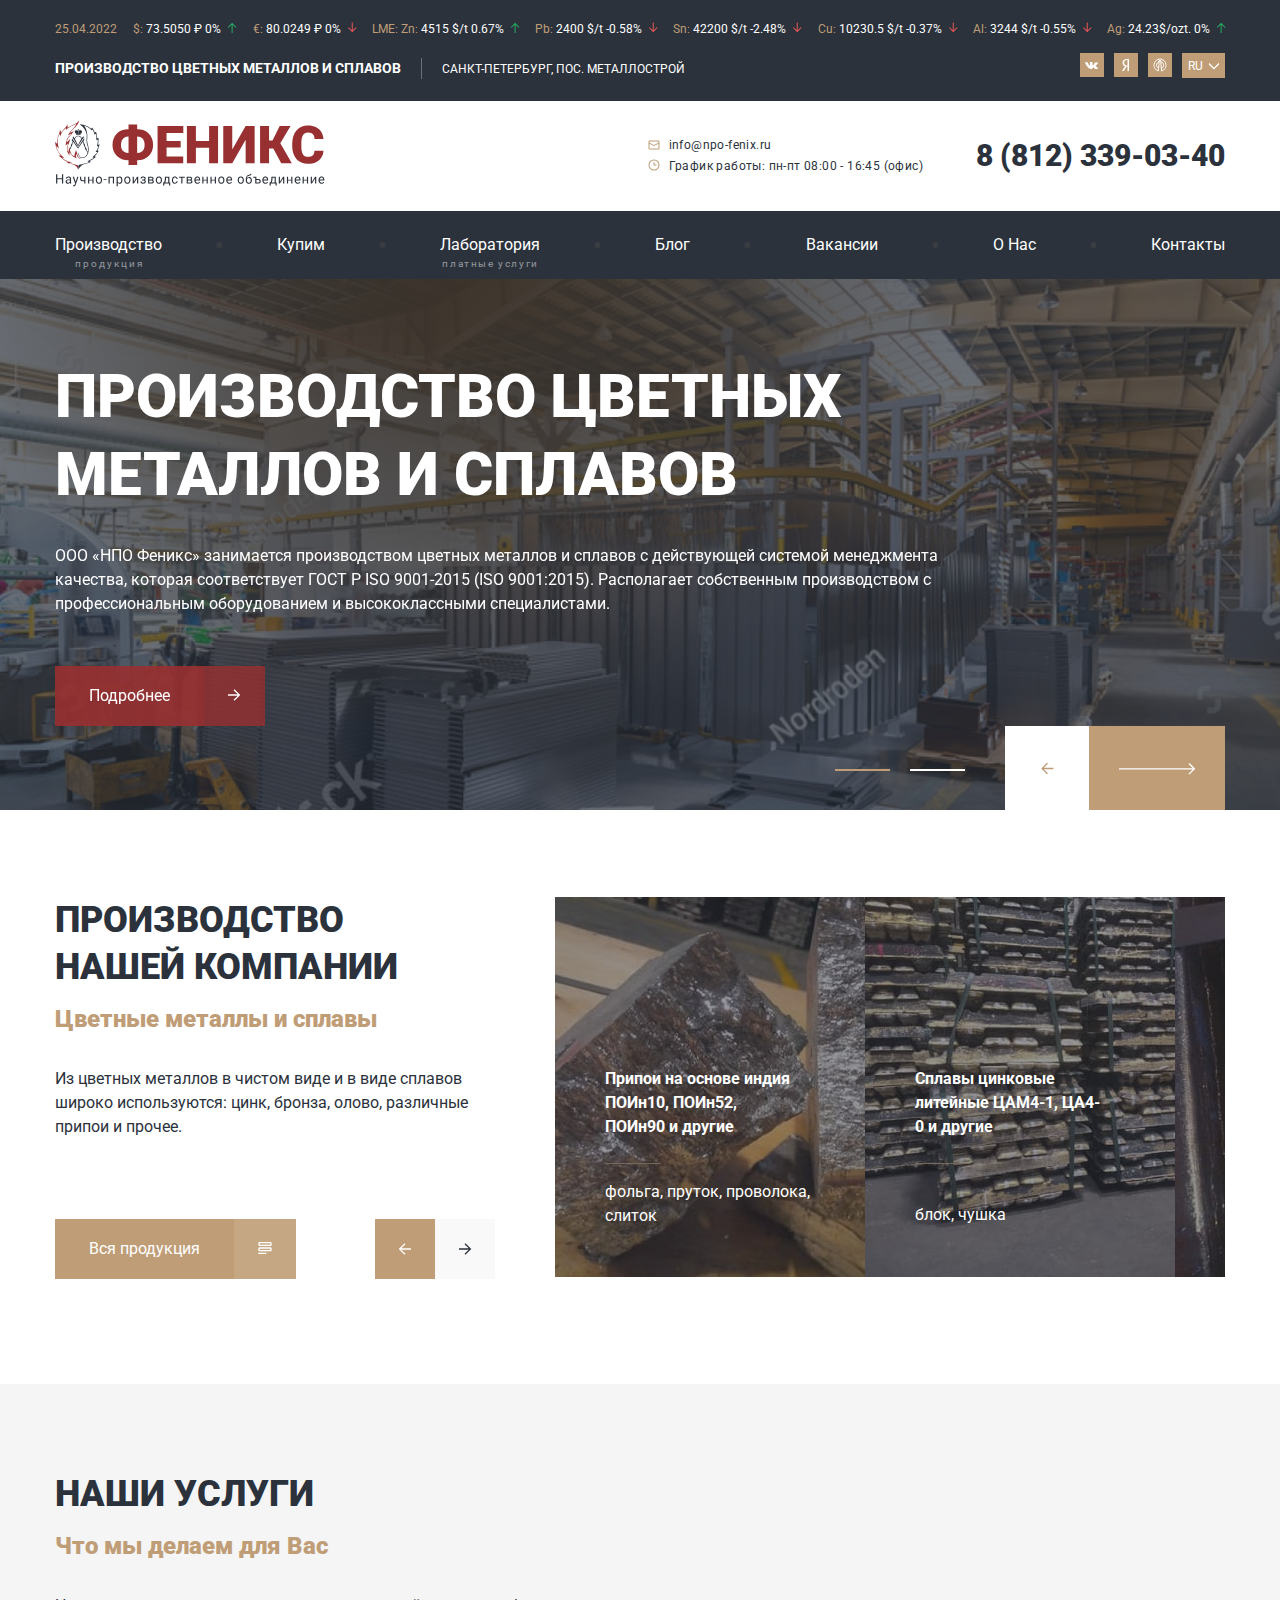
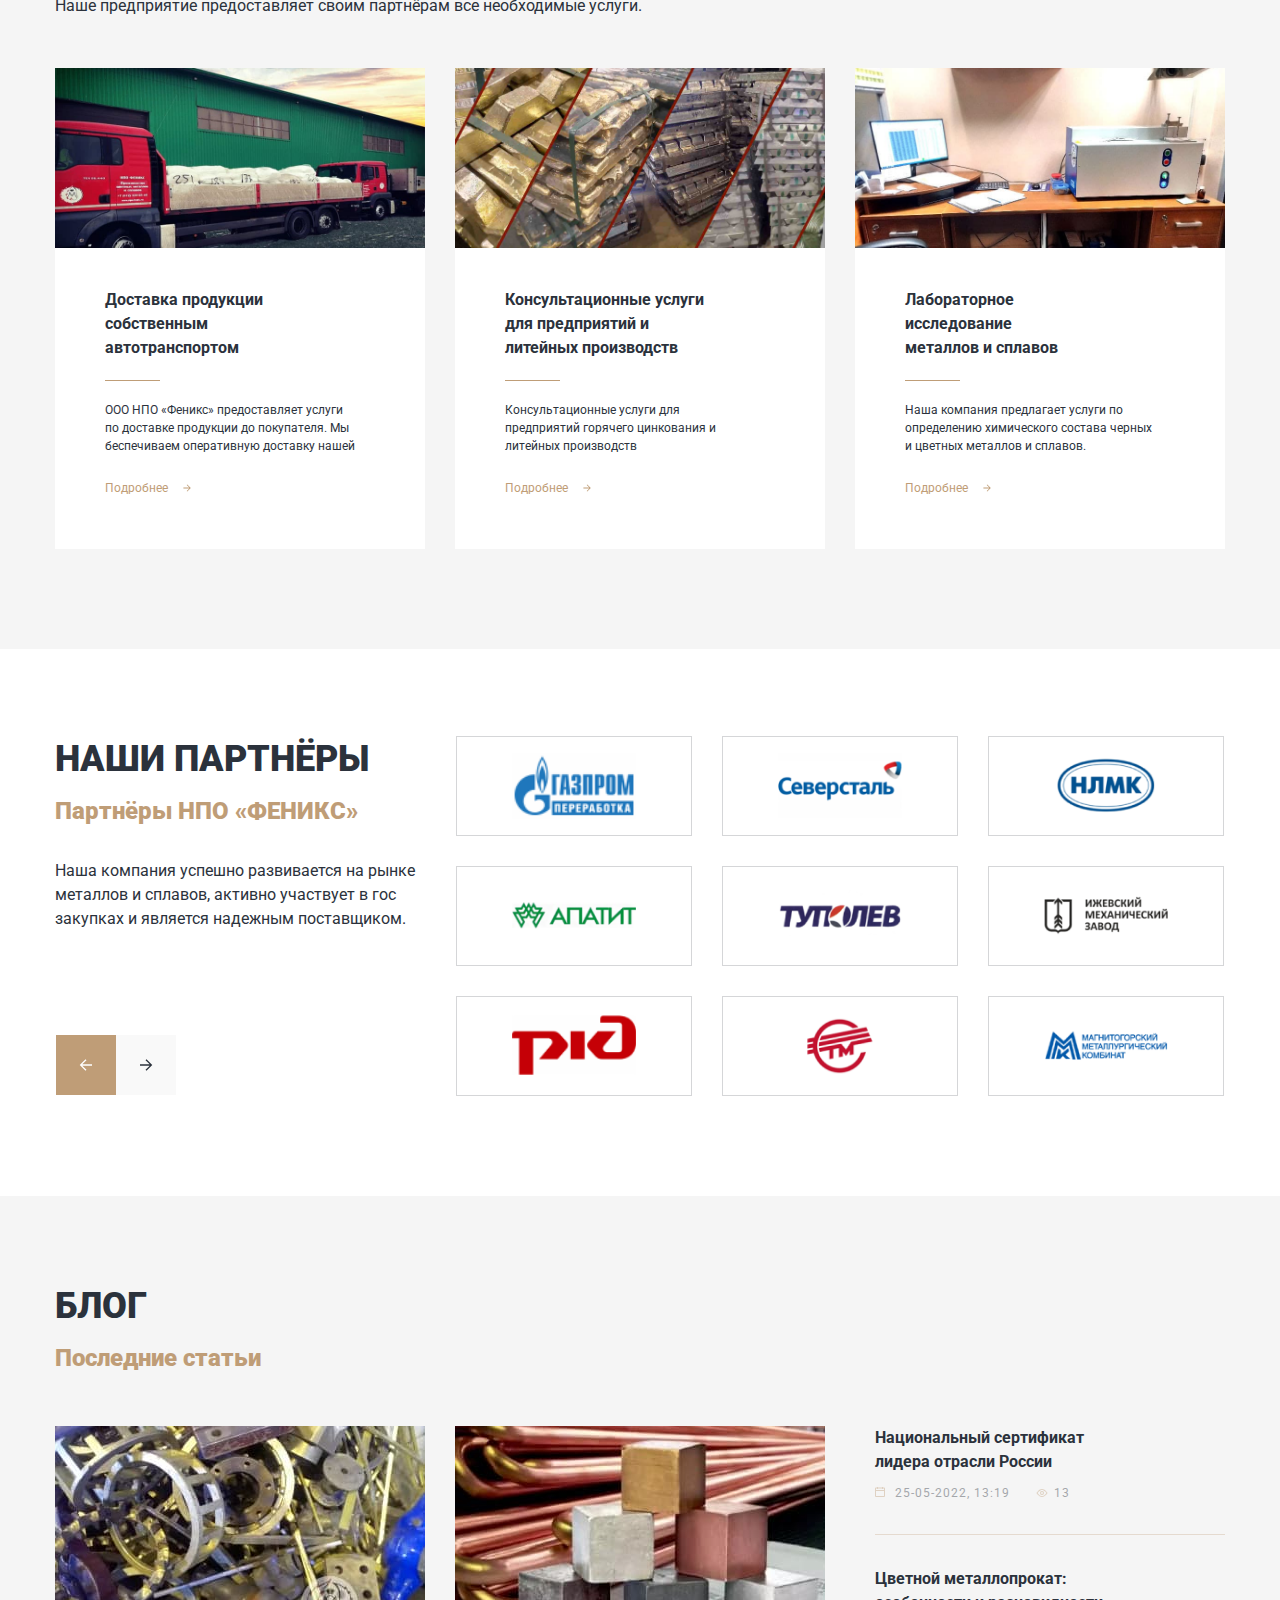
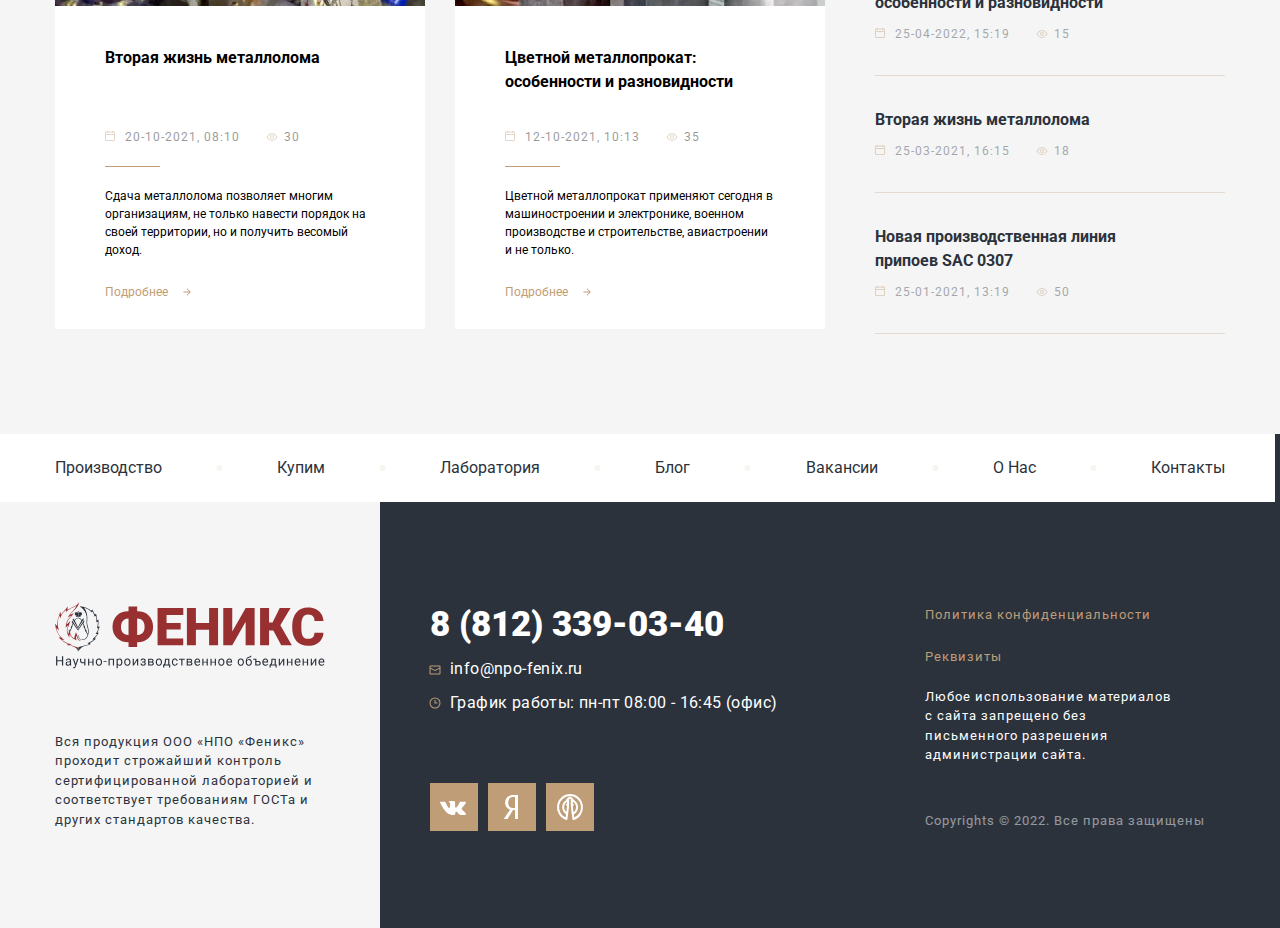
<file: index.html>
<!DOCTYPE html>
<html lang="ru">

<head>
   <meta charset="UTF-8">
   <meta http-equiv="X-UA-Compatible" content="IE=edge">
   <meta name="viewport" content="width=device-width, initial-scale=1.0">
   <title>Феникс</title>
   <link rel="preconnect" href="https://fonts.googleapis.com">
   <link rel="preconnect" href="https://fonts.gstatic.com" crossorigin>
   <link href="https://fonts.googleapis.com/css2?family=Roboto:wght@400;700;900&display=swap" rel="stylesheet">
   <link rel="stylesheet" href="css/style.min.css">
</head>

<body>


   <div class="wrapper">
      <div class="btn__up">&uarr;</div>
      <header class="header">
         <div class="header__inner">
            <div class="header__top">
               <div class="header__top-inner">
                  <div class="container">
                     <ul class="quotations__list">
                        <li class="quotations__item quotations__data">25.04.2022</li>
                        <li class="quotations__item quotations__price price__arrow--up "><span
                              class="quotations__price--color">$:</span>73.5050 ₽ 0%</li>
                        <li class="quotations__item quotations__price price__arrow--down"><span
                              class="quotations__price--color">€:</span>80.0249 ₽ 0%</li>
                        <li class="quotations__item quotations__price price__arrow--up"><span
                              class="quotations__price--color">LME: Zn:</span>4515 $/t 0.67%</li>
                        <li class="quotations__item quotations__price price__arrow--down"><span
                              class="quotations__price--color">Pb:</span>2400 $/t -0.58%</li>
                        <li class="quotations__item quotations__price price__arrow--down"><span
                              class="quotations__price--color">Sn:</span>42200 $/t -2.48%</li>
                        <li class="quotations__item quotations__price price__arrow--down"><span
                              class="quotations__price--color">Cu:</span>10230.5 $/t -0.37%</li>
                        <li class="quotations__item quotations__price price__arrow--down"><span
                              class="quotations__price--color">Al:</span>3244 $/t -0.55%</li>
                        <li class="quotations__item quotations__price price__arrow--up"><span
                              class="quotations__price--color">Ag:</span>24.23$/ozt. 0% </li>
                     </ul>
                     <div class="header__top-info">
                        <div class="top-info__text">
                           <h1 class="top-info__text-description" data-da=".header__body,450,first">производство
                              цветных металлов и сплавов</h1>
                           <p class="top-info__text-address" data-da=".menu__list,760,last">Санкт-Петербург, пос.
                              металлострой</p>
                        </div>
                        <div class="top-info__social">
                           <ul class="top-info__social-list" data-da=".menu__list,465,last">
                              <li class="top-info__social-item">
                                 <a class="top-info__social-link" href="#">
                                    <svg width="24" height="24" viewBox="0 0 24 24" fill="none"
                                       xmlns="http://www.w3.org/2000/svg">
                                       <rect width="24" height="24" fill="#BF9D77" />
                                       <path
                                          d="M17.8792 15.2808C17.8792 15.2329 17.8275 15.2329 17.8275 15.1849C17.6206 14.8014 17.1551 14.3219 16.5344 13.7945C16.2241 13.5548 16.0689 13.363 15.9655 13.2671C15.8103 13.0753 15.8103 12.9315 15.862 12.7397C15.9137 12.5959 16.1206 12.3562 16.4827 11.9247C16.6896 11.6849 16.793 11.5411 16.9482 11.3973C17.7241 10.4384 18.0861 9.81506 17.9827 9.52739L17.931 9.47945C17.8793 9.43151 17.8275 9.38356 17.7241 9.38356C17.6206 9.33562 17.4655 9.33562 17.3103 9.38356H15.3448C15.2931 9.38356 15.293 9.38356 15.1896 9.38356C15.1379 9.38356 15.0862 9.38356 15.0862 9.38356H15.0344H14.9827L14.931 9.4315C14.8793 9.47945 14.8793 9.47945 14.8793 9.52739C14.6724 10.0548 14.4137 10.4863 14.1551 10.9658C14 11.2055 13.8448 11.4452 13.6896 11.637C13.5344 11.8288 13.431 11.9726 13.3275 12.0685C13.2241 12.1644 13.1206 12.2123 13.0689 12.3082C13.0172 12.3562 12.9138 12.4041 12.9138 12.3562C12.862 12.3562 12.8103 12.3562 12.8103 12.3082C12.7586 12.2603 12.7069 12.2123 12.6551 12.1644C12.6034 12.1164 12.6034 12.0205 12.5517 11.9247C12.5517 11.8288 12.5517 11.7329 12.5517 11.6849C12.5517 11.637 12.5517 11.4932 12.5517 11.3973C12.5517 11.2534 12.5517 11.1575 12.5517 11.1096C12.5517 10.9658 12.5517 10.774 12.5517 10.5822C12.5517 10.3904 12.5517 10.2466 12.5517 10.1507C12.5517 10.0548 12.5517 9.91096 12.5517 9.81507C12.5517 9.67123 12.5517 9.57534 12.5517 9.52739C12.5517 9.47945 12.5 9.38356 12.5 9.33562C12.4482 9.28767 12.3965 9.23972 12.3448 9.19178C12.2931 9.14383 12.1896 9.14383 12.1379 9.09589C11.8793 9.04794 11.5689 9 11.2069 9C10.3793 9 9.81033 9.04795 9.60343 9.14384C9.49998 9.19178 9.39653 9.23972 9.34481 9.33562C9.24136 9.43151 9.24136 9.47945 9.29308 9.47945C9.5517 9.5274 9.7586 9.62328 9.86205 9.76712L9.91378 9.86302C9.9655 9.91096 9.96549 10.0068 10.0172 10.1507C10.0689 10.2945 10.0689 10.4384 10.0689 10.6301C10.0689 10.9178 10.0689 11.2055 10.0689 11.3973C10.0689 11.637 10.0172 11.7808 10.0172 11.9247C10.0172 12.0685 9.9655 12.1644 9.91378 12.2123C9.86205 12.3082 9.86205 12.3562 9.81032 12.3562C9.81032 12.3562 9.81032 12.4041 9.75859 12.4041C9.70687 12.4041 9.65515 12.4521 9.5517 12.4521C9.49998 12.4521 9.39653 12.4041 9.34481 12.3562C9.24136 12.3082 9.13791 12.2123 9.08619 12.1164C8.98274 12.0205 8.87929 11.8767 8.77584 11.6849C8.6724 11.4931 8.51722 11.3014 8.41377 11.0137L8.31033 10.8219C8.25861 10.726 8.15516 10.5342 8.05171 10.2945C7.94827 10.0548 7.84481 9.86302 7.74137 9.62329C7.68964 9.5274 7.63793 9.47945 7.5862 9.4315H7.53447C7.53447 9.4315 7.48274 9.38356 7.43102 9.38356C7.3793 9.38356 7.32758 9.33562 7.27586 9.33562H5.41379C5.2069 9.33562 5.10345 9.38356 5.05173 9.4315L5 9.47945C5 9.47945 5 9.5274 5 9.57534C5 9.62329 5 9.67123 5.05173 9.76712C5.31035 10.3425 5.62069 10.9178 5.93103 11.4932C6.24137 12.0205 6.55172 12.5 6.75862 12.8356C7.01724 13.1712 7.22413 13.5069 7.48275 13.7945C7.74137 14.0822 7.89654 14.274 7.94826 14.3699C8.05171 14.4658 8.10343 14.5137 8.15515 14.5616L8.31033 14.7055C8.41378 14.8014 8.56895 14.9452 8.77584 15.089C8.98274 15.2329 9.24136 15.3767 9.49998 15.5205C9.75859 15.6644 10.0689 15.7603 10.3793 15.8562C10.7414 15.9521 11.0517 16 11.362 15.9521H12.1379C12.2931 15.9521 12.3965 15.9041 12.5 15.8082L12.5517 15.7603C12.5517 15.7123 12.6034 15.7123 12.6034 15.6644C12.6034 15.6164 12.6034 15.5685 12.6034 15.4726C12.6034 15.2808 12.6034 15.137 12.6551 14.9932C12.7069 14.8493 12.7069 14.7534 12.7586 14.6575C12.8103 14.5616 12.862 14.5137 12.9138 14.4658C12.9655 14.4178 13.0172 14.3699 13.0172 14.3699H13.0689C13.1724 14.3219 13.3275 14.3699 13.431 14.4658C13.5862 14.5616 13.7413 14.7055 13.8448 14.8493C13.9482 14.9932 14.1034 15.137 14.3103 15.3288C14.5172 15.5206 14.6724 15.6644 14.7758 15.7123L14.931 15.8082C15.0344 15.8562 15.1379 15.9041 15.2931 15.9521C15.4482 16 15.5517 16 15.6551 16L17.4137 15.9521C17.5689 15.9521 17.7241 15.9041 17.8275 15.8562C17.931 15.8082 17.9827 15.7603 17.9827 15.6644C17.9827 15.6164 17.9827 15.5206 17.9827 15.4726C17.8792 15.3767 17.8792 15.3288 17.8792 15.2808Z"
                                          fill="white" />
                                    </svg>
                                 </a>
                              </li>
                              <li class="top-info__social-item">
                                 <a class="top-info__social-link" href="#">
                                    <svg width="24" height="24" viewBox="0 0 24 24" fill="none"
                                       xmlns="http://www.w3.org/2000/svg">
                                       <rect width="24" height="24" fill="#BF9D77" />
                                       <path
                                          d="M13.4987 12.528H12.6797C11.3928 12.528 10.1449 11.7601 10.1449 9.83991C10.1449 7.84006 11.3149 7.02401 12.5042 7.02401H13.4987V12.528ZM14.7855 6H12.5629C10.3786 6 8.52674 7.36023 8.52674 10.0001C8.52674 11.5841 9.4236 12.7521 11.0226 13.3278L8.0391 17.7439C7.94147 17.8879 8.0391 18 8.19489 18H9.57939C9.69623 18 9.77466 17.968 9.8136 17.8879L12.5239 13.552H13.4987V17.8879C13.4987 17.9361 13.5573 18 13.6352 18H14.8442C14.9611 18 15 17.9518 15 17.8722V6.1598C15 6.04816 14.9221 6 14.7855 6Z"
                                          fill="white" />
                                    </svg>
                                 </a>
                              </li>
                              <li class="top-info__social-item">
                                 <a class="top-info__social-link" href="#">
                                    <svg width="24" height="24" viewBox="0 0 24 24" fill="none"
                                       xmlns="http://www.w3.org/2000/svg">
                                       <rect width="24" height="24" fill="#BF9D77" />
                                       <path
                                          d="M12.888 8.61275C13.6073 8.7914 14.2524 9.1987 14.7302 9.77585C15.2079 10.353 15.4936 11.0702 15.5461 11.8238C15.5985 12.5775 15.415 13.3286 15.022 13.9689C14.629 14.6092 14.0468 15.1055 13.3594 15.3861M13.3594 15.3861L12.8676 11.4559L13.4095 10.8137H12.8528L12.8918 8.61279V8.53135H13.3038V8.24534L11.962 7.24903L10.6202 8.24534V8.53324H11.0322L11.0323 8.6696M13.3594 15.3861L13.6879 18C15.07 17.5865 16.2602 16.6794 17.0412 15.4443C17.8222 14.2093 18.1419 12.7287 17.9418 11.273C17.7418 9.81736 17.0353 8.48369 15.9515 7.51561C14.8678 6.54752 13.4789 6.00962 12.0387 6.00013C10.5985 5.99064 9.20301 6.5102 8.10707 7.46393C7.01113 8.41765 6.28789 9.7419 6.06944 11.1948C5.85098 12.6477 6.15188 14.1324 6.91719 15.3776C7.68251 16.6228 8.86115 17.5456 10.2379 17.9773L10.5757 15.3028L11.0582 11.4502L10.5163 10.8081H11.073L11.0323 8.6696M11.0323 8.6696C10.3604 8.88274 9.76716 9.29791 9.33025 9.86081C8.89334 10.4237 8.63309 11.1081 8.58356 11.8244C8.53403 12.5408 8.69752 13.2557 9.05264 13.8756C9.40777 14.4956 9.93798 14.9917 10.5739 15.299"
                                          stroke="white" stroke-linecap="round" stroke-linejoin="round" />
                                    </svg>
                                 </a>
                              </li>
                              <li class="top-info__social-item">
                                 <div class="language-switch__box" data-spollers>
                                    <div class="select__language-body">
                                       <span class="select__language">RU</span>
                                       <button class="language-switch__btn" data-spoller></button>
                                       <ul class="select__language-list">
                                          <li class="select__language-item">
                                             <a class="select__language-link" href="#">EN</a>
                                          </li>
                                          <li class="select__language-item">
                                             <a class="select__language-link" href="#">DEU</a>
                                          </li>
                                          <li class="select__language-item">
                                             <a class="select__language-link" href="#">FR</a>
                                          </li>
                                       </ul>
                                    </div>
                                 </div>
                              </li>
                           </ul>
                        </div>
                     </div>
                  </div>
               </div>
            </div>

            <div class="header__body">
               <div class="container">
                  <div class="header__body-inner">
                     <a class="header__logo" href="#">
                        <img class="header__logo-img" src="images/logo.svg" alt="логотип">
                     </a>
                     <div class="header__body-contacts" data-da=".menu__list,600,last">
                        <div class="contacts__info">
                           <a class="contacts__info-mail" href="mailto:info@npo-fenix.ru">info@npo-fenix.ru</a>
                           <p class="contacts__info-schedule">График работы: пн-пт 08:00 - 16:45 (офис)</p>
                        </div>
                        <div class="contacts__phone">
                           <a class="contacts__phone-number" href="tel:88123390340">8 (812) 339-03-40</a>
                        </div>
                     </div>
                     <a class="mobile-phone" href="tel:88123390340">
                        <img class="mobile-phone__img" src="images/icons/phone-mobile.svg" alt="">
                     </a>
                     <div class="icon-menu__inner">
                        <button type="button" class="icon-menu"><span></span></button>
                     </div>
                  </div>
               </div>
            </div>

            <div class="header__bottom">
               <div class="container">
                  <nav class="menu">
                     <ul class="menu__list">
                        <li class="menu__item">
                           <a class="menu__link " href="production-page.html">
                              Производство
                              <span class="products__sub-text">продукция</span>
                           </a>
                        </li>
                        <li class="menu__item">
                           <a class="menu__link" href="buy-page.html">Купим</a>
                        </li>
                        <li class="menu__item">
                           <a class="menu__link" href="laboratory-page.html">
                              Лаборатория
                              <span class="products__sub-text products__sub-text-lab ">платные услуги</span>
                           </a>
                        </li>
                        <li class="menu__item">
                           <a class="menu__link" href="blog-page.html">Блог</a>
                        </li>
                        <li class=" menu__item">
                           <a class="menu__link" href="vacancies-page.html">Вакансии</a>
                        </li>
                        <li class="menu__item">
                           <a class="menu__link" href="about-page.html">О Нас</a>
                        </li>
                        <li class="menu__item">
                           <a class="menu__link" href="contacts-page.html">Контакты</a>
                        </li>
                     </ul>
                  </nav>
               </div>
            </div>
         </div>

         <div class="header__content">
            <div class="header__color-circle">
               <div class="header__dark-bg"></div>
               <div class="container">
                  <div class="header__content-slider">
                     <div class="header-slider">
                        <div class="header-slider__item">
                           <h2 class="header-slider__title">Производство цветных <br> металлов и сплавов</h2>
                           <p class="header-slider__info  header-slider__info-two">
                              ООО «НПО Феникс» занимается производством цветных металлов и сплавов с действующей
                              системой менеджмента качества, которая соответствует ГОСТ Р ISO 9001-2015 (ISO 9001:2015).
                              Располагает собственным производством с профессиональным оборудованием и высококлассными
                              специалистами.
                           </p>
                           <a class="header-slider__btn" href="production-page.html">
                              <p class="slider__btn-text">
                                 Подробнее
                              </p>
                              <p class="slider__btn-img">
                                 <svg width="13" height="12" viewBox="0 0 13 12" fill="none"
                                    xmlns="http://www.w3.org/2000/svg">
                                    <path fill-rule="evenodd" clip-rule="evenodd"
                                       d="M9.72386 6.66672H0V5.33338H9.72386L5.5286 1.13812L6.47141 0.195312L12.2761 6.00005L6.47141 11.8048L5.5286 10.862L9.72386 6.66672Z"
                                       fill="white" />
                                 </svg>
                              </p>
                           </a>
                        </div>

                        <div class="header-slider__item">
                           <h2 class="header-slider__title">Собственная <br> лаборатория</h2>
                           <p class="header-slider__info">
                              ООО НПО «Феникс» обладает собственной, аккредитованной и сертифицированной лабораторией по
                              определению химического состава черных и цветных металлов и их сплавов.
                           </p>
                           <a class="header-slider__btn" href="laboratory-page.html">
                              <p class="slider__btn-text">
                                 Подробнее
                              </p>
                              <p class="slider__btn-img">
                                 <svg width="13" height="12" viewBox="0 0 13 12" fill="none"
                                    xmlns="http://www.w3.org/2000/svg">
                                    <path fill-rule="evenodd" clip-rule="evenodd"
                                       d="M9.72386 6.66672H0V5.33338H9.72386L5.5286 1.13812L6.47141 0.195312L12.2761 6.00005L6.47141 11.8048L5.5286 10.862L9.72386 6.66672Z"
                                       fill="white" />
                                 </svg>
                              </p>
                           </a>
                        </div>

                     </div>
                  </div>
               </div>
            </div>
         </div>
      </header>

      <main class="main">
         <section class="production">
            <div class="container">
               <div class="production__inner">
                  <div class="production__content">
                     <div class="section-title__block  production-title__block">
                        <h2 class="section-title production-title">Производство нашей компании</h2>
                        <h5 class="section__sub-title production__sub-title">Цветные металлы и сплавы</h5>
                        <p class="section-title__text production-title__text">
                           Из цветных металлов в чистом виде и в виде сплавов широко используются: цинк, бронза, олово,
                           различные припои и прочее.
                        </p>
                     </div>
                     <a class="header-slider__btn  production-slider__btn " href="production-page.html"
                        data-da=".production-slider__inner,767,last">
                        <p class="slider__btn-text  production__btn-text">
                           Вся продукция
                        </p>
                        <p class="slider__btn-img production__btn-img  ">
                           <svg width="14" height="12" viewBox="0 0 14 12" fill="none"
                              xmlns="http://www.w3.org/2000/svg">
                              <path fill-rule="evenodd" clip-rule="evenodd"
                                 d="M12.4532 0H1.54415C0.874716 0 0.332031 0.596954 0.332031 1.33333V2.66667C0.332031 3.40305 0.874716 4 1.54415 4H12.4532C13.1227 4 13.6654 3.40305 13.6654 2.66667V1.33333C13.6654 0.596954 13.1227 0 12.4532 0ZM1.54415 5.33301H12.4532C13.1227 5.33301 13.6654 5.92996 13.6654 6.66634V7.99967C13.6654 8.73605 13.1227 9.33301 12.4532 9.33301H1.54415C0.874716 9.33301 0.332031 8.73605 0.332031 7.99967V6.66634C0.332031 5.92996 0.874716 5.33301 1.54415 5.33301ZM1.66406 6.66602V7.99935H12.3307V6.66602H1.66406ZM1.66406 1.33301V2.66634H12.3307V1.33301H1.66406ZM8.33203 10.667H0.332031V12.0003H8.33203V10.667Z"
                                 fill="white" />
                           </svg>
                        </p>
                     </a>
                  </div>
                  <div class="production-slider__inner">
                     <div class="production-slider">
                        <div class="production-slider__item">
                           <a class="production-slider__item-inner" href="production-page.html">
                              <div class="production-title__body">
                                 <p class="production-slider__title">
                                    Припои на основе индия ПОИн10, ПОИн52, ПОИн90 и другие
                                 </p>
                                 <p class="production-slider__text">
                                    фольга, пруток, проволока, слиток
                                 </p>
                              </div>
                              <div class="production-slider__img">
                                 <img class="production__img" src="images/slider-production/11.jpg" alt="">
                              </div>
                           </a>
                        </div>
                        <div class="production-slider__item">
                           <a class="production-slider__item-inner" href="production-page.html">
                              <div class="production-title__body">
                                 <p class="production-slider__title">
                                    Сплавы цинковые литейные ЦАМ4-1, ЦА4-0 и другие
                                 </p>
                                 <p class="production-slider__text">
                                    блок, чушка
                                 </p>
                              </div>
                              <div class="production-slider__img">
                                 <img class="production__img" src="images/slider-production/12.jpg" alt="">
                              </div>
                           </a>
                        </div>
                        <div class="production-slider__item">
                           <a class="production-slider__item-inner" href="production-page.html">
                              <div class="production-title__body">
                                 <p class="production-slider__title">
                                    Олово О1, О1 пч, О2
                                 </p>
                                 <p class="production-slider__text">
                                    чушка, пруток, проволока, аноды, гранулы
                                 </p>
                              </div>
                              <div class="production-slider__img">
                                 <img class="production__img" src="images/slider-production/13.jpg" alt="">
                              </div>
                           </a>
                        </div>
                     </div>
                  </div>
               </div>
            </div>
         </section>

         <section class="services">
            <div class="container">
               <div class="section-title__block  services-title__block">
                  <h2 class="section-title services-title">Наши услуги</h2>
                  <h5 class="section__sub-title services__sub-title">Что мы делаем для Вас</h5>
                  <p class="section-title__text services-title__text">
                     Наше предприятие предоставляет своим партнёрам все необходимые услуги.
                  </p>
               </div>
               <div class="services__inner">
                  <ul class="services__items">
                     <li class="services__item">
                        <div class="services__body">
                           <div class="services__hover-logo">
                              <div class="services__picture">
                                 <img class="services__images" src="images/services/1.jpg" alt="изображение ">
                              </div>
                           </div>
                           <div class="services__info">
                              <p class="services__title">
                                 Доставка продукции собственным автотранспортом
                              </p>
                              <p class="services__text">
                                 ООО НПО «Феникс» предоставляет услуги по доставке продукции до покупателя. Мы
                                 беспечиваем
                                 оперативную доставку нашей
                              </p>
                              <a class="services__btn" href="shipping-page.html">
                                 Подробнее
                                 <svg width="10" height="10" viewBox="0 0 10 10" fill="none"
                                    xmlns="http://www.w3.org/2000/svg">
                                    <path fill-rule="evenodd" clip-rule="evenodd"
                                       d="M7.79289 5.50004H0.5V4.50004H7.79289L4.64645 1.35359L5.35355 0.646484L9.70711 5.00004L5.35355 9.35359L4.64645 8.64649L7.79289 5.50004Z"
                                       fill="#BF9D77" />
                                 </svg>
                              </a>
                           </div>
                        </div>
                     </li>
                     <li class="services__item">
                        <div class="services__body">
                           <div class="services__hover-logo">
                              <div class="services__picture">
                                 <img class="services__images" src="images/services/2.png" alt="изображение ">
                              </div>
                           </div>
                           <div class="services__info">
                              <p class="services__title">
                                 Консультационные услуги для предприятий и литейных производств
                              </p>
                              <p class="services__text">
                                 Консультационные услуги для предприятий горячего цинкования и литейных производств
                              </p>
                              <a class="services__btn" href="consultations-page.html">
                                 Подробнее
                                 <svg width="10" height="10" viewBox="0 0 10 10" fill="none"
                                    xmlns="http://www.w3.org/2000/svg">
                                    <path fill-rule="evenodd" clip-rule="evenodd"
                                       d="M7.79289 5.50004H0.5V4.50004H7.79289L4.64645 1.35359L5.35355 0.646484L9.70711 5.00004L5.35355 9.35359L4.64645 8.64649L7.79289 5.50004Z"
                                       fill="#BF9D77" />
                                 </svg>
                              </a>
                           </div>
                        </div>
                     </li>
                     <li class="services__item">
                        <div class="services__body">
                           <div class="services__hover-logo">
                              <div class="services__picture">
                                 <img class="services__images" src="images/services/3.jpg" alt="изображение ">
                              </div>
                           </div>
                           <div class="services__info">
                              <p class="services__title">
                                 Лабораторное исследование <br> металлов и сплавов
                              </p>
                              <p class="services__text">
                                 Наша компания предлагает услуги по определению химического состава черных и цветных
                                 металлов и сплавов.
                              </p>
                              <a class="services__btn" href="laboratory-page.html">
                                 Подробнее
                                 <svg width="10" height="10" viewBox="0 0 10 10" fill="none"
                                    xmlns="http://www.w3.org/2000/svg">
                                    <path fill-rule="evenodd" clip-rule="evenodd"
                                       d="M7.79289 5.50004H0.5V4.50004H7.79289L4.64645 1.35359L5.35355 0.646484L9.70711 5.00004L5.35355 9.35359L4.64645 8.64649L7.79289 5.50004Z"
                                       fill="#BF9D77" />
                                 </svg>
                              </a>
                           </div>
                        </div>
                     </li>
                  </ul>
               </div>
            </div>
         </section>

         <section class="partners">
            <div class="container">
               <div class="partners__inner">
                  <div class="partners__content">
                     <div class="section-title__block  partners-title__block">
                        <h2 class="section-title partners-title">Наши партнёры</h2>
                        <h5 class="section__sub-title partners__sub-title">Партнёры НПО «ФЕНИКС»</h5>
                        <p class="section-title__text partners-title__text">
                           Наша компания успешно развивается на рынке металлов и сплавов, активно участвует в гос
                           закупках
                           и
                           является надежным поставщиком.
                        </p>
                     </div>
                  </div>
                  <div class="partners-slider__inner">
                     <div class="partners-slider">
                        <div class="partners-slider__item">
                           <ul class="list__items">
                              <li class="list__item">
                                 <img class="partners-slider__img" src="images/slider-partners/1.png" alt="">
                              </li>
                              <li class="list__item">
                                 <img class="partners-slider__img" src="images/slider-partners/2.png" alt="">
                              </li>
                              <li class="list__item">
                                 <img class="partners-slider__img" src="images/slider-partners/3.png" alt="">
                              </li>
                              <li class="list__item">
                                 <img class="partners-slider__img" src="images/slider-partners/4.png" alt="">
                              </li>
                              <li class="list__item">
                                 <img class="partners-slider__img" src="images/slider-partners/5.png" alt="">
                              </li>
                              <li class="list__item">
                                 <img class="partners-slider__img" src="images/slider-partners/6.png" alt="">
                              </li>
                              <li class="list__item">
                                 <img class="partners-slider__img" src="images/slider-partners/7.png" alt="">
                              </li>
                              <li class="list__item">
                                 <img class="partners-slider__img" src="images/slider-partners/8.png" alt="">
                              </li>
                              <li class="list__item">
                                 <img class="partners-slider__img" src="images/slider-partners/9.png" alt="">
                              </li>
                           </ul>
                        </div>
                        <div class="partners-slider__item">
                           <ul class="list__items">
                              <li class="list__item">
                                 <img class="partners-slider__img" src="images/slider-partners/10.png" alt="">
                              </li>
                              <li class="list__item">
                                 <img class="partners-slider__img" src="images/slider-partners/11.png" alt="">
                              </li>
                              <li class="list__item">
                                 <img class="partners-slider__img" src="images/slider-partners/12.png" alt="">
                              </li>
                              <li class="list__item">
                                 <img class="partners-slider__img" src="images/slider-partners/13.png" alt="">
                              </li>
                              <li class="list__item">
                                 <img class="partners-slider__img" src="images/slider-partners/14.png" alt="">
                              </li>
                              <li class="list__item">
                                 <img class="partners-slider__img" src="images/slider-partners/15.png" alt="">
                              </li>
                              <li class="list__item">
                                 <img class="partners-slider__img" src="images/slider-partners/16.png" alt="">
                              </li>
                              <li class="list__item">
                                 <img class="partners-slider__img" src="images/slider-partners/17.png" alt="">
                              </li>
                              <li class="list__item">
                                 <img class="partners-slider__img" src="images/slider-partners/18.png" alt="">
                              </li>
                           </ul>
                        </div>
                     </div>
                  </div>
               </div>
            </div>
         </section>

         <section class="blog">
            <div class="container">
               <div class="section-title__block  blog-title__block">
                  <h2 class="section-title blog-title">Блог</h2>
                  <h5 class="section__sub-title blog__sub-title">Последние статьи</h5>
               </div>
               <div class="blog__inner">
                  <div class="blog__body">
                     <ul class=" blog__items">
                        <li class=" blog__item">
                           <div class="blog__body-inner">
                              <div class="blog__picture">
                                 <img class="blog__images" src="images/blog-1.jpg" alt="изображение ">
                              </div>
                              <div class="blog__info ">
                                 <div class="blog__info-wrapper">
                                    <h3 class="blog__title ">
                                       Вторая жизнь металлолома
                                    </h3>
                                    <p class="blog__data ">
                                       20-10-2021, 08:10
                                       <span class="blog__data-number">30</span>
                                    </p>
                                    <p class="blog__text">
                                       Сдача металлолома позволяет многим организациям, не только навести порядок на
                                       своей
                                       территории, но и получить весомый доход.
                                    </p>
                                 </div>
                                 <a class="blog__btn" href="blog-page.html">
                                    Подробнее
                                    <svg width="10" height="10" viewBox="0 0 10 10" fill="none"
                                       xmlns="http://www.w3.org/2000/svg">
                                       <path fill-rule="evenodd" clip-rule="evenodd"
                                          d="M7.79289 5.50004H0.5V4.50004H7.79289L4.64645 1.35359L5.35355 0.646484L9.70711 5.00004L5.35355 9.35359L4.64645 8.64649L7.79289 5.50004Z"
                                          fill="#BF9D77" />
                                    </svg>
                                 </a>
                              </div>
                           </div>
                        </li>
                        <li class=" blog__item">
                           <div class="blog__body-inner">
                              <div class="blog__picture">
                                 <img class="blog__images" src="images/blog-2.jpg" alt="изображение ">
                              </div>
                              <div class="blog__info ">
                                 <div class="blog__info-wrapper">
                                    <h3 class="blog__title ">
                                       Цветной металлопрокат: особенности и разновидности
                                    </h3>
                                    <p class="blog__data ">
                                       12-10-2021, 10:13
                                       <span class="blog__data-number">35</span>
                                    </p>
                                    <p class="blog__text">
                                       Цветной металлопрокат применяют сегодня в машиностроении и электронике,
                                       военном
                                       производстве и строительстве, авиастроении и не только.
                                    </p>
                                 </div>
                                 <a class="blog__btn" href="blog-page.html">
                                    Подробнее
                                    <svg width="10" height="10" viewBox="0 0 10 10" fill="none"
                                       xmlns="http://www.w3.org/2000/svg">
                                       <path fill-rule="evenodd" clip-rule="evenodd"
                                          d="M7.79289 5.50004H0.5V4.50004H7.79289L4.64645 1.35359L5.35355 0.646484L9.70711 5.00004L5.35355 9.35359L4.64645 8.64649L7.79289 5.50004Z"
                                          fill="#BF9D77" />
                                    </svg>
                                 </a>
                              </div>
                           </div>
                        </li>
                     </ul>
                  </div>
                  <aside class="blog__aside">
                     <div class="aside-blog__inner">
                        <ul class="aside-blog__items">
                           <li class="aside-blog__item">
                              <a class="aside-item__box" href="blog-page.html">
                                 <div class="aside__info-wrapper ">
                                    <h3 class="aside-item__title">
                                       Национальный сертификат лидера отрасли России
                                    </h3>
                                    <p class="aside__data ">
                                       25-05-2022, 13:19
                                       <span class="aside__data-number">13</span>
                                    </p>
                                 </div>
                              </a>
                           </li>
                           <li class="aside-blog__item">
                              <a class="aside-item__box" href="blog-page.html">
                                 <div class=" aside__info-wrapper ">
                                    <h3 class="aside-item__title">
                                       Цветной металлопрокат: особенности и разновидности
                                    </h3>
                                    <p class="aside__data ">
                                       25-04-2022, 15:19
                                       <span class="aside__data-number">15</span>
                                    </p>
                                 </div>
                              </a>
                           </li>
                           <li class="aside-blog__item">
                              <a class="aside-item__box" href="blog-page.html">
                                 <div class=" aside__info-wrapper ">
                                    <h3 class="aside-item__title">
                                       Вторая жизнь металлолома
                                    </h3>
                                    <p class="aside__data ">
                                       25-03-2021, 16:15
                                       <span class="aside__data-number">18</span>
                                    </p>
                                 </div>
                              </a>
                           </li>
                           <li class="aside-blog__item">
                              <a class="aside-item__box" href="blog-page.html">
                                 <div class=" aside__info-wrapper ">
                                    <h3 class="aside-item__title">
                                       Новая производственная линия припоев SAC 0307
                                    </h3>
                                    <p class="aside__data ">
                                       25-01-2021, 13:19
                                       <span class="aside__data-number">50</span>
                                    </p>
                                 </div>
                              </a>
                           </li>
                        </ul>
                     </div>
                  </aside>
               </div>
            </div>
         </section>

      </main>

      <footer class="footer">
         <div class="footer__inner">
            <div class="footer__top">
               <div class="container">
                  <nav class="menu footer__menu">
                     <ul class="menu__list">
                        <li class="menu__item">
                           <a class="menu__link  footer-menu__link" href="production-page.html">
                              Производство
                              <span class="products__sub-text">продукция</span>
                           </a>
                        </li>
                        <li class="menu__item">
                           <a class="menu__link  footer-menu__link" href="buy-page.html">Купим</a>
                        </li>
                        <li class="menu__item">
                           <a class="menu__link  footer-menu__link" href="laboratory-page.html">
                              Лаборатория
                              <span class="products__sub-text products__sub-text-lab ">платные услуги</span>
                           </a>
                        </li>
                        <li class="menu__item">
                           <a class="menu__link  footer-menu__link" href="blog-page.html">Блог</a>
                        </li>
                        <li class="menu__item">
                           <a class="menu__link  footer-menu__link" href="vacancies-page.html">Вакансии</a>
                        </li>
                        <li class="menu__item">
                           <a class="menu__link  footer-menu__link" href="about-page.html">О Нас</a>
                        </li>
                        <li class="menu__item">
                           <a class="menu__link  footer-menu__link" href="contacts-page.html">Контакты</a>
                        </li>
                     </ul>
                  </nav>
               </div>
            </div>
            <div class="footer__bottom-inner ">
               <div class="container">
                  <div class="footer__bottom">
                     <div class="footer__info">
                        <a class="footer__logo" href="#">
                           <img class="footer__logo-img" src="images/logo.svg" alt="логотип">
                        </a>
                        <p class="footer__description">
                           Вся продукция ООО «НПО «Феникс» проходит строжайший контроль сертифицированной лабораторией и
                           соответствует требованиям ГОСТа и других стандартов качества.
                        </p>
                        <div class="footer-menu__mobile   mobile-spollers__block">
                           <div class="mobile-spollers__body mobile-spollers__body-actions ">
                              <div class="mobile-spollers__items-inner">
                                 <div class="mobile-spollers__body-inner block" data-spollers="790,max">
                                    <button type="button" data-spoller class="spoller-btn block__title">
                                       Наши услуги
                                    </button>
                                    <div class="footer-spoller__list">
                                       <ul class="footer-spoller__item ">
                                          <li class="footer-spoller__list">
                                             <a class="footer-spoller__link" href="#">Доставка продукции собственным
                                                автотранспортом</a>
                                             <a class="footer-spoller__link" href="#">Консультационные услуги для
                                                предприятий и литейных производств</a>
                                             <a class="footer-spoller__link" href="#">Лабораторное исследование металлов
                                                и сплавов</a>
                                          </li>
                                       </ul>
                                    </div>
                                 </div>
                                 <div class="mobile-spollers__body-inner block" data-spollers="790,max">
                                    <button type="button" data-spoller class="spoller-btn block__title">
                                       Производство
                                    </button>
                                    <div class="footer-spoller__list">
                                       <ul class="footer-spoller__item ">
                                          <li class="footer-spoller__list">
                                             <a class="footer-spoller__link" href="#">Бронза оловянистая в чушках
                                                Бр05Ц6С5, БрО8Ц4, БрО10Ф1 и другие</a>
                                             <a class="footer-spoller__link" href="#">Припои на основе индия ПОИн10,
                                                ПОИн52, ПОИн90 и другие (фольга, пруток, проволока, слиток)</a>
                                             <a class="footer-spoller__link" href="#">Сурьма Су1 (чушка)</a>
                                             <a class="footer-spoller__link" href="#">Показать больше</a>
                                          </li>
                                       </ul>
                                    </div>
                                 </div>
                                 <div class="mobile-spollers__body-inner block" data-spollers="790,max">
                                    <button type="button" data-spoller class="spoller-btn block__title">
                                       Полезные ссылки
                                    </button>
                                    <div class="footer-spoller__list">
                                       <ul class="footer-spoller__item ">
                                          <li class="footer-spoller__list">
                                             <a class="footer-spoller__link" href="#">О Компании</a>
                                             <a class="footer-spoller__link" href="#">Цветные металлы и сплавы</a>
                                             <a class="footer-spoller__link" href="#">Отзывы о НПО Феникс</a>
                                          </li>
                                       </ul>
                                    </div>
                                 </div>
                              </div>
                           </div>
                        </div>
                     </div>
                     <div class="footer__contact">
                        <ul class="footer-contact__items">
                           <li class="footer-contact__item footer-contact__item-number">
                              <div class="footer-contacts__phone">
                                 <a class="  footer-contacts__phone-number " href="tel:88123390340">8
                                    (812) 339-03-40</a>
                              </div>
                              <div class="contacts__info">
                                 <a class="contacts__info-mail footer-contacts__info-mail"
                                    href="mailto:info@npo-fenix.ru">info@npo-fenix.ru</a>
                                 <p class="contacts__info-schedule footer-contacts__info-schedule">График работы: пн-пт
                                    08:00 - 16:45 (офис)</p>
                              </div>
                              <div class="top-info__social footer__social">
                                 <ul class="top-info__social-list">
                                    <li class="footer__social-item">
                                       <a class="top-info__social-link  footer__social-link" href="#">
                                          <svg width="24" height="24" viewBox="0 0 24 24" fill="none"
                                             xmlns="http://www.w3.org/2000/svg">
                                             <rect width="24" height="24" fill="#BF9D77" />
                                             <path
                                                d="M17.8792 15.2808C17.8792 15.2329 17.8275 15.2329 17.8275 15.1849C17.6206 14.8014 17.1551 14.3219 16.5344 13.7945C16.2241 13.5548 16.0689 13.363 15.9655 13.2671C15.8103 13.0753 15.8103 12.9315 15.862 12.7397C15.9137 12.5959 16.1206 12.3562 16.4827 11.9247C16.6896 11.6849 16.793 11.5411 16.9482 11.3973C17.7241 10.4384 18.0861 9.81506 17.9827 9.52739L17.931 9.47945C17.8793 9.43151 17.8275 9.38356 17.7241 9.38356C17.6206 9.33562 17.4655 9.33562 17.3103 9.38356H15.3448C15.2931 9.38356 15.293 9.38356 15.1896 9.38356C15.1379 9.38356 15.0862 9.38356 15.0862 9.38356H15.0344H14.9827L14.931 9.4315C14.8793 9.47945 14.8793 9.47945 14.8793 9.52739C14.6724 10.0548 14.4137 10.4863 14.1551 10.9658C14 11.2055 13.8448 11.4452 13.6896 11.637C13.5344 11.8288 13.431 11.9726 13.3275 12.0685C13.2241 12.1644 13.1206 12.2123 13.0689 12.3082C13.0172 12.3562 12.9138 12.4041 12.9138 12.3562C12.862 12.3562 12.8103 12.3562 12.8103 12.3082C12.7586 12.2603 12.7069 12.2123 12.6551 12.1644C12.6034 12.1164 12.6034 12.0205 12.5517 11.9247C12.5517 11.8288 12.5517 11.7329 12.5517 11.6849C12.5517 11.637 12.5517 11.4932 12.5517 11.3973C12.5517 11.2534 12.5517 11.1575 12.5517 11.1096C12.5517 10.9658 12.5517 10.774 12.5517 10.5822C12.5517 10.3904 12.5517 10.2466 12.5517 10.1507C12.5517 10.0548 12.5517 9.91096 12.5517 9.81507C12.5517 9.67123 12.5517 9.57534 12.5517 9.52739C12.5517 9.47945 12.5 9.38356 12.5 9.33562C12.4482 9.28767 12.3965 9.23972 12.3448 9.19178C12.2931 9.14383 12.1896 9.14383 12.1379 9.09589C11.8793 9.04794 11.5689 9 11.2069 9C10.3793 9 9.81033 9.04795 9.60343 9.14384C9.49998 9.19178 9.39653 9.23972 9.34481 9.33562C9.24136 9.43151 9.24136 9.47945 9.29308 9.47945C9.5517 9.5274 9.7586 9.62328 9.86205 9.76712L9.91378 9.86302C9.9655 9.91096 9.96549 10.0068 10.0172 10.1507C10.0689 10.2945 10.0689 10.4384 10.0689 10.6301C10.0689 10.9178 10.0689 11.2055 10.0689 11.3973C10.0689 11.637 10.0172 11.7808 10.0172 11.9247C10.0172 12.0685 9.9655 12.1644 9.91378 12.2123C9.86205 12.3082 9.86205 12.3562 9.81032 12.3562C9.81032 12.3562 9.81032 12.4041 9.75859 12.4041C9.70687 12.4041 9.65515 12.4521 9.5517 12.4521C9.49998 12.4521 9.39653 12.4041 9.34481 12.3562C9.24136 12.3082 9.13791 12.2123 9.08619 12.1164C8.98274 12.0205 8.87929 11.8767 8.77584 11.6849C8.6724 11.4931 8.51722 11.3014 8.41377 11.0137L8.31033 10.8219C8.25861 10.726 8.15516 10.5342 8.05171 10.2945C7.94827 10.0548 7.84481 9.86302 7.74137 9.62329C7.68964 9.5274 7.63793 9.47945 7.5862 9.4315H7.53447C7.53447 9.4315 7.48274 9.38356 7.43102 9.38356C7.3793 9.38356 7.32758 9.33562 7.27586 9.33562H5.41379C5.2069 9.33562 5.10345 9.38356 5.05173 9.4315L5 9.47945C5 9.47945 5 9.5274 5 9.57534C5 9.62329 5 9.67123 5.05173 9.76712C5.31035 10.3425 5.62069 10.9178 5.93103 11.4932C6.24137 12.0205 6.55172 12.5 6.75862 12.8356C7.01724 13.1712 7.22413 13.5069 7.48275 13.7945C7.74137 14.0822 7.89654 14.274 7.94826 14.3699C8.05171 14.4658 8.10343 14.5137 8.15515 14.5616L8.31033 14.7055C8.41378 14.8014 8.56895 14.9452 8.77584 15.089C8.98274 15.2329 9.24136 15.3767 9.49998 15.5205C9.75859 15.6644 10.0689 15.7603 10.3793 15.8562C10.7414 15.9521 11.0517 16 11.362 15.9521H12.1379C12.2931 15.9521 12.3965 15.9041 12.5 15.8082L12.5517 15.7603C12.5517 15.7123 12.6034 15.7123 12.6034 15.6644C12.6034 15.6164 12.6034 15.5685 12.6034 15.4726C12.6034 15.2808 12.6034 15.137 12.6551 14.9932C12.7069 14.8493 12.7069 14.7534 12.7586 14.6575C12.8103 14.5616 12.862 14.5137 12.9138 14.4658C12.9655 14.4178 13.0172 14.3699 13.0172 14.3699H13.0689C13.1724 14.3219 13.3275 14.3699 13.431 14.4658C13.5862 14.5616 13.7413 14.7055 13.8448 14.8493C13.9482 14.9932 14.1034 15.137 14.3103 15.3288C14.5172 15.5206 14.6724 15.6644 14.7758 15.7123L14.931 15.8082C15.0344 15.8562 15.1379 15.9041 15.2931 15.9521C15.4482 16 15.5517 16 15.6551 16L17.4137 15.9521C17.5689 15.9521 17.7241 15.9041 17.8275 15.8562C17.931 15.8082 17.9827 15.7603 17.9827 15.6644C17.9827 15.6164 17.9827 15.5206 17.9827 15.4726C17.8792 15.3767 17.8792 15.3288 17.8792 15.2808Z"
                                                fill="white" />
                                          </svg>
                                       </a>
                                    </li>
                                    <li class="footer__social-item">
                                       <a class="top-info__social-link  footer__social-link" href="#">
                                          <svg width="24" height="24" viewBox="0 0 24 24" fill="none"
                                             xmlns="http://www.w3.org/2000/svg">
                                             <rect width="24" height="24" fill="#BF9D77" />
                                             <path
                                                d="M13.4987 12.528H12.6797C11.3928 12.528 10.1449 11.7601 10.1449 9.83991C10.1449 7.84006 11.3149 7.02401 12.5042 7.02401H13.4987V12.528ZM14.7855 6H12.5629C10.3786 6 8.52674 7.36023 8.52674 10.0001C8.52674 11.5841 9.4236 12.7521 11.0226 13.3278L8.0391 17.7439C7.94147 17.8879 8.0391 18 8.19489 18H9.57939C9.69623 18 9.77466 17.968 9.8136 17.8879L12.5239 13.552H13.4987V17.8879C13.4987 17.9361 13.5573 18 13.6352 18H14.8442C14.9611 18 15 17.9518 15 17.8722V6.1598C15 6.04816 14.9221 6 14.7855 6Z"
                                                fill="white" />
                                          </svg>
                                       </a>
                                    </li>
                                    <li class="footer__social-item">
                                       <a class="top-info__social-link  footer__social-link" href="#">
                                          <svg width="24" height="24" viewBox="0 0 24 24" fill="none"
                                             xmlns="http://www.w3.org/2000/svg">
                                             <rect width="24" height="24" fill="#BF9D77" />
                                             <path
                                                d="M12.888 8.61275C13.6073 8.7914 14.2524 9.1987 14.7302 9.77585C15.2079 10.353 15.4936 11.0702 15.5461 11.8238C15.5985 12.5775 15.415 13.3286 15.022 13.9689C14.629 14.6092 14.0468 15.1055 13.3594 15.3861M13.3594 15.3861L12.8676 11.4559L13.4095 10.8137H12.8528L12.8918 8.61279V8.53135H13.3038V8.24534L11.962 7.24903L10.6202 8.24534V8.53324H11.0322L11.0323 8.6696M13.3594 15.3861L13.6879 18C15.07 17.5865 16.2602 16.6794 17.0412 15.4443C17.8222 14.2093 18.1419 12.7287 17.9418 11.273C17.7418 9.81736 17.0353 8.48369 15.9515 7.51561C14.8678 6.54752 13.4789 6.00962 12.0387 6.00013C10.5985 5.99064 9.20301 6.5102 8.10707 7.46393C7.01113 8.41765 6.28789 9.7419 6.06944 11.1948C5.85098 12.6477 6.15188 14.1324 6.91719 15.3776C7.68251 16.6228 8.86115 17.5456 10.2379 17.9773L10.5757 15.3028L11.0582 11.4502L10.5163 10.8081H11.073L11.0323 8.6696M11.0323 8.6696C10.3604 8.88274 9.76716 9.29791 9.33025 9.86081C8.89334 10.4237 8.63309 11.1081 8.58356 11.8244C8.53403 12.5408 8.69752 13.2557 9.05264 13.8756C9.40777 14.4956 9.93798 14.9917 10.5739 15.299"
                                                stroke="white" stroke-linecap="round" stroke-linejoin="round" />
                                          </svg>
                                       </a>
                                    </li>
                                 </ul>
                              </div>
                           </li>
                           <li class="footer-contact__item footer-contact__item-text">
                              <a class="privacy-policy" href="#">Политика конфиденциальности</a>
                              <a class="footer__details" href="#">Реквизиты </a>
                              <p class="banned-info">
                                 Любое использование материалов с сайта запрещено без письменного разрешения
                                 администрации
                                 сайта.
                              </p>
                              <p class="copy">Copyrights © 2022. Все права защищены</p>
                           </li>
                        </ul>
                     </div>
                  </div>
               </div>
            </div>
         </div>
      </footer>

   </div>



   <script src="https://ajax.googleapis.com/ajax/libs/jquery/3.4.1/jquery.min.js"></script>
   <script src="js/main.min.js"></script>
</body>

</html>
</file>
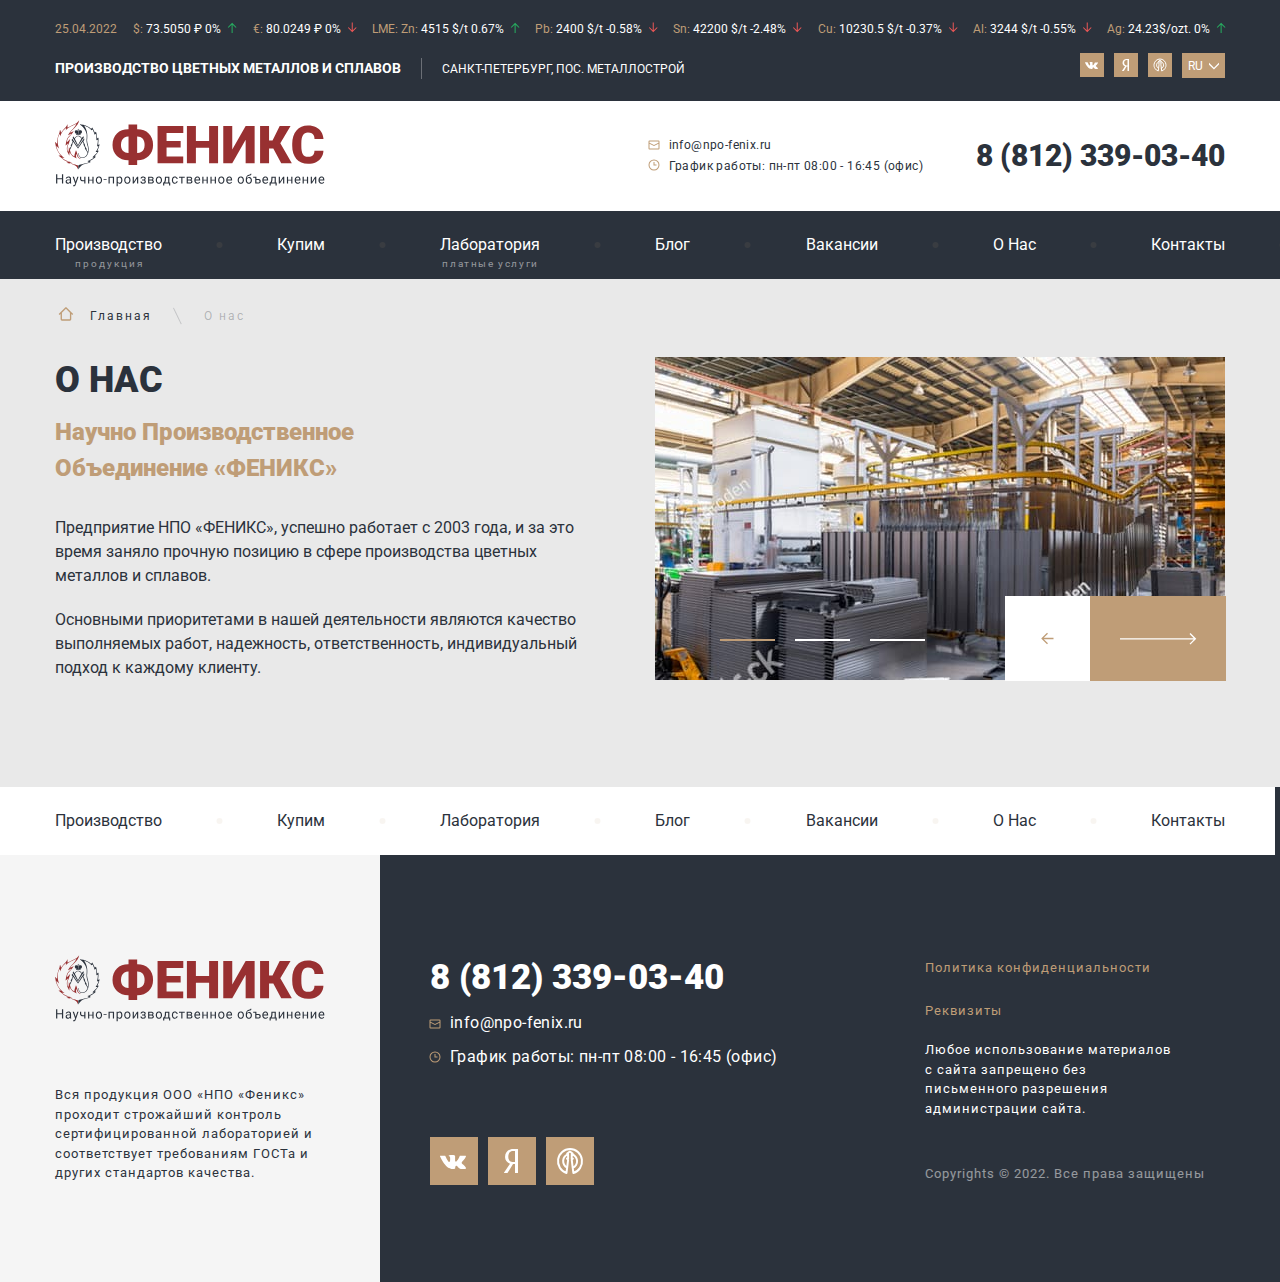
<file: about-page.html>
<!DOCTYPE html>
<html lang="ru">

<head>
   <meta charset="UTF-8">
   <meta http-equiv="X-UA-Compatible" content="IE=edge">
   <meta name="viewport" content="width=device-width, initial-scale=1.0">
   <title>О нас</title>
   <link rel="preconnect" href="https://fonts.googleapis.com">
   <link rel="preconnect" href="https://fonts.gstatic.com" crossorigin>
   <link href="https://fonts.googleapis.com/css2?family=Roboto:wght@400;700;900&display=swap" rel="stylesheet">
   <link rel="stylesheet" href="css/style.min.css">
</head>

<body>


   <div class="wrapper">
      <div class="btn__up">&uarr;</div>
      <header class="header header__production-page">
         <div class="header__inner">
            <div class="header__top">
               <div class="header__top-inner">
                  <div class="container">
                     <ul class="quotations__list">
                        <li class="quotations__item quotations__data">25.04.2022</li>
                        <li class="quotations__item quotations__price price__arrow--up "><span
                              class="quotations__price--color">$:</span>73.5050 ₽ 0%</li>
                        <li class="quotations__item quotations__price price__arrow--down"><span
                              class="quotations__price--color">€:</span>80.0249 ₽ 0%</li>
                        <li class="quotations__item quotations__price price__arrow--up"><span
                              class="quotations__price--color">LME: Zn:</span>4515 $/t 0.67%</li>
                        <li class="quotations__item quotations__price price__arrow--down"><span
                              class="quotations__price--color">Pb:</span>2400 $/t -0.58%</li>
                        <li class="quotations__item quotations__price price__arrow--down"><span
                              class="quotations__price--color">Sn:</span>42200 $/t -2.48%</li>
                        <li class="quotations__item quotations__price price__arrow--down"><span
                              class="quotations__price--color">Cu:</span>10230.5 $/t -0.37%</li>
                        <li class="quotations__item quotations__price price__arrow--down"><span
                              class="quotations__price--color">Al:</span>3244 $/t -0.55%</li>
                        <li class="quotations__item quotations__price price__arrow--up"><span
                              class="quotations__price--color">Ag:</span>24.23$/ozt. 0% </li>
                     </ul>
                     <div class="header__top-info">
                        <div class="top-info__text">
                           <h1 class="top-info__text-description" data-da=".header__body,450,first">производство
                              цветных металлов и сплавов</h1>
                           <p class="top-info__text-address" data-da=".menu__list,760,last">Санкт-Петербург, пос.
                              металлострой</p>
                        </div>
                        <div class="top-info__social">
                           <ul class="top-info__social-list" data-da=".menu__list,465,last">
                              <li class="top-info__social-item">
                                 <a class="top-info__social-link" href="#">
                                    <svg width="24" height="24" viewBox="0 0 24 24" fill="none"
                                       xmlns="http://www.w3.org/2000/svg">
                                       <rect width="24" height="24" fill="#BF9D77" />
                                       <path
                                          d="M17.8792 15.2808C17.8792 15.2329 17.8275 15.2329 17.8275 15.1849C17.6206 14.8014 17.1551 14.3219 16.5344 13.7945C16.2241 13.5548 16.0689 13.363 15.9655 13.2671C15.8103 13.0753 15.8103 12.9315 15.862 12.7397C15.9137 12.5959 16.1206 12.3562 16.4827 11.9247C16.6896 11.6849 16.793 11.5411 16.9482 11.3973C17.7241 10.4384 18.0861 9.81506 17.9827 9.52739L17.931 9.47945C17.8793 9.43151 17.8275 9.38356 17.7241 9.38356C17.6206 9.33562 17.4655 9.33562 17.3103 9.38356H15.3448C15.2931 9.38356 15.293 9.38356 15.1896 9.38356C15.1379 9.38356 15.0862 9.38356 15.0862 9.38356H15.0344H14.9827L14.931 9.4315C14.8793 9.47945 14.8793 9.47945 14.8793 9.52739C14.6724 10.0548 14.4137 10.4863 14.1551 10.9658C14 11.2055 13.8448 11.4452 13.6896 11.637C13.5344 11.8288 13.431 11.9726 13.3275 12.0685C13.2241 12.1644 13.1206 12.2123 13.0689 12.3082C13.0172 12.3562 12.9138 12.4041 12.9138 12.3562C12.862 12.3562 12.8103 12.3562 12.8103 12.3082C12.7586 12.2603 12.7069 12.2123 12.6551 12.1644C12.6034 12.1164 12.6034 12.0205 12.5517 11.9247C12.5517 11.8288 12.5517 11.7329 12.5517 11.6849C12.5517 11.637 12.5517 11.4932 12.5517 11.3973C12.5517 11.2534 12.5517 11.1575 12.5517 11.1096C12.5517 10.9658 12.5517 10.774 12.5517 10.5822C12.5517 10.3904 12.5517 10.2466 12.5517 10.1507C12.5517 10.0548 12.5517 9.91096 12.5517 9.81507C12.5517 9.67123 12.5517 9.57534 12.5517 9.52739C12.5517 9.47945 12.5 9.38356 12.5 9.33562C12.4482 9.28767 12.3965 9.23972 12.3448 9.19178C12.2931 9.14383 12.1896 9.14383 12.1379 9.09589C11.8793 9.04794 11.5689 9 11.2069 9C10.3793 9 9.81033 9.04795 9.60343 9.14384C9.49998 9.19178 9.39653 9.23972 9.34481 9.33562C9.24136 9.43151 9.24136 9.47945 9.29308 9.47945C9.5517 9.5274 9.7586 9.62328 9.86205 9.76712L9.91378 9.86302C9.9655 9.91096 9.96549 10.0068 10.0172 10.1507C10.0689 10.2945 10.0689 10.4384 10.0689 10.6301C10.0689 10.9178 10.0689 11.2055 10.0689 11.3973C10.0689 11.637 10.0172 11.7808 10.0172 11.9247C10.0172 12.0685 9.9655 12.1644 9.91378 12.2123C9.86205 12.3082 9.86205 12.3562 9.81032 12.3562C9.81032 12.3562 9.81032 12.4041 9.75859 12.4041C9.70687 12.4041 9.65515 12.4521 9.5517 12.4521C9.49998 12.4521 9.39653 12.4041 9.34481 12.3562C9.24136 12.3082 9.13791 12.2123 9.08619 12.1164C8.98274 12.0205 8.87929 11.8767 8.77584 11.6849C8.6724 11.4931 8.51722 11.3014 8.41377 11.0137L8.31033 10.8219C8.25861 10.726 8.15516 10.5342 8.05171 10.2945C7.94827 10.0548 7.84481 9.86302 7.74137 9.62329C7.68964 9.5274 7.63793 9.47945 7.5862 9.4315H7.53447C7.53447 9.4315 7.48274 9.38356 7.43102 9.38356C7.3793 9.38356 7.32758 9.33562 7.27586 9.33562H5.41379C5.2069 9.33562 5.10345 9.38356 5.05173 9.4315L5 9.47945C5 9.47945 5 9.5274 5 9.57534C5 9.62329 5 9.67123 5.05173 9.76712C5.31035 10.3425 5.62069 10.9178 5.93103 11.4932C6.24137 12.0205 6.55172 12.5 6.75862 12.8356C7.01724 13.1712 7.22413 13.5069 7.48275 13.7945C7.74137 14.0822 7.89654 14.274 7.94826 14.3699C8.05171 14.4658 8.10343 14.5137 8.15515 14.5616L8.31033 14.7055C8.41378 14.8014 8.56895 14.9452 8.77584 15.089C8.98274 15.2329 9.24136 15.3767 9.49998 15.5205C9.75859 15.6644 10.0689 15.7603 10.3793 15.8562C10.7414 15.9521 11.0517 16 11.362 15.9521H12.1379C12.2931 15.9521 12.3965 15.9041 12.5 15.8082L12.5517 15.7603C12.5517 15.7123 12.6034 15.7123 12.6034 15.6644C12.6034 15.6164 12.6034 15.5685 12.6034 15.4726C12.6034 15.2808 12.6034 15.137 12.6551 14.9932C12.7069 14.8493 12.7069 14.7534 12.7586 14.6575C12.8103 14.5616 12.862 14.5137 12.9138 14.4658C12.9655 14.4178 13.0172 14.3699 13.0172 14.3699H13.0689C13.1724 14.3219 13.3275 14.3699 13.431 14.4658C13.5862 14.5616 13.7413 14.7055 13.8448 14.8493C13.9482 14.9932 14.1034 15.137 14.3103 15.3288C14.5172 15.5206 14.6724 15.6644 14.7758 15.7123L14.931 15.8082C15.0344 15.8562 15.1379 15.9041 15.2931 15.9521C15.4482 16 15.5517 16 15.6551 16L17.4137 15.9521C17.5689 15.9521 17.7241 15.9041 17.8275 15.8562C17.931 15.8082 17.9827 15.7603 17.9827 15.6644C17.9827 15.6164 17.9827 15.5206 17.9827 15.4726C17.8792 15.3767 17.8792 15.3288 17.8792 15.2808Z"
                                          fill="white" />
                                    </svg>
                                 </a>
                              </li>
                              <li class="top-info__social-item">
                                 <a class="top-info__social-link" href="#">
                                    <svg width="24" height="24" viewBox="0 0 24 24" fill="none"
                                       xmlns="http://www.w3.org/2000/svg">
                                       <rect width="24" height="24" fill="#BF9D77" />
                                       <path
                                          d="M13.4987 12.528H12.6797C11.3928 12.528 10.1449 11.7601 10.1449 9.83991C10.1449 7.84006 11.3149 7.02401 12.5042 7.02401H13.4987V12.528ZM14.7855 6H12.5629C10.3786 6 8.52674 7.36023 8.52674 10.0001C8.52674 11.5841 9.4236 12.7521 11.0226 13.3278L8.0391 17.7439C7.94147 17.8879 8.0391 18 8.19489 18H9.57939C9.69623 18 9.77466 17.968 9.8136 17.8879L12.5239 13.552H13.4987V17.8879C13.4987 17.9361 13.5573 18 13.6352 18H14.8442C14.9611 18 15 17.9518 15 17.8722V6.1598C15 6.04816 14.9221 6 14.7855 6Z"
                                          fill="white" />
                                    </svg>
                                 </a>
                              </li>
                              <li class="top-info__social-item">
                                 <a class="top-info__social-link" href="#">
                                    <svg width="24" height="24" viewBox="0 0 24 24" fill="none"
                                       xmlns="http://www.w3.org/2000/svg">
                                       <rect width="24" height="24" fill="#BF9D77" />
                                       <path
                                          d="M12.888 8.61275C13.6073 8.7914 14.2524 9.1987 14.7302 9.77585C15.2079 10.353 15.4936 11.0702 15.5461 11.8238C15.5985 12.5775 15.415 13.3286 15.022 13.9689C14.629 14.6092 14.0468 15.1055 13.3594 15.3861M13.3594 15.3861L12.8676 11.4559L13.4095 10.8137H12.8528L12.8918 8.61279V8.53135H13.3038V8.24534L11.962 7.24903L10.6202 8.24534V8.53324H11.0322L11.0323 8.6696M13.3594 15.3861L13.6879 18C15.07 17.5865 16.2602 16.6794 17.0412 15.4443C17.8222 14.2093 18.1419 12.7287 17.9418 11.273C17.7418 9.81736 17.0353 8.48369 15.9515 7.51561C14.8678 6.54752 13.4789 6.00962 12.0387 6.00013C10.5985 5.99064 9.20301 6.5102 8.10707 7.46393C7.01113 8.41765 6.28789 9.7419 6.06944 11.1948C5.85098 12.6477 6.15188 14.1324 6.91719 15.3776C7.68251 16.6228 8.86115 17.5456 10.2379 17.9773L10.5757 15.3028L11.0582 11.4502L10.5163 10.8081H11.073L11.0323 8.6696M11.0323 8.6696C10.3604 8.88274 9.76716 9.29791 9.33025 9.86081C8.89334 10.4237 8.63309 11.1081 8.58356 11.8244C8.53403 12.5408 8.69752 13.2557 9.05264 13.8756C9.40777 14.4956 9.93798 14.9917 10.5739 15.299"
                                          stroke="white" stroke-linecap="round" stroke-linejoin="round" />
                                    </svg>
                                 </a>
                              </li>
                              <li class="top-info__social-item">
                                 <div class="language-switch__box" data-spollers>
                                    <div class="select__language-body">
                                       <span class="select__language">RU</span>
                                       <button class="language-switch__btn" data-spoller></button>
                                       <ul class="select__language-list">
                                          <li class="select__language-item">
                                             <a class="select__language-link" href="#">EN</a>
                                          </li>
                                          <li class="select__language-item">
                                             <a class="select__language-link" href="#">DEU</a>
                                          </li>
                                          <li class="select__language-item">
                                             <a class="select__language-link" href="#">FR</a>
                                          </li>
                                       </ul>
                                    </div>
                                 </div>
                              </li>
                           </ul>
                        </div>
                     </div>
                  </div>
               </div>
            </div>

            <div class="header__body">
               <div class="container">
                  <div class="header__body-inner">
                     <a class="header__logo" href="#">
                        <img class="header__logo-img" src="images/logo.svg" alt="логотип">
                     </a>
                     <div class="header__body-contacts" data-da=".menu__list,600,last">
                        <div class="contacts__info">
                           <a class="contacts__info-mail" href="mailto:info@npo-fenix.ru">info@npo-fenix.ru</a>
                           <p class="contacts__info-schedule">График работы: пн-пт 08:00 - 16:45 (офис)</p>
                        </div>
                        <div class="contacts__phone">
                           <a class="contacts__phone-number" href="tel:88123390340">8 (812) 339-03-40</a>
                        </div>
                     </div>
                     <a class="mobile-phone" href="tel:88123390340">
                        <img class="mobile-phone__img" src="images/icons/phone-mobile.svg" alt="">
                     </a>
                     <div class="icon-menu__inner">
                        <button type="button" class="icon-menu"><span></span></button>
                     </div>
                  </div>
               </div>
            </div>

            <div class="header__bottom">
               <div class="container">
                  <nav class="menu">
                     <ul class="menu__list">
                        <li class="menu__item">
                           <a class="menu__link " href="production-page.html">
                              Производство
                              <span class="products__sub-text">продукция</span>
                           </a>
                        </li>
                        <li class="menu__item">
                           <a class="menu__link" href="buy-page.html">Купим</a>
                        </li>
                        <li class="menu__item">
                           <a class="menu__link" href="laboratory-page.html">
                              Лаборатория
                              <span class="products__sub-text products__sub-text-lab ">платные услуги</span>
                           </a>
                        </li>
                        <li class="menu__item">
                           <a class="menu__link" href="blog-page.html">Блог</a>
                        </li>
                        <li class="menu__item">
                           <a class="menu__link" href="vacancies-page.html">Вакансии</a>
                        </li>
                        <li class="menu__item">
                           <a class="menu__link" href="about-page.html">О Нас</a>
                        </li>
                        <li class="menu__item">
                           <a class="menu__link" href="contacts-page.html">Контакты</a>
                        </li>
                     </ul>
                  </nav>
               </div>
            </div>
         </div>
      </header>

      <div class="breadcrumbs">
         <div class="container">
            <div class="breadcrumbs__body">
               <div class="breadcrumbs__inner">
                  <ul class="breadcrumbs__list mobile-overflow ">
                     <li class="breadcrumbs__list-item">
                        <a class="breadcrumbs__list-item-link breadcrumbs__list-item-link--great "
                           href="index.html">Главная</a>
                     </li>
                     <li class="breadcrumbs__list-item">
                        <span class="breadcrumbs__list-item-link--color">О нас</span>
                     </li>
                  </ul>
               </div>
            </div>
         </div>
      </div>

      <main class="main">


         <section class="about__section">
            <div class="container">
               <div class="about-section__inner">
                  <div class="about-section__info">
                     <div class="section-title__block  about-section-title__block">
                        <h2 class="section-title about-section-title">О Нас</h2>
                        <h5 class="section__sub-title about-section__sub-title">Научно Производственное Объединение
                           «ФЕНИКС»</h5>
                        <p class="section-title__text about-section-title__text">
                           Предприятие НПО «ФЕНИКС», успешно работает с 2003 года, и за это время заняло прочную позицию
                           в сфере производства цветных металлов и сплавов.
                        </p>
                        <p class="section-title__text about-section-title__text">
                           Основными приоритетами в нашей деятельности являются качество выполняемых работ, надежность,
                           ответственность, индивидуальный подход к каждому клиенту.
                        </p>
                     </div>
                  </div>
                  <div class="about-section__slider">
                     <div class="about-slider__body">
                        <div class="about-slider">

                           <div class="about-slider__item">
                              <img class="about-slider__img" src="images/about-1.jpg" alt="">
                           </div>
                           <div class="about-slider__item">
                              <img class="about-slider__img" src="images/about-1.jpg" alt="">
                           </div>
                           <div class="about-slider__item">
                              <img class="about-slider__img" src="images/about-1.jpg" alt="">
                           </div>
                        </div>
                     </div>
                  </div>
               </div>
            </div>
         </section>









      </main>

      <footer class="footer">
         <div class="footer__inner">
            <div class="footer__top">
               <div class="container">
                  <nav class="menu footer__menu">
                     <ul class="menu__list">
                        <li class="menu__item">
                           <a class="menu__link  footer-menu__link" href="production-page.html">
                              Производство
                              <span class="products__sub-text">продукция</span>
                           </a>
                        </li>
                        <li class="menu__item">
                           <a class="menu__link  footer-menu__link" href="buy-page.html">Купим</a>
                        </li>
                        <li class="menu__item">
                           <a class="menu__link  footer-menu__link" href="laboratory-page.html">
                              Лаборатория
                              <span class="products__sub-text products__sub-text-lab ">платные услуги</span>
                           </a>
                        </li>
                        <li class="menu__item">
                           <a class="menu__link  footer-menu__link" href="blog-page.html">Блог</a>
                        </li>
                        <li class="menu__item">
                           <a class="menu__link  footer-menu__link" href="vacancies-page.html">Вакансии</a>
                        </li>
                        <li class="menu__item">
                           <a class="menu__link  footer-menu__link" href="about-page.html">О Нас</a>
                        </li>
                        <li class="menu__item">
                           <a class="menu__link  footer-menu__link" href="contacts-page.html">Контакты</a>
                        </li>
                     </ul>
                  </nav>
               </div>
            </div>
            <div class="footer__bottom-inner ">
               <div class="container">
                  <div class="footer__bottom">
                     <div class="footer__info">
                        <a class="footer__logo" href="#">
                           <img class="footer__logo-img" src="images/logo.svg" alt="логотип">
                        </a>
                        <p class="footer__description">
                           Вся продукция ООО «НПО «Феникс» проходит строжайший контроль сертифицированной лабораторией и
                           соответствует требованиям ГОСТа и других стандартов качества.
                        </p>
                        <div class="footer-menu__mobile   mobile-spollers__block">
                           <div class="mobile-spollers__body mobile-spollers__body-actions ">
                              <div class="mobile-spollers__items-inner">
                                 <div class="mobile-spollers__body-inner block" data-spollers="790,max">
                                    <button type="button" data-spoller class="spoller-btn block__title">
                                       Наши услуги
                                    </button>
                                    <div class="footer-spoller__list">
                                       <ul class="footer-spoller__item ">
                                          <li class="footer-spoller__list">
                                             <a class="footer-spoller__link" href="#">Доставка продукции собственным
                                                автотранспортом</a>
                                             <a class="footer-spoller__link" href="#">Консультационные услуги для
                                                предприятий и литейных производств</a>
                                             <a class="footer-spoller__link" href="#">Лабораторное исследование металлов
                                                и сплавов</a>
                                          </li>
                                       </ul>
                                    </div>
                                 </div>
                                 <div class="mobile-spollers__body-inner block" data-spollers="790,max">
                                    <button type="button" data-spoller class="spoller-btn block__title">
                                       Производство
                                    </button>
                                    <div class="footer-spoller__list">
                                       <ul class="footer-spoller__item ">
                                          <li class="footer-spoller__list">
                                             <a class="footer-spoller__link" href="#">Бронза оловянистая в чушках
                                                Бр05Ц6С5, БрО8Ц4, БрО10Ф1 и другие</a>
                                             <a class="footer-spoller__link" href="#">Припои на основе индия ПОИн10,
                                                ПОИн52, ПОИн90 и другие (фольга, пруток, проволока, слиток)</a>
                                             <a class="footer-spoller__link" href="#">Сурьма Су1 (чушка)</a>
                                             <a class="footer-spoller__link" href="#">Показать больше</a>
                                          </li>
                                       </ul>
                                    </div>
                                 </div>
                                 <div class="mobile-spollers__body-inner block" data-spollers="790,max">
                                    <button type="button" data-spoller class="spoller-btn block__title">
                                       Полезные ссылки
                                    </button>
                                    <div class="footer-spoller__list">
                                       <ul class="footer-spoller__item ">
                                          <li class="footer-spoller__list">
                                             <a class="footer-spoller__link" href="#">О Компании</a>
                                             <a class="footer-spoller__link" href="#">Цветные металлы и сплавы</a>
                                             <a class="footer-spoller__link" href="#">Отзывы о НПО Феникс</a>
                                          </li>
                                       </ul>
                                    </div>
                                 </div>
                              </div>
                           </div>
                        </div>
                     </div>
                     <div class="footer__contact">
                        <ul class="footer-contact__items">
                           <li class="footer-contact__item footer-contact__item-number">
                              <div class="footer-contacts__phone">
                                 <a class="  footer-contacts__phone-number " href="tel:88123390340">8
                                    (812) 339-03-40</a>
                              </div>
                              <div class="contacts__info">
                                 <a class="contacts__info-mail footer-contacts__info-mail"
                                    href="mailto:info@npo-fenix.ru">info@npo-fenix.ru</a>
                                 <p class="contacts__info-schedule footer-contacts__info-schedule">График работы: пн-пт
                                    08:00 - 16:45 (офис)</p>
                              </div>
                              <div class="top-info__social footer__social">
                                 <ul class="top-info__social-list">
                                    <li class="footer__social-item">
                                       <a class="top-info__social-link  footer__social-link" href="#">
                                          <svg width="24" height="24" viewBox="0 0 24 24" fill="none"
                                             xmlns="http://www.w3.org/2000/svg">
                                             <rect width="24" height="24" fill="#BF9D77" />
                                             <path
                                                d="M17.8792 15.2808C17.8792 15.2329 17.8275 15.2329 17.8275 15.1849C17.6206 14.8014 17.1551 14.3219 16.5344 13.7945C16.2241 13.5548 16.0689 13.363 15.9655 13.2671C15.8103 13.0753 15.8103 12.9315 15.862 12.7397C15.9137 12.5959 16.1206 12.3562 16.4827 11.9247C16.6896 11.6849 16.793 11.5411 16.9482 11.3973C17.7241 10.4384 18.0861 9.81506 17.9827 9.52739L17.931 9.47945C17.8793 9.43151 17.8275 9.38356 17.7241 9.38356C17.6206 9.33562 17.4655 9.33562 17.3103 9.38356H15.3448C15.2931 9.38356 15.293 9.38356 15.1896 9.38356C15.1379 9.38356 15.0862 9.38356 15.0862 9.38356H15.0344H14.9827L14.931 9.4315C14.8793 9.47945 14.8793 9.47945 14.8793 9.52739C14.6724 10.0548 14.4137 10.4863 14.1551 10.9658C14 11.2055 13.8448 11.4452 13.6896 11.637C13.5344 11.8288 13.431 11.9726 13.3275 12.0685C13.2241 12.1644 13.1206 12.2123 13.0689 12.3082C13.0172 12.3562 12.9138 12.4041 12.9138 12.3562C12.862 12.3562 12.8103 12.3562 12.8103 12.3082C12.7586 12.2603 12.7069 12.2123 12.6551 12.1644C12.6034 12.1164 12.6034 12.0205 12.5517 11.9247C12.5517 11.8288 12.5517 11.7329 12.5517 11.6849C12.5517 11.637 12.5517 11.4932 12.5517 11.3973C12.5517 11.2534 12.5517 11.1575 12.5517 11.1096C12.5517 10.9658 12.5517 10.774 12.5517 10.5822C12.5517 10.3904 12.5517 10.2466 12.5517 10.1507C12.5517 10.0548 12.5517 9.91096 12.5517 9.81507C12.5517 9.67123 12.5517 9.57534 12.5517 9.52739C12.5517 9.47945 12.5 9.38356 12.5 9.33562C12.4482 9.28767 12.3965 9.23972 12.3448 9.19178C12.2931 9.14383 12.1896 9.14383 12.1379 9.09589C11.8793 9.04794 11.5689 9 11.2069 9C10.3793 9 9.81033 9.04795 9.60343 9.14384C9.49998 9.19178 9.39653 9.23972 9.34481 9.33562C9.24136 9.43151 9.24136 9.47945 9.29308 9.47945C9.5517 9.5274 9.7586 9.62328 9.86205 9.76712L9.91378 9.86302C9.9655 9.91096 9.96549 10.0068 10.0172 10.1507C10.0689 10.2945 10.0689 10.4384 10.0689 10.6301C10.0689 10.9178 10.0689 11.2055 10.0689 11.3973C10.0689 11.637 10.0172 11.7808 10.0172 11.9247C10.0172 12.0685 9.9655 12.1644 9.91378 12.2123C9.86205 12.3082 9.86205 12.3562 9.81032 12.3562C9.81032 12.3562 9.81032 12.4041 9.75859 12.4041C9.70687 12.4041 9.65515 12.4521 9.5517 12.4521C9.49998 12.4521 9.39653 12.4041 9.34481 12.3562C9.24136 12.3082 9.13791 12.2123 9.08619 12.1164C8.98274 12.0205 8.87929 11.8767 8.77584 11.6849C8.6724 11.4931 8.51722 11.3014 8.41377 11.0137L8.31033 10.8219C8.25861 10.726 8.15516 10.5342 8.05171 10.2945C7.94827 10.0548 7.84481 9.86302 7.74137 9.62329C7.68964 9.5274 7.63793 9.47945 7.5862 9.4315H7.53447C7.53447 9.4315 7.48274 9.38356 7.43102 9.38356C7.3793 9.38356 7.32758 9.33562 7.27586 9.33562H5.41379C5.2069 9.33562 5.10345 9.38356 5.05173 9.4315L5 9.47945C5 9.47945 5 9.5274 5 9.57534C5 9.62329 5 9.67123 5.05173 9.76712C5.31035 10.3425 5.62069 10.9178 5.93103 11.4932C6.24137 12.0205 6.55172 12.5 6.75862 12.8356C7.01724 13.1712 7.22413 13.5069 7.48275 13.7945C7.74137 14.0822 7.89654 14.274 7.94826 14.3699C8.05171 14.4658 8.10343 14.5137 8.15515 14.5616L8.31033 14.7055C8.41378 14.8014 8.56895 14.9452 8.77584 15.089C8.98274 15.2329 9.24136 15.3767 9.49998 15.5205C9.75859 15.6644 10.0689 15.7603 10.3793 15.8562C10.7414 15.9521 11.0517 16 11.362 15.9521H12.1379C12.2931 15.9521 12.3965 15.9041 12.5 15.8082L12.5517 15.7603C12.5517 15.7123 12.6034 15.7123 12.6034 15.6644C12.6034 15.6164 12.6034 15.5685 12.6034 15.4726C12.6034 15.2808 12.6034 15.137 12.6551 14.9932C12.7069 14.8493 12.7069 14.7534 12.7586 14.6575C12.8103 14.5616 12.862 14.5137 12.9138 14.4658C12.9655 14.4178 13.0172 14.3699 13.0172 14.3699H13.0689C13.1724 14.3219 13.3275 14.3699 13.431 14.4658C13.5862 14.5616 13.7413 14.7055 13.8448 14.8493C13.9482 14.9932 14.1034 15.137 14.3103 15.3288C14.5172 15.5206 14.6724 15.6644 14.7758 15.7123L14.931 15.8082C15.0344 15.8562 15.1379 15.9041 15.2931 15.9521C15.4482 16 15.5517 16 15.6551 16L17.4137 15.9521C17.5689 15.9521 17.7241 15.9041 17.8275 15.8562C17.931 15.8082 17.9827 15.7603 17.9827 15.6644C17.9827 15.6164 17.9827 15.5206 17.9827 15.4726C17.8792 15.3767 17.8792 15.3288 17.8792 15.2808Z"
                                                fill="white" />
                                          </svg>
                                       </a>
                                    </li>
                                    <li class="footer__social-item">
                                       <a class="top-info__social-link  footer__social-link" href="#">
                                          <svg width="24" height="24" viewBox="0 0 24 24" fill="none"
                                             xmlns="http://www.w3.org/2000/svg">
                                             <rect width="24" height="24" fill="#BF9D77" />
                                             <path
                                                d="M13.4987 12.528H12.6797C11.3928 12.528 10.1449 11.7601 10.1449 9.83991C10.1449 7.84006 11.3149 7.02401 12.5042 7.02401H13.4987V12.528ZM14.7855 6H12.5629C10.3786 6 8.52674 7.36023 8.52674 10.0001C8.52674 11.5841 9.4236 12.7521 11.0226 13.3278L8.0391 17.7439C7.94147 17.8879 8.0391 18 8.19489 18H9.57939C9.69623 18 9.77466 17.968 9.8136 17.8879L12.5239 13.552H13.4987V17.8879C13.4987 17.9361 13.5573 18 13.6352 18H14.8442C14.9611 18 15 17.9518 15 17.8722V6.1598C15 6.04816 14.9221 6 14.7855 6Z"
                                                fill="white" />
                                          </svg>
                                       </a>
                                    </li>
                                    <li class="footer__social-item">
                                       <a class="top-info__social-link  footer__social-link" href="#">
                                          <svg width="24" height="24" viewBox="0 0 24 24" fill="none"
                                             xmlns="http://www.w3.org/2000/svg">
                                             <rect width="24" height="24" fill="#BF9D77" />
                                             <path
                                                d="M12.888 8.61275C13.6073 8.7914 14.2524 9.1987 14.7302 9.77585C15.2079 10.353 15.4936 11.0702 15.5461 11.8238C15.5985 12.5775 15.415 13.3286 15.022 13.9689C14.629 14.6092 14.0468 15.1055 13.3594 15.3861M13.3594 15.3861L12.8676 11.4559L13.4095 10.8137H12.8528L12.8918 8.61279V8.53135H13.3038V8.24534L11.962 7.24903L10.6202 8.24534V8.53324H11.0322L11.0323 8.6696M13.3594 15.3861L13.6879 18C15.07 17.5865 16.2602 16.6794 17.0412 15.4443C17.8222 14.2093 18.1419 12.7287 17.9418 11.273C17.7418 9.81736 17.0353 8.48369 15.9515 7.51561C14.8678 6.54752 13.4789 6.00962 12.0387 6.00013C10.5985 5.99064 9.20301 6.5102 8.10707 7.46393C7.01113 8.41765 6.28789 9.7419 6.06944 11.1948C5.85098 12.6477 6.15188 14.1324 6.91719 15.3776C7.68251 16.6228 8.86115 17.5456 10.2379 17.9773L10.5757 15.3028L11.0582 11.4502L10.5163 10.8081H11.073L11.0323 8.6696M11.0323 8.6696C10.3604 8.88274 9.76716 9.29791 9.33025 9.86081C8.89334 10.4237 8.63309 11.1081 8.58356 11.8244C8.53403 12.5408 8.69752 13.2557 9.05264 13.8756C9.40777 14.4956 9.93798 14.9917 10.5739 15.299"
                                                stroke="white" stroke-linecap="round" stroke-linejoin="round" />
                                          </svg>
                                       </a>
                                    </li>
                                 </ul>
                              </div>
                           </li>
                           <li class="footer-contact__item footer-contact__item-text">
                              <a class="privacy-policy" href="#">Политика конфиденциальности</a>
                              <a class="footer__details" href="#">Реквизиты </a>
                              <p class="banned-info">
                                 Любое использование материалов с сайта запрещено без письменного разрешения
                                 администрации
                                 сайта.
                              </p>
                              <p class="copy">Copyrights © 2022. Все права защищены</p>
                           </li>
                        </ul>
                     </div>
                  </div>
               </div>
            </div>
         </div>
      </footer>

   </div>



   <script src="https://ajax.googleapis.com/ajax/libs/jquery/3.4.1/jquery.min.js"></script>
   <!-- <script src="js/more.js"></script> -->
   <script src="js/toggle-color-btn-lab.js"></script>
   <script src="js/main.min.js"></script>
</body>

</html>
</file>
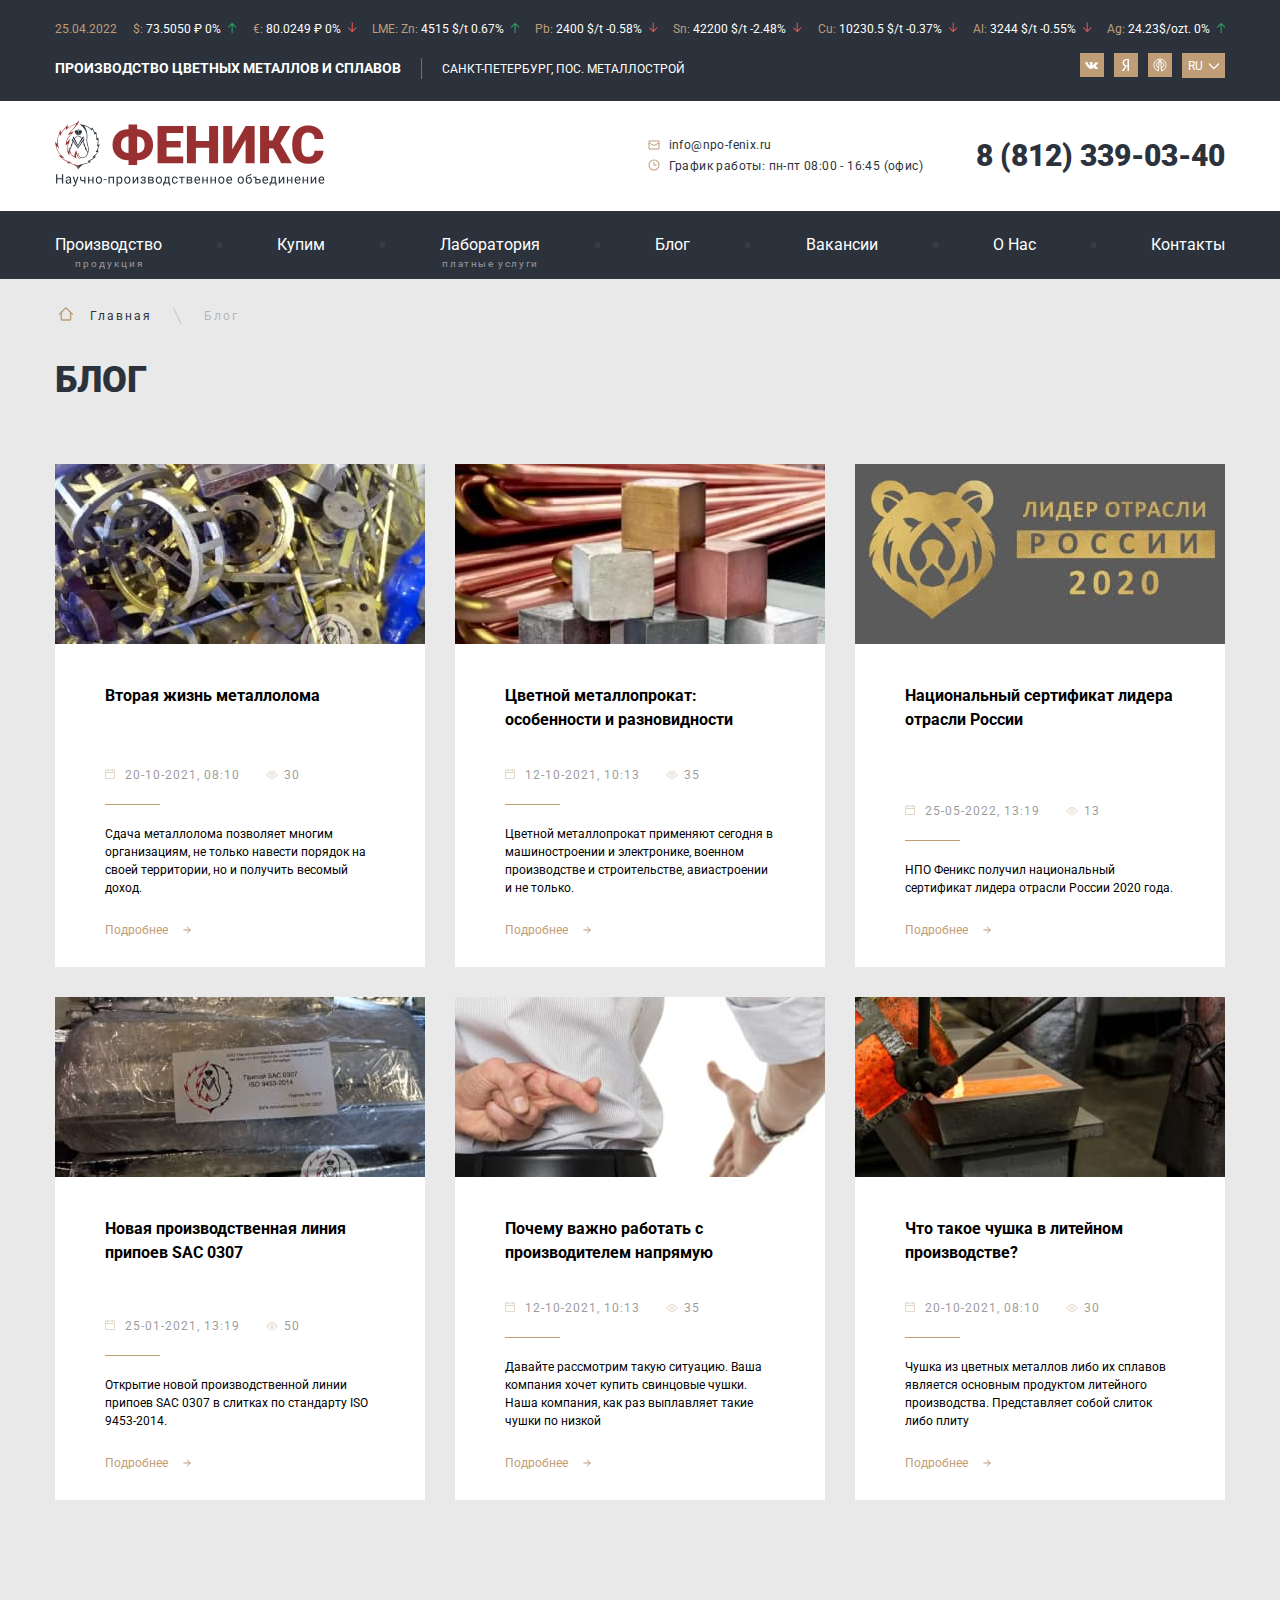
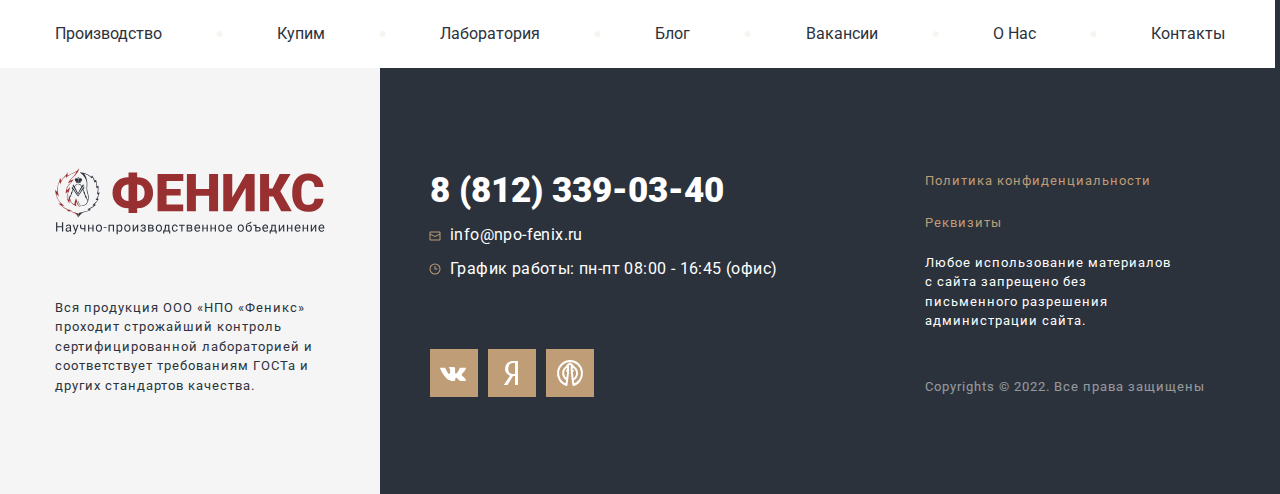
<file: blog-page.html>
<!DOCTYPE html>
<html lang="ru">

<head>
   <meta charset="UTF-8">
   <meta http-equiv="X-UA-Compatible" content="IE=edge">
   <meta name="viewport" content="width=device-width, initial-scale=1.0">
   <title>Блог</title>
   <link rel="preconnect" href="https://fonts.googleapis.com">
   <link rel="preconnect" href="https://fonts.gstatic.com" crossorigin>
   <link href="https://fonts.googleapis.com/css2?family=Roboto:wght@400;700;900&display=swap" rel="stylesheet">
   <link rel="stylesheet" href="css/style.min.css">
</head>

<body>


   <div class="wrapper">
      <div class="btn__up">&uarr;</div>
      <header class="header header__production-page">
         <div class="header__inner">
            <div class="header__top">
               <div class="header__top-inner">
                  <div class="container">
                     <ul class="quotations__list">
                        <li class="quotations__item quotations__data">25.04.2022</li>
                        <li class="quotations__item quotations__price price__arrow--up "><span
                              class="quotations__price--color">$:</span>73.5050 ₽ 0%</li>
                        <li class="quotations__item quotations__price price__arrow--down"><span
                              class="quotations__price--color">€:</span>80.0249 ₽ 0%</li>
                        <li class="quotations__item quotations__price price__arrow--up"><span
                              class="quotations__price--color">LME: Zn:</span>4515 $/t 0.67%</li>
                        <li class="quotations__item quotations__price price__arrow--down"><span
                              class="quotations__price--color">Pb:</span>2400 $/t -0.58%</li>
                        <li class="quotations__item quotations__price price__arrow--down"><span
                              class="quotations__price--color">Sn:</span>42200 $/t -2.48%</li>
                        <li class="quotations__item quotations__price price__arrow--down"><span
                              class="quotations__price--color">Cu:</span>10230.5 $/t -0.37%</li>
                        <li class="quotations__item quotations__price price__arrow--down"><span
                              class="quotations__price--color">Al:</span>3244 $/t -0.55%</li>
                        <li class="quotations__item quotations__price price__arrow--up"><span
                              class="quotations__price--color">Ag:</span>24.23$/ozt. 0% </li>
                     </ul>
                     <div class="header__top-info">
                        <div class="top-info__text">
                           <h1 class="top-info__text-description" data-da=".header__body,450,first">производство
                              цветных металлов и сплавов</h1>
                           <p class="top-info__text-address" data-da=".menu__list,760,last">Санкт-Петербург, пос.
                              металлострой</p>
                        </div>
                        <div class="top-info__social">
                           <ul class="top-info__social-list" data-da=".menu__list,465,last">
                              <li class="top-info__social-item">
                                 <a class="top-info__social-link" href="#">
                                    <svg width="24" height="24" viewBox="0 0 24 24" fill="none"
                                       xmlns="http://www.w3.org/2000/svg">
                                       <rect width="24" height="24" fill="#BF9D77" />
                                       <path
                                          d="M17.8792 15.2808C17.8792 15.2329 17.8275 15.2329 17.8275 15.1849C17.6206 14.8014 17.1551 14.3219 16.5344 13.7945C16.2241 13.5548 16.0689 13.363 15.9655 13.2671C15.8103 13.0753 15.8103 12.9315 15.862 12.7397C15.9137 12.5959 16.1206 12.3562 16.4827 11.9247C16.6896 11.6849 16.793 11.5411 16.9482 11.3973C17.7241 10.4384 18.0861 9.81506 17.9827 9.52739L17.931 9.47945C17.8793 9.43151 17.8275 9.38356 17.7241 9.38356C17.6206 9.33562 17.4655 9.33562 17.3103 9.38356H15.3448C15.2931 9.38356 15.293 9.38356 15.1896 9.38356C15.1379 9.38356 15.0862 9.38356 15.0862 9.38356H15.0344H14.9827L14.931 9.4315C14.8793 9.47945 14.8793 9.47945 14.8793 9.52739C14.6724 10.0548 14.4137 10.4863 14.1551 10.9658C14 11.2055 13.8448 11.4452 13.6896 11.637C13.5344 11.8288 13.431 11.9726 13.3275 12.0685C13.2241 12.1644 13.1206 12.2123 13.0689 12.3082C13.0172 12.3562 12.9138 12.4041 12.9138 12.3562C12.862 12.3562 12.8103 12.3562 12.8103 12.3082C12.7586 12.2603 12.7069 12.2123 12.6551 12.1644C12.6034 12.1164 12.6034 12.0205 12.5517 11.9247C12.5517 11.8288 12.5517 11.7329 12.5517 11.6849C12.5517 11.637 12.5517 11.4932 12.5517 11.3973C12.5517 11.2534 12.5517 11.1575 12.5517 11.1096C12.5517 10.9658 12.5517 10.774 12.5517 10.5822C12.5517 10.3904 12.5517 10.2466 12.5517 10.1507C12.5517 10.0548 12.5517 9.91096 12.5517 9.81507C12.5517 9.67123 12.5517 9.57534 12.5517 9.52739C12.5517 9.47945 12.5 9.38356 12.5 9.33562C12.4482 9.28767 12.3965 9.23972 12.3448 9.19178C12.2931 9.14383 12.1896 9.14383 12.1379 9.09589C11.8793 9.04794 11.5689 9 11.2069 9C10.3793 9 9.81033 9.04795 9.60343 9.14384C9.49998 9.19178 9.39653 9.23972 9.34481 9.33562C9.24136 9.43151 9.24136 9.47945 9.29308 9.47945C9.5517 9.5274 9.7586 9.62328 9.86205 9.76712L9.91378 9.86302C9.9655 9.91096 9.96549 10.0068 10.0172 10.1507C10.0689 10.2945 10.0689 10.4384 10.0689 10.6301C10.0689 10.9178 10.0689 11.2055 10.0689 11.3973C10.0689 11.637 10.0172 11.7808 10.0172 11.9247C10.0172 12.0685 9.9655 12.1644 9.91378 12.2123C9.86205 12.3082 9.86205 12.3562 9.81032 12.3562C9.81032 12.3562 9.81032 12.4041 9.75859 12.4041C9.70687 12.4041 9.65515 12.4521 9.5517 12.4521C9.49998 12.4521 9.39653 12.4041 9.34481 12.3562C9.24136 12.3082 9.13791 12.2123 9.08619 12.1164C8.98274 12.0205 8.87929 11.8767 8.77584 11.6849C8.6724 11.4931 8.51722 11.3014 8.41377 11.0137L8.31033 10.8219C8.25861 10.726 8.15516 10.5342 8.05171 10.2945C7.94827 10.0548 7.84481 9.86302 7.74137 9.62329C7.68964 9.5274 7.63793 9.47945 7.5862 9.4315H7.53447C7.53447 9.4315 7.48274 9.38356 7.43102 9.38356C7.3793 9.38356 7.32758 9.33562 7.27586 9.33562H5.41379C5.2069 9.33562 5.10345 9.38356 5.05173 9.4315L5 9.47945C5 9.47945 5 9.5274 5 9.57534C5 9.62329 5 9.67123 5.05173 9.76712C5.31035 10.3425 5.62069 10.9178 5.93103 11.4932C6.24137 12.0205 6.55172 12.5 6.75862 12.8356C7.01724 13.1712 7.22413 13.5069 7.48275 13.7945C7.74137 14.0822 7.89654 14.274 7.94826 14.3699C8.05171 14.4658 8.10343 14.5137 8.15515 14.5616L8.31033 14.7055C8.41378 14.8014 8.56895 14.9452 8.77584 15.089C8.98274 15.2329 9.24136 15.3767 9.49998 15.5205C9.75859 15.6644 10.0689 15.7603 10.3793 15.8562C10.7414 15.9521 11.0517 16 11.362 15.9521H12.1379C12.2931 15.9521 12.3965 15.9041 12.5 15.8082L12.5517 15.7603C12.5517 15.7123 12.6034 15.7123 12.6034 15.6644C12.6034 15.6164 12.6034 15.5685 12.6034 15.4726C12.6034 15.2808 12.6034 15.137 12.6551 14.9932C12.7069 14.8493 12.7069 14.7534 12.7586 14.6575C12.8103 14.5616 12.862 14.5137 12.9138 14.4658C12.9655 14.4178 13.0172 14.3699 13.0172 14.3699H13.0689C13.1724 14.3219 13.3275 14.3699 13.431 14.4658C13.5862 14.5616 13.7413 14.7055 13.8448 14.8493C13.9482 14.9932 14.1034 15.137 14.3103 15.3288C14.5172 15.5206 14.6724 15.6644 14.7758 15.7123L14.931 15.8082C15.0344 15.8562 15.1379 15.9041 15.2931 15.9521C15.4482 16 15.5517 16 15.6551 16L17.4137 15.9521C17.5689 15.9521 17.7241 15.9041 17.8275 15.8562C17.931 15.8082 17.9827 15.7603 17.9827 15.6644C17.9827 15.6164 17.9827 15.5206 17.9827 15.4726C17.8792 15.3767 17.8792 15.3288 17.8792 15.2808Z"
                                          fill="white" />
                                    </svg>
                                 </a>
                              </li>
                              <li class="top-info__social-item">
                                 <a class="top-info__social-link" href="#">
                                    <svg width="24" height="24" viewBox="0 0 24 24" fill="none"
                                       xmlns="http://www.w3.org/2000/svg">
                                       <rect width="24" height="24" fill="#BF9D77" />
                                       <path
                                          d="M13.4987 12.528H12.6797C11.3928 12.528 10.1449 11.7601 10.1449 9.83991C10.1449 7.84006 11.3149 7.02401 12.5042 7.02401H13.4987V12.528ZM14.7855 6H12.5629C10.3786 6 8.52674 7.36023 8.52674 10.0001C8.52674 11.5841 9.4236 12.7521 11.0226 13.3278L8.0391 17.7439C7.94147 17.8879 8.0391 18 8.19489 18H9.57939C9.69623 18 9.77466 17.968 9.8136 17.8879L12.5239 13.552H13.4987V17.8879C13.4987 17.9361 13.5573 18 13.6352 18H14.8442C14.9611 18 15 17.9518 15 17.8722V6.1598C15 6.04816 14.9221 6 14.7855 6Z"
                                          fill="white" />
                                    </svg>
                                 </a>
                              </li>
                              <li class="top-info__social-item">
                                 <a class="top-info__social-link" href="#">
                                    <svg width="24" height="24" viewBox="0 0 24 24" fill="none"
                                       xmlns="http://www.w3.org/2000/svg">
                                       <rect width="24" height="24" fill="#BF9D77" />
                                       <path
                                          d="M12.888 8.61275C13.6073 8.7914 14.2524 9.1987 14.7302 9.77585C15.2079 10.353 15.4936 11.0702 15.5461 11.8238C15.5985 12.5775 15.415 13.3286 15.022 13.9689C14.629 14.6092 14.0468 15.1055 13.3594 15.3861M13.3594 15.3861L12.8676 11.4559L13.4095 10.8137H12.8528L12.8918 8.61279V8.53135H13.3038V8.24534L11.962 7.24903L10.6202 8.24534V8.53324H11.0322L11.0323 8.6696M13.3594 15.3861L13.6879 18C15.07 17.5865 16.2602 16.6794 17.0412 15.4443C17.8222 14.2093 18.1419 12.7287 17.9418 11.273C17.7418 9.81736 17.0353 8.48369 15.9515 7.51561C14.8678 6.54752 13.4789 6.00962 12.0387 6.00013C10.5985 5.99064 9.20301 6.5102 8.10707 7.46393C7.01113 8.41765 6.28789 9.7419 6.06944 11.1948C5.85098 12.6477 6.15188 14.1324 6.91719 15.3776C7.68251 16.6228 8.86115 17.5456 10.2379 17.9773L10.5757 15.3028L11.0582 11.4502L10.5163 10.8081H11.073L11.0323 8.6696M11.0323 8.6696C10.3604 8.88274 9.76716 9.29791 9.33025 9.86081C8.89334 10.4237 8.63309 11.1081 8.58356 11.8244C8.53403 12.5408 8.69752 13.2557 9.05264 13.8756C9.40777 14.4956 9.93798 14.9917 10.5739 15.299"
                                          stroke="white" stroke-linecap="round" stroke-linejoin="round" />
                                    </svg>
                                 </a>
                              </li>
                              <li class="top-info__social-item">
                                 <div class="language-switch__box" data-spollers>
                                    <div class="select__language-body">
                                       <span class="select__language">RU</span>
                                       <button class="language-switch__btn" data-spoller></button>
                                       <ul class="select__language-list">
                                          <li class="select__language-item">
                                             <a class="select__language-link" href="#">EN</a>
                                          </li>
                                          <li class="select__language-item">
                                             <a class="select__language-link" href="#">DEU</a>
                                          </li>
                                          <li class="select__language-item">
                                             <a class="select__language-link" href="#">FR</a>
                                          </li>
                                       </ul>
                                    </div>
                                 </div>
                              </li>
                           </ul>
                        </div>
                     </div>
                  </div>
               </div>
            </div>

            <div class="header__body">
               <div class="container">
                  <div class="header__body-inner">
                     <a class="header__logo" href="#">
                        <img class="header__logo-img" src="images/logo.svg" alt="логотип">
                     </a>
                     <div class="header__body-contacts" data-da=".menu__list,600,last">
                        <div class="contacts__info">
                           <a class="contacts__info-mail" href="mailto:info@npo-fenix.ru">info@npo-fenix.ru</a>
                           <p class="contacts__info-schedule">График работы: пн-пт 08:00 - 16:45 (офис)</p>
                        </div>
                        <div class="contacts__phone">
                           <a class="contacts__phone-number" href="tel:88123390340">8 (812) 339-03-40</a>
                        </div>
                     </div>
                     <a class="mobile-phone" href="tel:88123390340">
                        <img class="mobile-phone__img" src="images/icons/phone-mobile.svg" alt="">
                     </a>
                     <div class="icon-menu__inner">
                        <button type="button" class="icon-menu"><span></span></button>
                     </div>
                  </div>
               </div>
            </div>

            <div class="header__bottom">
               <div class="container">
                  <nav class="menu">
                     <ul class="menu__list">
                        <li class="menu__item">
                           <a class="menu__link " href="production-page.html">
                              Производство
                              <span class="products__sub-text">продукция</span>
                           </a>
                        </li>
                        <li class="menu__item">
                           <a class="menu__link" href="buy-page.html">Купим</a>
                        </li>
                        <li class="menu__item">
                           <a class="menu__link" href="laboratory-page.html">
                              Лаборатория
                              <span class="products__sub-text products__sub-text-lab ">платные услуги</span>
                           </a>
                        </li>
                        <li class="menu__item">
                           <a class="menu__link" href="blog-page.html">Блог</a>
                        </li>
                        <li class="menu__item">
                           <a class="menu__link" href="vacancies-page.html">Вакансии</a>
                        </li>
                        <li class="menu__item">
                           <a class="menu__link" href="about-page.html">О Нас</a>
                        </li>
                        <li class="menu__item">
                           <a class="menu__link" href="contacts-page.html">Контакты</a>
                        </li>
                     </ul>
                  </nav>
               </div>
            </div>
         </div>
      </header>

      <div class="breadcrumbs">
         <div class="container">
            <div class="breadcrumbs__body">
               <div class="breadcrumbs__inner">
                  <ul class="breadcrumbs__list mobile-overflow ">
                     <li class="breadcrumbs__list-item">
                        <a class="breadcrumbs__list-item-link breadcrumbs__list-item-link--great "
                           href="index.html">Главная</a>
                     </li>
                     <li class="breadcrumbs__list-item">
                        <span class="breadcrumbs__list-item-link--color">Блог</span>
                     </li>
                  </ul>
               </div>
            </div>
         </div>
      </div>

      <main class="main">


         <section class="blog-page">
            <div class="container">
               <div class="section-title__block  blog-page-title__block">
                  <h2 class="section-title blog-page-title">Блог</h2>
               </div>
               <div class="blog-page__inner">
                  <ul class=" blog__items blog-page__items ">
                     <li class=" blog__item blog-page__item ">
                        <div class="blog__body-inner">
                           <div class="blog__picture">
                              <img class="blog__images" src="images/blog-1.jpg" alt="изображение ">
                           </div>
                           <div class="blog__info ">
                              <div class="blog__info-wrapper">
                                 <h3 class="blog__title ">
                                    Вторая жизнь металлолома
                                 </h3>
                                 <p class="blog__data ">
                                    20-10-2021, 08:10
                                    <span class="blog__data-number">30</span>
                                 </p>
                                 <p class="blog__text">
                                    Сдача металлолома позволяет многим организациям, не только навести порядок на
                                    своей
                                    территории, но и получить весомый доход.
                                 </p>
                              </div>
                              <a class="blog__btn" href="#">
                                 Подробнее
                                 <svg width="10" height="10" viewBox="0 0 10 10" fill="none"
                                    xmlns="http://www.w3.org/2000/svg">
                                    <path fill-rule="evenodd" clip-rule="evenodd"
                                       d="M7.79289 5.50004H0.5V4.50004H7.79289L4.64645 1.35359L5.35355 0.646484L9.70711 5.00004L5.35355 9.35359L4.64645 8.64649L7.79289 5.50004Z"
                                       fill="#BF9D77" />
                                 </svg>
                              </a>
                           </div>
                        </div>
                     </li>
                     <li class=" blog__item  blog-page__item">
                        <div class="blog__body-inner">
                           <div class="blog__picture">
                              <img class="blog__images" src="images/blog-2.jpg" alt="изображение ">
                           </div>
                           <div class="blog__info ">
                              <div class="blog__info-wrapper">
                                 <h3 class="blog__title ">
                                    Цветной металлопрокат: особенности и разновидности
                                 </h3>
                                 <p class="blog__data ">
                                    12-10-2021, 10:13
                                    <span class="blog__data-number">35</span>
                                 </p>
                                 <p class="blog__text">
                                    Цветной металлопрокат применяют сегодня в машиностроении и электронике,
                                    военном
                                    производстве и строительстве, авиастроении и не только.
                                 </p>
                              </div>
                              <a class="blog__btn" href="#">
                                 Подробнее
                                 <svg width="10" height="10" viewBox="0 0 10 10" fill="none"
                                    xmlns="http://www.w3.org/2000/svg">
                                    <path fill-rule="evenodd" clip-rule="evenodd"
                                       d="M7.79289 5.50004H0.5V4.50004H7.79289L4.64645 1.35359L5.35355 0.646484L9.70711 5.00004L5.35355 9.35359L4.64645 8.64649L7.79289 5.50004Z"
                                       fill="#BF9D77" />
                                 </svg>
                              </a>
                           </div>
                        </div>
                     </li>
                     <li class=" blog__item  blog-page__item">
                        <div class="blog__body-inner">
                           <div class="blog__picture">
                              <img class="blog__images" src="images/blog-3.jpg" alt="изображение ">
                           </div>
                           <div class="blog__info ">
                              <div class="blog__info-wrapper">
                                 <h3 class="blog__title ">
                                    Национальный сертификат лидера отрасли России
                                 </h3>
                                 <p class="blog__data ">
                                    25-05-2022, 13:19
                                    <span class="blog__data-number">13</span>
                                 </p>
                                 <p class="blog__text">
                                    НПО Феникс получил национальный сертификат лидера отрасли России 2020 года.
                                 </p>
                              </div>
                              <a class="blog__btn" href="#">
                                 Подробнее
                                 <svg width="10" height="10" viewBox="0 0 10 10" fill="none"
                                    xmlns="http://www.w3.org/2000/svg">
                                    <path fill-rule="evenodd" clip-rule="evenodd"
                                       d="M7.79289 5.50004H0.5V4.50004H7.79289L4.64645 1.35359L5.35355 0.646484L9.70711 5.00004L5.35355 9.35359L4.64645 8.64649L7.79289 5.50004Z"
                                       fill="#BF9D77" />
                                 </svg>
                              </a>
                           </div>
                        </div>
                     </li>
                     <li class=" blog__item  blog-page__item">
                        <div class="blog__body-inner">
                           <div class="blog__picture">
                              <img class="blog__images" src="images/blog-4.jpg" alt="изображение ">
                           </div>
                           <div class="blog__info ">
                              <div class="blog__info-wrapper">
                                 <h3 class="blog__title ">
                                    Новая производственная линия припоев SAC 0307
                                 </h3>
                                 <p class="blog__data ">
                                    25-01-2021, 13:19
                                    <span class="blog__data-number">50</span>
                                 </p>
                                 <p class="blog__text">
                                    Открытие новой производственной линии припоев SAC 0307 в слитках по стандарту ISO
                                    9453-2014.
                                 </p>
                              </div>
                              <a class="blog__btn" href="#">
                                 Подробнее
                                 <svg width="10" height="10" viewBox="0 0 10 10" fill="none"
                                    xmlns="http://www.w3.org/2000/svg">
                                    <path fill-rule="evenodd" clip-rule="evenodd"
                                       d="M7.79289 5.50004H0.5V4.50004H7.79289L4.64645 1.35359L5.35355 0.646484L9.70711 5.00004L5.35355 9.35359L4.64645 8.64649L7.79289 5.50004Z"
                                       fill="#BF9D77" />
                                 </svg>
                              </a>
                           </div>
                        </div>
                     </li>
                     <li class=" blog__item  blog-page__item">
                        <div class="blog__body-inner">
                           <div class="blog__picture">
                              <img class="blog__images" src="images/blog-5.jpg" alt="изображение ">
                           </div>
                           <div class="blog__info ">
                              <div class="blog__info-wrapper">
                                 <h3 class="blog__title ">
                                    Почему важно работать с производителем напрямую
                                 </h3>
                                 <p class="blog__data ">
                                    12-10-2021, 10:13
                                    <span class="blog__data-number">35</span>
                                 </p>
                                 <p class="blog__text">
                                    Давайте рассмотрим такую ситуацию. Ваша компания хочет купить свинцовые чушки. Наша
                                    компания, как раз выплавляет такие чушки по низкой
                                 </p>
                              </div>
                              <a class="blog__btn" href="#">
                                 Подробнее
                                 <svg width="10" height="10" viewBox="0 0 10 10" fill="none"
                                    xmlns="http://www.w3.org/2000/svg">
                                    <path fill-rule="evenodd" clip-rule="evenodd"
                                       d="M7.79289 5.50004H0.5V4.50004H7.79289L4.64645 1.35359L5.35355 0.646484L9.70711 5.00004L5.35355 9.35359L4.64645 8.64649L7.79289 5.50004Z"
                                       fill="#BF9D77" />
                                 </svg>
                              </a>
                           </div>
                        </div>
                     </li>
                     <li class=" blog__item  blog-page__item">
                        <div class="blog__body-inner">
                           <div class="blog__picture">
                              <img class="blog__images" src="images/blog-6.jpg" alt="изображение ">
                           </div>
                           <div class="blog__info ">
                              <div class="blog__info-wrapper">
                                 <h3 class="blog__title ">
                                    Что такое чушка в литейном производстве?
                                 </h3>
                                 <p class="blog__data ">
                                    20-10-2021, 08:10
                                    <span class="blog__data-number">30</span>
                                 </p>
                                 <p class="blog__text">
                                    Чушка из цветных металлов либо их сплавов является основным продуктом литейного
                                    производства. Представляет собой слиток либо плиту
                                 </p>
                              </div>
                              <a class="blog__btn" href="#">
                                 Подробнее
                                 <svg width="10" height="10" viewBox="0 0 10 10" fill="none"
                                    xmlns="http://www.w3.org/2000/svg">
                                    <path fill-rule="evenodd" clip-rule="evenodd"
                                       d="M7.79289 5.50004H0.5V4.50004H7.79289L4.64645 1.35359L5.35355 0.646484L9.70711 5.00004L5.35355 9.35359L4.64645 8.64649L7.79289 5.50004Z"
                                       fill="#BF9D77" />
                                 </svg>
                              </a>
                           </div>
                        </div>
                     </li>
                  </ul>
               </div>





            </div>
         </section>









      </main>

      <footer class="footer">
         <div class="footer__inner">
            <div class="footer__top">
               <div class="container">
                  <nav class="menu footer__menu">
                     <ul class="menu__list">
                        <li class="menu__item">
                           <a class="menu__link  footer-menu__link" href="production-page.html">
                              Производство
                              <span class="products__sub-text">продукция</span>
                           </a>
                        </li>
                        <li class="menu__item">
                           <a class="menu__link  footer-menu__link" href="buy-page.html">Купим</a>
                        </li>
                        <li class="menu__item">
                           <a class="menu__link  footer-menu__link" href="laboratory-page.html">
                              Лаборатория
                              <span class="products__sub-text products__sub-text-lab ">платные услуги</span>
                           </a>
                        </li>
                        <li class="menu__item">
                           <a class="menu__link  footer-menu__link" href="blog-page.html">Блог</a>
                        </li>
                        <li class="menu__item">
                           <a class="menu__link  footer-menu__link" href="vacancies-page.html">Вакансии</a>
                        </li>
                        <li class="menu__item">
                           <a class="menu__link  footer-menu__link" href="about-page.html">О Нас</a>
                        </li>
                        <li class="menu__item">
                           <a class="menu__link  footer-menu__link" href="contacts-page.html">Контакты</a>
                        </li>
                     </ul>
                  </nav>
               </div>
            </div>
            <div class="footer__bottom-inner ">
               <div class="container">
                  <div class="footer__bottom">
                     <div class="footer__info">
                        <a class="footer__logo" href="#">
                           <img class="footer__logo-img" src="images/logo.svg" alt="логотип">
                        </a>
                        <p class="footer__description">
                           Вся продукция ООО «НПО «Феникс» проходит строжайший контроль сертифицированной лабораторией и
                           соответствует требованиям ГОСТа и других стандартов качества.
                        </p>
                        <div class="footer-menu__mobile   mobile-spollers__block">
                           <div class="mobile-spollers__body mobile-spollers__body-actions ">
                              <div class="mobile-spollers__items-inner">
                                 <div class="mobile-spollers__body-inner block" data-spollers="790,max">
                                    <button type="button" data-spoller class="spoller-btn block__title">
                                       Наши услуги
                                    </button>
                                    <div class="footer-spoller__list">
                                       <ul class="footer-spoller__item ">
                                          <li class="footer-spoller__list">
                                             <a class="footer-spoller__link" href="#">Доставка продукции собственным
                                                автотранспортом</a>
                                             <a class="footer-spoller__link" href="#">Консультационные услуги для
                                                предприятий и литейных производств</a>
                                             <a class="footer-spoller__link" href="#">Лабораторное исследование металлов
                                                и сплавов</a>
                                          </li>
                                       </ul>
                                    </div>
                                 </div>
                                 <div class="mobile-spollers__body-inner block" data-spollers="790,max">
                                    <button type="button" data-spoller class="spoller-btn block__title">
                                       Производство
                                    </button>
                                    <div class="footer-spoller__list">
                                       <ul class="footer-spoller__item ">
                                          <li class="footer-spoller__list">
                                             <a class="footer-spoller__link" href="#">Бронза оловянистая в чушках
                                                Бр05Ц6С5, БрО8Ц4, БрО10Ф1 и другие</a>
                                             <a class="footer-spoller__link" href="#">Припои на основе индия ПОИн10,
                                                ПОИн52, ПОИн90 и другие (фольга, пруток, проволока, слиток)</a>
                                             <a class="footer-spoller__link" href="#">Сурьма Су1 (чушка)</a>
                                             <a class="footer-spoller__link" href="#">Показать больше</a>
                                          </li>
                                       </ul>
                                    </div>
                                 </div>
                                 <div class="mobile-spollers__body-inner block" data-spollers="790,max">
                                    <button type="button" data-spoller class="spoller-btn block__title">
                                       Полезные ссылки
                                    </button>
                                    <div class="footer-spoller__list">
                                       <ul class="footer-spoller__item ">
                                          <li class="footer-spoller__list">
                                             <a class="footer-spoller__link" href="#">О Компании</a>
                                             <a class="footer-spoller__link" href="#">Цветные металлы и сплавы</a>
                                             <a class="footer-spoller__link" href="#">Отзывы о НПО Феникс</a>
                                          </li>
                                       </ul>
                                    </div>
                                 </div>
                              </div>
                           </div>
                        </div>
                     </div>
                     <div class="footer__contact">
                        <ul class="footer-contact__items">
                           <li class="footer-contact__item footer-contact__item-number">
                              <div class="footer-contacts__phone">
                                 <a class="  footer-contacts__phone-number " href="tel:88123390340">8
                                    (812) 339-03-40</a>
                              </div>
                              <div class="contacts__info">
                                 <a class="contacts__info-mail footer-contacts__info-mail"
                                    href="mailto:info@npo-fenix.ru">info@npo-fenix.ru</a>
                                 <p class="contacts__info-schedule footer-contacts__info-schedule">График работы: пн-пт
                                    08:00 - 16:45 (офис)</p>
                              </div>
                              <div class="top-info__social footer__social">
                                 <ul class="top-info__social-list">
                                    <li class="footer__social-item">
                                       <a class="top-info__social-link  footer__social-link" href="#">
                                          <svg width="24" height="24" viewBox="0 0 24 24" fill="none"
                                             xmlns="http://www.w3.org/2000/svg">
                                             <rect width="24" height="24" fill="#BF9D77" />
                                             <path
                                                d="M17.8792 15.2808C17.8792 15.2329 17.8275 15.2329 17.8275 15.1849C17.6206 14.8014 17.1551 14.3219 16.5344 13.7945C16.2241 13.5548 16.0689 13.363 15.9655 13.2671C15.8103 13.0753 15.8103 12.9315 15.862 12.7397C15.9137 12.5959 16.1206 12.3562 16.4827 11.9247C16.6896 11.6849 16.793 11.5411 16.9482 11.3973C17.7241 10.4384 18.0861 9.81506 17.9827 9.52739L17.931 9.47945C17.8793 9.43151 17.8275 9.38356 17.7241 9.38356C17.6206 9.33562 17.4655 9.33562 17.3103 9.38356H15.3448C15.2931 9.38356 15.293 9.38356 15.1896 9.38356C15.1379 9.38356 15.0862 9.38356 15.0862 9.38356H15.0344H14.9827L14.931 9.4315C14.8793 9.47945 14.8793 9.47945 14.8793 9.52739C14.6724 10.0548 14.4137 10.4863 14.1551 10.9658C14 11.2055 13.8448 11.4452 13.6896 11.637C13.5344 11.8288 13.431 11.9726 13.3275 12.0685C13.2241 12.1644 13.1206 12.2123 13.0689 12.3082C13.0172 12.3562 12.9138 12.4041 12.9138 12.3562C12.862 12.3562 12.8103 12.3562 12.8103 12.3082C12.7586 12.2603 12.7069 12.2123 12.6551 12.1644C12.6034 12.1164 12.6034 12.0205 12.5517 11.9247C12.5517 11.8288 12.5517 11.7329 12.5517 11.6849C12.5517 11.637 12.5517 11.4932 12.5517 11.3973C12.5517 11.2534 12.5517 11.1575 12.5517 11.1096C12.5517 10.9658 12.5517 10.774 12.5517 10.5822C12.5517 10.3904 12.5517 10.2466 12.5517 10.1507C12.5517 10.0548 12.5517 9.91096 12.5517 9.81507C12.5517 9.67123 12.5517 9.57534 12.5517 9.52739C12.5517 9.47945 12.5 9.38356 12.5 9.33562C12.4482 9.28767 12.3965 9.23972 12.3448 9.19178C12.2931 9.14383 12.1896 9.14383 12.1379 9.09589C11.8793 9.04794 11.5689 9 11.2069 9C10.3793 9 9.81033 9.04795 9.60343 9.14384C9.49998 9.19178 9.39653 9.23972 9.34481 9.33562C9.24136 9.43151 9.24136 9.47945 9.29308 9.47945C9.5517 9.5274 9.7586 9.62328 9.86205 9.76712L9.91378 9.86302C9.9655 9.91096 9.96549 10.0068 10.0172 10.1507C10.0689 10.2945 10.0689 10.4384 10.0689 10.6301C10.0689 10.9178 10.0689 11.2055 10.0689 11.3973C10.0689 11.637 10.0172 11.7808 10.0172 11.9247C10.0172 12.0685 9.9655 12.1644 9.91378 12.2123C9.86205 12.3082 9.86205 12.3562 9.81032 12.3562C9.81032 12.3562 9.81032 12.4041 9.75859 12.4041C9.70687 12.4041 9.65515 12.4521 9.5517 12.4521C9.49998 12.4521 9.39653 12.4041 9.34481 12.3562C9.24136 12.3082 9.13791 12.2123 9.08619 12.1164C8.98274 12.0205 8.87929 11.8767 8.77584 11.6849C8.6724 11.4931 8.51722 11.3014 8.41377 11.0137L8.31033 10.8219C8.25861 10.726 8.15516 10.5342 8.05171 10.2945C7.94827 10.0548 7.84481 9.86302 7.74137 9.62329C7.68964 9.5274 7.63793 9.47945 7.5862 9.4315H7.53447C7.53447 9.4315 7.48274 9.38356 7.43102 9.38356C7.3793 9.38356 7.32758 9.33562 7.27586 9.33562H5.41379C5.2069 9.33562 5.10345 9.38356 5.05173 9.4315L5 9.47945C5 9.47945 5 9.5274 5 9.57534C5 9.62329 5 9.67123 5.05173 9.76712C5.31035 10.3425 5.62069 10.9178 5.93103 11.4932C6.24137 12.0205 6.55172 12.5 6.75862 12.8356C7.01724 13.1712 7.22413 13.5069 7.48275 13.7945C7.74137 14.0822 7.89654 14.274 7.94826 14.3699C8.05171 14.4658 8.10343 14.5137 8.15515 14.5616L8.31033 14.7055C8.41378 14.8014 8.56895 14.9452 8.77584 15.089C8.98274 15.2329 9.24136 15.3767 9.49998 15.5205C9.75859 15.6644 10.0689 15.7603 10.3793 15.8562C10.7414 15.9521 11.0517 16 11.362 15.9521H12.1379C12.2931 15.9521 12.3965 15.9041 12.5 15.8082L12.5517 15.7603C12.5517 15.7123 12.6034 15.7123 12.6034 15.6644C12.6034 15.6164 12.6034 15.5685 12.6034 15.4726C12.6034 15.2808 12.6034 15.137 12.6551 14.9932C12.7069 14.8493 12.7069 14.7534 12.7586 14.6575C12.8103 14.5616 12.862 14.5137 12.9138 14.4658C12.9655 14.4178 13.0172 14.3699 13.0172 14.3699H13.0689C13.1724 14.3219 13.3275 14.3699 13.431 14.4658C13.5862 14.5616 13.7413 14.7055 13.8448 14.8493C13.9482 14.9932 14.1034 15.137 14.3103 15.3288C14.5172 15.5206 14.6724 15.6644 14.7758 15.7123L14.931 15.8082C15.0344 15.8562 15.1379 15.9041 15.2931 15.9521C15.4482 16 15.5517 16 15.6551 16L17.4137 15.9521C17.5689 15.9521 17.7241 15.9041 17.8275 15.8562C17.931 15.8082 17.9827 15.7603 17.9827 15.6644C17.9827 15.6164 17.9827 15.5206 17.9827 15.4726C17.8792 15.3767 17.8792 15.3288 17.8792 15.2808Z"
                                                fill="white" />
                                          </svg>
                                       </a>
                                    </li>
                                    <li class="footer__social-item">
                                       <a class="top-info__social-link  footer__social-link" href="#">
                                          <svg width="24" height="24" viewBox="0 0 24 24" fill="none"
                                             xmlns="http://www.w3.org/2000/svg">
                                             <rect width="24" height="24" fill="#BF9D77" />
                                             <path
                                                d="M13.4987 12.528H12.6797C11.3928 12.528 10.1449 11.7601 10.1449 9.83991C10.1449 7.84006 11.3149 7.02401 12.5042 7.02401H13.4987V12.528ZM14.7855 6H12.5629C10.3786 6 8.52674 7.36023 8.52674 10.0001C8.52674 11.5841 9.4236 12.7521 11.0226 13.3278L8.0391 17.7439C7.94147 17.8879 8.0391 18 8.19489 18H9.57939C9.69623 18 9.77466 17.968 9.8136 17.8879L12.5239 13.552H13.4987V17.8879C13.4987 17.9361 13.5573 18 13.6352 18H14.8442C14.9611 18 15 17.9518 15 17.8722V6.1598C15 6.04816 14.9221 6 14.7855 6Z"
                                                fill="white" />
                                          </svg>
                                       </a>
                                    </li>
                                    <li class="footer__social-item">
                                       <a class="top-info__social-link  footer__social-link" href="#">
                                          <svg width="24" height="24" viewBox="0 0 24 24" fill="none"
                                             xmlns="http://www.w3.org/2000/svg">
                                             <rect width="24" height="24" fill="#BF9D77" />
                                             <path
                                                d="M12.888 8.61275C13.6073 8.7914 14.2524 9.1987 14.7302 9.77585C15.2079 10.353 15.4936 11.0702 15.5461 11.8238C15.5985 12.5775 15.415 13.3286 15.022 13.9689C14.629 14.6092 14.0468 15.1055 13.3594 15.3861M13.3594 15.3861L12.8676 11.4559L13.4095 10.8137H12.8528L12.8918 8.61279V8.53135H13.3038V8.24534L11.962 7.24903L10.6202 8.24534V8.53324H11.0322L11.0323 8.6696M13.3594 15.3861L13.6879 18C15.07 17.5865 16.2602 16.6794 17.0412 15.4443C17.8222 14.2093 18.1419 12.7287 17.9418 11.273C17.7418 9.81736 17.0353 8.48369 15.9515 7.51561C14.8678 6.54752 13.4789 6.00962 12.0387 6.00013C10.5985 5.99064 9.20301 6.5102 8.10707 7.46393C7.01113 8.41765 6.28789 9.7419 6.06944 11.1948C5.85098 12.6477 6.15188 14.1324 6.91719 15.3776C7.68251 16.6228 8.86115 17.5456 10.2379 17.9773L10.5757 15.3028L11.0582 11.4502L10.5163 10.8081H11.073L11.0323 8.6696M11.0323 8.6696C10.3604 8.88274 9.76716 9.29791 9.33025 9.86081C8.89334 10.4237 8.63309 11.1081 8.58356 11.8244C8.53403 12.5408 8.69752 13.2557 9.05264 13.8756C9.40777 14.4956 9.93798 14.9917 10.5739 15.299"
                                                stroke="white" stroke-linecap="round" stroke-linejoin="round" />
                                          </svg>
                                       </a>
                                    </li>
                                 </ul>
                              </div>
                           </li>
                           <li class="footer-contact__item footer-contact__item-text">
                              <a class="privacy-policy" href="#">Политика конфиденциальности</a>
                              <a class="footer__details" href="#">Реквизиты </a>
                              <p class="banned-info">
                                 Любое использование материалов с сайта запрещено без письменного разрешения
                                 администрации
                                 сайта.
                              </p>
                              <p class="copy">Copyrights © 2022. Все права защищены</p>
                           </li>
                        </ul>
                     </div>
                  </div>
               </div>
            </div>
         </div>
      </footer>

   </div>



   <script src="https://ajax.googleapis.com/ajax/libs/jquery/3.4.1/jquery.min.js"></script>
   <!-- <script src="js/more.js"></script> -->
   <script src="js/toggle-color-btn-lab.js"></script>
   <script src="js/main.min.js"></script>
</body>

</html>
</file>
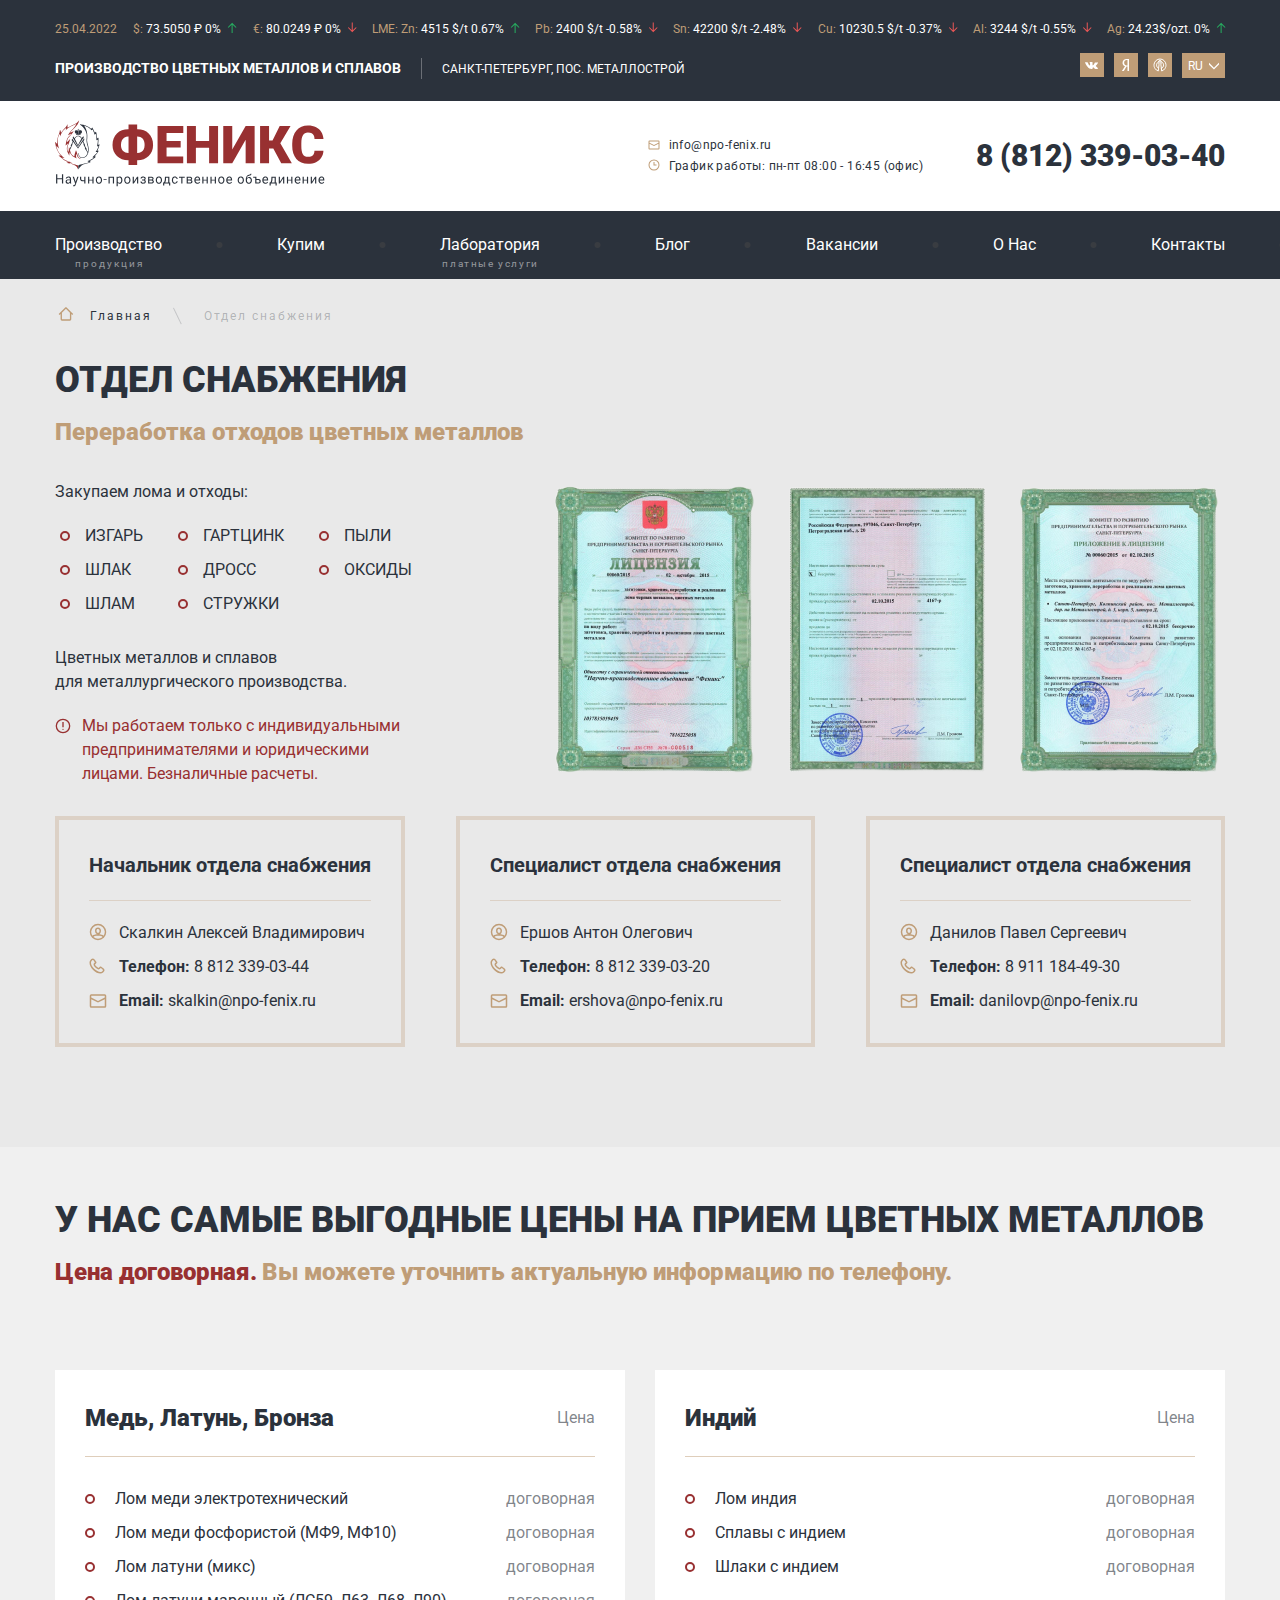
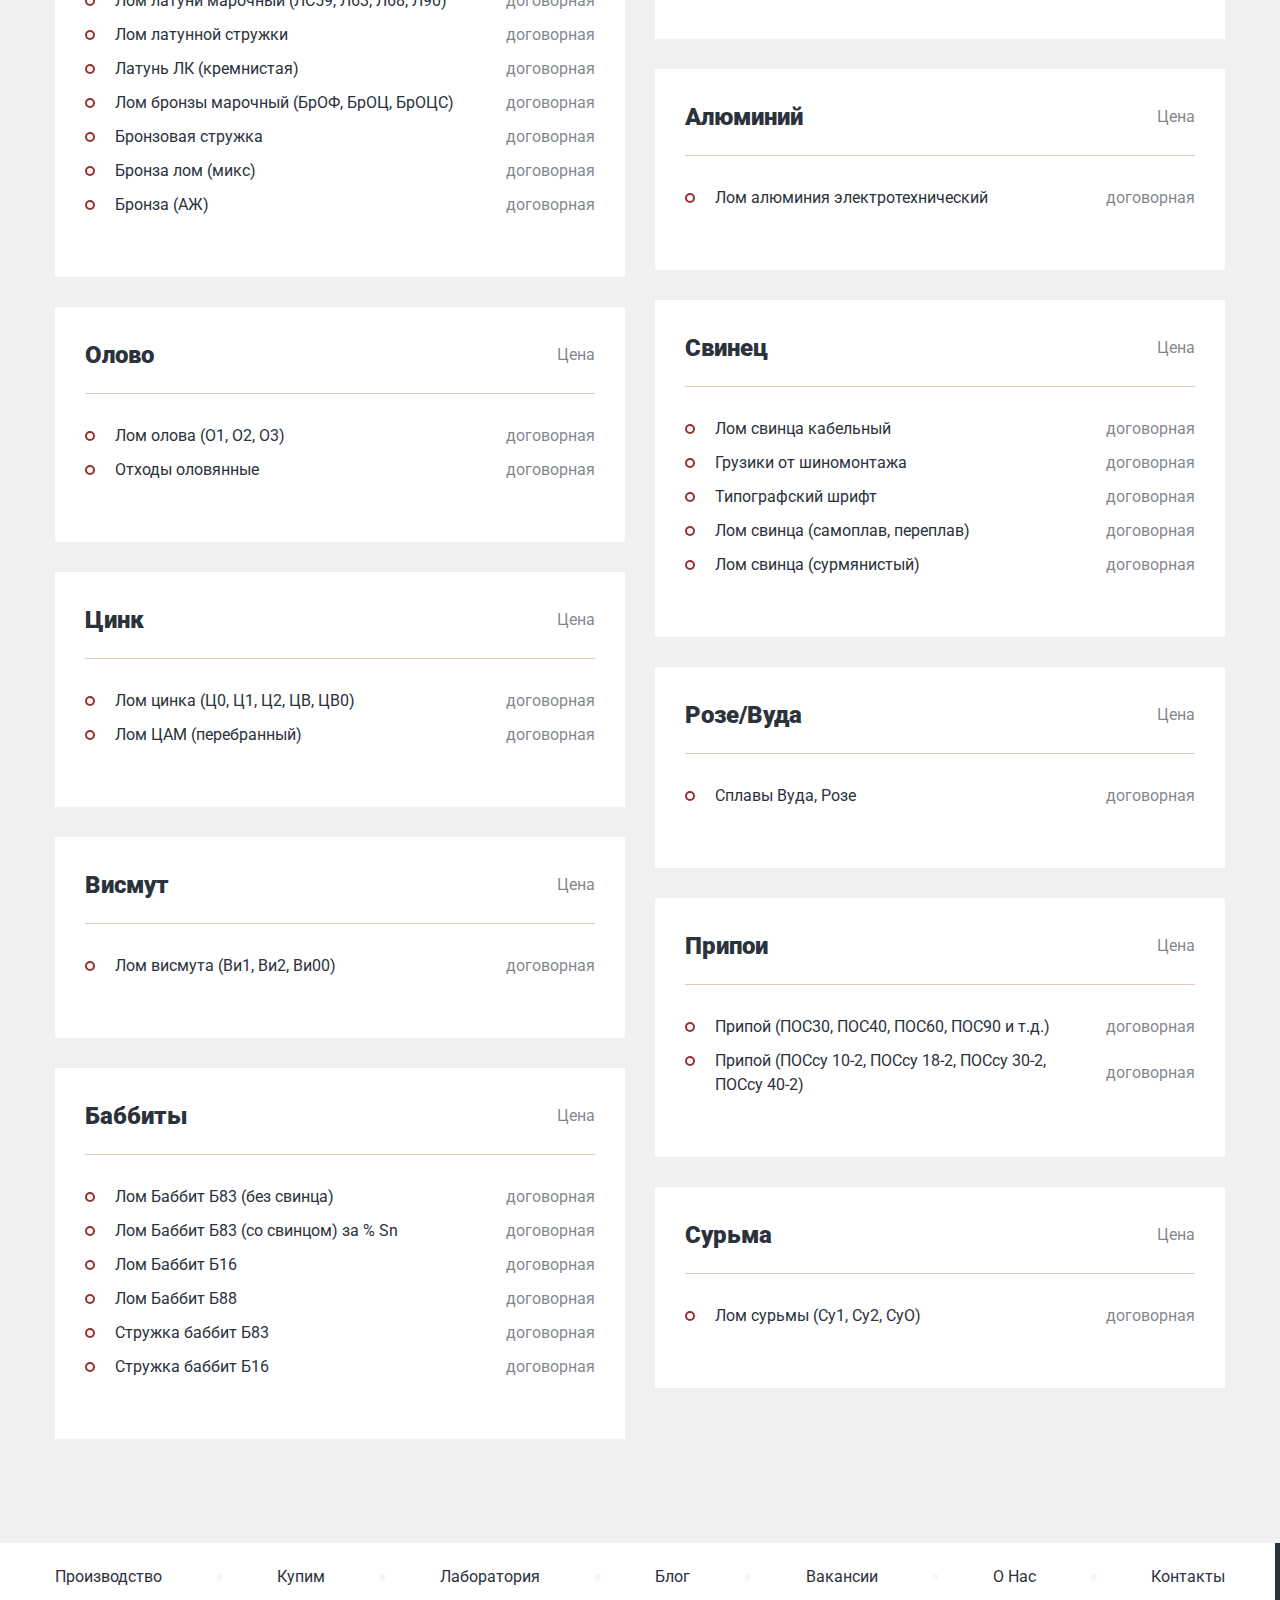
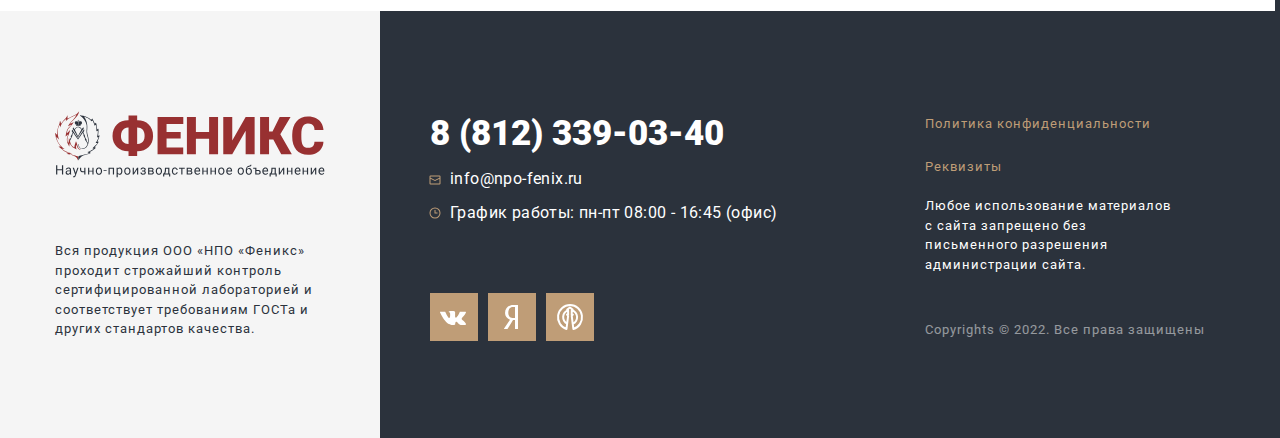
<file: buy-page.html>
<!DOCTYPE html>
<html lang="ru">

<head>
   <meta charset="UTF-8">
   <meta http-equiv="X-UA-Compatible" content="IE=edge">
   <meta name="viewport" content="width=device-width, initial-scale=1.0">
   <title>Купим</title>
   <link rel="preconnect" href="https://fonts.googleapis.com">
   <link rel="preconnect" href="https://fonts.gstatic.com" crossorigin>
   <link href="https://fonts.googleapis.com/css2?family=Roboto:wght@400;700;900&display=swap" rel="stylesheet">
   <link rel="stylesheet" href="css/style.min.css">
</head>

<body>


   <div class="wrapper">
      <div class="btn__up">&uarr;</div>
      <header class="header header__production-page">
         <div class="header__inner">
            <div class="header__top">
               <div class="header__top-inner">
                  <div class="container">
                     <ul class="quotations__list">
                        <li class="quotations__item quotations__data">25.04.2022</li>
                        <li class="quotations__item quotations__price price__arrow--up "><span
                              class="quotations__price--color">$:</span>73.5050 ₽ 0%</li>
                        <li class="quotations__item quotations__price price__arrow--down"><span
                              class="quotations__price--color">€:</span>80.0249 ₽ 0%</li>
                        <li class="quotations__item quotations__price price__arrow--up"><span
                              class="quotations__price--color">LME: Zn:</span>4515 $/t 0.67%</li>
                        <li class="quotations__item quotations__price price__arrow--down"><span
                              class="quotations__price--color">Pb:</span>2400 $/t -0.58%</li>
                        <li class="quotations__item quotations__price price__arrow--down"><span
                              class="quotations__price--color">Sn:</span>42200 $/t -2.48%</li>
                        <li class="quotations__item quotations__price price__arrow--down"><span
                              class="quotations__price--color">Cu:</span>10230.5 $/t -0.37%</li>
                        <li class="quotations__item quotations__price price__arrow--down"><span
                              class="quotations__price--color">Al:</span>3244 $/t -0.55%</li>
                        <li class="quotations__item quotations__price price__arrow--up"><span
                              class="quotations__price--color">Ag:</span>24.23$/ozt. 0% </li>
                     </ul>
                     <div class="header__top-info">
                        <div class="top-info__text">
                           <h1 class="top-info__text-description" data-da=".header__body,450,first">производство
                              цветных металлов и сплавов</h1>
                           <p class="top-info__text-address" data-da=".menu__list,760,last">Санкт-Петербург, пос.
                              металлострой</p>
                        </div>
                        <div class="top-info__social">
                           <ul class="top-info__social-list" data-da=".menu__list,465,last">
                              <li class="top-info__social-item">
                                 <a class="top-info__social-link" href="#">
                                    <svg width="24" height="24" viewBox="0 0 24 24" fill="none"
                                       xmlns="http://www.w3.org/2000/svg">
                                       <rect width="24" height="24" fill="#BF9D77" />
                                       <path
                                          d="M17.8792 15.2808C17.8792 15.2329 17.8275 15.2329 17.8275 15.1849C17.6206 14.8014 17.1551 14.3219 16.5344 13.7945C16.2241 13.5548 16.0689 13.363 15.9655 13.2671C15.8103 13.0753 15.8103 12.9315 15.862 12.7397C15.9137 12.5959 16.1206 12.3562 16.4827 11.9247C16.6896 11.6849 16.793 11.5411 16.9482 11.3973C17.7241 10.4384 18.0861 9.81506 17.9827 9.52739L17.931 9.47945C17.8793 9.43151 17.8275 9.38356 17.7241 9.38356C17.6206 9.33562 17.4655 9.33562 17.3103 9.38356H15.3448C15.2931 9.38356 15.293 9.38356 15.1896 9.38356C15.1379 9.38356 15.0862 9.38356 15.0862 9.38356H15.0344H14.9827L14.931 9.4315C14.8793 9.47945 14.8793 9.47945 14.8793 9.52739C14.6724 10.0548 14.4137 10.4863 14.1551 10.9658C14 11.2055 13.8448 11.4452 13.6896 11.637C13.5344 11.8288 13.431 11.9726 13.3275 12.0685C13.2241 12.1644 13.1206 12.2123 13.0689 12.3082C13.0172 12.3562 12.9138 12.4041 12.9138 12.3562C12.862 12.3562 12.8103 12.3562 12.8103 12.3082C12.7586 12.2603 12.7069 12.2123 12.6551 12.1644C12.6034 12.1164 12.6034 12.0205 12.5517 11.9247C12.5517 11.8288 12.5517 11.7329 12.5517 11.6849C12.5517 11.637 12.5517 11.4932 12.5517 11.3973C12.5517 11.2534 12.5517 11.1575 12.5517 11.1096C12.5517 10.9658 12.5517 10.774 12.5517 10.5822C12.5517 10.3904 12.5517 10.2466 12.5517 10.1507C12.5517 10.0548 12.5517 9.91096 12.5517 9.81507C12.5517 9.67123 12.5517 9.57534 12.5517 9.52739C12.5517 9.47945 12.5 9.38356 12.5 9.33562C12.4482 9.28767 12.3965 9.23972 12.3448 9.19178C12.2931 9.14383 12.1896 9.14383 12.1379 9.09589C11.8793 9.04794 11.5689 9 11.2069 9C10.3793 9 9.81033 9.04795 9.60343 9.14384C9.49998 9.19178 9.39653 9.23972 9.34481 9.33562C9.24136 9.43151 9.24136 9.47945 9.29308 9.47945C9.5517 9.5274 9.7586 9.62328 9.86205 9.76712L9.91378 9.86302C9.9655 9.91096 9.96549 10.0068 10.0172 10.1507C10.0689 10.2945 10.0689 10.4384 10.0689 10.6301C10.0689 10.9178 10.0689 11.2055 10.0689 11.3973C10.0689 11.637 10.0172 11.7808 10.0172 11.9247C10.0172 12.0685 9.9655 12.1644 9.91378 12.2123C9.86205 12.3082 9.86205 12.3562 9.81032 12.3562C9.81032 12.3562 9.81032 12.4041 9.75859 12.4041C9.70687 12.4041 9.65515 12.4521 9.5517 12.4521C9.49998 12.4521 9.39653 12.4041 9.34481 12.3562C9.24136 12.3082 9.13791 12.2123 9.08619 12.1164C8.98274 12.0205 8.87929 11.8767 8.77584 11.6849C8.6724 11.4931 8.51722 11.3014 8.41377 11.0137L8.31033 10.8219C8.25861 10.726 8.15516 10.5342 8.05171 10.2945C7.94827 10.0548 7.84481 9.86302 7.74137 9.62329C7.68964 9.5274 7.63793 9.47945 7.5862 9.4315H7.53447C7.53447 9.4315 7.48274 9.38356 7.43102 9.38356C7.3793 9.38356 7.32758 9.33562 7.27586 9.33562H5.41379C5.2069 9.33562 5.10345 9.38356 5.05173 9.4315L5 9.47945C5 9.47945 5 9.5274 5 9.57534C5 9.62329 5 9.67123 5.05173 9.76712C5.31035 10.3425 5.62069 10.9178 5.93103 11.4932C6.24137 12.0205 6.55172 12.5 6.75862 12.8356C7.01724 13.1712 7.22413 13.5069 7.48275 13.7945C7.74137 14.0822 7.89654 14.274 7.94826 14.3699C8.05171 14.4658 8.10343 14.5137 8.15515 14.5616L8.31033 14.7055C8.41378 14.8014 8.56895 14.9452 8.77584 15.089C8.98274 15.2329 9.24136 15.3767 9.49998 15.5205C9.75859 15.6644 10.0689 15.7603 10.3793 15.8562C10.7414 15.9521 11.0517 16 11.362 15.9521H12.1379C12.2931 15.9521 12.3965 15.9041 12.5 15.8082L12.5517 15.7603C12.5517 15.7123 12.6034 15.7123 12.6034 15.6644C12.6034 15.6164 12.6034 15.5685 12.6034 15.4726C12.6034 15.2808 12.6034 15.137 12.6551 14.9932C12.7069 14.8493 12.7069 14.7534 12.7586 14.6575C12.8103 14.5616 12.862 14.5137 12.9138 14.4658C12.9655 14.4178 13.0172 14.3699 13.0172 14.3699H13.0689C13.1724 14.3219 13.3275 14.3699 13.431 14.4658C13.5862 14.5616 13.7413 14.7055 13.8448 14.8493C13.9482 14.9932 14.1034 15.137 14.3103 15.3288C14.5172 15.5206 14.6724 15.6644 14.7758 15.7123L14.931 15.8082C15.0344 15.8562 15.1379 15.9041 15.2931 15.9521C15.4482 16 15.5517 16 15.6551 16L17.4137 15.9521C17.5689 15.9521 17.7241 15.9041 17.8275 15.8562C17.931 15.8082 17.9827 15.7603 17.9827 15.6644C17.9827 15.6164 17.9827 15.5206 17.9827 15.4726C17.8792 15.3767 17.8792 15.3288 17.8792 15.2808Z"
                                          fill="white" />
                                    </svg>
                                 </a>
                              </li>
                              <li class="top-info__social-item">
                                 <a class="top-info__social-link" href="#">
                                    <svg width="24" height="24" viewBox="0 0 24 24" fill="none"
                                       xmlns="http://www.w3.org/2000/svg">
                                       <rect width="24" height="24" fill="#BF9D77" />
                                       <path
                                          d="M13.4987 12.528H12.6797C11.3928 12.528 10.1449 11.7601 10.1449 9.83991C10.1449 7.84006 11.3149 7.02401 12.5042 7.02401H13.4987V12.528ZM14.7855 6H12.5629C10.3786 6 8.52674 7.36023 8.52674 10.0001C8.52674 11.5841 9.4236 12.7521 11.0226 13.3278L8.0391 17.7439C7.94147 17.8879 8.0391 18 8.19489 18H9.57939C9.69623 18 9.77466 17.968 9.8136 17.8879L12.5239 13.552H13.4987V17.8879C13.4987 17.9361 13.5573 18 13.6352 18H14.8442C14.9611 18 15 17.9518 15 17.8722V6.1598C15 6.04816 14.9221 6 14.7855 6Z"
                                          fill="white" />
                                    </svg>
                                 </a>
                              </li>
                              <li class="top-info__social-item">
                                 <a class="top-info__social-link" href="#">
                                    <svg width="24" height="24" viewBox="0 0 24 24" fill="none"
                                       xmlns="http://www.w3.org/2000/svg">
                                       <rect width="24" height="24" fill="#BF9D77" />
                                       <path
                                          d="M12.888 8.61275C13.6073 8.7914 14.2524 9.1987 14.7302 9.77585C15.2079 10.353 15.4936 11.0702 15.5461 11.8238C15.5985 12.5775 15.415 13.3286 15.022 13.9689C14.629 14.6092 14.0468 15.1055 13.3594 15.3861M13.3594 15.3861L12.8676 11.4559L13.4095 10.8137H12.8528L12.8918 8.61279V8.53135H13.3038V8.24534L11.962 7.24903L10.6202 8.24534V8.53324H11.0322L11.0323 8.6696M13.3594 15.3861L13.6879 18C15.07 17.5865 16.2602 16.6794 17.0412 15.4443C17.8222 14.2093 18.1419 12.7287 17.9418 11.273C17.7418 9.81736 17.0353 8.48369 15.9515 7.51561C14.8678 6.54752 13.4789 6.00962 12.0387 6.00013C10.5985 5.99064 9.20301 6.5102 8.10707 7.46393C7.01113 8.41765 6.28789 9.7419 6.06944 11.1948C5.85098 12.6477 6.15188 14.1324 6.91719 15.3776C7.68251 16.6228 8.86115 17.5456 10.2379 17.9773L10.5757 15.3028L11.0582 11.4502L10.5163 10.8081H11.073L11.0323 8.6696M11.0323 8.6696C10.3604 8.88274 9.76716 9.29791 9.33025 9.86081C8.89334 10.4237 8.63309 11.1081 8.58356 11.8244C8.53403 12.5408 8.69752 13.2557 9.05264 13.8756C9.40777 14.4956 9.93798 14.9917 10.5739 15.299"
                                          stroke="white" stroke-linecap="round" stroke-linejoin="round" />
                                    </svg>
                                 </a>
                              </li>
                              <li class="top-info__social-item">
                                 <div class="language-switch__box" data-spollers>
                                    <div class="select__language-body">
                                       <span class="select__language">RU</span>
                                       <button class="language-switch__btn" data-spoller></button>
                                       <ul class="select__language-list">
                                          <li class="select__language-item">
                                             <a class="select__language-link" href="#">EN</a>
                                          </li>
                                          <li class="select__language-item">
                                             <a class="select__language-link" href="#">DEU</a>
                                          </li>
                                          <li class="select__language-item">
                                             <a class="select__language-link" href="#">FR</a>
                                          </li>
                                       </ul>
                                    </div>
                                 </div>
                              </li>
                           </ul>
                        </div>
                     </div>
                  </div>
               </div>
            </div>

            <div class="header__body">
               <div class="container">
                  <div class="header__body-inner">
                     <a class="header__logo" href="#">
                        <img class="header__logo-img" src="images/logo.svg" alt="логотип">
                     </a>
                     <div class="header__body-contacts" data-da=".menu__list,600,last">
                        <div class="contacts__info">
                           <a class="contacts__info-mail" href="mailto:info@npo-fenix.ru">info@npo-fenix.ru</a>
                           <p class="contacts__info-schedule">График работы: пн-пт 08:00 - 16:45 (офис)</p>
                        </div>
                        <div class="contacts__phone">
                           <a class="contacts__phone-number" href="tel:88123390340">8 (812) 339-03-40</a>
                        </div>
                     </div>
                     <a class="mobile-phone" href="tel:88123390340">
                        <img class="mobile-phone__img" src="images/icons/phone-mobile.svg" alt="">
                     </a>
                     <div class="icon-menu__inner">
                        <button type="button" class="icon-menu"><span></span></button>
                     </div>
                  </div>
               </div>
            </div>

            <div class="header__bottom">
               <div class="container">
                  <nav class="menu">
                     <ul class="menu__list">
                        <li class="menu__item">
                           <a class="menu__link " href="production-page.html">
                              Производство
                              <span class="products__sub-text">продукция</span>
                           </a>
                        </li>
                        <li class="menu__item">
                           <a class="menu__link" href="buy-page.html">Купим</a>
                        </li>
                        <li class="menu__item">
                           <a class="menu__link" href="laboratory-page.html">
                              Лаборатория
                              <span class="products__sub-text products__sub-text-lab ">платные услуги</span>
                           </a>
                        </li>
                        <li class="menu__item">
                           <a class="menu__link" href="blog-page.html">Блог</a>
                        </li>
                        <li class="menu__item">
                           <a class="menu__link" href="vacancies-page.html">Вакансии</a>
                        </li>
                        <li class="menu__item">
                           <a class="menu__link" href="about-page.html">О Нас</a>
                        </li>
                        <li class="menu__item">
                           <a class="menu__link" href="contacts-page.html">Контакты</a>
                        </li>
                     </ul>
                  </nav>
               </div>
            </div>
         </div>
      </header>

      <div class="breadcrumbs">
         <div class="container">
            <div class="breadcrumbs__body">
               <div class="breadcrumbs__inner">
                  <ul class="breadcrumbs__list mobile-overflow ">
                     <li class="breadcrumbs__list-item">
                        <a class="breadcrumbs__list-item-link breadcrumbs__list-item-link--great "
                           href="index.html">Главная</a>
                     </li>
                     <li class="breadcrumbs__list-item">
                        <span class="breadcrumbs__list-item-link--color">Отдел снабжения</span>
                     </li>
                  </ul>
               </div>
            </div>
         </div>
      </div>

      <main class="main">

         <section class="supplies">
            <div class="container">
               <div class="section-title__block  supplies-title__block">
                  <h2 class="section-title supplies-title">Отдел снабжения</h2>
                  <h5 class="section__sub-title supplies__sub-title">Переработка отходов цветных металлов</h5>
               </div>
               <div class="supplies__inner">
                  <div class="supplies__top">
                     <div class="supplies__content">
                        <p class="supplies__content-title-top">Закупаем лома и отходы:</p>
                        <ul class="supplies__content-items">
                           <li class="supplies__content-item">
                              <p class="supplies__alloy-name">ИЗГАРЬ</p>
                              <p class="supplies__alloy-name">ШЛАК</p>
                              <p class="supplies__alloy-name">ШЛАМ</p>
                           </li>
                           <li class="supplies__content-item">
                              <p class="supplies__alloy-name">ГАРТЦИНК</p>
                              <p class="supplies__alloy-name">ДРОСС</p>
                              <p class="supplies__alloy-name">СТРУЖКИ</p>
                           </li>
                           <li class="supplies__content-item">
                              <p class="supplies__alloy-name">ПЫЛИ</p>
                              <p class="supplies__alloy-name">ОКСИДЫ</p>
                           </li>
                        </ul>
                        <p class="supplies__content-title-bottom">Цветных металлов и сплавов <br> для металлургического
                           производства. </p>
                        <p class="supplies__content-description">Мы работаем только с индивидуальными <br>
                           предпринимателями
                           и юридическими лицами. Безналичные расчеты.</p>
                     </div>
                     <div class="supplies__license">
                        <ul class="supplies__license-items supplies__license-items-overflow">
                           <li class="supplies__license-item">
                              <div class="license-card__picture">
                                 <a class="license-card__picture-link" href="">
                                    <img class="supplies__license-images" src="images/license-1.png" alt="лицензия">
                                 </a>
                              </div>
                           </li>
                           <li class="supplies__license-item">
                              <div class="license-card__picture">
                                 <a class="license-card__picture-link" href="">
                                    <img class="supplies__license-images" src="images/license-2.png" alt="лицензия">
                                 </a>
                              </div>
                           </li>
                           <li class="supplies__license-item">
                              <div class="license-card__picture">
                                 <a class="license-card__picture-link" href="">
                                    <img class="supplies__license-images" src="images/license-3.png" alt="лицензия">
                                 </a>
                              </div>
                           </li>
                        </ul>
                     </div>
                  </div>
                  <div class="supplies__bottom">
                     <ul class="supplies__bottom-cards">
                        <li class="supplies__bottom-card">
                           <p class="supplies__card-title">Начальник отдела снабжения</p>
                           <div class="supplies__card-contacts">
                              <p class="supplies__card-user">Скалкин Алексей Владимирович</p>
                              <p class="supplies__card-phone">
                                 <b>Телефон:</b>
                                 <a class="supplies__card-phone-link" href="tel:88123390344"> 8 812
                                    339-03-44</a>
                              </p>
                              <p class="supplies__card-mail">
                                 <b>Email:</b>
                                 <a class="supplies__card-mail-link" href="mailto:skalkin@npo-fenix.ru">
                                    skalkin@npo-fenix.ru</a>
                              </p>
                           </div>
                        </li>
                        <li class="supplies__bottom-card">
                           <p class="supplies__card-title">Специалист отдела снабжения</p>
                           <div class="supplies__card-contacts">
                              <p class="supplies__card-user">Ершов Антон Олегович
                              </p>
                              <p class="supplies__card-phone">
                                 <b>Телефон:</b>
                                 <a class="supplies__card-phone-link" href="tel:88123390320">8 812 339-03-20</a>
                              </p>
                              <p class="supplies__card-mail">
                                 <b>Email:</b>
                                 <a class="supplies__card-mail-link" href="mailto:ershova@npo-fenix.ru">
                                    ershova@npo-fenix.ru</a>
                              </p>
                           </div>
                        </li>
                        <li class="supplies__bottom-card">
                           <p class="supplies__card-title">Специалист отдела снабжения</p>
                           <div class="supplies__card-contacts">
                              <p class="supplies__card-user">Данилов Павел Сергеевич</p>
                              <p class="supplies__card-phone">
                                 <b>Телефон:</b>
                                 <a class="supplies__card-phone-link" href="tel:89111844930">8 911 184-49-30</a>
                              </p>
                              <p class="supplies__card-mail">
                                 <b>Email:</b>
                                 <a class="supplies__card-mail-link" href="mailto:danilovp@npo-fenix.ru">
                                    danilovp@npo-fenix.ru</a>
                              </p>
                           </div>
                        </li>
                     </ul>
                  </div>
               </div>
            </div>
         </section>

         <section class="buy-page">
            <div class="container">
               <div class="section-title__block  buy-page-title__block">
                  <h2 class="section-title buy-page-title">У нас самые выгодные цены на прием цветных металлов</h2>
                  <h5 class="section__sub-title buy-page__sub-title"> <span class="sub-title--color">Цена
                        договорная.</span>Вы можете уточнить актуальную
                     информацию по телефону.</h5>
               </div>
               <div class="buy-page__body">
                  <ul class="buy-page__list">
                     <li class="buy-page__item block" data-spollers="500,max">
                        <div class="buy-page__price-box">
                           <div class="buy-page__price-inner">
                              <p class="buy-page__name">Медь, Латунь,
                                 Бронза</p>
                              <p class="buy-page__price">Цена</p>
                           </div>
                        </div>
                        <div class="buy-page__item-inner">
                           <button type="button" class="buy-page__item-title block__title" data-spoller>Медь, Латунь,
                              Бронза</button>
                           <div class="buy-page__spollers-inner">
                              <div class="item__price-box">
                                 <div class="item__price-box-inner">
                                    <p class="item__price-name">Лом меди электротехнический</p>
                                    <div class="price-hidden__box">
                                       <p class="item__price-hidden">цена</p>
                                       <p class="item__price">
                                          договорная</p>
                                    </div>
                                 </div>
                              </div>
                              <div class="item__price-box">
                                 <div class="item__price-box-inner">
                                    <p class="item__price-name">Лом меди фосфористой (МФ9, МФ10)</p>
                                    <div class="price-hidden__box">
                                       <p class="item__price-hidden">цена</p>
                                       <p class="item__price">
                                          договорная</p>
                                    </div>
                                 </div>
                              </div>
                              <div class="item__price-box">
                                 <div class="item__price-box-inner">
                                    <p class="item__price-name">Лом латуни (микс)</p>
                                    <div class="price-hidden__box">
                                       <p class="item__price-hidden">цена</p>
                                       <p class="item__price">
                                          договорная</p>
                                    </div>
                                 </div>
                              </div>
                              <div class="item__price-box">
                                 <div class="item__price-box-inner">
                                    <p class="item__price-name">Лом латуни марочный (ЛС59, Л63, Л68, Л90)</p>
                                    <div class="price-hidden__box">
                                       <p class="item__price-hidden">цена</p>
                                       <p class="item__price">
                                          договорная</p>
                                    </div>
                                 </div>
                              </div>
                              <div class="item__price-box">
                                 <div class="item__price-box-inner">
                                    <p class="item__price-name">Лом латунной стружки</p>
                                    <div class="price-hidden__box">
                                       <p class="item__price-hidden">цена</p>
                                       <p class="item__price">
                                          договорная</p>
                                    </div>
                                 </div>
                              </div>
                              <div class="item__price-box">
                                 <div class="item__price-box-inner">
                                    <p class="item__price-name">Латунь ЛК (кремнистая)</p>
                                    <div class="price-hidden__box">
                                       <p class="item__price-hidden">цена</p>
                                       <p class="item__price">
                                          договорная</p>
                                    </div>
                                 </div>
                              </div>
                              <div class="item__price-box">
                                 <div class="item__price-box-inner">
                                    <p class="item__price-name">Лом бронзы марочный (БрОФ, БрОЦ, БрОЦС)</p>
                                    <div class="price-hidden__box">
                                       <p class="item__price-hidden">цена</p>
                                       <p class="item__price">
                                          договорная</p>
                                    </div>
                                 </div>
                              </div>
                              <div class="item__price-box">
                                 <div class="item__price-box-inner">
                                    <p class="item__price-name">Бронзовая стружка</p>
                                    <div class="price-hidden__box">
                                       <p class="item__price-hidden">цена</p>
                                       <p class="item__price">
                                          договорная</p>
                                    </div>
                                 </div>
                              </div>
                              <div class="item__price-box">
                                 <div class="item__price-box-inner">
                                    <p class="item__price-name">Бронза лом (микс)</p>
                                    <div class="price-hidden__box">
                                       <p class="item__price-hidden">цена</p>
                                       <p class="item__price">
                                          договорная</p>
                                    </div>
                                 </div>
                              </div>
                              <div class="item__price-box">
                                 <div class="item__price-box-inner">
                                    <p class="item__price-name">Бронза (АЖ)</p>
                                    <div class="price-hidden__box">
                                       <p class="item__price-hidden">цена</p>
                                       <p class="item__price">
                                          договорная</p>
                                    </div>
                                 </div>
                              </div>
                           </div>
                        </div>
                     </li>
                     <li class="buy-page__item block" data-spollers="500,max">
                        <div class="buy-page__price-box">
                           <div class="buy-page__price-inner">
                              <p class="buy-page__name">Олово</p>
                              <p class="buy-page__price">Цена</p>
                           </div>
                        </div>
                        <div class="buy-page__item-inner">
                           <button type="button" class="buy-page__item-title block__title" data-spoller>Олово</button>
                           <div class="buy-page__spollers-inner">
                              <div class="item__price-box">
                                 <div class="item__price-box-inner">
                                    <p class="item__price-name">Лом олова (О1, О2, О3)</p>
                                    <div class="price-hidden__box">
                                       <p class="item__price-hidden">цена</p>
                                       <p class="item__price">
                                          договорная</p>
                                    </div>
                                 </div>
                              </div>
                              <div class="item__price-box">
                                 <div class="item__price-box-inner">
                                    <p class="item__price-name">Отходы оловянные</p>
                                    <div class="price-hidden__box">
                                       <p class="item__price-hidden">цена</p>
                                       <p class="item__price">
                                          договорная</p>
                                    </div>
                                 </div>
                              </div>
                           </div>
                        </div>
                     </li>
                     <li class="buy-page__item block" data-spollers="500,max">
                        <div class="buy-page__price-box">
                           <div class="buy-page__price-inner">
                              <p class="buy-page__name">Цинк</p>
                              <p class="buy-page__price">Цена</p>
                           </div>
                        </div>
                        <div class="buy-page__item-inner">
                           <button type="button" class="buy-page__item-title block__title" data-spoller>Цинк</button>
                           <div class="buy-page__spollers-inner">
                              <div class="item__price-box">
                                 <div class="item__price-box-inner">
                                    <p class="item__price-name">Лом цинка (Ц0, Ц1, Ц2, ЦВ, ЦВ0)</p>
                                    <div class="price-hidden__box">
                                       <p class="item__price-hidden">цена</p>
                                       <p class="item__price">
                                          договорная</p>
                                    </div>
                                 </div>
                              </div>
                              <div class="item__price-box">
                                 <div class="item__price-box-inner">
                                    <p class="item__price-name">Лом ЦАМ (перебранный)</p>
                                    <div class="price-hidden__box">
                                       <p class="item__price-hidden">цена</p>
                                       <p class="item__price">
                                          договорная</p>
                                    </div>
                                 </div>
                              </div>
                           </div>
                        </div>
                     </li>
                     <li class="buy-page__item block" data-spollers="500,max">
                        <div class="buy-page__price-box">
                           <div class="buy-page__price-inner">
                              <p class="buy-page__name">Висмут</p>
                              <p class="buy-page__price">Цена</p>
                           </div>
                        </div>
                        <div class="buy-page__item-inner">
                           <button type="button" class="buy-page__item-title block__title" data-spoller>Висмут</button>
                           <div class="buy-page__spollers-inner">
                              <div class="item__price-box">
                                 <div class="item__price-box-inner">
                                    <p class="item__price-name">Лом висмута (Ви1, Ви2, Ви00)</p>
                                    <div class="price-hidden__box">
                                       <p class="item__price-hidden">цена</p>
                                       <p class="item__price">
                                          договорная</p>
                                    </div>
                                 </div>
                              </div>
                           </div>
                        </div>
                     </li>
                     <li class="buy-page__item block" data-spollers="500,max">
                        <div class="buy-page__price-box">
                           <div class="buy-page__price-inner">
                              <p class="buy-page__name">Баббиты</p>
                              <p class="buy-page__price">Цена</p>
                           </div>
                        </div>
                        <div class="buy-page__item-inner">
                           <button type="button" class="buy-page__item-title block__title" data-spoller>Баббиты</button>
                           <div class="buy-page__spollers-inner">
                              <div class="item__price-box">
                                 <div class="item__price-box-inner">
                                    <p class="item__price-name">Лом Баббит Б83 (без свинца)</p>
                                    <div class="price-hidden__box">
                                       <p class="item__price-hidden">цена</p>
                                       <p class="item__price">
                                          договорная</p>
                                    </div>
                                 </div>
                              </div>
                              <div class="item__price-box">
                                 <div class="item__price-box-inner">
                                    <p class="item__price-name">Лом Баббит Б83 (со свинцом) за % Sn</p>
                                    <div class="price-hidden__box">
                                       <p class="item__price-hidden">цена</p>
                                       <p class="item__price">
                                          договорная</p>
                                    </div>
                                 </div>
                              </div>
                              <div class="item__price-box">
                                 <div class="item__price-box-inner">
                                    <p class="item__price-name">Лом Баббит Б16</p>
                                    <div class="price-hidden__box">
                                       <p class="item__price-hidden">цена</p>
                                       <p class="item__price">
                                          договорная</p>
                                    </div>
                                 </div>
                              </div>
                              <div class="item__price-box">
                                 <div class="item__price-box-inner">
                                    <p class="item__price-name">Лом Баббит Б88</p>
                                    <div class="price-hidden__box">
                                       <p class="item__price-hidden">цена</p>
                                       <p class="item__price">
                                          договорная</p>
                                    </div>
                                 </div>
                              </div>
                              <div class="item__price-box">
                                 <div class="item__price-box-inner">
                                    <p class="item__price-name">Стружка баббит Б83</p>
                                    <div class="price-hidden__box">
                                       <p class="item__price-hidden">цена</p>
                                       <p class="item__price">
                                          договорная</p>
                                    </div>
                                 </div>
                              </div>
                              <div class="item__price-box">
                                 <div class="item__price-box-inner">
                                    <p class="item__price-name">Стружка баббит Б16</p>
                                    <div class="price-hidden__box">
                                       <p class="item__price-hidden">цена</p>
                                       <p class="item__price">
                                          договорная</p>
                                    </div>
                                 </div>
                              </div>
                           </div>
                        </div>
                     </li>
                     <li class="buy-page__item block" data-spollers="500,max">
                        <div class="buy-page__price-box">
                           <div class="buy-page__price-inner">
                              <p class="buy-page__name">Индий</p>
                              <p class="buy-page__price">Цена</p>
                           </div>
                        </div>
                        <div class="buy-page__item-inner">
                           <button type="button" class="buy-page__item-title block__title" data-spoller>Индий</button>
                           <div class="buy-page__spollers-inner">
                              <div class="item__price-box">
                                 <div class="item__price-box-inner">
                                    <p class="item__price-name">Лом индия</p>
                                    <div class="price-hidden__box">
                                       <p class="item__price-hidden">цена</p>
                                       <p class="item__price">
                                          договорная</p>
                                    </div>
                                 </div>
                              </div>
                              <div class="item__price-box">
                                 <div class="item__price-box-inner">
                                    <p class="item__price-name">Сплавы с индием</p>
                                    <div class="price-hidden__box">
                                       <p class="item__price-hidden">цена</p>
                                       <p class="item__price">
                                          договорная</p>
                                    </div>
                                 </div>
                              </div>
                              <div class="item__price-box">
                                 <div class="item__price-box-inner">
                                    <p class="item__price-name">Шлаки с индием</p>
                                    <div class="price-hidden__box">
                                       <p class="item__price-hidden">цена</p>
                                       <p class="item__price">
                                          договорная</p>
                                    </div>
                                 </div>
                              </div>
                           </div>
                        </div>
                     </li>
                     <li class="buy-page__item block  al" data-spollers="500,max">
                        <div class="buy-page__price-box">
                           <div class="buy-page__price-inner">
                              <p class="buy-page__name">Алюминий</p>
                              <p class="buy-page__price">Цена</p>
                           </div>
                        </div>
                        <div class="buy-page__item-inner">
                           <button type="button" class="buy-page__item-title block__title"
                              data-spoller>Алюминий</button>
                           <div class="buy-page__spollers-inner">
                              <div class="item__price-box">
                                 <div class="item__price-box-inner">
                                    <p class="item__price-name">Лом алюминия электротехнический</p>
                                    <div class="price-hidden__box">
                                       <p class="item__price-hidden">цена</p>
                                       <p class="item__price">
                                          договорная</p>
                                    </div>
                                 </div>
                              </div>
                           </div>
                        </div>
                     </li>
                     <li class="buy-page__item block pb" data-spollers="500,max">
                        <div class="buy-page__price-box">
                           <div class="buy-page__price-inner">
                              <p class="buy-page__name">Свинец</p>
                              <p class="buy-page__price">Цена</p>
                           </div>
                        </div>
                        <div class="buy-page__item-inner">
                           <button type="button" class="buy-page__item-title block__title" data-spoller>Свинец</button>
                           <div class="buy-page__spollers-inner">
                              <div class="item__price-box">
                                 <div class="item__price-box-inner">
                                    <p class="item__price-name">Лом свинца кабельный</p>
                                    <div class="price-hidden__box">
                                       <p class="item__price-hidden">цена</p>
                                       <p class="item__price">
                                          договорная</p>
                                    </div>
                                 </div>
                              </div>
                              <div class="item__price-box">
                                 <div class="item__price-box-inner">
                                    <p class="item__price-name">Грузики от шиномонтажа</p>
                                    <div class="price-hidden__box">
                                       <p class="item__price-hidden">цена</p>
                                       <p class="item__price">
                                          договорная</p>
                                    </div>
                                 </div>
                              </div>
                              <div class="item__price-box">
                                 <div class="item__price-box-inner">
                                    <p class="item__price-name">Типографский шрифт</p>
                                    <div class="price-hidden__box">
                                       <p class="item__price-hidden">цена</p>
                                       <p class="item__price">
                                          договорная</p>
                                    </div>
                                 </div>
                              </div>
                              <div class="item__price-box">
                                 <div class="item__price-box-inner">
                                    <p class="item__price-name">Лом свинца (самоплав, переплав)</p>
                                    <div class="price-hidden__box">
                                       <p class="item__price-hidden">цена</p>
                                       <p class="item__price">
                                          договорная</p>
                                    </div>
                                 </div>
                              </div>
                              <div class="item__price-box">
                                 <div class="item__price-box-inner">
                                    <p class="item__price-name">Лом свинца (сурмянистый)</p>
                                    <div class="price-hidden__box">
                                       <p class="item__price-hidden">цена</p>
                                       <p class="item__price">
                                          договорная</p>
                                    </div>
                                 </div>
                              </div>
                           </div>
                        </div>
                     </li>
                     <li class="buy-page__item block" data-spollers="500,max">
                        <div class="buy-page__price-box">
                           <div class="buy-page__price-inner">
                              <p class="buy-page__name">Розе/Вуда</p>
                              <p class="buy-page__price">Цена</p>
                           </div>
                        </div>
                        <div class="buy-page__item-inner">
                           <button type="button" class="buy-page__item-title block__title"
                              data-spoller>Розе/Вуда</button>
                           <div class="buy-page__spollers-inner">
                              <div class="item__price-box">
                                 <div class="item__price-box-inner">
                                    <p class="item__price-name">Сплавы Вуда, Розе</p>
                                    <div class="price-hidden__box">
                                       <p class="item__price-hidden">цена</p>
                                       <p class="item__price">
                                          договорная</p>
                                    </div>
                                 </div>
                              </div>
                           </div>
                        </div>
                     </li>
                     <li class="buy-page__item block" data-spollers="500,max">
                        <div class="buy-page__price-box">
                           <div class="buy-page__price-inner">
                              <p class="buy-page__name">Припои</p>
                              <p class="buy-page__price">Цена</p>
                           </div>
                        </div>
                        <div class="buy-page__item-inner">
                           <button type="button" class="buy-page__item-title block__title" data-spoller>Припои</button>
                           <div class="buy-page__spollers-inner">
                              <div class="item__price-box">
                                 <div class="item__price-box-inner">
                                    <p class="item__price-name">Припой (ПОС30, ПОС40, ПОС60, ПОС90 и т.д.)</p>
                                    <div class="price-hidden__box">
                                       <p class="item__price-hidden">цена</p>
                                       <p class="item__price">
                                          договорная</p>
                                    </div>
                                 </div>
                              </div>
                              <div class="item__price-box">
                                 <div class="item__price-box-inner">
                                    <p class="item__price-name">Припой (ПОСсу 10-2, ПОСсу 18-2, ПОСсу 30-2, ПОСсу
                                       40-2)</p>
                                    <div class="price-hidden__box">
                                       <p class="item__price-hidden">цена</p>
                                       <p class="item__price">
                                          договорная</p>
                                    </div>
                                 </div>
                              </div>
                           </div>
                        </div>
                     </li>
                     <li class="buy-page__item block" data-spollers="500,max">
                        <div class="buy-page__price-box">
                           <div class="buy-page__price-inner">
                              <p class="buy-page__name">Сурьма</p>
                              <p class="buy-page__price">Цена</p>
                           </div>
                        </div>
                        <div class="buy-page__item-inner">
                           <button type="button" class="buy-page__item-title block__title" data-spoller>Сурьма</button>
                           <div class="buy-page__spollers-inner">
                              <div class="item__price-box">
                                 <div class="item__price-box-inner">
                                    <p class="item__price-name">Лом сурьмы (Су1, Су2, СуО)</p>
                                    <div class="price-hidden__box">
                                       <p class="item__price-hidden">цена</p>
                                       <p class="item__price">
                                          договорная</p>
                                    </div>
                                 </div>
                              </div>
                           </div>
                        </div>
                     </li>
                  </ul>
               </div>
            </div>
         </section>


      </main>

      <footer class="footer">
         <div class="footer__inner">
            <div class="footer__top">
               <div class="container">
                  <nav class="menu footer__menu">
                     <ul class="menu__list">
                        <li class="menu__item">
                           <a class="menu__link  footer-menu__link" href="production-page.html">
                              Производство
                              <span class="products__sub-text">продукция</span>
                           </a>
                        </li>
                        <li class="menu__item">
                           <a class="menu__link  footer-menu__link" href="buy-page.html">Купим</a>
                        </li>
                        <li class="menu__item">
                           <a class="menu__link  footer-menu__link" href="laboratory-page.html">
                              Лаборатория
                              <span class="products__sub-text products__sub-text-lab ">платные услуги</span>
                           </a>
                        </li>
                        <li class="menu__item">
                           <a class="menu__link  footer-menu__link" href="blog-page.html">Блог</a>
                        </li>
                        <li class="menu__item">
                           <a class="menu__link  footer-menu__link" href="vacancies-page.html">Вакансии</a>
                        </li>
                        <li class="menu__item">
                           <a class="menu__link  footer-menu__link" href="about-page.html">О Нас</a>
                        </li>
                        <li class="menu__item">
                           <a class="menu__link  footer-menu__link" href="contacts-page.html">Контакты</a>
                        </li>
                     </ul>
                  </nav>
               </div>
            </div>
            <div class="footer__bottom-inner ">
               <div class="container">
                  <div class="footer__bottom">
                     <div class="footer__info">
                        <a class="footer__logo" href="#">
                           <img class="footer__logo-img" src="images/logo.svg" alt="логотип">
                        </a>
                        <p class="footer__description">
                           Вся продукция ООО «НПО «Феникс» проходит строжайший контроль сертифицированной лабораторией и
                           соответствует требованиям ГОСТа и других стандартов качества.
                        </p>
                        <div class="footer-menu__mobile   mobile-spollers__block">
                           <div class="mobile-spollers__body mobile-spollers__body-actions ">
                              <div class="mobile-spollers__items-inner">
                                 <div class="mobile-spollers__body-inner block" data-spollers="790,max">
                                    <button type="button" data-spoller class="spoller-btn block__title">
                                       Наши услуги
                                    </button>
                                    <div class="footer-spoller__list">
                                       <ul class="footer-spoller__item ">
                                          <li class="footer-spoller__list">
                                             <a class="footer-spoller__link" href="#">Доставка продукции собственным
                                                автотранспортом</a>
                                             <a class="footer-spoller__link" href="#">Консультационные услуги для
                                                предприятий и литейных производств</a>
                                             <a class="footer-spoller__link" href="#">Лабораторное исследование металлов
                                                и сплавов</a>
                                          </li>
                                       </ul>
                                    </div>
                                 </div>
                                 <div class="mobile-spollers__body-inner block" data-spollers="790,max">
                                    <button type="button" data-spoller class="spoller-btn block__title">
                                       Производство
                                    </button>
                                    <div class="footer-spoller__list">
                                       <ul class="footer-spoller__item ">
                                          <li class="footer-spoller__list">
                                             <a class="footer-spoller__link" href="#">Бронза оловянистая в чушках
                                                Бр05Ц6С5, БрО8Ц4, БрО10Ф1 и другие</a>
                                             <a class="footer-spoller__link" href="#">Припои на основе индия ПОИн10,
                                                ПОИн52, ПОИн90 и другие (фольга, пруток, проволока, слиток)</a>
                                             <a class="footer-spoller__link" href="#">Сурьма Су1 (чушка)</a>
                                             <a class="footer-spoller__link" href="#">Показать больше</a>
                                          </li>
                                       </ul>
                                    </div>
                                 </div>
                                 <div class="mobile-spollers__body-inner block" data-spollers="790,max">
                                    <button type="button" data-spoller class="spoller-btn block__title">
                                       Полезные ссылки
                                    </button>
                                    <div class="footer-spoller__list">
                                       <ul class="footer-spoller__item ">
                                          <li class="footer-spoller__list">
                                             <a class="footer-spoller__link" href="#">О Компании</a>
                                             <a class="footer-spoller__link" href="#">Цветные металлы и сплавы</a>
                                             <a class="footer-spoller__link" href="#">Отзывы о НПО Феникс</a>
                                          </li>
                                       </ul>
                                    </div>
                                 </div>
                              </div>
                           </div>
                        </div>
                     </div>
                     <div class="footer__contact">
                        <ul class="footer-contact__items">
                           <li class="footer-contact__item footer-contact__item-number">
                              <div class="footer-contacts__phone">
                                 <a class="  footer-contacts__phone-number " href="tel:88123390340">8
                                    (812) 339-03-40</a>
                              </div>
                              <div class="contacts__info">
                                 <a class="contacts__info-mail footer-contacts__info-mail"
                                    href="mailto:info@npo-fenix.ru">info@npo-fenix.ru</a>
                                 <p class="contacts__info-schedule footer-contacts__info-schedule">График работы: пн-пт
                                    08:00 - 16:45 (офис)</p>
                              </div>
                              <div class="top-info__social footer__social">
                                 <ul class="top-info__social-list">
                                    <li class="footer__social-item">
                                       <a class="top-info__social-link  footer__social-link" href="#">
                                          <svg width="24" height="24" viewBox="0 0 24 24" fill="none"
                                             xmlns="http://www.w3.org/2000/svg">
                                             <rect width="24" height="24" fill="#BF9D77" />
                                             <path
                                                d="M17.8792 15.2808C17.8792 15.2329 17.8275 15.2329 17.8275 15.1849C17.6206 14.8014 17.1551 14.3219 16.5344 13.7945C16.2241 13.5548 16.0689 13.363 15.9655 13.2671C15.8103 13.0753 15.8103 12.9315 15.862 12.7397C15.9137 12.5959 16.1206 12.3562 16.4827 11.9247C16.6896 11.6849 16.793 11.5411 16.9482 11.3973C17.7241 10.4384 18.0861 9.81506 17.9827 9.52739L17.931 9.47945C17.8793 9.43151 17.8275 9.38356 17.7241 9.38356C17.6206 9.33562 17.4655 9.33562 17.3103 9.38356H15.3448C15.2931 9.38356 15.293 9.38356 15.1896 9.38356C15.1379 9.38356 15.0862 9.38356 15.0862 9.38356H15.0344H14.9827L14.931 9.4315C14.8793 9.47945 14.8793 9.47945 14.8793 9.52739C14.6724 10.0548 14.4137 10.4863 14.1551 10.9658C14 11.2055 13.8448 11.4452 13.6896 11.637C13.5344 11.8288 13.431 11.9726 13.3275 12.0685C13.2241 12.1644 13.1206 12.2123 13.0689 12.3082C13.0172 12.3562 12.9138 12.4041 12.9138 12.3562C12.862 12.3562 12.8103 12.3562 12.8103 12.3082C12.7586 12.2603 12.7069 12.2123 12.6551 12.1644C12.6034 12.1164 12.6034 12.0205 12.5517 11.9247C12.5517 11.8288 12.5517 11.7329 12.5517 11.6849C12.5517 11.637 12.5517 11.4932 12.5517 11.3973C12.5517 11.2534 12.5517 11.1575 12.5517 11.1096C12.5517 10.9658 12.5517 10.774 12.5517 10.5822C12.5517 10.3904 12.5517 10.2466 12.5517 10.1507C12.5517 10.0548 12.5517 9.91096 12.5517 9.81507C12.5517 9.67123 12.5517 9.57534 12.5517 9.52739C12.5517 9.47945 12.5 9.38356 12.5 9.33562C12.4482 9.28767 12.3965 9.23972 12.3448 9.19178C12.2931 9.14383 12.1896 9.14383 12.1379 9.09589C11.8793 9.04794 11.5689 9 11.2069 9C10.3793 9 9.81033 9.04795 9.60343 9.14384C9.49998 9.19178 9.39653 9.23972 9.34481 9.33562C9.24136 9.43151 9.24136 9.47945 9.29308 9.47945C9.5517 9.5274 9.7586 9.62328 9.86205 9.76712L9.91378 9.86302C9.9655 9.91096 9.96549 10.0068 10.0172 10.1507C10.0689 10.2945 10.0689 10.4384 10.0689 10.6301C10.0689 10.9178 10.0689 11.2055 10.0689 11.3973C10.0689 11.637 10.0172 11.7808 10.0172 11.9247C10.0172 12.0685 9.9655 12.1644 9.91378 12.2123C9.86205 12.3082 9.86205 12.3562 9.81032 12.3562C9.81032 12.3562 9.81032 12.4041 9.75859 12.4041C9.70687 12.4041 9.65515 12.4521 9.5517 12.4521C9.49998 12.4521 9.39653 12.4041 9.34481 12.3562C9.24136 12.3082 9.13791 12.2123 9.08619 12.1164C8.98274 12.0205 8.87929 11.8767 8.77584 11.6849C8.6724 11.4931 8.51722 11.3014 8.41377 11.0137L8.31033 10.8219C8.25861 10.726 8.15516 10.5342 8.05171 10.2945C7.94827 10.0548 7.84481 9.86302 7.74137 9.62329C7.68964 9.5274 7.63793 9.47945 7.5862 9.4315H7.53447C7.53447 9.4315 7.48274 9.38356 7.43102 9.38356C7.3793 9.38356 7.32758 9.33562 7.27586 9.33562H5.41379C5.2069 9.33562 5.10345 9.38356 5.05173 9.4315L5 9.47945C5 9.47945 5 9.5274 5 9.57534C5 9.62329 5 9.67123 5.05173 9.76712C5.31035 10.3425 5.62069 10.9178 5.93103 11.4932C6.24137 12.0205 6.55172 12.5 6.75862 12.8356C7.01724 13.1712 7.22413 13.5069 7.48275 13.7945C7.74137 14.0822 7.89654 14.274 7.94826 14.3699C8.05171 14.4658 8.10343 14.5137 8.15515 14.5616L8.31033 14.7055C8.41378 14.8014 8.56895 14.9452 8.77584 15.089C8.98274 15.2329 9.24136 15.3767 9.49998 15.5205C9.75859 15.6644 10.0689 15.7603 10.3793 15.8562C10.7414 15.9521 11.0517 16 11.362 15.9521H12.1379C12.2931 15.9521 12.3965 15.9041 12.5 15.8082L12.5517 15.7603C12.5517 15.7123 12.6034 15.7123 12.6034 15.6644C12.6034 15.6164 12.6034 15.5685 12.6034 15.4726C12.6034 15.2808 12.6034 15.137 12.6551 14.9932C12.7069 14.8493 12.7069 14.7534 12.7586 14.6575C12.8103 14.5616 12.862 14.5137 12.9138 14.4658C12.9655 14.4178 13.0172 14.3699 13.0172 14.3699H13.0689C13.1724 14.3219 13.3275 14.3699 13.431 14.4658C13.5862 14.5616 13.7413 14.7055 13.8448 14.8493C13.9482 14.9932 14.1034 15.137 14.3103 15.3288C14.5172 15.5206 14.6724 15.6644 14.7758 15.7123L14.931 15.8082C15.0344 15.8562 15.1379 15.9041 15.2931 15.9521C15.4482 16 15.5517 16 15.6551 16L17.4137 15.9521C17.5689 15.9521 17.7241 15.9041 17.8275 15.8562C17.931 15.8082 17.9827 15.7603 17.9827 15.6644C17.9827 15.6164 17.9827 15.5206 17.9827 15.4726C17.8792 15.3767 17.8792 15.3288 17.8792 15.2808Z"
                                                fill="white" />
                                          </svg>
                                       </a>
                                    </li>
                                    <li class="footer__social-item">
                                       <a class="top-info__social-link  footer__social-link" href="#">
                                          <svg width="24" height="24" viewBox="0 0 24 24" fill="none"
                                             xmlns="http://www.w3.org/2000/svg">
                                             <rect width="24" height="24" fill="#BF9D77" />
                                             <path
                                                d="M13.4987 12.528H12.6797C11.3928 12.528 10.1449 11.7601 10.1449 9.83991C10.1449 7.84006 11.3149 7.02401 12.5042 7.02401H13.4987V12.528ZM14.7855 6H12.5629C10.3786 6 8.52674 7.36023 8.52674 10.0001C8.52674 11.5841 9.4236 12.7521 11.0226 13.3278L8.0391 17.7439C7.94147 17.8879 8.0391 18 8.19489 18H9.57939C9.69623 18 9.77466 17.968 9.8136 17.8879L12.5239 13.552H13.4987V17.8879C13.4987 17.9361 13.5573 18 13.6352 18H14.8442C14.9611 18 15 17.9518 15 17.8722V6.1598C15 6.04816 14.9221 6 14.7855 6Z"
                                                fill="white" />
                                          </svg>
                                       </a>
                                    </li>
                                    <li class="footer__social-item">
                                       <a class="top-info__social-link  footer__social-link" href="#">
                                          <svg width="24" height="24" viewBox="0 0 24 24" fill="none"
                                             xmlns="http://www.w3.org/2000/svg">
                                             <rect width="24" height="24" fill="#BF9D77" />
                                             <path
                                                d="M12.888 8.61275C13.6073 8.7914 14.2524 9.1987 14.7302 9.77585C15.2079 10.353 15.4936 11.0702 15.5461 11.8238C15.5985 12.5775 15.415 13.3286 15.022 13.9689C14.629 14.6092 14.0468 15.1055 13.3594 15.3861M13.3594 15.3861L12.8676 11.4559L13.4095 10.8137H12.8528L12.8918 8.61279V8.53135H13.3038V8.24534L11.962 7.24903L10.6202 8.24534V8.53324H11.0322L11.0323 8.6696M13.3594 15.3861L13.6879 18C15.07 17.5865 16.2602 16.6794 17.0412 15.4443C17.8222 14.2093 18.1419 12.7287 17.9418 11.273C17.7418 9.81736 17.0353 8.48369 15.9515 7.51561C14.8678 6.54752 13.4789 6.00962 12.0387 6.00013C10.5985 5.99064 9.20301 6.5102 8.10707 7.46393C7.01113 8.41765 6.28789 9.7419 6.06944 11.1948C5.85098 12.6477 6.15188 14.1324 6.91719 15.3776C7.68251 16.6228 8.86115 17.5456 10.2379 17.9773L10.5757 15.3028L11.0582 11.4502L10.5163 10.8081H11.073L11.0323 8.6696M11.0323 8.6696C10.3604 8.88274 9.76716 9.29791 9.33025 9.86081C8.89334 10.4237 8.63309 11.1081 8.58356 11.8244C8.53403 12.5408 8.69752 13.2557 9.05264 13.8756C9.40777 14.4956 9.93798 14.9917 10.5739 15.299"
                                                stroke="white" stroke-linecap="round" stroke-linejoin="round" />
                                          </svg>
                                       </a>
                                    </li>
                                 </ul>
                              </div>
                           </li>
                           <li class="footer-contact__item footer-contact__item-text">
                              <a class="privacy-policy" href="#">Политика конфиденциальности</a>
                              <a class="footer__details" href="#">Реквизиты </a>
                              <p class="banned-info">
                                 Любое использование материалов с сайта запрещено без письменного разрешения
                                 администрации
                                 сайта.
                              </p>
                              <p class="copy">Copyrights © 2022. Все права защищены</p>
                           </li>
                        </ul>
                     </div>
                  </div>
               </div>
            </div>
         </div>
      </footer>

   </div>



   <script src="https://ajax.googleapis.com/ajax/libs/jquery/3.4.1/jquery.min.js"></script>
   <!-- <script src="js/more.js"></script> -->
   <script src="js/toggle-color-btn.js"></script>
   <script src="js/main.min.js"></script>
</body>

</html>
</file>
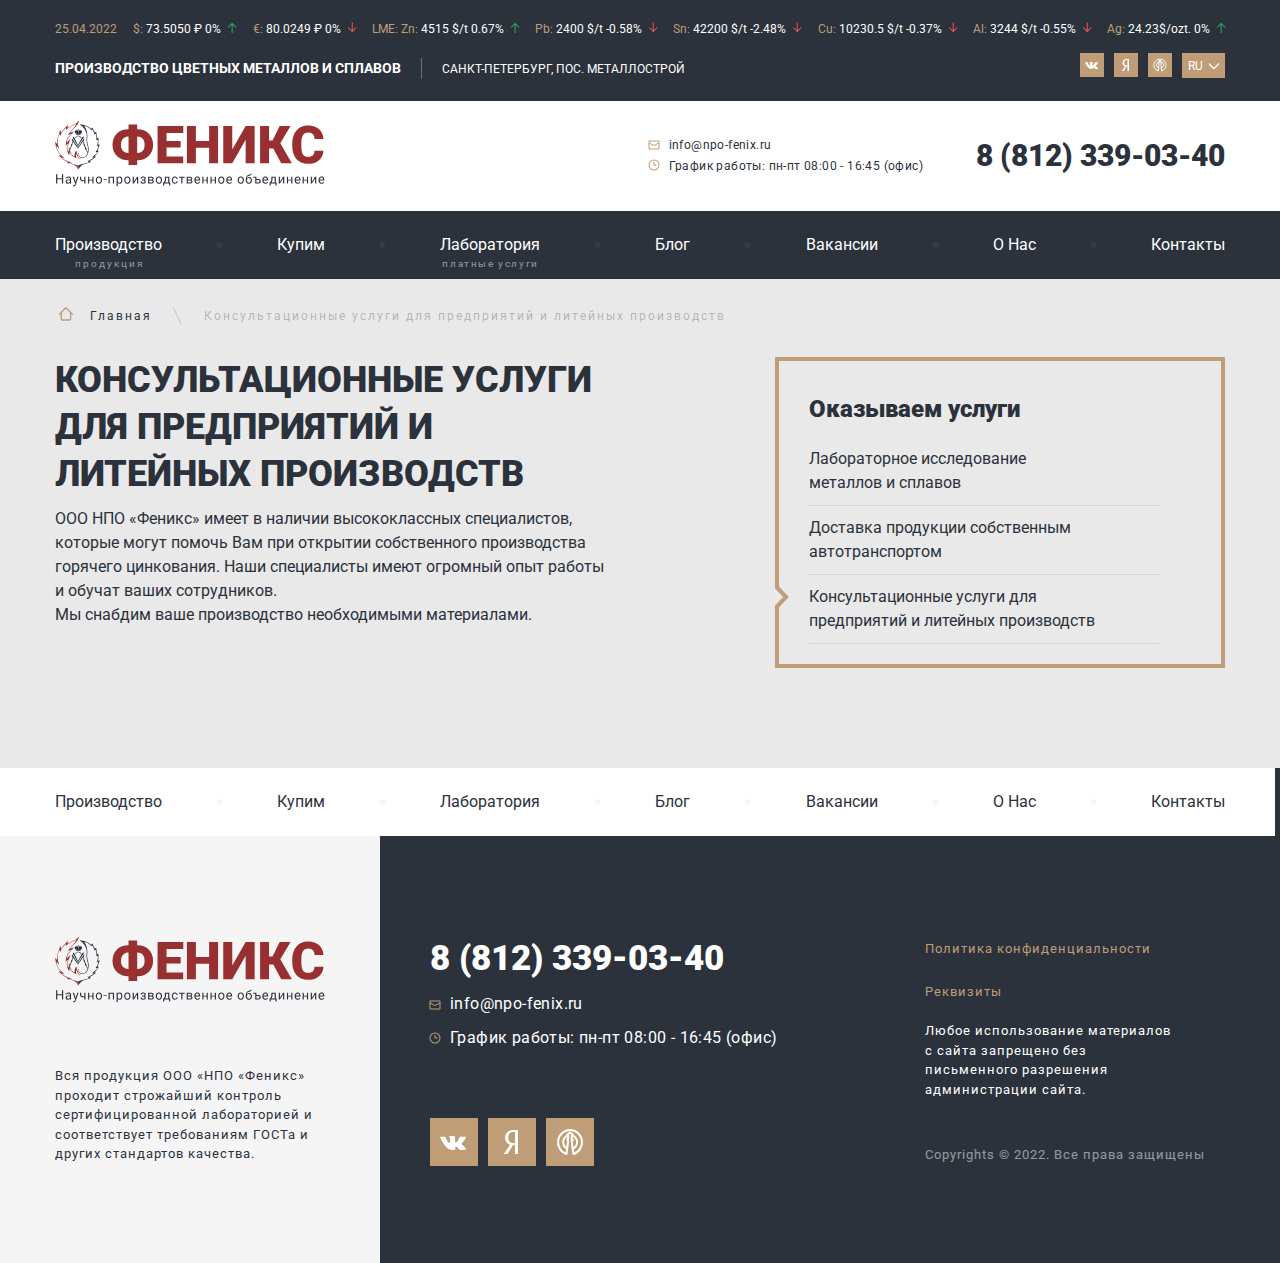
<file: consultations-page.html>
<!DOCTYPE html>
<html lang="ru">

<head>
   <meta charset="UTF-8">
   <meta http-equiv="X-UA-Compatible" content="IE=edge">
   <meta name="viewport" content="width=device-width, initial-scale=1.0">
   <title>Консультационные услуги для предприятий и литейных производств</title>
   <link rel="preconnect" href="https://fonts.googleapis.com">
   <link rel="preconnect" href="https://fonts.gstatic.com" crossorigin>
   <link href="https://fonts.googleapis.com/css2?family=Roboto:wght@400;700;900&display=swap" rel="stylesheet">
   <link rel="stylesheet" href="css/style.min.css">
</head>

<body>


   <div class="wrapper">
      <div class="btn__up">&uarr;</div>
      <header class="header header__production-page">
         <div class="header__inner">
            <div class="header__top">
               <div class="header__top-inner">
                  <div class="container">
                     <ul class="quotations__list">
                        <li class="quotations__item quotations__data">25.04.2022</li>
                        <li class="quotations__item quotations__price price__arrow--up "><span
                              class="quotations__price--color">$:</span>73.5050 ₽ 0%</li>
                        <li class="quotations__item quotations__price price__arrow--down"><span
                              class="quotations__price--color">€:</span>80.0249 ₽ 0%</li>
                        <li class="quotations__item quotations__price price__arrow--up"><span
                              class="quotations__price--color">LME: Zn:</span>4515 $/t 0.67%</li>
                        <li class="quotations__item quotations__price price__arrow--down"><span
                              class="quotations__price--color">Pb:</span>2400 $/t -0.58%</li>
                        <li class="quotations__item quotations__price price__arrow--down"><span
                              class="quotations__price--color">Sn:</span>42200 $/t -2.48%</li>
                        <li class="quotations__item quotations__price price__arrow--down"><span
                              class="quotations__price--color">Cu:</span>10230.5 $/t -0.37%</li>
                        <li class="quotations__item quotations__price price__arrow--down"><span
                              class="quotations__price--color">Al:</span>3244 $/t -0.55%</li>
                        <li class="quotations__item quotations__price price__arrow--up"><span
                              class="quotations__price--color">Ag:</span>24.23$/ozt. 0% </li>
                     </ul>
                     <div class="header__top-info">
                        <div class="top-info__text">
                           <h1 class="top-info__text-description" data-da=".header__body,450,first">производство
                              цветных металлов и сплавов</h1>
                           <p class="top-info__text-address" data-da=".menu__list,760,last">Санкт-Петербург, пос.
                              металлострой</p>
                        </div>
                        <div class="top-info__social">
                           <ul class="top-info__social-list" data-da=".menu__list,465,last">
                              <li class="top-info__social-item">
                                 <a class="top-info__social-link" href="#">
                                    <svg width="24" height="24" viewBox="0 0 24 24" fill="none"
                                       xmlns="http://www.w3.org/2000/svg">
                                       <rect width="24" height="24" fill="#BF9D77" />
                                       <path
                                          d="M17.8792 15.2808C17.8792 15.2329 17.8275 15.2329 17.8275 15.1849C17.6206 14.8014 17.1551 14.3219 16.5344 13.7945C16.2241 13.5548 16.0689 13.363 15.9655 13.2671C15.8103 13.0753 15.8103 12.9315 15.862 12.7397C15.9137 12.5959 16.1206 12.3562 16.4827 11.9247C16.6896 11.6849 16.793 11.5411 16.9482 11.3973C17.7241 10.4384 18.0861 9.81506 17.9827 9.52739L17.931 9.47945C17.8793 9.43151 17.8275 9.38356 17.7241 9.38356C17.6206 9.33562 17.4655 9.33562 17.3103 9.38356H15.3448C15.2931 9.38356 15.293 9.38356 15.1896 9.38356C15.1379 9.38356 15.0862 9.38356 15.0862 9.38356H15.0344H14.9827L14.931 9.4315C14.8793 9.47945 14.8793 9.47945 14.8793 9.52739C14.6724 10.0548 14.4137 10.4863 14.1551 10.9658C14 11.2055 13.8448 11.4452 13.6896 11.637C13.5344 11.8288 13.431 11.9726 13.3275 12.0685C13.2241 12.1644 13.1206 12.2123 13.0689 12.3082C13.0172 12.3562 12.9138 12.4041 12.9138 12.3562C12.862 12.3562 12.8103 12.3562 12.8103 12.3082C12.7586 12.2603 12.7069 12.2123 12.6551 12.1644C12.6034 12.1164 12.6034 12.0205 12.5517 11.9247C12.5517 11.8288 12.5517 11.7329 12.5517 11.6849C12.5517 11.637 12.5517 11.4932 12.5517 11.3973C12.5517 11.2534 12.5517 11.1575 12.5517 11.1096C12.5517 10.9658 12.5517 10.774 12.5517 10.5822C12.5517 10.3904 12.5517 10.2466 12.5517 10.1507C12.5517 10.0548 12.5517 9.91096 12.5517 9.81507C12.5517 9.67123 12.5517 9.57534 12.5517 9.52739C12.5517 9.47945 12.5 9.38356 12.5 9.33562C12.4482 9.28767 12.3965 9.23972 12.3448 9.19178C12.2931 9.14383 12.1896 9.14383 12.1379 9.09589C11.8793 9.04794 11.5689 9 11.2069 9C10.3793 9 9.81033 9.04795 9.60343 9.14384C9.49998 9.19178 9.39653 9.23972 9.34481 9.33562C9.24136 9.43151 9.24136 9.47945 9.29308 9.47945C9.5517 9.5274 9.7586 9.62328 9.86205 9.76712L9.91378 9.86302C9.9655 9.91096 9.96549 10.0068 10.0172 10.1507C10.0689 10.2945 10.0689 10.4384 10.0689 10.6301C10.0689 10.9178 10.0689 11.2055 10.0689 11.3973C10.0689 11.637 10.0172 11.7808 10.0172 11.9247C10.0172 12.0685 9.9655 12.1644 9.91378 12.2123C9.86205 12.3082 9.86205 12.3562 9.81032 12.3562C9.81032 12.3562 9.81032 12.4041 9.75859 12.4041C9.70687 12.4041 9.65515 12.4521 9.5517 12.4521C9.49998 12.4521 9.39653 12.4041 9.34481 12.3562C9.24136 12.3082 9.13791 12.2123 9.08619 12.1164C8.98274 12.0205 8.87929 11.8767 8.77584 11.6849C8.6724 11.4931 8.51722 11.3014 8.41377 11.0137L8.31033 10.8219C8.25861 10.726 8.15516 10.5342 8.05171 10.2945C7.94827 10.0548 7.84481 9.86302 7.74137 9.62329C7.68964 9.5274 7.63793 9.47945 7.5862 9.4315H7.53447C7.53447 9.4315 7.48274 9.38356 7.43102 9.38356C7.3793 9.38356 7.32758 9.33562 7.27586 9.33562H5.41379C5.2069 9.33562 5.10345 9.38356 5.05173 9.4315L5 9.47945C5 9.47945 5 9.5274 5 9.57534C5 9.62329 5 9.67123 5.05173 9.76712C5.31035 10.3425 5.62069 10.9178 5.93103 11.4932C6.24137 12.0205 6.55172 12.5 6.75862 12.8356C7.01724 13.1712 7.22413 13.5069 7.48275 13.7945C7.74137 14.0822 7.89654 14.274 7.94826 14.3699C8.05171 14.4658 8.10343 14.5137 8.15515 14.5616L8.31033 14.7055C8.41378 14.8014 8.56895 14.9452 8.77584 15.089C8.98274 15.2329 9.24136 15.3767 9.49998 15.5205C9.75859 15.6644 10.0689 15.7603 10.3793 15.8562C10.7414 15.9521 11.0517 16 11.362 15.9521H12.1379C12.2931 15.9521 12.3965 15.9041 12.5 15.8082L12.5517 15.7603C12.5517 15.7123 12.6034 15.7123 12.6034 15.6644C12.6034 15.6164 12.6034 15.5685 12.6034 15.4726C12.6034 15.2808 12.6034 15.137 12.6551 14.9932C12.7069 14.8493 12.7069 14.7534 12.7586 14.6575C12.8103 14.5616 12.862 14.5137 12.9138 14.4658C12.9655 14.4178 13.0172 14.3699 13.0172 14.3699H13.0689C13.1724 14.3219 13.3275 14.3699 13.431 14.4658C13.5862 14.5616 13.7413 14.7055 13.8448 14.8493C13.9482 14.9932 14.1034 15.137 14.3103 15.3288C14.5172 15.5206 14.6724 15.6644 14.7758 15.7123L14.931 15.8082C15.0344 15.8562 15.1379 15.9041 15.2931 15.9521C15.4482 16 15.5517 16 15.6551 16L17.4137 15.9521C17.5689 15.9521 17.7241 15.9041 17.8275 15.8562C17.931 15.8082 17.9827 15.7603 17.9827 15.6644C17.9827 15.6164 17.9827 15.5206 17.9827 15.4726C17.8792 15.3767 17.8792 15.3288 17.8792 15.2808Z"
                                          fill="white" />
                                    </svg>
                                 </a>
                              </li>
                              <li class="top-info__social-item">
                                 <a class="top-info__social-link" href="#">
                                    <svg width="24" height="24" viewBox="0 0 24 24" fill="none"
                                       xmlns="http://www.w3.org/2000/svg">
                                       <rect width="24" height="24" fill="#BF9D77" />
                                       <path
                                          d="M13.4987 12.528H12.6797C11.3928 12.528 10.1449 11.7601 10.1449 9.83991C10.1449 7.84006 11.3149 7.02401 12.5042 7.02401H13.4987V12.528ZM14.7855 6H12.5629C10.3786 6 8.52674 7.36023 8.52674 10.0001C8.52674 11.5841 9.4236 12.7521 11.0226 13.3278L8.0391 17.7439C7.94147 17.8879 8.0391 18 8.19489 18H9.57939C9.69623 18 9.77466 17.968 9.8136 17.8879L12.5239 13.552H13.4987V17.8879C13.4987 17.9361 13.5573 18 13.6352 18H14.8442C14.9611 18 15 17.9518 15 17.8722V6.1598C15 6.04816 14.9221 6 14.7855 6Z"
                                          fill="white" />
                                    </svg>
                                 </a>
                              </li>
                              <li class="top-info__social-item">
                                 <a class="top-info__social-link" href="#">
                                    <svg width="24" height="24" viewBox="0 0 24 24" fill="none"
                                       xmlns="http://www.w3.org/2000/svg">
                                       <rect width="24" height="24" fill="#BF9D77" />
                                       <path
                                          d="M12.888 8.61275C13.6073 8.7914 14.2524 9.1987 14.7302 9.77585C15.2079 10.353 15.4936 11.0702 15.5461 11.8238C15.5985 12.5775 15.415 13.3286 15.022 13.9689C14.629 14.6092 14.0468 15.1055 13.3594 15.3861M13.3594 15.3861L12.8676 11.4559L13.4095 10.8137H12.8528L12.8918 8.61279V8.53135H13.3038V8.24534L11.962 7.24903L10.6202 8.24534V8.53324H11.0322L11.0323 8.6696M13.3594 15.3861L13.6879 18C15.07 17.5865 16.2602 16.6794 17.0412 15.4443C17.8222 14.2093 18.1419 12.7287 17.9418 11.273C17.7418 9.81736 17.0353 8.48369 15.9515 7.51561C14.8678 6.54752 13.4789 6.00962 12.0387 6.00013C10.5985 5.99064 9.20301 6.5102 8.10707 7.46393C7.01113 8.41765 6.28789 9.7419 6.06944 11.1948C5.85098 12.6477 6.15188 14.1324 6.91719 15.3776C7.68251 16.6228 8.86115 17.5456 10.2379 17.9773L10.5757 15.3028L11.0582 11.4502L10.5163 10.8081H11.073L11.0323 8.6696M11.0323 8.6696C10.3604 8.88274 9.76716 9.29791 9.33025 9.86081C8.89334 10.4237 8.63309 11.1081 8.58356 11.8244C8.53403 12.5408 8.69752 13.2557 9.05264 13.8756C9.40777 14.4956 9.93798 14.9917 10.5739 15.299"
                                          stroke="white" stroke-linecap="round" stroke-linejoin="round" />
                                    </svg>
                                 </a>
                              </li>
                              <li class="top-info__social-item">
                                 <div class="language-switch__box" data-spollers>
                                    <div class="select__language-body">
                                       <span class="select__language">RU</span>
                                       <button class="language-switch__btn" data-spoller></button>
                                       <ul class="select__language-list">
                                          <li class="select__language-item">
                                             <a class="select__language-link" href="#">EN</a>
                                          </li>
                                          <li class="select__language-item">
                                             <a class="select__language-link" href="#">DEU</a>
                                          </li>
                                          <li class="select__language-item">
                                             <a class="select__language-link" href="#">FR</a>
                                          </li>
                                       </ul>
                                    </div>
                                 </div>
                              </li>
                           </ul>
                        </div>
                     </div>
                  </div>
               </div>
            </div>

            <div class="header__body">
               <div class="container">
                  <div class="header__body-inner">
                     <a class="header__logo" href="#">
                        <img class="header__logo-img" src="images/logo.svg" alt="логотип">
                     </a>
                     <div class="header__body-contacts" data-da=".menu__list,600,last">
                        <div class="contacts__info">
                           <a class="contacts__info-mail" href="mailto:info@npo-fenix.ru">info@npo-fenix.ru</a>
                           <p class="contacts__info-schedule">График работы: пн-пт 08:00 - 16:45 (офис)</p>
                        </div>
                        <div class="contacts__phone">
                           <a class="contacts__phone-number" href="tel:88123390340">8 (812) 339-03-40</a>
                        </div>
                     </div>
                     <a class="mobile-phone" href="tel:88123390340">
                        <img class="mobile-phone__img" src="images/icons/phone-mobile.svg" alt="">
                     </a>
                     <div class="icon-menu__inner">
                        <button type="button" class="icon-menu"><span></span></button>
                     </div>
                  </div>
               </div>
            </div>

            <div class="header__bottom">
               <div class="container">
                  <nav class="menu">
                     <ul class="menu__list">
                        <li class="menu__item">
                           <a class="menu__link " href="production-page.html">
                              Производство
                              <span class="products__sub-text">продукция</span>
                           </a>
                        </li>
                        <li class="menu__item">
                           <a class="menu__link" href="buy-page.html">Купим</a>
                        </li>
                        <li class="menu__item">
                           <a class="menu__link" href="laboratory-page.html">
                              Лаборатория
                              <span class="products__sub-text products__sub-text-lab ">платные услуги</span>
                           </a>
                        </li>
                        <li class="menu__item">
                           <a class="menu__link" href="blog-page.html">Блог</a>
                        </li>
                        <li class="menu__item">
                           <a class="menu__link" href="vacancies-page.html">Вакансии</a>
                        </li>
                        <li class="menu__item">
                           <a class="menu__link" href="about-page.html">О Нас</a>
                        </li>
                        <li class="menu__item">
                           <a class="menu__link" href="contacts-page.html">Контакты</a>
                        </li>
                     </ul>
                  </nav>
               </div>
            </div>
         </div>
      </header>

      <div class="breadcrumbs">
         <div class="container">
            <div class="breadcrumbs__body">
               <div class="breadcrumbs__inner">
                  <ul class="breadcrumbs__list mobile-overflow ">
                     <li class="breadcrumbs__list-item">
                        <a class="breadcrumbs__list-item-link breadcrumbs__list-item-link--great "
                           href="index.html">Главная</a>
                     </li>
                     <li class="breadcrumbs__list-item">
                        <span class="breadcrumbs__list-item-link--color">Консультационные услуги для предприятий и
                           литейных производств</span>
                     </li>
                  </ul>
               </div>
            </div>
         </div>
      </div>

      <main class="main">

         <section class="research">
            <div class="container">
               <div class="research__inner">
                  <div class="research__info">
                     <div class="section-title__block  consultations-title__block">
                        <h2 class="section-title shipping-title">Консультационные услуги для предприятий и литейных
                           производств</h2>
                        <p class="section-title__text consultations-title__text">
                           ООО НПО «Феникс» имеет в наличии высококлассных специалистов, которые могут помочь Вам при
                           открытии собственного производства горячего цинкования. Наши специалисты имеют огромный опыт
                           работы и обучат ваших сотрудников.
                        </p>
                        <p class="section-title__text consultations-title__text">
                           Мы снабдим ваше производство необходимыми материалами.
                        </p>
                     </div>
                  </div>
                  <div class="research__services" data-da=".research__services-bottom-page,830,last">
                     <h5 class="research__services-title">Оказываем услуги</h5>
                     <ul class="research__services-items">
                        <li class="research__services-item ">
                           <a class="research__services-link" href="laboratory-page.html">
                              Лабораторное исследование металлов и сплавов
                           </a>
                        </li>
                        <li class="research__services-item ">
                           <a class="research__services-link" href="shipping-page.html">
                              Доставка продукции собственным автотранспортом
                           </a>
                        </li>
                        <li class="research__services-item  research__services-item-laboratory">
                           <a class="research__services-link" href="consultations-page.html">
                              Консультационные услуги для предприятий и литейных производств
                           </a>
                        </li>
                     </ul>
                  </div>
               </div>
            </div>
         </section>

         <div class="research__services-bottom">
            <div class="container">
               <div class="research__services-bottom-page"></div>
            </div>
         </div>

      </main>

      <footer class="footer">
         <div class="footer__inner">
            <div class="footer__top">
               <div class="container">
                  <nav class="menu footer__menu">
                     <ul class="menu__list">
                        <li class="menu__item">
                           <a class="menu__link  footer-menu__link" href="production-page.html">
                              Производство
                              <span class="products__sub-text">продукция</span>
                           </a>
                        </li>
                        <li class="menu__item">
                           <a class="menu__link  footer-menu__link" href="buy-page.html">Купим</a>
                        </li>
                        <li class="menu__item">
                           <a class="menu__link  footer-menu__link" href="laboratory-page.html">
                              Лаборатория
                              <span class="products__sub-text products__sub-text-lab ">платные услуги</span>
                           </a>
                        </li>
                        <li class="menu__item">
                           <a class="menu__link  footer-menu__link" href="blog-page.html">Блог</a>
                        </li>
                        <li class="menu__item">
                           <a class="menu__link  footer-menu__link" href="vacancies-page.html">Вакансии</a>
                        </li>
                        <li class="menu__item">
                           <a class="menu__link  footer-menu__link" href="about-page.html">О Нас</a>
                        </li>
                        <li class="menu__item">
                           <a class="menu__link  footer-menu__link" href="contacts-page.html">Контакты</a>
                        </li>
                     </ul>
                  </nav>
               </div>
            </div>
            <div class="footer__bottom-inner ">
               <div class="container">
                  <div class="footer__bottom">
                     <div class="footer__info">
                        <a class="footer__logo" href="#">
                           <img class="footer__logo-img" src="images/logo.svg" alt="логотип">
                        </a>
                        <p class="footer__description">
                           Вся продукция ООО «НПО «Феникс» проходит строжайший контроль сертифицированной лабораторией и
                           соответствует требованиям ГОСТа и других стандартов качества.
                        </p>
                        <div class="footer-menu__mobile   mobile-spollers__block">
                           <div class="mobile-spollers__body mobile-spollers__body-actions ">
                              <div class="mobile-spollers__items-inner">
                                 <div class="mobile-spollers__body-inner block" data-spollers="790,max">
                                    <button type="button" data-spoller class="spoller-btn block__title">
                                       Наши услуги
                                    </button>
                                    <div class="footer-spoller__list">
                                       <ul class="footer-spoller__item ">
                                          <li class="footer-spoller__list">
                                             <a class="footer-spoller__link" href="#">Доставка продукции собственным
                                                автотранспортом</a>
                                             <a class="footer-spoller__link" href="#">Консультационные услуги для
                                                предприятий и литейных производств</a>
                                             <a class="footer-spoller__link" href="#">Лабораторное исследование металлов
                                                и сплавов</a>
                                          </li>
                                       </ul>
                                    </div>
                                 </div>
                                 <div class="mobile-spollers__body-inner block" data-spollers="790,max">
                                    <button type="button" data-spoller class="spoller-btn block__title">
                                       Производство
                                    </button>
                                    <div class="footer-spoller__list">
                                       <ul class="footer-spoller__item ">
                                          <li class="footer-spoller__list">
                                             <a class="footer-spoller__link" href="#">Бронза оловянистая в чушках
                                                Бр05Ц6С5, БрО8Ц4, БрО10Ф1 и другие</a>
                                             <a class="footer-spoller__link" href="#">Припои на основе индия ПОИн10,
                                                ПОИн52, ПОИн90 и другие (фольга, пруток, проволока, слиток)</a>
                                             <a class="footer-spoller__link" href="#">Сурьма Су1 (чушка)</a>
                                             <a class="footer-spoller__link" href="#">Показать больше</a>
                                          </li>
                                       </ul>
                                    </div>
                                 </div>
                                 <div class="mobile-spollers__body-inner block" data-spollers="790,max">
                                    <button type="button" data-spoller class="spoller-btn block__title">
                                       Полезные ссылки
                                    </button>
                                    <div class="footer-spoller__list">
                                       <ul class="footer-spoller__item ">
                                          <li class="footer-spoller__list">
                                             <a class="footer-spoller__link" href="#">О Компании</a>
                                             <a class="footer-spoller__link" href="#">Цветные металлы и сплавы</a>
                                             <a class="footer-spoller__link" href="#">Отзывы о НПО Феникс</a>
                                          </li>
                                       </ul>
                                    </div>
                                 </div>
                              </div>
                           </div>
                        </div>
                     </div>
                     <div class="footer__contact">
                        <ul class="footer-contact__items">
                           <li class="footer-contact__item footer-contact__item-number">
                              <div class="footer-contacts__phone">
                                 <a class="  footer-contacts__phone-number " href="tel:88123390340">8
                                    (812) 339-03-40</a>
                              </div>
                              <div class="contacts__info">
                                 <a class="contacts__info-mail footer-contacts__info-mail"
                                    href="mailto:info@npo-fenix.ru">info@npo-fenix.ru</a>
                                 <p class="contacts__info-schedule footer-contacts__info-schedule">График работы: пн-пт
                                    08:00 - 16:45 (офис)</p>
                              </div>
                              <div class="top-info__social footer__social">
                                 <ul class="top-info__social-list">
                                    <li class="footer__social-item">
                                       <a class="top-info__social-link  footer__social-link" href="#">
                                          <svg width="24" height="24" viewBox="0 0 24 24" fill="none"
                                             xmlns="http://www.w3.org/2000/svg">
                                             <rect width="24" height="24" fill="#BF9D77" />
                                             <path
                                                d="M17.8792 15.2808C17.8792 15.2329 17.8275 15.2329 17.8275 15.1849C17.6206 14.8014 17.1551 14.3219 16.5344 13.7945C16.2241 13.5548 16.0689 13.363 15.9655 13.2671C15.8103 13.0753 15.8103 12.9315 15.862 12.7397C15.9137 12.5959 16.1206 12.3562 16.4827 11.9247C16.6896 11.6849 16.793 11.5411 16.9482 11.3973C17.7241 10.4384 18.0861 9.81506 17.9827 9.52739L17.931 9.47945C17.8793 9.43151 17.8275 9.38356 17.7241 9.38356C17.6206 9.33562 17.4655 9.33562 17.3103 9.38356H15.3448C15.2931 9.38356 15.293 9.38356 15.1896 9.38356C15.1379 9.38356 15.0862 9.38356 15.0862 9.38356H15.0344H14.9827L14.931 9.4315C14.8793 9.47945 14.8793 9.47945 14.8793 9.52739C14.6724 10.0548 14.4137 10.4863 14.1551 10.9658C14 11.2055 13.8448 11.4452 13.6896 11.637C13.5344 11.8288 13.431 11.9726 13.3275 12.0685C13.2241 12.1644 13.1206 12.2123 13.0689 12.3082C13.0172 12.3562 12.9138 12.4041 12.9138 12.3562C12.862 12.3562 12.8103 12.3562 12.8103 12.3082C12.7586 12.2603 12.7069 12.2123 12.6551 12.1644C12.6034 12.1164 12.6034 12.0205 12.5517 11.9247C12.5517 11.8288 12.5517 11.7329 12.5517 11.6849C12.5517 11.637 12.5517 11.4932 12.5517 11.3973C12.5517 11.2534 12.5517 11.1575 12.5517 11.1096C12.5517 10.9658 12.5517 10.774 12.5517 10.5822C12.5517 10.3904 12.5517 10.2466 12.5517 10.1507C12.5517 10.0548 12.5517 9.91096 12.5517 9.81507C12.5517 9.67123 12.5517 9.57534 12.5517 9.52739C12.5517 9.47945 12.5 9.38356 12.5 9.33562C12.4482 9.28767 12.3965 9.23972 12.3448 9.19178C12.2931 9.14383 12.1896 9.14383 12.1379 9.09589C11.8793 9.04794 11.5689 9 11.2069 9C10.3793 9 9.81033 9.04795 9.60343 9.14384C9.49998 9.19178 9.39653 9.23972 9.34481 9.33562C9.24136 9.43151 9.24136 9.47945 9.29308 9.47945C9.5517 9.5274 9.7586 9.62328 9.86205 9.76712L9.91378 9.86302C9.9655 9.91096 9.96549 10.0068 10.0172 10.1507C10.0689 10.2945 10.0689 10.4384 10.0689 10.6301C10.0689 10.9178 10.0689 11.2055 10.0689 11.3973C10.0689 11.637 10.0172 11.7808 10.0172 11.9247C10.0172 12.0685 9.9655 12.1644 9.91378 12.2123C9.86205 12.3082 9.86205 12.3562 9.81032 12.3562C9.81032 12.3562 9.81032 12.4041 9.75859 12.4041C9.70687 12.4041 9.65515 12.4521 9.5517 12.4521C9.49998 12.4521 9.39653 12.4041 9.34481 12.3562C9.24136 12.3082 9.13791 12.2123 9.08619 12.1164C8.98274 12.0205 8.87929 11.8767 8.77584 11.6849C8.6724 11.4931 8.51722 11.3014 8.41377 11.0137L8.31033 10.8219C8.25861 10.726 8.15516 10.5342 8.05171 10.2945C7.94827 10.0548 7.84481 9.86302 7.74137 9.62329C7.68964 9.5274 7.63793 9.47945 7.5862 9.4315H7.53447C7.53447 9.4315 7.48274 9.38356 7.43102 9.38356C7.3793 9.38356 7.32758 9.33562 7.27586 9.33562H5.41379C5.2069 9.33562 5.10345 9.38356 5.05173 9.4315L5 9.47945C5 9.47945 5 9.5274 5 9.57534C5 9.62329 5 9.67123 5.05173 9.76712C5.31035 10.3425 5.62069 10.9178 5.93103 11.4932C6.24137 12.0205 6.55172 12.5 6.75862 12.8356C7.01724 13.1712 7.22413 13.5069 7.48275 13.7945C7.74137 14.0822 7.89654 14.274 7.94826 14.3699C8.05171 14.4658 8.10343 14.5137 8.15515 14.5616L8.31033 14.7055C8.41378 14.8014 8.56895 14.9452 8.77584 15.089C8.98274 15.2329 9.24136 15.3767 9.49998 15.5205C9.75859 15.6644 10.0689 15.7603 10.3793 15.8562C10.7414 15.9521 11.0517 16 11.362 15.9521H12.1379C12.2931 15.9521 12.3965 15.9041 12.5 15.8082L12.5517 15.7603C12.5517 15.7123 12.6034 15.7123 12.6034 15.6644C12.6034 15.6164 12.6034 15.5685 12.6034 15.4726C12.6034 15.2808 12.6034 15.137 12.6551 14.9932C12.7069 14.8493 12.7069 14.7534 12.7586 14.6575C12.8103 14.5616 12.862 14.5137 12.9138 14.4658C12.9655 14.4178 13.0172 14.3699 13.0172 14.3699H13.0689C13.1724 14.3219 13.3275 14.3699 13.431 14.4658C13.5862 14.5616 13.7413 14.7055 13.8448 14.8493C13.9482 14.9932 14.1034 15.137 14.3103 15.3288C14.5172 15.5206 14.6724 15.6644 14.7758 15.7123L14.931 15.8082C15.0344 15.8562 15.1379 15.9041 15.2931 15.9521C15.4482 16 15.5517 16 15.6551 16L17.4137 15.9521C17.5689 15.9521 17.7241 15.9041 17.8275 15.8562C17.931 15.8082 17.9827 15.7603 17.9827 15.6644C17.9827 15.6164 17.9827 15.5206 17.9827 15.4726C17.8792 15.3767 17.8792 15.3288 17.8792 15.2808Z"
                                                fill="white" />
                                          </svg>
                                       </a>
                                    </li>
                                    <li class="footer__social-item">
                                       <a class="top-info__social-link  footer__social-link" href="#">
                                          <svg width="24" height="24" viewBox="0 0 24 24" fill="none"
                                             xmlns="http://www.w3.org/2000/svg">
                                             <rect width="24" height="24" fill="#BF9D77" />
                                             <path
                                                d="M13.4987 12.528H12.6797C11.3928 12.528 10.1449 11.7601 10.1449 9.83991C10.1449 7.84006 11.3149 7.02401 12.5042 7.02401H13.4987V12.528ZM14.7855 6H12.5629C10.3786 6 8.52674 7.36023 8.52674 10.0001C8.52674 11.5841 9.4236 12.7521 11.0226 13.3278L8.0391 17.7439C7.94147 17.8879 8.0391 18 8.19489 18H9.57939C9.69623 18 9.77466 17.968 9.8136 17.8879L12.5239 13.552H13.4987V17.8879C13.4987 17.9361 13.5573 18 13.6352 18H14.8442C14.9611 18 15 17.9518 15 17.8722V6.1598C15 6.04816 14.9221 6 14.7855 6Z"
                                                fill="white" />
                                          </svg>
                                       </a>
                                    </li>
                                    <li class="footer__social-item">
                                       <a class="top-info__social-link  footer__social-link" href="#">
                                          <svg width="24" height="24" viewBox="0 0 24 24" fill="none"
                                             xmlns="http://www.w3.org/2000/svg">
                                             <rect width="24" height="24" fill="#BF9D77" />
                                             <path
                                                d="M12.888 8.61275C13.6073 8.7914 14.2524 9.1987 14.7302 9.77585C15.2079 10.353 15.4936 11.0702 15.5461 11.8238C15.5985 12.5775 15.415 13.3286 15.022 13.9689C14.629 14.6092 14.0468 15.1055 13.3594 15.3861M13.3594 15.3861L12.8676 11.4559L13.4095 10.8137H12.8528L12.8918 8.61279V8.53135H13.3038V8.24534L11.962 7.24903L10.6202 8.24534V8.53324H11.0322L11.0323 8.6696M13.3594 15.3861L13.6879 18C15.07 17.5865 16.2602 16.6794 17.0412 15.4443C17.8222 14.2093 18.1419 12.7287 17.9418 11.273C17.7418 9.81736 17.0353 8.48369 15.9515 7.51561C14.8678 6.54752 13.4789 6.00962 12.0387 6.00013C10.5985 5.99064 9.20301 6.5102 8.10707 7.46393C7.01113 8.41765 6.28789 9.7419 6.06944 11.1948C5.85098 12.6477 6.15188 14.1324 6.91719 15.3776C7.68251 16.6228 8.86115 17.5456 10.2379 17.9773L10.5757 15.3028L11.0582 11.4502L10.5163 10.8081H11.073L11.0323 8.6696M11.0323 8.6696C10.3604 8.88274 9.76716 9.29791 9.33025 9.86081C8.89334 10.4237 8.63309 11.1081 8.58356 11.8244C8.53403 12.5408 8.69752 13.2557 9.05264 13.8756C9.40777 14.4956 9.93798 14.9917 10.5739 15.299"
                                                stroke="white" stroke-linecap="round" stroke-linejoin="round" />
                                          </svg>
                                       </a>
                                    </li>
                                 </ul>
                              </div>
                           </li>
                           <li class="footer-contact__item footer-contact__item-text">
                              <a class="privacy-policy" href="#">Политика конфиденциальности</a>
                              <a class="footer__details" href="#">Реквизиты </a>
                              <p class="banned-info">
                                 Любое использование материалов с сайта запрещено без письменного разрешения
                                 администрации
                                 сайта.
                              </p>
                              <p class="copy">Copyrights © 2022. Все права защищены</p>
                           </li>
                        </ul>
                     </div>
                  </div>
               </div>
            </div>
         </div>
      </footer>

   </div>



   <script src="https://ajax.googleapis.com/ajax/libs/jquery/3.4.1/jquery.min.js"></script>
   <!-- <script src="js/more.js"></script> -->
   <script src="js/toggle-color-btn-lab.js"></script>
   <script src="js/main.min.js"></script>
</body>

</html>
</file>
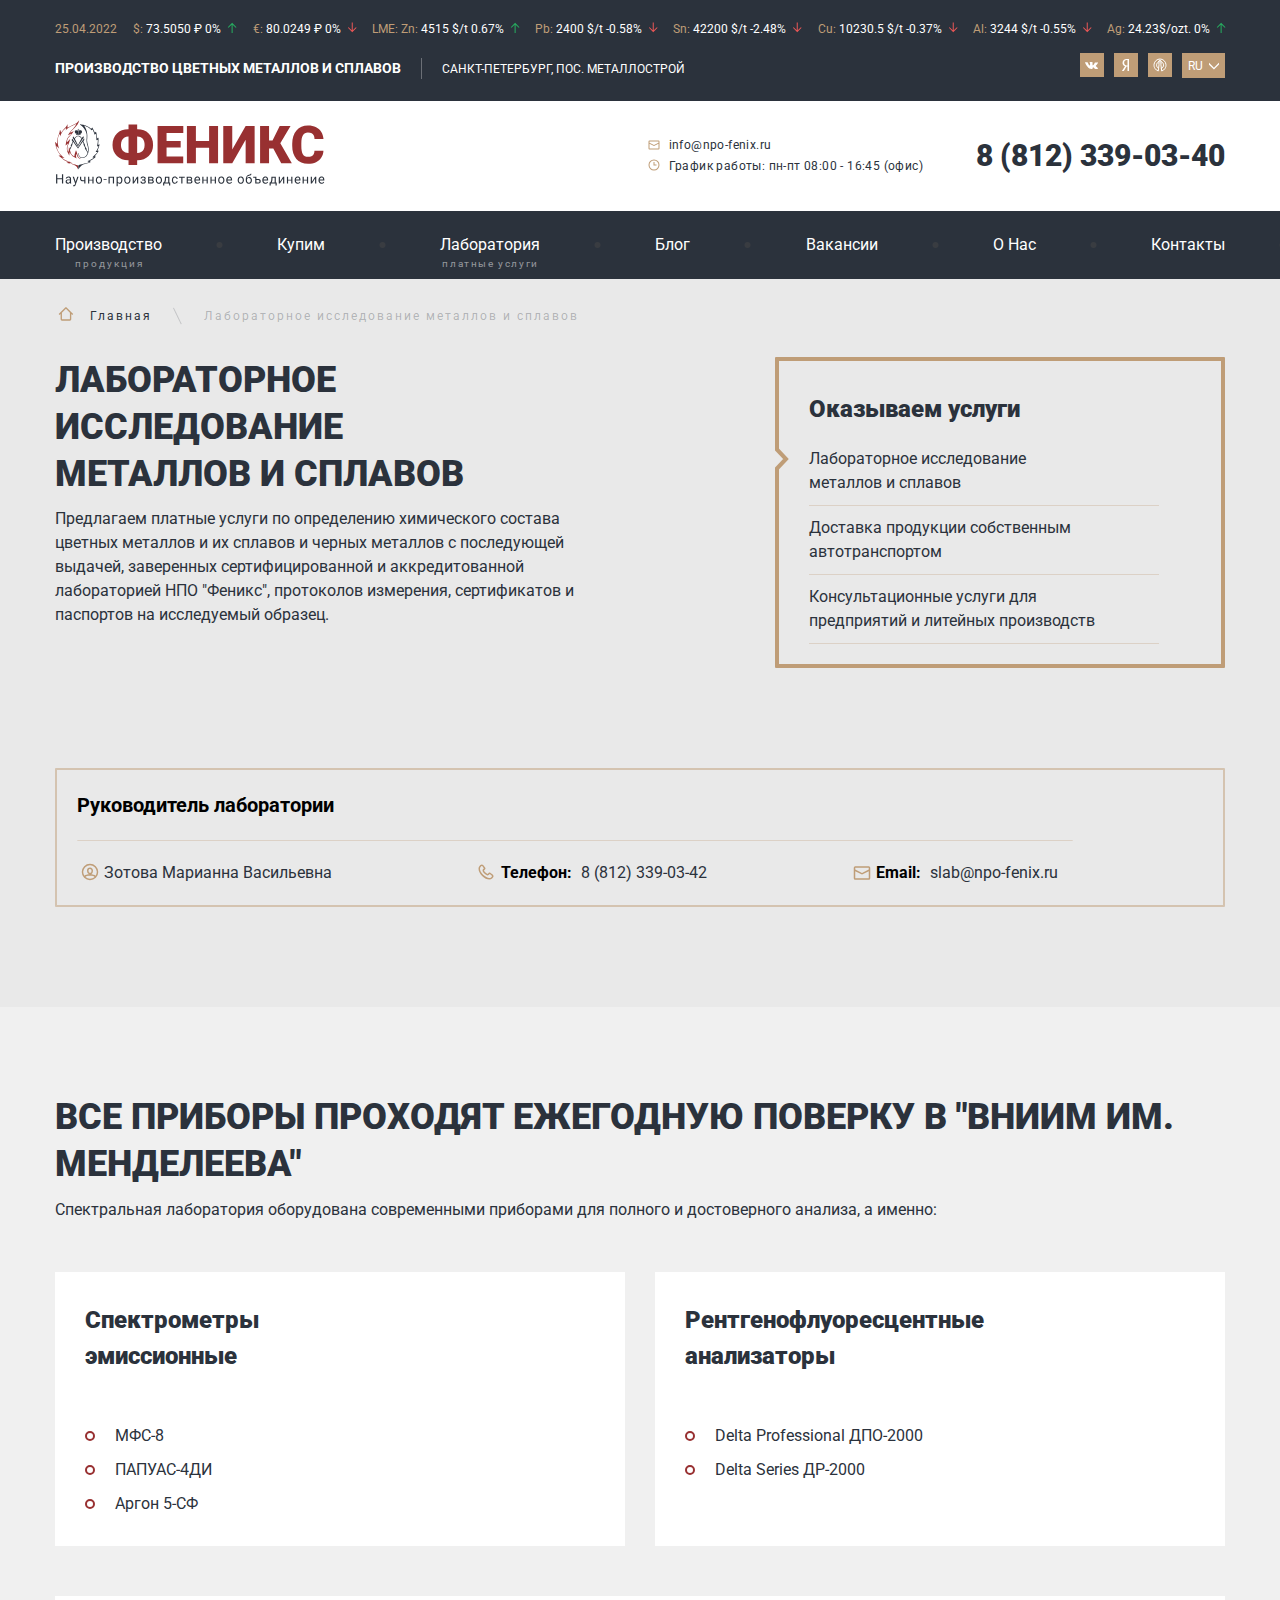
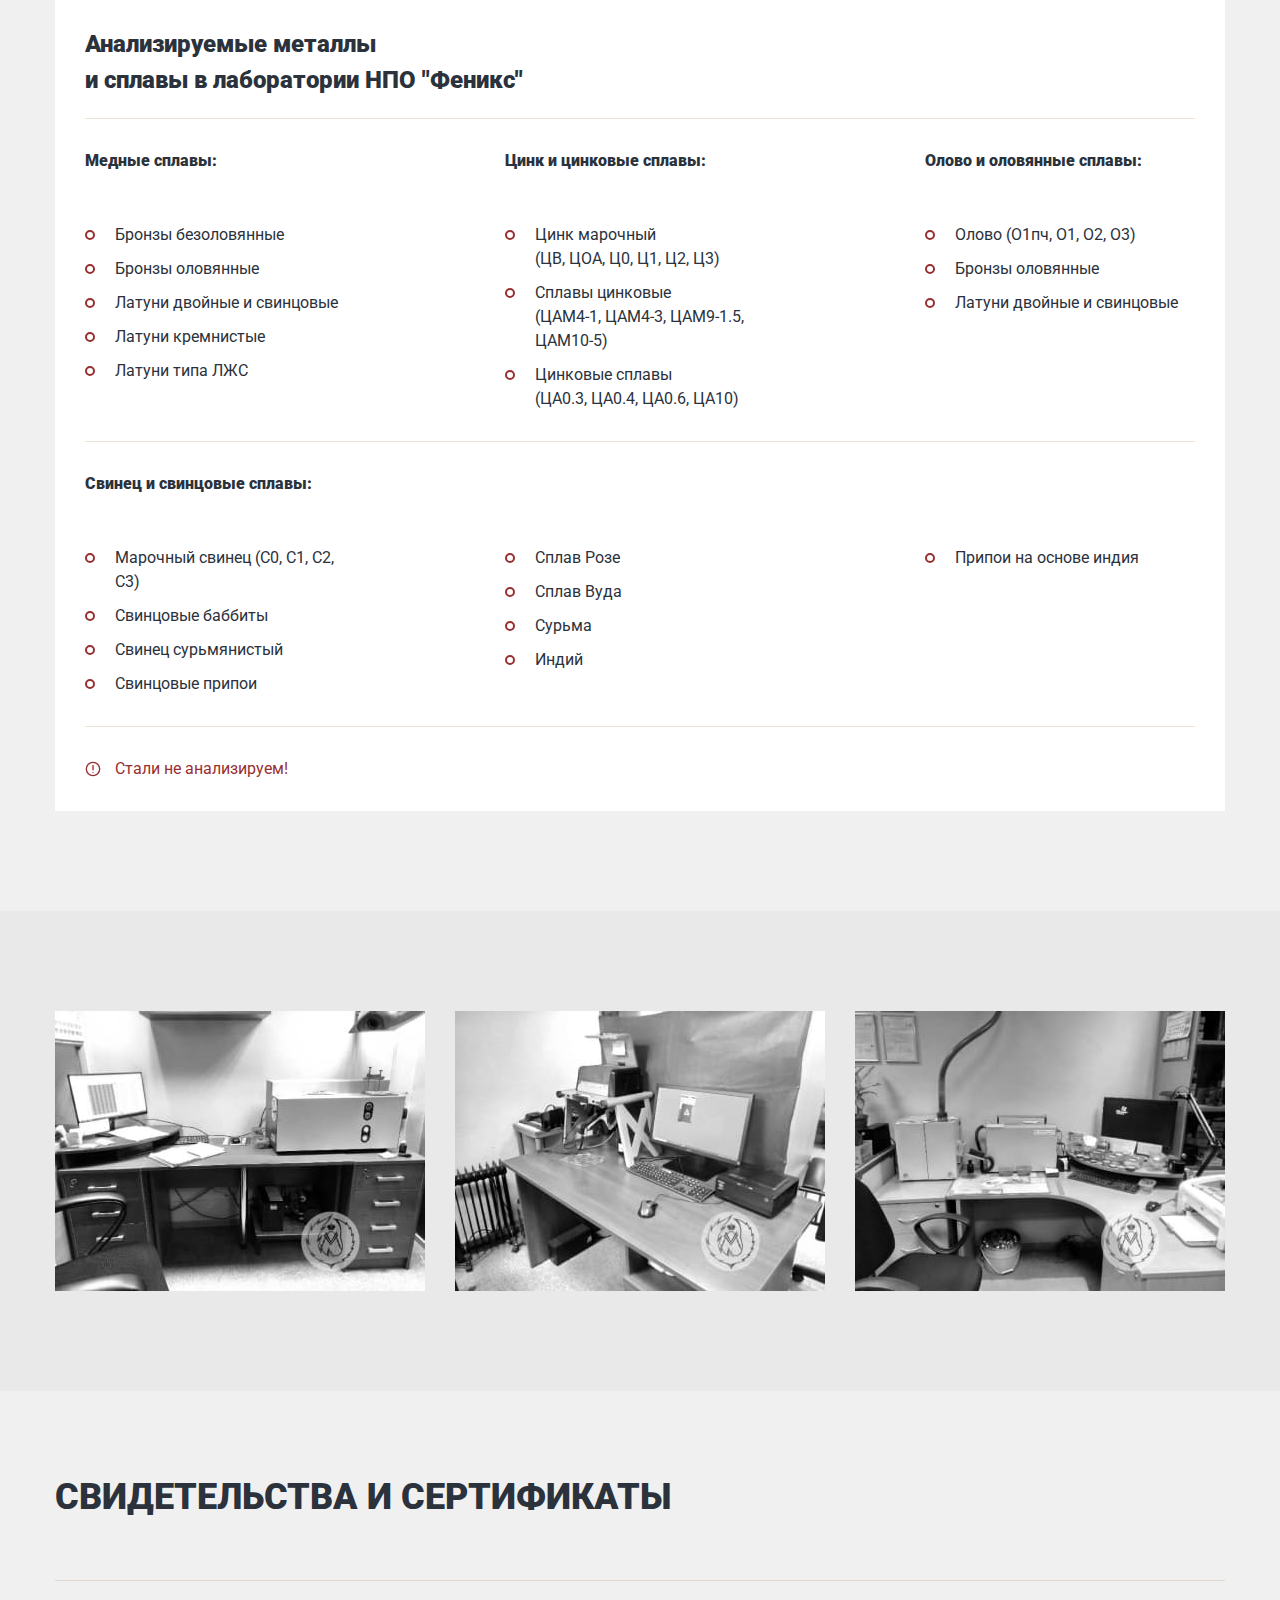
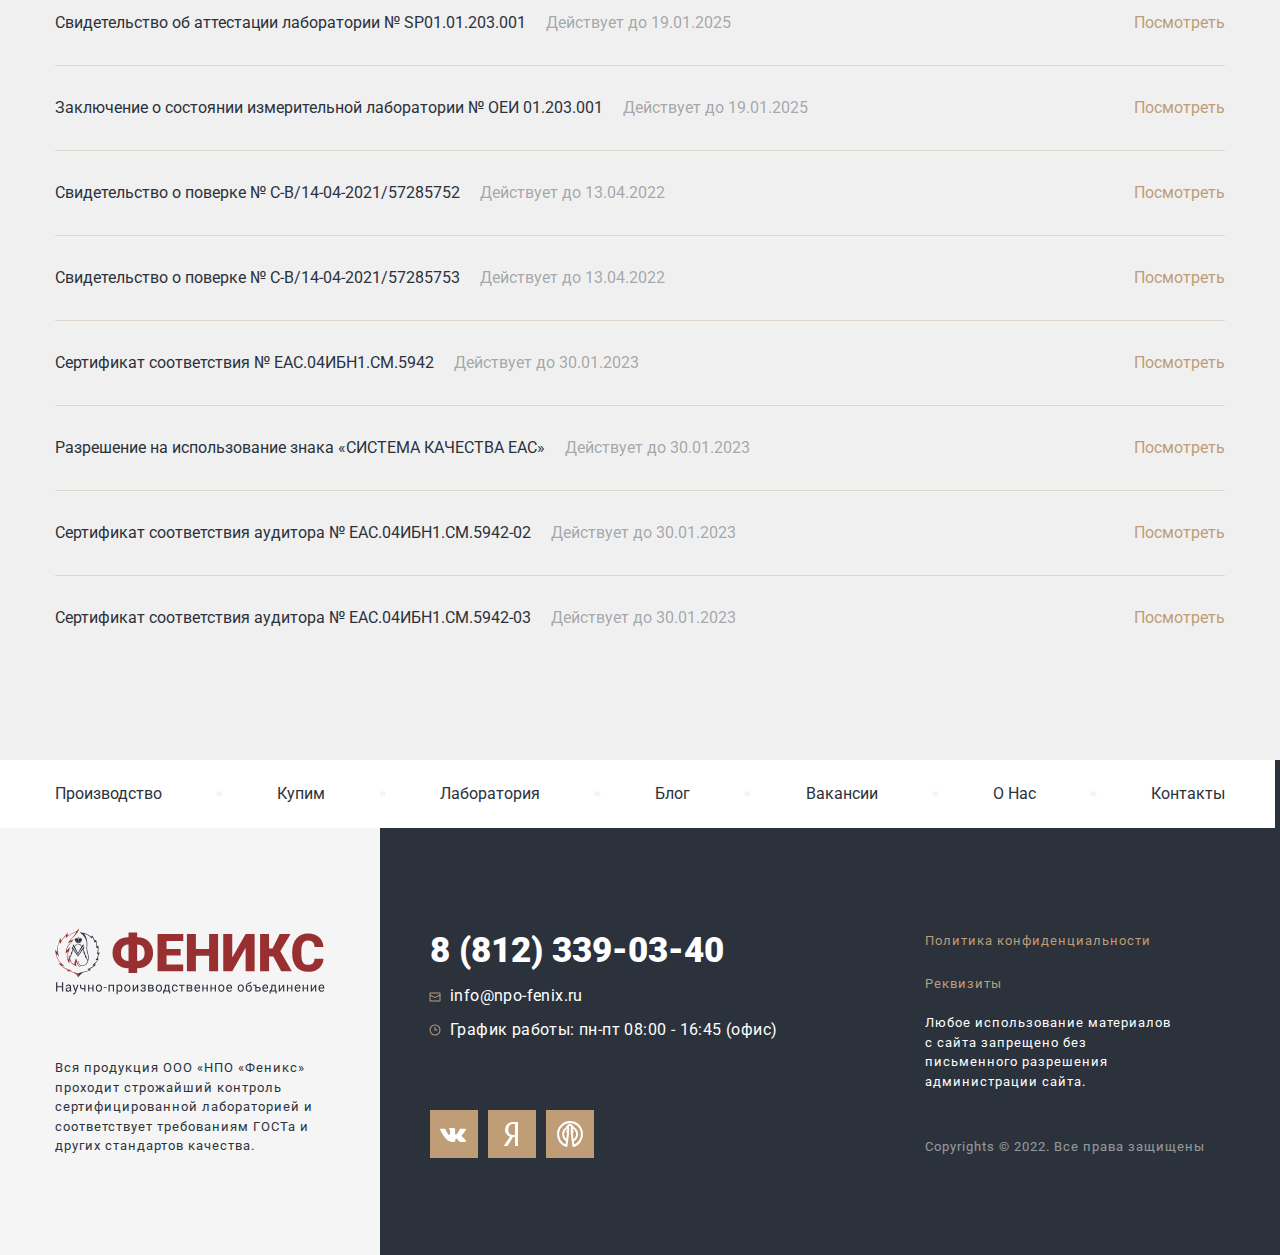
<file: laboratory-page.html>
<!DOCTYPE html>
<html lang="ru">

<head>
   <meta charset="UTF-8">
   <meta http-equiv="X-UA-Compatible" content="IE=edge">
   <meta name="viewport" content="width=device-width, initial-scale=1.0">
   <title>Лаборатория</title>
   <link rel="preconnect" href="https://fonts.googleapis.com">
   <link rel="preconnect" href="https://fonts.gstatic.com" crossorigin>
   <link href="https://fonts.googleapis.com/css2?family=Roboto:wght@400;700;900&display=swap" rel="stylesheet">
   <link rel="stylesheet" href="css/style.min.css">
</head>

<body>


   <div class="wrapper">
      <div class="btn__up">&uarr;</div>
      <header class="header header__production-page">
         <div class="header__inner">
            <div class="header__top">
               <div class="header__top-inner">
                  <div class="container">
                     <ul class="quotations__list">
                        <li class="quotations__item quotations__data">25.04.2022</li>
                        <li class="quotations__item quotations__price price__arrow--up "><span
                              class="quotations__price--color">$:</span>73.5050 ₽ 0%</li>
                        <li class="quotations__item quotations__price price__arrow--down"><span
                              class="quotations__price--color">€:</span>80.0249 ₽ 0%</li>
                        <li class="quotations__item quotations__price price__arrow--up"><span
                              class="quotations__price--color">LME: Zn:</span>4515 $/t 0.67%</li>
                        <li class="quotations__item quotations__price price__arrow--down"><span
                              class="quotations__price--color">Pb:</span>2400 $/t -0.58%</li>
                        <li class="quotations__item quotations__price price__arrow--down"><span
                              class="quotations__price--color">Sn:</span>42200 $/t -2.48%</li>
                        <li class="quotations__item quotations__price price__arrow--down"><span
                              class="quotations__price--color">Cu:</span>10230.5 $/t -0.37%</li>
                        <li class="quotations__item quotations__price price__arrow--down"><span
                              class="quotations__price--color">Al:</span>3244 $/t -0.55%</li>
                        <li class="quotations__item quotations__price price__arrow--up"><span
                              class="quotations__price--color">Ag:</span>24.23$/ozt. 0% </li>
                     </ul>
                     <div class="header__top-info">
                        <div class="top-info__text">
                           <h1 class="top-info__text-description" data-da=".header__body,450,first">производство
                              цветных металлов и сплавов</h1>
                           <p class="top-info__text-address" data-da=".menu__list,760,last">Санкт-Петербург, пос.
                              металлострой</p>
                        </div>
                        <div class="top-info__social">
                           <ul class="top-info__social-list" data-da=".menu__list,465,last">
                              <li class="top-info__social-item">
                                 <a class="top-info__social-link" href="#">
                                    <svg width="24" height="24" viewBox="0 0 24 24" fill="none"
                                       xmlns="http://www.w3.org/2000/svg">
                                       <rect width="24" height="24" fill="#BF9D77" />
                                       <path
                                          d="M17.8792 15.2808C17.8792 15.2329 17.8275 15.2329 17.8275 15.1849C17.6206 14.8014 17.1551 14.3219 16.5344 13.7945C16.2241 13.5548 16.0689 13.363 15.9655 13.2671C15.8103 13.0753 15.8103 12.9315 15.862 12.7397C15.9137 12.5959 16.1206 12.3562 16.4827 11.9247C16.6896 11.6849 16.793 11.5411 16.9482 11.3973C17.7241 10.4384 18.0861 9.81506 17.9827 9.52739L17.931 9.47945C17.8793 9.43151 17.8275 9.38356 17.7241 9.38356C17.6206 9.33562 17.4655 9.33562 17.3103 9.38356H15.3448C15.2931 9.38356 15.293 9.38356 15.1896 9.38356C15.1379 9.38356 15.0862 9.38356 15.0862 9.38356H15.0344H14.9827L14.931 9.4315C14.8793 9.47945 14.8793 9.47945 14.8793 9.52739C14.6724 10.0548 14.4137 10.4863 14.1551 10.9658C14 11.2055 13.8448 11.4452 13.6896 11.637C13.5344 11.8288 13.431 11.9726 13.3275 12.0685C13.2241 12.1644 13.1206 12.2123 13.0689 12.3082C13.0172 12.3562 12.9138 12.4041 12.9138 12.3562C12.862 12.3562 12.8103 12.3562 12.8103 12.3082C12.7586 12.2603 12.7069 12.2123 12.6551 12.1644C12.6034 12.1164 12.6034 12.0205 12.5517 11.9247C12.5517 11.8288 12.5517 11.7329 12.5517 11.6849C12.5517 11.637 12.5517 11.4932 12.5517 11.3973C12.5517 11.2534 12.5517 11.1575 12.5517 11.1096C12.5517 10.9658 12.5517 10.774 12.5517 10.5822C12.5517 10.3904 12.5517 10.2466 12.5517 10.1507C12.5517 10.0548 12.5517 9.91096 12.5517 9.81507C12.5517 9.67123 12.5517 9.57534 12.5517 9.52739C12.5517 9.47945 12.5 9.38356 12.5 9.33562C12.4482 9.28767 12.3965 9.23972 12.3448 9.19178C12.2931 9.14383 12.1896 9.14383 12.1379 9.09589C11.8793 9.04794 11.5689 9 11.2069 9C10.3793 9 9.81033 9.04795 9.60343 9.14384C9.49998 9.19178 9.39653 9.23972 9.34481 9.33562C9.24136 9.43151 9.24136 9.47945 9.29308 9.47945C9.5517 9.5274 9.7586 9.62328 9.86205 9.76712L9.91378 9.86302C9.9655 9.91096 9.96549 10.0068 10.0172 10.1507C10.0689 10.2945 10.0689 10.4384 10.0689 10.6301C10.0689 10.9178 10.0689 11.2055 10.0689 11.3973C10.0689 11.637 10.0172 11.7808 10.0172 11.9247C10.0172 12.0685 9.9655 12.1644 9.91378 12.2123C9.86205 12.3082 9.86205 12.3562 9.81032 12.3562C9.81032 12.3562 9.81032 12.4041 9.75859 12.4041C9.70687 12.4041 9.65515 12.4521 9.5517 12.4521C9.49998 12.4521 9.39653 12.4041 9.34481 12.3562C9.24136 12.3082 9.13791 12.2123 9.08619 12.1164C8.98274 12.0205 8.87929 11.8767 8.77584 11.6849C8.6724 11.4931 8.51722 11.3014 8.41377 11.0137L8.31033 10.8219C8.25861 10.726 8.15516 10.5342 8.05171 10.2945C7.94827 10.0548 7.84481 9.86302 7.74137 9.62329C7.68964 9.5274 7.63793 9.47945 7.5862 9.4315H7.53447C7.53447 9.4315 7.48274 9.38356 7.43102 9.38356C7.3793 9.38356 7.32758 9.33562 7.27586 9.33562H5.41379C5.2069 9.33562 5.10345 9.38356 5.05173 9.4315L5 9.47945C5 9.47945 5 9.5274 5 9.57534C5 9.62329 5 9.67123 5.05173 9.76712C5.31035 10.3425 5.62069 10.9178 5.93103 11.4932C6.24137 12.0205 6.55172 12.5 6.75862 12.8356C7.01724 13.1712 7.22413 13.5069 7.48275 13.7945C7.74137 14.0822 7.89654 14.274 7.94826 14.3699C8.05171 14.4658 8.10343 14.5137 8.15515 14.5616L8.31033 14.7055C8.41378 14.8014 8.56895 14.9452 8.77584 15.089C8.98274 15.2329 9.24136 15.3767 9.49998 15.5205C9.75859 15.6644 10.0689 15.7603 10.3793 15.8562C10.7414 15.9521 11.0517 16 11.362 15.9521H12.1379C12.2931 15.9521 12.3965 15.9041 12.5 15.8082L12.5517 15.7603C12.5517 15.7123 12.6034 15.7123 12.6034 15.6644C12.6034 15.6164 12.6034 15.5685 12.6034 15.4726C12.6034 15.2808 12.6034 15.137 12.6551 14.9932C12.7069 14.8493 12.7069 14.7534 12.7586 14.6575C12.8103 14.5616 12.862 14.5137 12.9138 14.4658C12.9655 14.4178 13.0172 14.3699 13.0172 14.3699H13.0689C13.1724 14.3219 13.3275 14.3699 13.431 14.4658C13.5862 14.5616 13.7413 14.7055 13.8448 14.8493C13.9482 14.9932 14.1034 15.137 14.3103 15.3288C14.5172 15.5206 14.6724 15.6644 14.7758 15.7123L14.931 15.8082C15.0344 15.8562 15.1379 15.9041 15.2931 15.9521C15.4482 16 15.5517 16 15.6551 16L17.4137 15.9521C17.5689 15.9521 17.7241 15.9041 17.8275 15.8562C17.931 15.8082 17.9827 15.7603 17.9827 15.6644C17.9827 15.6164 17.9827 15.5206 17.9827 15.4726C17.8792 15.3767 17.8792 15.3288 17.8792 15.2808Z"
                                          fill="white" />
                                    </svg>
                                 </a>
                              </li>
                              <li class="top-info__social-item">
                                 <a class="top-info__social-link" href="#">
                                    <svg width="24" height="24" viewBox="0 0 24 24" fill="none"
                                       xmlns="http://www.w3.org/2000/svg">
                                       <rect width="24" height="24" fill="#BF9D77" />
                                       <path
                                          d="M13.4987 12.528H12.6797C11.3928 12.528 10.1449 11.7601 10.1449 9.83991C10.1449 7.84006 11.3149 7.02401 12.5042 7.02401H13.4987V12.528ZM14.7855 6H12.5629C10.3786 6 8.52674 7.36023 8.52674 10.0001C8.52674 11.5841 9.4236 12.7521 11.0226 13.3278L8.0391 17.7439C7.94147 17.8879 8.0391 18 8.19489 18H9.57939C9.69623 18 9.77466 17.968 9.8136 17.8879L12.5239 13.552H13.4987V17.8879C13.4987 17.9361 13.5573 18 13.6352 18H14.8442C14.9611 18 15 17.9518 15 17.8722V6.1598C15 6.04816 14.9221 6 14.7855 6Z"
                                          fill="white" />
                                    </svg>
                                 </a>
                              </li>
                              <li class="top-info__social-item">
                                 <a class="top-info__social-link" href="#">
                                    <svg width="24" height="24" viewBox="0 0 24 24" fill="none"
                                       xmlns="http://www.w3.org/2000/svg">
                                       <rect width="24" height="24" fill="#BF9D77" />
                                       <path
                                          d="M12.888 8.61275C13.6073 8.7914 14.2524 9.1987 14.7302 9.77585C15.2079 10.353 15.4936 11.0702 15.5461 11.8238C15.5985 12.5775 15.415 13.3286 15.022 13.9689C14.629 14.6092 14.0468 15.1055 13.3594 15.3861M13.3594 15.3861L12.8676 11.4559L13.4095 10.8137H12.8528L12.8918 8.61279V8.53135H13.3038V8.24534L11.962 7.24903L10.6202 8.24534V8.53324H11.0322L11.0323 8.6696M13.3594 15.3861L13.6879 18C15.07 17.5865 16.2602 16.6794 17.0412 15.4443C17.8222 14.2093 18.1419 12.7287 17.9418 11.273C17.7418 9.81736 17.0353 8.48369 15.9515 7.51561C14.8678 6.54752 13.4789 6.00962 12.0387 6.00013C10.5985 5.99064 9.20301 6.5102 8.10707 7.46393C7.01113 8.41765 6.28789 9.7419 6.06944 11.1948C5.85098 12.6477 6.15188 14.1324 6.91719 15.3776C7.68251 16.6228 8.86115 17.5456 10.2379 17.9773L10.5757 15.3028L11.0582 11.4502L10.5163 10.8081H11.073L11.0323 8.6696M11.0323 8.6696C10.3604 8.88274 9.76716 9.29791 9.33025 9.86081C8.89334 10.4237 8.63309 11.1081 8.58356 11.8244C8.53403 12.5408 8.69752 13.2557 9.05264 13.8756C9.40777 14.4956 9.93798 14.9917 10.5739 15.299"
                                          stroke="white" stroke-linecap="round" stroke-linejoin="round" />
                                    </svg>
                                 </a>
                              </li>
                              <li class="top-info__social-item">
                                 <div class="language-switch__box" data-spollers>
                                    <div class="select__language-body">
                                       <span class="select__language">RU</span>
                                       <button class="language-switch__btn" data-spoller></button>
                                       <ul class="select__language-list">
                                          <li class="select__language-item">
                                             <a class="select__language-link" href="#">EN</a>
                                          </li>
                                          <li class="select__language-item">
                                             <a class="select__language-link" href="#">DEU</a>
                                          </li>
                                          <li class="select__language-item">
                                             <a class="select__language-link" href="#">FR</a>
                                          </li>
                                       </ul>
                                    </div>
                                 </div>
                              </li>
                           </ul>
                        </div>
                     </div>
                  </div>
               </div>
            </div>

            <div class="header__body">
               <div class="container">
                  <div class="header__body-inner">
                     <a class="header__logo" href="#">
                        <img class="header__logo-img" src="images/logo.svg" alt="логотип">
                     </a>
                     <div class="header__body-contacts" data-da=".menu__list,600,last">
                        <div class="contacts__info">
                           <a class="contacts__info-mail" href="mailto:info@npo-fenix.ru">info@npo-fenix.ru</a>
                           <p class="contacts__info-schedule">График работы: пн-пт 08:00 - 16:45 (офис)</p>
                        </div>
                        <div class="contacts__phone">
                           <a class="contacts__phone-number" href="tel:88123390340">8 (812) 339-03-40</a>
                        </div>
                     </div>
                     <a class="mobile-phone" href="tel:88123390340">
                        <img class="mobile-phone__img" src="images/icons/phone-mobile.svg" alt="">
                     </a>
                     <div class="icon-menu__inner">
                        <button type="button" class="icon-menu"><span></span></button>
                     </div>
                  </div>
               </div>
            </div>

            <div class="header__bottom">
               <div class="container">
                  <nav class="menu">
                     <ul class="menu__list">
                        <li class="menu__item">
                           <a class="menu__link " href="production-page.html">
                              Производство
                              <span class="products__sub-text">продукция</span>
                           </a>
                        </li>
                        <li class="menu__item">
                           <a class="menu__link" href="buy-page.html">Купим</a>
                        </li>
                        <li class="menu__item">
                           <a class="menu__link" href="laboratory-page.html">
                              Лаборатория
                              <span class="products__sub-text products__sub-text-lab ">платные услуги</span>
                           </a>
                        </li>
                        <li class="menu__item">
                           <a class="menu__link" href="blog-page.html">Блог</a>
                        </li>
                        <li class="menu__item">
                           <a class="menu__link" href="vacancies-page.html">Вакансии</a>
                        </li>
                        <li class="menu__item">
                           <a class="menu__link" href="about-page.html">О Нас</a>
                        </li>
                        <li class="menu__item">
                           <a class="menu__link" href="contacts-page.html">Контакты</a>
                        </li>
                     </ul>
                  </nav>
               </div>
            </div>
         </div>
      </header>

      <div class="breadcrumbs">
         <div class="container">
            <div class="breadcrumbs__body">
               <div class="breadcrumbs__inner">
                  <ul class="breadcrumbs__list mobile-overflow ">
                     <li class="breadcrumbs__list-item">
                        <a class="breadcrumbs__list-item-link breadcrumbs__list-item-link--great "
                           href="index.html">Главная</a>
                     </li>
                     <li class="breadcrumbs__list-item">
                        <span class="breadcrumbs__list-item-link--color">Лабораторное исследование металлов и
                           сплавов</span>
                     </li>
                  </ul>
               </div>
            </div>
         </div>
      </div>

      <main class="main">

         <section class="research">
            <div class="container">
               <div class="research__inner">
                  <div class="research__info">
                     <div class="section-title__block  research-title__block">
                        <h2 class="section-title research-title">Лабораторное исследование металлов и сплавов</h2>
                        <p class="section-title__text research-title__text">
                           Предлагаем платные услуги по определению химического состава цветных металлов и их сплавов и
                           черных металлов с последующей выдачей, заверенных сертифицированной и аккредитованной
                           лабораторией НПО "Феникс", протоколов измерения, сертификатов и паспортов на исследуемый
                           образец.
                        </p>
                     </div>
                  </div>
                  <div class="research__services" data-da=".research__services-bottom-page,830,last">
                     <h5 class="research__services-title">Оказываем услуги</h5>
                     <ul class="research__services-items">
                        <li class="research__services-item research__services-item-laboratory">
                           <a class="research__services-link" href="laboratory-page.html">
                              Лабораторное исследование металлов и сплавов
                           </a>
                        </li>
                        <li class="research__services-item">
                           <a class="research__services-link" href="shipping-page.html">
                              Доставка продукции собственным автотранспортом
                           </a>
                        </li>
                        <li class="research__services-item">
                           <a class="research__services-link" href="consultations-page.html">
                              Консультационные услуги для предприятий и литейных производств
                           </a>
                        </li>
                     </ul>
                  </div>
               </div>
            </div>
         </section>

         <section class="laboratory-director">
            <div class="container">
               <div class="laboratory-director__inner">
                  <h6 class="laboratory-director__title">
                     Руководитель лаборатории
                  </h6>
                  <ul class="laboratory-director__items">
                     <li class="laboratory-director__item laboratory-director__item-name">
                        <div class="director__contacts">
                           <p class="laboratory-director__name">Зотова Марианна <br> Васильевна</p>
                        </div>
                     </li>
                     <li class="laboratory-director__item laboratory-director__item-phone">
                        <p class="director__contacts director__contacts-phone">
                           <span class="director__phone-text">Телефон:</span> <br>
                           <a class="director__phone-number" href="tel:88123390342"> 8 (812) 339-03-42</a>
                        </p>
                     </li>
                     <li class="laboratory-director__item laboratory-director__item-mail">
                        <p class="director__contacts">
                           <span class="director__phone-text">Email: </span> <br>
                           <a class="director__phone-mail" href="mailto:slab@npo-fenix.ru">slab@npo-fenix.ru</a>
                        </p>
                     </li>
                  </ul>
               </div>
            </div>
         </section>

         <section class="instruments">
            <div class="container">
               <div class="section-title__block  instruments-title__block">
                  <h2 class="section-title instruments-title">Все приборы проходят ежегодную поверку в "ВНИИМ им.
                     Менделеева"</h2>
                  <p class="section-title__text instruments-title__text">
                     Спектральная лаборатория оборудована современными приборами для полного и достоверного анализа, а
                     именно:
                  </p>
               </div>
               <div class="instruments__inner">
                  <div class="instruments__top">
                     <ul class="instruments__top-items">
                        <li class="instruments__top-item block" data-spollers="500,max">
                           <div class="instruments__top-item-inner">
                              <button type="button" class="color__btns instruments__item-title block__title"
                                 data-spoller>
                                 Спектрометры <br> эмиссионные
                              </button>
                              <div class="instruments__top-item-body">
                                 <p class="instruments__top-item-text">
                                    МФС-8
                                 </p>
                                 <p class="instruments__top-item-text">
                                    ПАПУАС-4ДИ
                                 </p>
                                 <p class="instruments__top-item-text">
                                    Аргон 5-СФ
                                 </p>
                              </div>
                           </div>
                        </li>
                        <li class="instruments__top-item block" data-spollers="500,max">
                           <div class="instruments__top-item-inner">
                              <button type="button" class="color__btns instruments__item-title block__title"
                                 data-spoller>
                                 Рентгенофлуоресцентные <br> анализаторы
                              </button>
                              <div class="instruments__top-item-body">
                                 <p class="instruments__top-item-text">
                                    Delta Professional ДПО-2000
                                 </p>
                                 <p class="instruments__top-item-text">
                                    Delta Series ДР-2000
                                 </p>
                              </div>
                           </div>
                        </li>
                     </ul>
                  </div>
                  <div class="instruments__bottom">
                     <h5 class="instruments__bottom-title">Анализируемые металлы <br> и сплавы в лаборатории НПО
                        "Феникс"
                     </h5>
                     <ul class="instruments__top-items instruments__bottom-items">
                        <li class="instruments__top-item instruments__bottom-item  block" data-spollers="500,max">
                           <div class="instruments__bottom-item-inner">
                              <button type="button"
                                 class="color__btns instruments__item-title instruments__item-title-bottom block__title"
                                 data-spoller>
                                 Медные сплавы:
                              </button>
                              <div class="instruments__top-item-body">
                                 <p class="instruments__top-item-text">
                                    Бронзы безоловянные

                                 </p>
                                 <p class="instruments__top-item-text">
                                    Бронзы оловянные
                                 </p>
                                 <p class="instruments__top-item-text">
                                    Латуни двойные и свинцовые
                                 </p>
                                 <p class="instruments__top-item-text">
                                    Латуни кремнистые
                                 </p>
                                 <p class="instruments__top-item-text">
                                    Латуни типа ЛЖС
                                 </p>
                              </div>
                           </div>
                        </li>
                        <li class="instruments__top-item instruments__bottom-item  block" data-spollers="500,max">
                           <div class="instruments__bottom-item-inner">
                              <button type="button"
                                 class="color__btns instruments__item-title instruments__item-title-bottom block__title"
                                 data-spoller>
                                 Цинк и цинковые сплавы:
                              </button>
                              <div class="instruments__top-item-body">
                                 <p class="instruments__top-item-text">
                                    Цинк марочный <br> (ЦВ, ЦОА, Ц0, Ц1, Ц2, Ц3)
                                 </p>
                                 <p class="instruments__top-item-text">
                                    Сплавы цинковые <br> (ЦАМ4-1, ЦАМ4-3, ЦАМ9-1.5, ЦАМ10-5)
                                 </p>
                                 <p class="instruments__top-item-text">
                                    Цинковые сплавы <br>(ЦА0.3, ЦА0.4, ЦА0.6, ЦА10)
                                 </p>
                              </div>
                           </div>
                        </li>
                        <li class="instruments__top-item instruments__bottom-item  block" data-spollers="500,max">
                           <div class="instruments__bottom-item-inner">
                              <button type="button"
                                 class="color__btns  instruments__item-title instruments__item-title-bottom block__title"
                                 data-spoller>
                                 Олово и оловянные сплавы:
                              </button>
                              <div class="instruments__top-item-body">
                                 <p class="instruments__top-item-text">
                                    Олово (О1пч, О1, О2, О3)
                                 </p>
                                 <p class="instruments__top-item-text">
                                    Бронзы оловянные
                                 </p>
                                 <p class="instruments__top-item-text">
                                    Латуни двойные и свинцовые
                                 </p>
                              </div>
                           </div>
                        </li>
                     </ul>
                     <ul class="lead-alloys__items">
                        <li class="lead-alloys__item  block" data-spollers="500,max">
                           <button type="button"
                              class="color__btns   lead-alloys__item-title instruments__item-title instruments__item-title-bottom  block__title"
                              data-spoller>
                              Свинец и свинцовые сплавы:
                           </button>
                           <div class="lead-alloys__box">
                              <div class="lead-alloys__item-inner">
                                 <div class="instruments__top-item-body  lead-alloys__item-body">
                                    <p class="instruments__top-item-text">
                                       Марочный свинец (С0, С1, С2, С3)
                                    </p>
                                    <p class="instruments__top-item-text">
                                       Свинцовые баббиты
                                    </p>
                                    <p class="instruments__top-item-text">
                                       Свинец сурьмянистый
                                    </p>
                                    <p class="instruments__top-item-text">
                                       Свинцовые припои
                                    </p>
                                 </div>

                                 <div class="instruments__top-item-body lead-alloys__item-body">
                                    <p class="instruments__top-item-text">
                                       Сплав Розе
                                    </p>
                                    <p class="instruments__top-item-text">
                                       Сплав Вуда
                                    </p>
                                    <p class="instruments__top-item-text">
                                       Сурьма
                                    </p>
                                    <p class="instruments__top-item-text">
                                       Индий
                                    </p>
                                 </div>
                                 <div class="instruments__top-item-body lead-alloys__item-body">
                                    <p class="instruments__top-item-text">
                                       Припои на основе индия
                                    </p>
                                 </div>
                              </div>
                           </div>
                        </li>
                     </ul>
                     <p class="lead-alloys__description">
                        Стали не анализируем!
                     </p>
                  </div>
               </div>
            </div>
         </section>

         <div class="instruments__pictures">
            <div class="container">
               <div class="instruments__pictures-inner">
                  <ul class="instruments__pictures-items">
                     <li class="instruments__pictures-item">
                        <img class="instruments__pictures-img" src="images/laboratory-1.jpg" alt="фото лаборатории">
                     </li>
                     <li class="instruments__pictures-item">
                        <img class="instruments__pictures-img" src="images/laboratory-2.jpg" alt="фото лаборатории">
                     </li>
                     <li class="instruments__pictures-item">
                        <img class="instruments__pictures-img" src="images/laboratory-3.jpg" alt="фото лаборатории">
                     </li>
                  </ul>
               </div>
            </div>
         </div>

         <section class="certificates">
            <div class="container">
               <div class="section-title__block  certificates-title__block">
                  <h2 class="section-title certificates-title">Свидетельства и сертификаты</h2>
               </div>
               <div class="certificates__inner">
                  <ul class="certificates__items">
                     <li class="certificates__item">
                        <div class="certificates__item-box">
                           <p class="certificates__name">Свидетельство об аттестации лаборатории № SP01.01.203.001</p>
                           <span class="certificates__data">Действует до 19.01.2025</span>
                        </div>
                        <a class="certificates__view" href="#">Посмотреть</a>
                     </li>
                     <li class="certificates__item">
                        <div class="certificates__item-box">
                           <p class="certificates__name">Заключение о состоянии измерительной лаборатории № ОЕИ
                              01.203.001 </p>
                           <span class="certificates__data">Действует до 19.01.2025</span>
                        </div>
                        <a class="certificates__view" href="#">Посмотреть</a>
                     </li>
                     <li class="certificates__item">
                        <div class="certificates__item-box">
                           <p class="certificates__name">Свидетельство о поверке № С-В/14-04-2021/57285752</p>
                           <span class="certificates__data">Действует до 13.04.2022</span>
                        </div>
                        <a class="certificates__view" href="#">Посмотреть</a>
                     </li>
                     <li class="certificates__item">
                        <div class="certificates__item-box">
                           <p class="certificates__name">Свидетельство о поверке № С-В/14-04-2021/57285753</p>
                           <span class="certificates__data">Действует до 13.04.2022</span>
                        </div>
                        <a class="certificates__view" href="#">Посмотреть</a>
                     </li>
                     <li class="certificates__item">
                        <div class="certificates__item-box">
                           <p class="certificates__name">Сертификат соответствия № EAC.04ИБН1.СМ.5942</p>
                           <span class="certificates__data">Действует до 30.01.2023</span>
                        </div>
                        <a class="certificates__view" href="#">Посмотреть</a>
                     </li>
                     <li class="certificates__item">
                        <div class="certificates__item-box">
                           <p class="certificates__name">Разрешение на использование знака «СИСТЕМА КАЧЕСТВА ЕАС»</p>
                           <span class="certificates__data">Действует до 30.01.2023</span>
                        </div>
                        <a class="certificates__view" href="#">Посмотреть</a>
                     </li>
                     <li class="certificates__item">
                        <div class="certificates__item-box">
                           <p class="certificates__name">Сертификат соответствия аудитора № EAC.04ИБН1.СМ.5942-02</p>
                           <span class="certificates__data">Действует до 30.01.2023</span>
                        </div>
                        <a class="certificates__view" href="#">Посмотреть</a>
                     </li>
                     <li class="certificates__item">
                        <div class="certificates__item-box">
                           <p class="certificates__name">Сертификат соответствия аудитора № EAC.04ИБН1.СМ.5942-03</p>
                           <span class="certificates__data">Действует до 30.01.2023</span>
                        </div>
                        <a class="certificates__view" href="#">Посмотреть</a>
                     </li>




                  </ul>
               </div>
            </div>
         </section>

         <div class="research__services-bottom">
            <div class="container">
               <div class="research__services-bottom-page"></div>
            </div>
         </div>

      </main>

      <footer class="footer">
         <div class="footer__inner">
            <div class="footer__top">
               <div class="container">
                  <nav class="menu footer__menu">
                     <ul class="menu__list">
                        <li class="menu__item">
                           <a class="menu__link  footer-menu__link" href="production-page.html">
                              Производство
                              <span class="products__sub-text">продукция</span>
                           </a>
                        </li>
                        <li class="menu__item">
                           <a class="menu__link  footer-menu__link" href="buy-page.html">Купим</a>
                        </li>
                        <li class="menu__item">
                           <a class="menu__link  footer-menu__link" href="laboratory-page.html">
                              Лаборатория
                              <span class="products__sub-text products__sub-text-lab ">платные услуги</span>
                           </a>
                        </li>
                        <li class="menu__item">
                           <a class="menu__link  footer-menu__link" href="blog-page.html">Блог</a>
                        </li>
                        <li class="menu__item">
                           <a class="menu__link  footer-menu__link" href="vacancies-page.html">Вакансии</a>
                        </li>
                        <li class="menu__item">
                           <a class="menu__link  footer-menu__link" href="about-page.html">О Нас</a>
                        </li>
                        <li class="menu__item">
                           <a class="menu__link  footer-menu__link" href="contacts-page.html">Контакты</a>
                        </li>
                     </ul>
                  </nav>
               </div>
            </div>
            <div class="footer__bottom-inner ">
               <div class="container">
                  <div class="footer__bottom">
                     <div class="footer__info">
                        <a class="footer__logo" href="#">
                           <img class="footer__logo-img" src="images/logo.svg" alt="логотип">
                        </a>
                        <p class="footer__description">
                           Вся продукция ООО «НПО «Феникс» проходит строжайший контроль сертифицированной лабораторией и
                           соответствует требованиям ГОСТа и других стандартов качества.
                        </p>
                        <div class="footer-menu__mobile   mobile-spollers__block">
                           <div class="mobile-spollers__body mobile-spollers__body-actions ">
                              <div class="mobile-spollers__items-inner">
                                 <div class="mobile-spollers__body-inner block" data-spollers="790,max">
                                    <button type="button" data-spoller class="spoller-btn block__title">
                                       Наши услуги
                                    </button>
                                    <div class="footer-spoller__list">
                                       <ul class="footer-spoller__item ">
                                          <li class="footer-spoller__list">
                                             <a class="footer-spoller__link" href="#">Доставка продукции собственным
                                                автотранспортом</a>
                                             <a class="footer-spoller__link" href="#">Консультационные услуги для
                                                предприятий и литейных производств</a>
                                             <a class="footer-spoller__link" href="#">Лабораторное исследование металлов
                                                и сплавов</a>
                                          </li>
                                       </ul>
                                    </div>
                                 </div>
                                 <div class="mobile-spollers__body-inner block" data-spollers="790,max">
                                    <button type="button" data-spoller class="spoller-btn block__title">
                                       Производство
                                    </button>
                                    <div class="footer-spoller__list">
                                       <ul class="footer-spoller__item ">
                                          <li class="footer-spoller__list">
                                             <a class="footer-spoller__link" href="#">Бронза оловянистая в чушках
                                                Бр05Ц6С5, БрО8Ц4, БрО10Ф1 и другие</a>
                                             <a class="footer-spoller__link" href="#">Припои на основе индия ПОИн10,
                                                ПОИн52, ПОИн90 и другие (фольга, пруток, проволока, слиток)</a>
                                             <a class="footer-spoller__link" href="#">Сурьма Су1 (чушка)</a>
                                             <a class="footer-spoller__link" href="#">Показать больше</a>
                                          </li>
                                       </ul>
                                    </div>
                                 </div>
                                 <div class="mobile-spollers__body-inner block" data-spollers="790,max">
                                    <button type="button" data-spoller class="spoller-btn block__title">
                                       Полезные ссылки
                                    </button>
                                    <div class="footer-spoller__list">
                                       <ul class="footer-spoller__item ">
                                          <li class="footer-spoller__list">
                                             <a class="footer-spoller__link" href="#">О Компании</a>
                                             <a class="footer-spoller__link" href="#">Цветные металлы и сплавы</a>
                                             <a class="footer-spoller__link" href="#">Отзывы о НПО Феникс</a>
                                          </li>
                                       </ul>
                                    </div>
                                 </div>
                              </div>
                           </div>
                        </div>
                     </div>
                     <div class="footer__contact">
                        <ul class="footer-contact__items">
                           <li class="footer-contact__item footer-contact__item-number">
                              <div class="footer-contacts__phone">
                                 <a class="  footer-contacts__phone-number " href="tel:88123390340">8
                                    (812) 339-03-40</a>
                              </div>
                              <div class="contacts__info">
                                 <a class="contacts__info-mail footer-contacts__info-mail"
                                    href="mailto:info@npo-fenix.ru">info@npo-fenix.ru</a>
                                 <p class="contacts__info-schedule footer-contacts__info-schedule">График работы: пн-пт
                                    08:00 - 16:45 (офис)</p>
                              </div>
                              <div class="top-info__social footer__social">
                                 <ul class="top-info__social-list">
                                    <li class="footer__social-item">
                                       <a class="top-info__social-link  footer__social-link" href="#">
                                          <svg width="24" height="24" viewBox="0 0 24 24" fill="none"
                                             xmlns="http://www.w3.org/2000/svg">
                                             <rect width="24" height="24" fill="#BF9D77" />
                                             <path
                                                d="M17.8792 15.2808C17.8792 15.2329 17.8275 15.2329 17.8275 15.1849C17.6206 14.8014 17.1551 14.3219 16.5344 13.7945C16.2241 13.5548 16.0689 13.363 15.9655 13.2671C15.8103 13.0753 15.8103 12.9315 15.862 12.7397C15.9137 12.5959 16.1206 12.3562 16.4827 11.9247C16.6896 11.6849 16.793 11.5411 16.9482 11.3973C17.7241 10.4384 18.0861 9.81506 17.9827 9.52739L17.931 9.47945C17.8793 9.43151 17.8275 9.38356 17.7241 9.38356C17.6206 9.33562 17.4655 9.33562 17.3103 9.38356H15.3448C15.2931 9.38356 15.293 9.38356 15.1896 9.38356C15.1379 9.38356 15.0862 9.38356 15.0862 9.38356H15.0344H14.9827L14.931 9.4315C14.8793 9.47945 14.8793 9.47945 14.8793 9.52739C14.6724 10.0548 14.4137 10.4863 14.1551 10.9658C14 11.2055 13.8448 11.4452 13.6896 11.637C13.5344 11.8288 13.431 11.9726 13.3275 12.0685C13.2241 12.1644 13.1206 12.2123 13.0689 12.3082C13.0172 12.3562 12.9138 12.4041 12.9138 12.3562C12.862 12.3562 12.8103 12.3562 12.8103 12.3082C12.7586 12.2603 12.7069 12.2123 12.6551 12.1644C12.6034 12.1164 12.6034 12.0205 12.5517 11.9247C12.5517 11.8288 12.5517 11.7329 12.5517 11.6849C12.5517 11.637 12.5517 11.4932 12.5517 11.3973C12.5517 11.2534 12.5517 11.1575 12.5517 11.1096C12.5517 10.9658 12.5517 10.774 12.5517 10.5822C12.5517 10.3904 12.5517 10.2466 12.5517 10.1507C12.5517 10.0548 12.5517 9.91096 12.5517 9.81507C12.5517 9.67123 12.5517 9.57534 12.5517 9.52739C12.5517 9.47945 12.5 9.38356 12.5 9.33562C12.4482 9.28767 12.3965 9.23972 12.3448 9.19178C12.2931 9.14383 12.1896 9.14383 12.1379 9.09589C11.8793 9.04794 11.5689 9 11.2069 9C10.3793 9 9.81033 9.04795 9.60343 9.14384C9.49998 9.19178 9.39653 9.23972 9.34481 9.33562C9.24136 9.43151 9.24136 9.47945 9.29308 9.47945C9.5517 9.5274 9.7586 9.62328 9.86205 9.76712L9.91378 9.86302C9.9655 9.91096 9.96549 10.0068 10.0172 10.1507C10.0689 10.2945 10.0689 10.4384 10.0689 10.6301C10.0689 10.9178 10.0689 11.2055 10.0689 11.3973C10.0689 11.637 10.0172 11.7808 10.0172 11.9247C10.0172 12.0685 9.9655 12.1644 9.91378 12.2123C9.86205 12.3082 9.86205 12.3562 9.81032 12.3562C9.81032 12.3562 9.81032 12.4041 9.75859 12.4041C9.70687 12.4041 9.65515 12.4521 9.5517 12.4521C9.49998 12.4521 9.39653 12.4041 9.34481 12.3562C9.24136 12.3082 9.13791 12.2123 9.08619 12.1164C8.98274 12.0205 8.87929 11.8767 8.77584 11.6849C8.6724 11.4931 8.51722 11.3014 8.41377 11.0137L8.31033 10.8219C8.25861 10.726 8.15516 10.5342 8.05171 10.2945C7.94827 10.0548 7.84481 9.86302 7.74137 9.62329C7.68964 9.5274 7.63793 9.47945 7.5862 9.4315H7.53447C7.53447 9.4315 7.48274 9.38356 7.43102 9.38356C7.3793 9.38356 7.32758 9.33562 7.27586 9.33562H5.41379C5.2069 9.33562 5.10345 9.38356 5.05173 9.4315L5 9.47945C5 9.47945 5 9.5274 5 9.57534C5 9.62329 5 9.67123 5.05173 9.76712C5.31035 10.3425 5.62069 10.9178 5.93103 11.4932C6.24137 12.0205 6.55172 12.5 6.75862 12.8356C7.01724 13.1712 7.22413 13.5069 7.48275 13.7945C7.74137 14.0822 7.89654 14.274 7.94826 14.3699C8.05171 14.4658 8.10343 14.5137 8.15515 14.5616L8.31033 14.7055C8.41378 14.8014 8.56895 14.9452 8.77584 15.089C8.98274 15.2329 9.24136 15.3767 9.49998 15.5205C9.75859 15.6644 10.0689 15.7603 10.3793 15.8562C10.7414 15.9521 11.0517 16 11.362 15.9521H12.1379C12.2931 15.9521 12.3965 15.9041 12.5 15.8082L12.5517 15.7603C12.5517 15.7123 12.6034 15.7123 12.6034 15.6644C12.6034 15.6164 12.6034 15.5685 12.6034 15.4726C12.6034 15.2808 12.6034 15.137 12.6551 14.9932C12.7069 14.8493 12.7069 14.7534 12.7586 14.6575C12.8103 14.5616 12.862 14.5137 12.9138 14.4658C12.9655 14.4178 13.0172 14.3699 13.0172 14.3699H13.0689C13.1724 14.3219 13.3275 14.3699 13.431 14.4658C13.5862 14.5616 13.7413 14.7055 13.8448 14.8493C13.9482 14.9932 14.1034 15.137 14.3103 15.3288C14.5172 15.5206 14.6724 15.6644 14.7758 15.7123L14.931 15.8082C15.0344 15.8562 15.1379 15.9041 15.2931 15.9521C15.4482 16 15.5517 16 15.6551 16L17.4137 15.9521C17.5689 15.9521 17.7241 15.9041 17.8275 15.8562C17.931 15.8082 17.9827 15.7603 17.9827 15.6644C17.9827 15.6164 17.9827 15.5206 17.9827 15.4726C17.8792 15.3767 17.8792 15.3288 17.8792 15.2808Z"
                                                fill="white" />
                                          </svg>
                                       </a>
                                    </li>
                                    <li class="footer__social-item">
                                       <a class="top-info__social-link  footer__social-link" href="#">
                                          <svg width="24" height="24" viewBox="0 0 24 24" fill="none"
                                             xmlns="http://www.w3.org/2000/svg">
                                             <rect width="24" height="24" fill="#BF9D77" />
                                             <path
                                                d="M13.4987 12.528H12.6797C11.3928 12.528 10.1449 11.7601 10.1449 9.83991C10.1449 7.84006 11.3149 7.02401 12.5042 7.02401H13.4987V12.528ZM14.7855 6H12.5629C10.3786 6 8.52674 7.36023 8.52674 10.0001C8.52674 11.5841 9.4236 12.7521 11.0226 13.3278L8.0391 17.7439C7.94147 17.8879 8.0391 18 8.19489 18H9.57939C9.69623 18 9.77466 17.968 9.8136 17.8879L12.5239 13.552H13.4987V17.8879C13.4987 17.9361 13.5573 18 13.6352 18H14.8442C14.9611 18 15 17.9518 15 17.8722V6.1598C15 6.04816 14.9221 6 14.7855 6Z"
                                                fill="white" />
                                          </svg>
                                       </a>
                                    </li>
                                    <li class="footer__social-item">
                                       <a class="top-info__social-link  footer__social-link" href="#">
                                          <svg width="24" height="24" viewBox="0 0 24 24" fill="none"
                                             xmlns="http://www.w3.org/2000/svg">
                                             <rect width="24" height="24" fill="#BF9D77" />
                                             <path
                                                d="M12.888 8.61275C13.6073 8.7914 14.2524 9.1987 14.7302 9.77585C15.2079 10.353 15.4936 11.0702 15.5461 11.8238C15.5985 12.5775 15.415 13.3286 15.022 13.9689C14.629 14.6092 14.0468 15.1055 13.3594 15.3861M13.3594 15.3861L12.8676 11.4559L13.4095 10.8137H12.8528L12.8918 8.61279V8.53135H13.3038V8.24534L11.962 7.24903L10.6202 8.24534V8.53324H11.0322L11.0323 8.6696M13.3594 15.3861L13.6879 18C15.07 17.5865 16.2602 16.6794 17.0412 15.4443C17.8222 14.2093 18.1419 12.7287 17.9418 11.273C17.7418 9.81736 17.0353 8.48369 15.9515 7.51561C14.8678 6.54752 13.4789 6.00962 12.0387 6.00013C10.5985 5.99064 9.20301 6.5102 8.10707 7.46393C7.01113 8.41765 6.28789 9.7419 6.06944 11.1948C5.85098 12.6477 6.15188 14.1324 6.91719 15.3776C7.68251 16.6228 8.86115 17.5456 10.2379 17.9773L10.5757 15.3028L11.0582 11.4502L10.5163 10.8081H11.073L11.0323 8.6696M11.0323 8.6696C10.3604 8.88274 9.76716 9.29791 9.33025 9.86081C8.89334 10.4237 8.63309 11.1081 8.58356 11.8244C8.53403 12.5408 8.69752 13.2557 9.05264 13.8756C9.40777 14.4956 9.93798 14.9917 10.5739 15.299"
                                                stroke="white" stroke-linecap="round" stroke-linejoin="round" />
                                          </svg>
                                       </a>
                                    </li>
                                 </ul>
                              </div>
                           </li>
                           <li class="footer-contact__item footer-contact__item-text">
                              <a class="privacy-policy" href="#">Политика конфиденциальности</a>
                              <a class="footer__details" href="#">Реквизиты </a>
                              <p class="banned-info">
                                 Любое использование материалов с сайта запрещено без письменного разрешения
                                 администрации
                                 сайта.
                              </p>
                              <p class="copy">Copyrights © 2022. Все права защищены</p>
                           </li>
                        </ul>
                     </div>
                  </div>
               </div>
            </div>
         </div>
      </footer>

   </div>



   <script src="https://ajax.googleapis.com/ajax/libs/jquery/3.4.1/jquery.min.js"></script>
   <!-- <script src="js/more.js"></script> -->
   <script src="js/toggle-color-btn-lab.js"></script>
   <script src="js/main.min.js"></script>
</body>

</html>
</file>
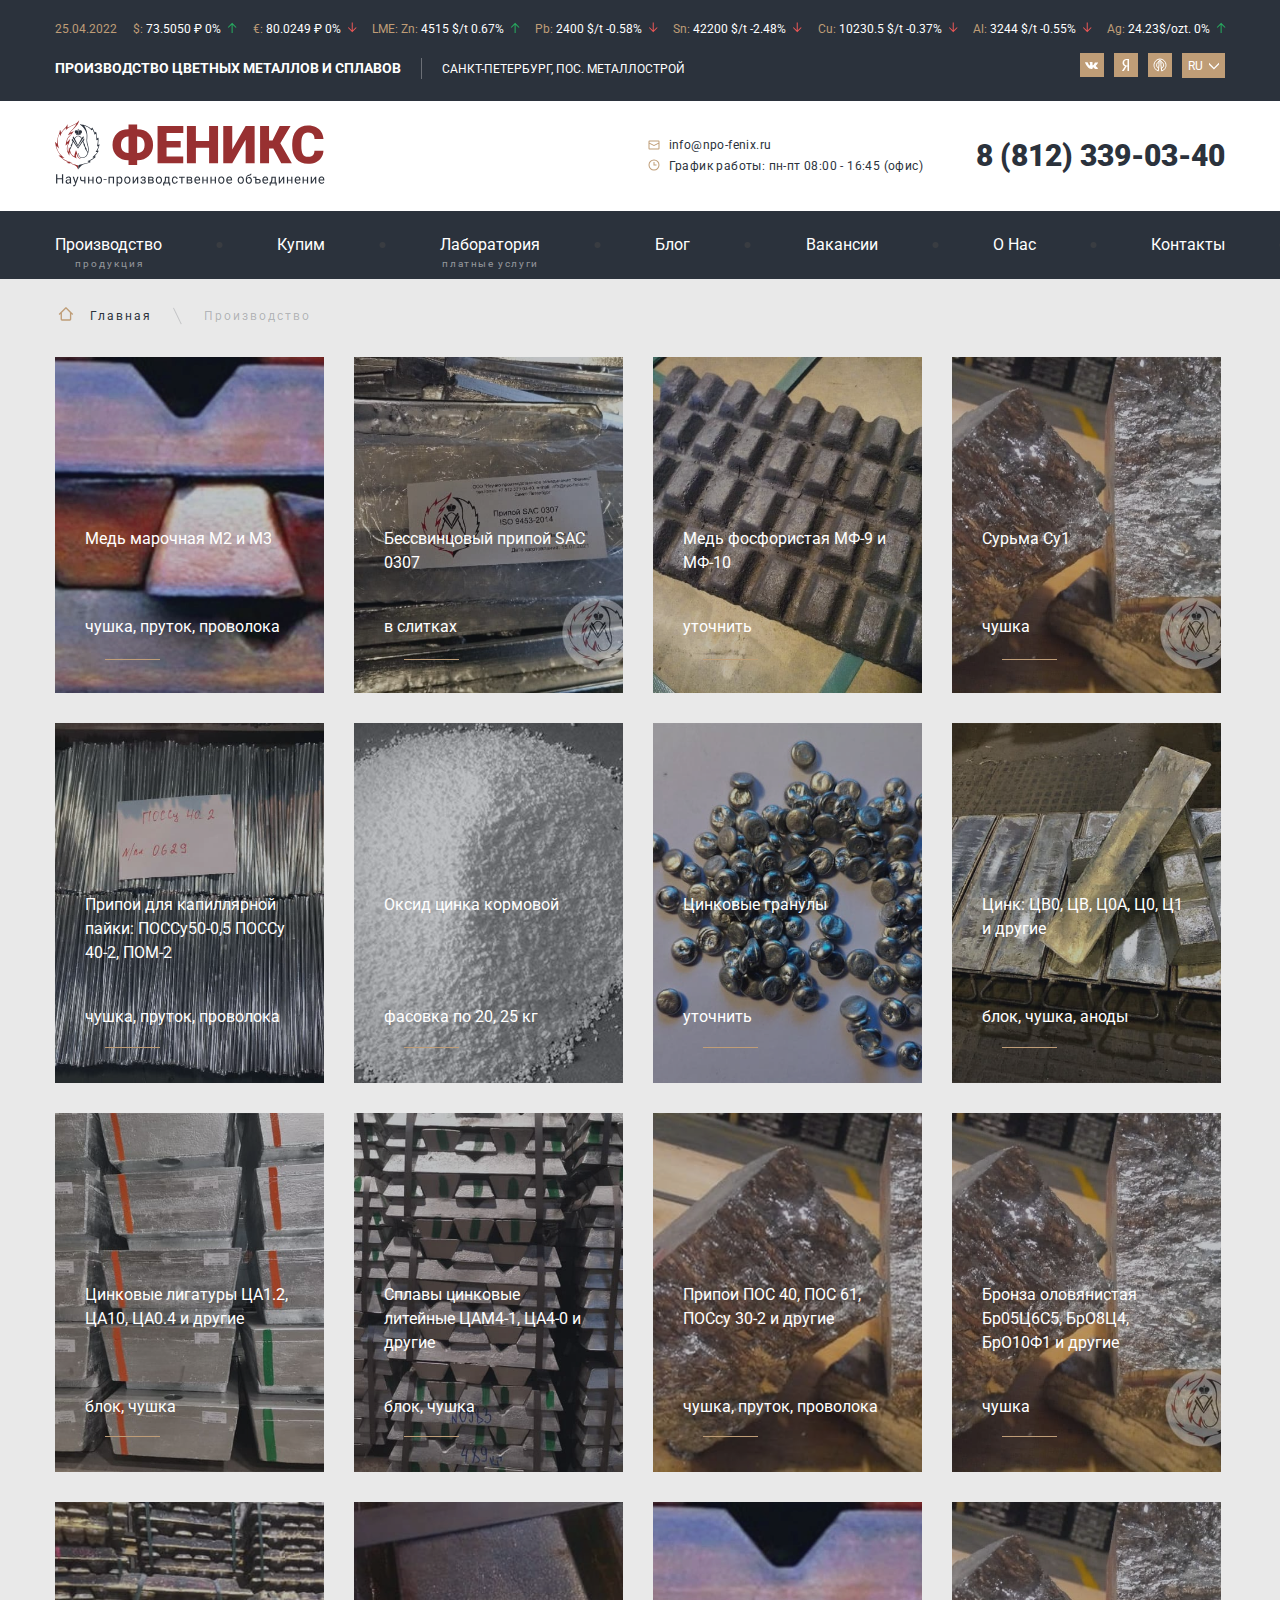
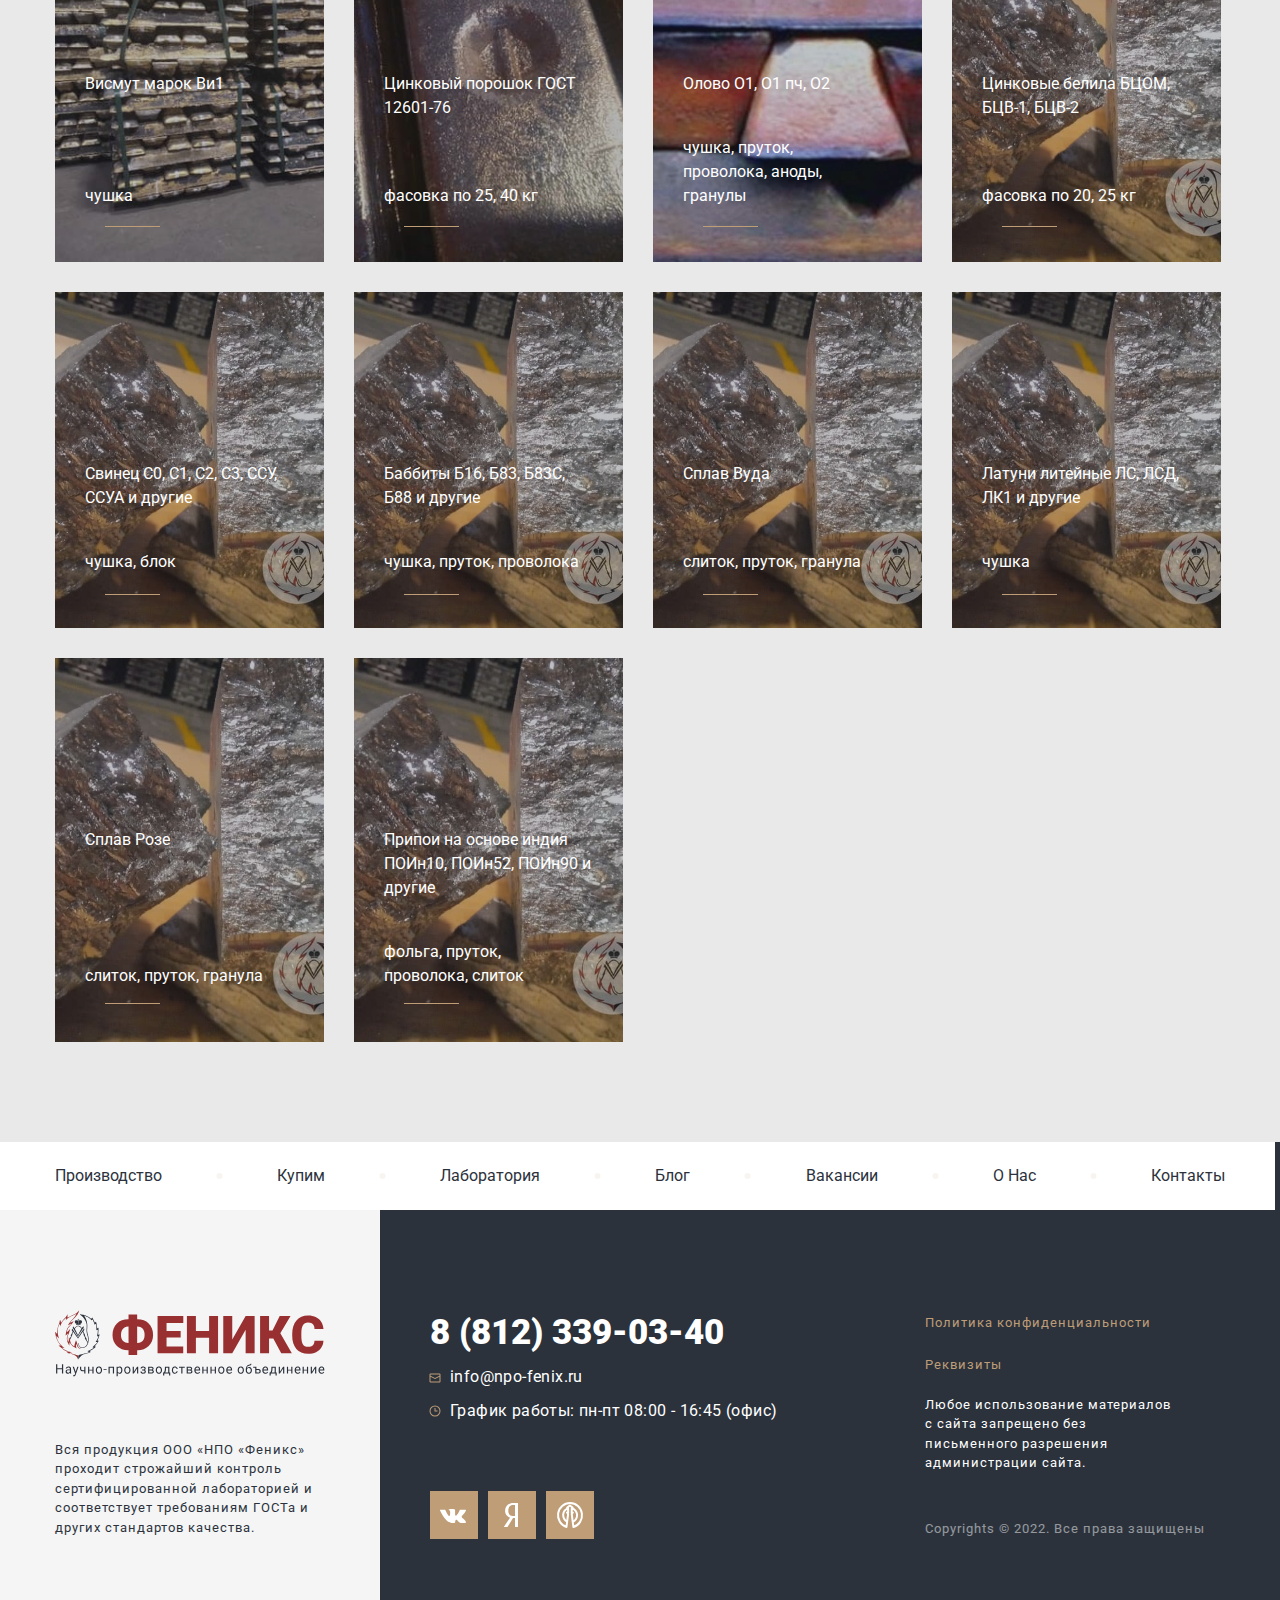
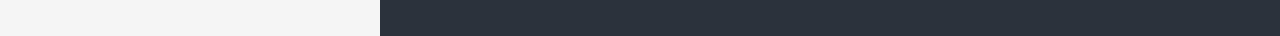
<file: production-page.html>
<!DOCTYPE html>
<html lang="ru">

<head>
   <meta charset="UTF-8">
   <meta http-equiv="X-UA-Compatible" content="IE=edge">
   <meta name="viewport" content="width=device-width, initial-scale=1.0">
   <title>Производство</title>
   <link rel="preconnect" href="https://fonts.googleapis.com">
   <link rel="preconnect" href="https://fonts.gstatic.com" crossorigin>
   <link href="https://fonts.googleapis.com/css2?family=Roboto:wght@400;700;900&display=swap" rel="stylesheet">
   <link rel="stylesheet" href="css/style.min.css">
</head>

<body>


   <div class="wrapper">
      <div class="btn__up">&uarr;</div>
      <header class="header header__production-page">
         <div class="header__inner">
            <div class="header__top">
               <div class="header__top-inner">
                  <div class="container">
                     <ul class="quotations__list">
                        <li class="quotations__item quotations__data">25.04.2022</li>
                        <li class="quotations__item quotations__price price__arrow--up "><span
                              class="quotations__price--color">$:</span>73.5050 ₽ 0%</li>
                        <li class="quotations__item quotations__price price__arrow--down"><span
                              class="quotations__price--color">€:</span>80.0249 ₽ 0%</li>
                        <li class="quotations__item quotations__price price__arrow--up"><span
                              class="quotations__price--color">LME: Zn:</span>4515 $/t 0.67%</li>
                        <li class="quotations__item quotations__price price__arrow--down"><span
                              class="quotations__price--color">Pb:</span>2400 $/t -0.58%</li>
                        <li class="quotations__item quotations__price price__arrow--down"><span
                              class="quotations__price--color">Sn:</span>42200 $/t -2.48%</li>
                        <li class="quotations__item quotations__price price__arrow--down"><span
                              class="quotations__price--color">Cu:</span>10230.5 $/t -0.37%</li>
                        <li class="quotations__item quotations__price price__arrow--down"><span
                              class="quotations__price--color">Al:</span>3244 $/t -0.55%</li>
                        <li class="quotations__item quotations__price price__arrow--up"><span
                              class="quotations__price--color">Ag:</span>24.23$/ozt. 0% </li>
                     </ul>
                     <div class="header__top-info">
                        <div class="top-info__text">
                           <h1 class="top-info__text-description" data-da=".header__body,450,first">производство
                              цветных металлов и сплавов</h1>
                           <p class="top-info__text-address" data-da=".menu__list,760,last">Санкт-Петербург, пос.
                              металлострой</p>
                        </div>
                        <div class="top-info__social">
                           <ul class="top-info__social-list" data-da=".menu__list,465,last">
                              <li class="top-info__social-item">
                                 <a class="top-info__social-link" href="#">
                                    <svg width="24" height="24" viewBox="0 0 24 24" fill="none"
                                       xmlns="http://www.w3.org/2000/svg">
                                       <rect width="24" height="24" fill="#BF9D77" />
                                       <path
                                          d="M17.8792 15.2808C17.8792 15.2329 17.8275 15.2329 17.8275 15.1849C17.6206 14.8014 17.1551 14.3219 16.5344 13.7945C16.2241 13.5548 16.0689 13.363 15.9655 13.2671C15.8103 13.0753 15.8103 12.9315 15.862 12.7397C15.9137 12.5959 16.1206 12.3562 16.4827 11.9247C16.6896 11.6849 16.793 11.5411 16.9482 11.3973C17.7241 10.4384 18.0861 9.81506 17.9827 9.52739L17.931 9.47945C17.8793 9.43151 17.8275 9.38356 17.7241 9.38356C17.6206 9.33562 17.4655 9.33562 17.3103 9.38356H15.3448C15.2931 9.38356 15.293 9.38356 15.1896 9.38356C15.1379 9.38356 15.0862 9.38356 15.0862 9.38356H15.0344H14.9827L14.931 9.4315C14.8793 9.47945 14.8793 9.47945 14.8793 9.52739C14.6724 10.0548 14.4137 10.4863 14.1551 10.9658C14 11.2055 13.8448 11.4452 13.6896 11.637C13.5344 11.8288 13.431 11.9726 13.3275 12.0685C13.2241 12.1644 13.1206 12.2123 13.0689 12.3082C13.0172 12.3562 12.9138 12.4041 12.9138 12.3562C12.862 12.3562 12.8103 12.3562 12.8103 12.3082C12.7586 12.2603 12.7069 12.2123 12.6551 12.1644C12.6034 12.1164 12.6034 12.0205 12.5517 11.9247C12.5517 11.8288 12.5517 11.7329 12.5517 11.6849C12.5517 11.637 12.5517 11.4932 12.5517 11.3973C12.5517 11.2534 12.5517 11.1575 12.5517 11.1096C12.5517 10.9658 12.5517 10.774 12.5517 10.5822C12.5517 10.3904 12.5517 10.2466 12.5517 10.1507C12.5517 10.0548 12.5517 9.91096 12.5517 9.81507C12.5517 9.67123 12.5517 9.57534 12.5517 9.52739C12.5517 9.47945 12.5 9.38356 12.5 9.33562C12.4482 9.28767 12.3965 9.23972 12.3448 9.19178C12.2931 9.14383 12.1896 9.14383 12.1379 9.09589C11.8793 9.04794 11.5689 9 11.2069 9C10.3793 9 9.81033 9.04795 9.60343 9.14384C9.49998 9.19178 9.39653 9.23972 9.34481 9.33562C9.24136 9.43151 9.24136 9.47945 9.29308 9.47945C9.5517 9.5274 9.7586 9.62328 9.86205 9.76712L9.91378 9.86302C9.9655 9.91096 9.96549 10.0068 10.0172 10.1507C10.0689 10.2945 10.0689 10.4384 10.0689 10.6301C10.0689 10.9178 10.0689 11.2055 10.0689 11.3973C10.0689 11.637 10.0172 11.7808 10.0172 11.9247C10.0172 12.0685 9.9655 12.1644 9.91378 12.2123C9.86205 12.3082 9.86205 12.3562 9.81032 12.3562C9.81032 12.3562 9.81032 12.4041 9.75859 12.4041C9.70687 12.4041 9.65515 12.4521 9.5517 12.4521C9.49998 12.4521 9.39653 12.4041 9.34481 12.3562C9.24136 12.3082 9.13791 12.2123 9.08619 12.1164C8.98274 12.0205 8.87929 11.8767 8.77584 11.6849C8.6724 11.4931 8.51722 11.3014 8.41377 11.0137L8.31033 10.8219C8.25861 10.726 8.15516 10.5342 8.05171 10.2945C7.94827 10.0548 7.84481 9.86302 7.74137 9.62329C7.68964 9.5274 7.63793 9.47945 7.5862 9.4315H7.53447C7.53447 9.4315 7.48274 9.38356 7.43102 9.38356C7.3793 9.38356 7.32758 9.33562 7.27586 9.33562H5.41379C5.2069 9.33562 5.10345 9.38356 5.05173 9.4315L5 9.47945C5 9.47945 5 9.5274 5 9.57534C5 9.62329 5 9.67123 5.05173 9.76712C5.31035 10.3425 5.62069 10.9178 5.93103 11.4932C6.24137 12.0205 6.55172 12.5 6.75862 12.8356C7.01724 13.1712 7.22413 13.5069 7.48275 13.7945C7.74137 14.0822 7.89654 14.274 7.94826 14.3699C8.05171 14.4658 8.10343 14.5137 8.15515 14.5616L8.31033 14.7055C8.41378 14.8014 8.56895 14.9452 8.77584 15.089C8.98274 15.2329 9.24136 15.3767 9.49998 15.5205C9.75859 15.6644 10.0689 15.7603 10.3793 15.8562C10.7414 15.9521 11.0517 16 11.362 15.9521H12.1379C12.2931 15.9521 12.3965 15.9041 12.5 15.8082L12.5517 15.7603C12.5517 15.7123 12.6034 15.7123 12.6034 15.6644C12.6034 15.6164 12.6034 15.5685 12.6034 15.4726C12.6034 15.2808 12.6034 15.137 12.6551 14.9932C12.7069 14.8493 12.7069 14.7534 12.7586 14.6575C12.8103 14.5616 12.862 14.5137 12.9138 14.4658C12.9655 14.4178 13.0172 14.3699 13.0172 14.3699H13.0689C13.1724 14.3219 13.3275 14.3699 13.431 14.4658C13.5862 14.5616 13.7413 14.7055 13.8448 14.8493C13.9482 14.9932 14.1034 15.137 14.3103 15.3288C14.5172 15.5206 14.6724 15.6644 14.7758 15.7123L14.931 15.8082C15.0344 15.8562 15.1379 15.9041 15.2931 15.9521C15.4482 16 15.5517 16 15.6551 16L17.4137 15.9521C17.5689 15.9521 17.7241 15.9041 17.8275 15.8562C17.931 15.8082 17.9827 15.7603 17.9827 15.6644C17.9827 15.6164 17.9827 15.5206 17.9827 15.4726C17.8792 15.3767 17.8792 15.3288 17.8792 15.2808Z"
                                          fill="white" />
                                    </svg>
                                 </a>
                              </li>
                              <li class="top-info__social-item">
                                 <a class="top-info__social-link" href="#">
                                    <svg width="24" height="24" viewBox="0 0 24 24" fill="none"
                                       xmlns="http://www.w3.org/2000/svg">
                                       <rect width="24" height="24" fill="#BF9D77" />
                                       <path
                                          d="M13.4987 12.528H12.6797C11.3928 12.528 10.1449 11.7601 10.1449 9.83991C10.1449 7.84006 11.3149 7.02401 12.5042 7.02401H13.4987V12.528ZM14.7855 6H12.5629C10.3786 6 8.52674 7.36023 8.52674 10.0001C8.52674 11.5841 9.4236 12.7521 11.0226 13.3278L8.0391 17.7439C7.94147 17.8879 8.0391 18 8.19489 18H9.57939C9.69623 18 9.77466 17.968 9.8136 17.8879L12.5239 13.552H13.4987V17.8879C13.4987 17.9361 13.5573 18 13.6352 18H14.8442C14.9611 18 15 17.9518 15 17.8722V6.1598C15 6.04816 14.9221 6 14.7855 6Z"
                                          fill="white" />
                                    </svg>
                                 </a>
                              </li>
                              <li class="top-info__social-item">
                                 <a class="top-info__social-link" href="#">
                                    <svg width="24" height="24" viewBox="0 0 24 24" fill="none"
                                       xmlns="http://www.w3.org/2000/svg">
                                       <rect width="24" height="24" fill="#BF9D77" />
                                       <path
                                          d="M12.888 8.61275C13.6073 8.7914 14.2524 9.1987 14.7302 9.77585C15.2079 10.353 15.4936 11.0702 15.5461 11.8238C15.5985 12.5775 15.415 13.3286 15.022 13.9689C14.629 14.6092 14.0468 15.1055 13.3594 15.3861M13.3594 15.3861L12.8676 11.4559L13.4095 10.8137H12.8528L12.8918 8.61279V8.53135H13.3038V8.24534L11.962 7.24903L10.6202 8.24534V8.53324H11.0322L11.0323 8.6696M13.3594 15.3861L13.6879 18C15.07 17.5865 16.2602 16.6794 17.0412 15.4443C17.8222 14.2093 18.1419 12.7287 17.9418 11.273C17.7418 9.81736 17.0353 8.48369 15.9515 7.51561C14.8678 6.54752 13.4789 6.00962 12.0387 6.00013C10.5985 5.99064 9.20301 6.5102 8.10707 7.46393C7.01113 8.41765 6.28789 9.7419 6.06944 11.1948C5.85098 12.6477 6.15188 14.1324 6.91719 15.3776C7.68251 16.6228 8.86115 17.5456 10.2379 17.9773L10.5757 15.3028L11.0582 11.4502L10.5163 10.8081H11.073L11.0323 8.6696M11.0323 8.6696C10.3604 8.88274 9.76716 9.29791 9.33025 9.86081C8.89334 10.4237 8.63309 11.1081 8.58356 11.8244C8.53403 12.5408 8.69752 13.2557 9.05264 13.8756C9.40777 14.4956 9.93798 14.9917 10.5739 15.299"
                                          stroke="white" stroke-linecap="round" stroke-linejoin="round" />
                                    </svg>
                                 </a>
                              </li>
                              <li class="top-info__social-item">
                                 <div class="language-switch__box" data-spollers>
                                    <div class="select__language-body">
                                       <span class="select__language">RU</span>
                                       <button class="language-switch__btn" data-spoller></button>
                                       <ul class="select__language-list">
                                          <li class="select__language-item">
                                             <a class="select__language-link" href="#">EN</a>
                                          </li>
                                          <li class="select__language-item">
                                             <a class="select__language-link" href="#">DEU</a>
                                          </li>
                                          <li class="select__language-item">
                                             <a class="select__language-link" href="#">FR</a>
                                          </li>
                                       </ul>
                                    </div>
                                 </div>
                              </li>
                           </ul>
                        </div>
                     </div>
                  </div>
               </div>
            </div>

            <div class="header__body">
               <div class="container">
                  <div class="header__body-inner">
                     <a class="header__logo" href="#">
                        <img class="header__logo-img" src="images/logo.svg" alt="логотип">
                     </a>
                     <div class="header__body-contacts" data-da=".menu__list,600,last">
                        <div class="contacts__info">
                           <a class="contacts__info-mail" href="mailto:info@npo-fenix.ru">info@npo-fenix.ru</a>
                           <p class="contacts__info-schedule">График работы: пн-пт 08:00 - 16:45 (офис)</p>
                        </div>
                        <div class="contacts__phone">
                           <a class="contacts__phone-number" href="tel:88123390340">8 (812) 339-03-40</a>
                        </div>
                     </div>
                     <a class="mobile-phone" href="tel:88123390340">
                        <img class="mobile-phone__img" src="images/icons/phone-mobile.svg" alt="">
                     </a>
                     <div class="icon-menu__inner">
                        <button type="button" class="icon-menu"><span></span></button>
                     </div>
                  </div>
               </div>
            </div>

            <div class="header__bottom">
               <div class="container">
                  <nav class="menu">
                     <ul class="menu__list">
                        <li class="menu__item">
                           <a class="menu__link " href="production-page.html">
                              Производство
                              <span class="products__sub-text">продукция</span>
                           </a>
                        </li>
                        <li class="menu__item">
                           <a class="menu__link" href="buy-page.html">Купим</a>
                        </li>
                        <li class="menu__item">
                           <a class="menu__link" href="laboratory-page.html">
                              Лаборатория
                              <span class="products__sub-text products__sub-text-lab ">платные услуги</span>
                           </a>
                        </li>
                        <li class="menu__item">
                           <a class="menu__link" href="blog-page.html">Блог</a>
                        </li>
                        <li class="menu__item">
                           <a class="menu__link" href="vacancies-page.html">Вакансии</a>
                        </li>
                        <li class="menu__item">
                           <a class="menu__link" href="about-page.html">О Нас</a>
                        </li>
                        <li class="menu__item">
                           <a class="menu__link" href="contacts-page.html">Контакты</a>
                        </li>
                     </ul>
                  </nav>
               </div>
            </div>
         </div>
      </header>

      <div class="breadcrumbs">
         <div class="container">
            <div class="breadcrumbs__body">
               <div class="breadcrumbs__inner">
                  <ul class="breadcrumbs__list mobile-overflow ">
                     <li class="breadcrumbs__list-item">
                        <a class="breadcrumbs__list-item-link breadcrumbs__list-item-link--great "
                           href="index.html">Главная</a>
                     </li>
                     <li class="breadcrumbs__list-item">
                        <span class="breadcrumbs__list-item-link--color">Производство</span>
                     </li>
                  </ul>
               </div>
            </div>
         </div>
      </div>

      <main class="main">

         <div class="production__page">
            <div class="container">
               <div class="production-page__items">
                  <div class="production-page__item-card">
                     <div class="production-page__item">
                        <a class="production-page__inner" href="#">
                           <div class="production__page-pictures">
                              <div class="production-page__title-body">
                                 <p class="production-page__title  ">
                                    Медь марочная М2 и М3
                                 </p>
                                 <p class="production-page__text">
                                    чушка, пруток, проволока
                                 </p>
                              </div>
                              <img class="production__page-img " src="images/slider-production/1.jpg" alt="">
                           </div>
                        </a>
                     </div>
                  </div>
                  <div class="production-page__item-card">
                     <div class="production-page__item">
                        <a class="production-page__inner" href="#">
                           <div class="production__page-pictures">
                              <div class="production-page__title-body">
                                 <p class="production-page__title  ">
                                    Бессвинцовый припой SAC 0307
                                 </p>
                                 <p class="production-page__text">
                                    в слитках
                                 </p>
                              </div>
                              <img class="production__page-img " src="images/slider-production/2.jpg" alt="">
                           </div>
                        </a>
                     </div>
                  </div>
                  <div class="production-page__item-card">
                     <div class="production-page__item">
                        <a class="production-page__inner" href="#">
                           <div class="production__page-pictures">
                              <div class="production-page__title-body">
                                 <p class="production-page__title  ">
                                    Медь фосфористая МФ-9 и МФ-10
                                 </p>
                                 <p class="production-page__text">
                                    уточнить
                                 </p>
                              </div>
                              <img class="production__page-img " src="images/slider-production/3.jpg" alt="">
                           </div>
                        </a>
                     </div>
                  </div>
                  <div class="production-page__item-card">
                     <div class="production-page__item">
                        <a class="production-page__inner" href="#">
                           <div class="production__page-pictures">
                              <div class="production-page__title-body">
                                 <p class="production-page__title  ">
                                    Сурьма Су1
                                 </p>
                                 <p class="production-page__text">
                                    чушка
                                 </p>
                              </div>
                              <img class="production__page-img " src="images/slider-production/4.jpg" alt="">
                           </div>
                        </a>
                     </div>
                  </div>
                  <div class="production-page__item-card">
                     <div class="production-page__item">
                        <a class="production-page__inner" href="#">
                           <div class="production__page-pictures">
                              <div class="production-page__title-body">
                                 <p class="production-page__title  ">
                                    Припои для капиллярной пайки: ПОССу50-0,5 ПОССу 40-2, ПОМ-2
                                 </p>
                                 <p class="production-page__text">
                                    чушка, пруток, проволока
                                 </p>
                              </div>
                              <img class="production__page-img " src="images/slider-production/5.jpg" alt="">
                           </div>
                        </a>
                     </div>
                  </div>
                  <div class="production-page__item-card">
                     <div class="production-page__item">
                        <a class="production-page__inner" href="#">
                           <div class="production__page-pictures">
                              <div class="production-page__title-body">
                                 <p class="production-page__title  ">
                                    Оксид цинка кормовой
                                 </p>
                                 <p class="production-page__text">
                                    фасовка по 20, 25 кг
                                 </p>
                              </div>
                              <img class="production__page-img " src="images/slider-production/6.jpg" alt="">
                           </div>
                        </a>
                     </div>
                  </div>
                  <div class="production-page__item-card">
                     <div class="production-page__item">
                        <a class="production-page__inner" href="#">
                           <div class="production__page-pictures">
                              <div class="production-page__title-body">
                                 <p class="production-page__title  ">
                                    Цинковые гранулы
                                 </p>
                                 <p class="production-page__text">
                                    уточнить
                                 </p>
                              </div>
                              <img class="production__page-img " src="images/slider-production/7.jpg" alt="">
                           </div>
                        </a>
                     </div>
                  </div>
                  <div class="production-page__item-card">
                     <div class="production-page__item">
                        <a class="production-page__inner" href="#">
                           <div class="production__page-pictures">
                              <div class="production-page__title-body">
                                 <p class="production-page__title  ">
                                    Цинк: ЦВ0, ЦВ, Ц0А, Ц0, Ц1 и другие
                                 </p>
                                 <p class="production-page__text">
                                    блок, чушка, аноды
                                 </p>
                              </div>
                              <img class="production__page-img " src="images/slider-production/8.jpg" alt="">
                           </div>
                        </a>
                     </div>
                  </div>
                  <div class="production-page__item-card">
                     <div class="production-page__item">
                        <a class="production-page__inner" href="#">
                           <div class="production__page-pictures">
                              <div class="production-page__title-body">
                                 <p class="production-page__title  ">
                                    Цинковые лигатуры ЦА1.2, ЦА10, ЦА0.4 и другие
                                 </p>
                                 <p class="production-page__text">
                                    блок, чушка
                                 </p>
                              </div>
                              <img class="production__page-img " src="images/slider-production/9.jpg" alt="">
                           </div>
                        </a>
                     </div>
                  </div>
                  <div class="production-page__item-card">
                     <div class="production-page__item">
                        <a class="production-page__inner" href="#">
                           <div class="production__page-pictures">
                              <div class="production-page__title-body">
                                 <p class="production-page__title  ">
                                    Сплавы цинковые литейные ЦАМ4-1, ЦА4-0 и другие
                                 </p>
                                 <p class="production-page__text">
                                    блок, чушка
                                 </p>
                              </div>
                              <img class="production__page-img " src="images/slider-production/10.jpg" alt="">
                           </div>
                        </a>
                     </div>
                  </div>
                  <div class="production-page__item-card">
                     <div class="production-page__item">
                        <a class="production-page__inner" href="#">
                           <div class="production__page-pictures">
                              <div class="production-page__title-body">
                                 <p class="production-page__title  ">
                                    Припои ПОС 40, ПОС 61, ПОСсу 30-2 и другие
                                 </p>
                                 <p class="production-page__text">
                                    чушка, пруток, проволока
                                 </p>
                              </div>
                              <img class="production__page-img " src="images/slider-production/11.jpg" alt="">
                           </div>
                        </a>
                     </div>
                  </div>
                  <div class="production-page__item-card">
                     <div class="production-page__item">
                        <a class="production-page__inner" href="#">
                           <div class="production__page-pictures">
                              <div class="production-page__title-body">
                                 <p class="production-page__title  ">
                                    Бронза оловянистая Бр05Ц6С5, БрО8Ц4, БрО10Ф1 и другие
                                 </p>
                                 <p class="production-page__text">
                                    чушка
                                 </p>
                              </div>
                              <img class="production__page-img " src="images/slider-production/4.jpg" alt="">
                           </div>
                        </a>
                     </div>
                  </div>
                  <div class="production-page__item-card">
                     <div class="production-page__item">
                        <a class="production-page__inner" href="#">
                           <div class="production__page-pictures">
                              <div class="production-page__title-body">
                                 <p class="production-page__title  ">
                                    Висмут марок Ви1
                                 </p>
                                 <p class="production-page__text">
                                    чушка
                                 </p>
                              </div>
                              <img class="production__page-img " src="images/slider-production/12.jpg" alt="">
                           </div>
                        </a>
                     </div>
                  </div>
                  <div class="production-page__item-card">
                     <div class="production-page__item">
                        <a class="production-page__inner" href="#">
                           <div class="production__page-pictures">
                              <div class="production-page__title-body">
                                 <p class="production-page__title  ">
                                    Цинковый порошок ГОСТ 12601-76
                                 </p>
                                 <p class="production-page__text">
                                    фасовка по 25, 40 кг
                                 </p>
                              </div>
                              <img class="production__page-img " src="images/slider-production/13.jpg" alt="">
                           </div>
                        </a>
                     </div>
                  </div>
                  <div class="production-page__item-card">
                     <div class="production-page__item">
                        <a class="production-page__inner" href="#">
                           <div class="production__page-pictures">
                              <div class="production-page__title-body">
                                 <p class="production-page__title  ">
                                    Олово О1, О1 пч, О2
                                 </p>
                                 <p class="production-page__text">
                                    чушка, пруток, проволока, аноды, гранулы
                                 </p>
                              </div>
                              <img class="production__page-img " src="images/slider-production/1.jpg" alt="">
                           </div>
                        </a>
                     </div>
                  </div>
                  <div class="production-page__item-card">
                     <div class="production-page__item">
                        <a class="production-page__inner" href="#">
                           <div class="production__page-pictures">
                              <div class="production-page__title-body">
                                 <p class="production-page__title  ">
                                    Цинковые белила БЦОМ, БЦВ-1, БЦВ-2
                                 </p>
                                 <p class="production-page__text">
                                    фасовка по 20, 25 кг
                                 </p>
                              </div>
                              <img class="production__page-img " src="images/slider-production/4.jpg" alt="">
                           </div>
                        </a>
                     </div>
                  </div>
                  <div class="production-page__item-card">
                     <div class="production-page__item">
                        <a class="production-page__inner" href="#">
                           <div class="production__page-pictures">
                              <div class="production-page__title-body">
                                 <p class="production-page__title  ">
                                    Свинец С0, С1, С2, С3, ССУ, ССУА и другие
                                 </p>
                                 <p class="production-page__text">
                                    чушка, блок
                                 </p>
                              </div>
                              <img class="production__page-img " src="images/slider-production/4.jpg" alt="">
                           </div>
                        </a>
                     </div>
                  </div>
                  <div class="production-page__item-card">
                     <div class="production-page__item">
                        <a class="production-page__inner" href="#">
                           <div class="production__page-pictures">
                              <div class="production-page__title-body">
                                 <p class="production-page__title  ">
                                    Баббиты Б16, Б83, Б83С, Б88 и другие
                                 </p>
                                 <p class="production-page__text">
                                    чушка, пруток, проволока
                                 </p>
                              </div>
                              <img class="production__page-img " src="images/slider-production/4.jpg" alt="">
                           </div>
                        </a>
                     </div>
                  </div>
                  <div class="production-page__item-card">
                     <div class="production-page__item">
                        <a class="production-page__inner" href="#">
                           <div class="production__page-pictures">
                              <div class="production-page__title-body">
                                 <p class="production-page__title  ">
                                    Сплав Вуда
                                 </p>
                                 <p class="production-page__text">
                                    слиток, пруток, гранула
                                 </p>
                              </div>
                              <img class="production__page-img " src="images/slider-production/4.jpg" alt="">
                           </div>
                        </a>
                     </div>
                  </div>
                  <div class="production-page__item-card">
                     <div class="production-page__item">
                        <a class="production-page__inner" href="#">
                           <div class="production__page-pictures">
                              <div class="production-page__title-body">
                                 <p class="production-page__title  ">
                                    Латуни литейные ЛС, ЛСД, ЛК1 и другие
                                 </p>
                                 <p class="production-page__text">
                                    чушка
                                 </p>
                              </div>
                              <img class="production__page-img " src="images/slider-production/4.jpg" alt="">
                           </div>
                        </a>
                     </div>
                  </div>
                  <div class="production-page__item-card">
                     <div class="production-page__item">
                        <a class="production-page__inner" href="#">
                           <div class="production__page-pictures">
                              <div class="production-page__title-body">
                                 <p class="production-page__title  ">
                                    Сплав Розе
                                 </p>
                                 <p class="production-page__text">
                                    слиток, пруток, гранула
                                 </p>
                              </div>
                              <img class="production__page-img " src="images/slider-production/4.jpg" alt="">
                           </div>
                        </a>
                     </div>
                  </div>
                  <div class="production-page__item-card">
                     <div class="production-page__item">
                        <a class="production-page__inner" href="#">
                           <div class="production__page-pictures">
                              <div class="production-page__title-body">
                                 <p class="production-page__title  ">
                                    Припои на основе индия ПОИн10, ПОИн52, ПОИн90 и другие
                                 </p>
                                 <p class="production-page__text">
                                    фольга, пруток, проволока, слиток
                                 </p>
                              </div>
                              <img class="production__page-img " src="images/slider-production/4.jpg" alt="">
                           </div>
                        </a>
                     </div>
                  </div>



                  <div class=" production-page-more__panel-mobile">
                     <div class=" panel-wrapper">
                        <div class="production-page__item-card production-page__item-card-mobile">
                           <div class="production-page__item">
                              <a class="production-page__inner" href="#">
                                 <div class="production__page-pictures">
                                    <div class="production-page__title-body">
                                       <p class="production-page__title  ">
                                          Оксид цинка кормовой
                                       </p>
                                       <p class="production-page__text">
                                          фасовка по 20, 25 кг
                                       </p>
                                    </div>
                                    <img class="production__page-img " src="images/slider-production/6.jpg" alt="">
                                 </div>
                              </a>
                           </div>
                        </div>
                        <div class="production-page__item-card production-page__item-card-mobile">
                           <div class="production-page__item">
                              <a class="production-page__inner" href="#">
                                 <div class="production__page-pictures">
                                    <div class="production-page__title-body">
                                       <p class="production-page__title  ">
                                          Цинковые гранулы
                                       </p>
                                       <p class="production-page__text">
                                          уточнить
                                       </p>
                                    </div>
                                    <img class="production__page-img " src="images/slider-production/7.jpg" alt="">
                                 </div>
                              </a>
                           </div>
                        </div>
                        <div class="production-page__item-card production-page__item-card-mobile">
                           <div class="production-page__item">
                              <a class="production-page__inner" href="#">
                                 <div class="production__page-pictures">
                                    <div class="production-page__title-body">
                                       <p class="production-page__title  ">
                                          Цинк: ЦВ0, ЦВ, Ц0А, Ц0, Ц1 и другие
                                       </p>
                                       <p class="production-page__text">
                                          блок, чушка, аноды
                                       </p>
                                    </div>
                                    <img class="production__page-img " src="images/slider-production/8.jpg" alt="">
                                 </div>
                              </a>
                           </div>
                        </div>
                        <div class="production-page__item-card production-page__item-card-mobile">
                           <div class="production-page__item">
                              <a class="production-page__inner" href="#">
                                 <div class="production__page-pictures">
                                    <div class="production-page__title-body">
                                       <p class="production-page__title  ">
                                          Цинковые лигатуры ЦА1.2, ЦА10, ЦА0.4 и другие
                                       </p>
                                       <p class="production-page__text">
                                          блок, чушка
                                       </p>
                                    </div>
                                    <img class="production__page-img " src="images/slider-production/9.jpg" alt="">
                                 </div>
                              </a>
                           </div>
                        </div>
                        <div class="production-page__item-card production-page__item-card-mobile">
                           <div class="production-page__item">
                              <a class="production-page__inner" href="#">
                                 <div class="production__page-pictures">
                                    <div class="production-page__title-body">
                                       <p class="production-page__title  ">
                                          Сплавы цинковые литейные ЦАМ4-1, ЦА4-0 и другие
                                       </p>
                                       <p class="production-page__text">
                                          блок, чушка
                                       </p>
                                    </div>
                                    <img class="production__page-img " src="images/slider-production/10.jpg" alt="">
                                 </div>
                              </a>
                           </div>
                        </div>
                        <div class="production-page__item-card production-page__item-card-mobile">
                           <div class="production-page__item">
                              <a class="production-page__inner" href="#">
                                 <div class="production__page-pictures">
                                    <div class="production-page__title-body">
                                       <p class="production-page__title  ">
                                          Припои ПОС 40, ПОС 61, ПОСсу 30-2 и другие
                                       </p>
                                       <p class="production-page__text">
                                          чушка, пруток, проволока
                                       </p>
                                    </div>
                                    <img class="production__page-img " src="images/slider-production/11.jpg" alt="">
                                 </div>
                              </a>
                           </div>
                        </div>
                        <div class="production-page__item-card production-page__item-card-mobile">
                           <div class="production-page__item">
                              <a class="production-page__inner" href="#">
                                 <div class="production__page-pictures">
                                    <div class="production-page__title-body">
                                       <p class="production-page__title  ">
                                          Бронза оловянистая Бр05Ц6С5, БрО8Ц4, БрО10Ф1 и другие
                                       </p>
                                       <p class="production-page__text">
                                          чушка
                                       </p>
                                    </div>
                                    <img class="production__page-img " src="images/slider-production/12.jpg" alt="">
                                 </div>
                              </a>
                           </div>
                        </div>
                        <div class="production-page__item-card production-page__item-card-mobile">
                           <div class="production-page__item">
                              <a class="production-page__inner" href="#">
                                 <div class="production__page-pictures">
                                    <div class="production-page__title-body">
                                       <p class="production-page__title  ">
                                          Висмут марок Ви1
                                       </p>
                                       <p class="production-page__text">
                                          чушка
                                       </p>
                                    </div>
                                    <img class="production__page-img " src="images/slider-production/13.jpg" alt="">
                                 </div>
                              </a>
                           </div>
                        </div>
                        <div class="production-page__item-card production-page__item-card-mobile">
                           <div class="production-page__item">
                              <a class="production-page__inner" href="#">
                                 <div class="production__page-pictures">
                                    <div class="production-page__title-body">
                                       <p class="production-page__title  ">
                                          Цинковый порошок ГОСТ 12601-76
                                       </p>
                                       <p class="production-page__text">
                                          фасовка по 25, 40 кг
                                       </p>
                                    </div>
                                    <img class="production__page-img " src="images/slider-production/1.jpg" alt="">
                                 </div>
                              </a>
                           </div>
                        </div>
                        <div class="production-page__item-card production-page__item-card-mobile">
                           <div class="production-page__item">
                              <a class="production-page__inner" href="#">
                                 <div class="production__page-pictures">
                                    <div class="production-page__title-body">
                                       <p class="production-page__title  ">
                                          Олово О1, О1 пч, О2
                                       </p>
                                       <p class="production-page__text">
                                          чушка, пруток, проволока, аноды, гранулы
                                       </p>
                                    </div>
                                    <img class="production__page-img " src="images/slider-production/1.jpg" alt="">
                                 </div>
                              </a>
                           </div>
                        </div>
                        <div class="production-page__item-card production-page__item-card-mobile">
                           <div class="production-page__item">
                              <a class="production-page__inner" href="#">
                                 <div class="production__page-pictures">
                                    <div class="production-page__title-body">
                                       <p class="production-page__title  ">
                                          Цинковые белила БЦОМ, БЦВ-1, БЦВ-2
                                       </p>
                                       <p class="production-page__text">
                                          фасовка по 20, 25 кг
                                       </p>
                                    </div>
                                    <img class="production__page-img " src="images/slider-production/4.jpg" alt="">
                                 </div>
                              </a>
                           </div>
                        </div>
                        <div class="production-page__item-card production-page__item-card-mobile">
                           <div class="production-page__item">
                              <a class="production-page__inner" href="#">
                                 <div class="production__page-pictures">
                                    <div class="production-page__title-body">
                                       <p class="production-page__title  ">
                                          Свинец С0, С1, С2, С3, ССУ, ССУА и другие
                                       </p>
                                       <p class="production-page__text">
                                          чушка, блок
                                       </p>
                                    </div>
                                    <img class="production__page-img " src="images/slider-production/4.jpg" alt="">
                                 </div>
                              </a>
                           </div>
                        </div>
                        <div class="production-page__item-card production-page__item-card-mobile">
                           <div class="production-page__item">
                              <a class="production-page__inner" href="#">
                                 <div class="production__page-pictures">
                                    <div class="production-page__title-body">
                                       <p class="production-page__title  ">
                                          Баббиты Б16, Б83, Б83С, Б88 и другие
                                       </p>
                                       <p class="production-page__text">
                                          чушка, пруток, проволока
                                       </p>
                                    </div>
                                    <img class="production__page-img " src="images/slider-production/4.jpg" alt="">
                                 </div>
                              </a>
                           </div>
                        </div>
                        <div class="production-page__item-card production-page__item-card-mobile">
                           <div class="production-page__item">
                              <a class="production-page__inner" href="#">
                                 <div class="production__page-pictures">
                                    <div class="production-page__title-body">
                                       <p class="production-page__title  ">
                                          Сплав Вуда
                                       </p>
                                       <p class="production-page__text">
                                          слиток, пруток, гранула
                                       </p>
                                    </div>
                                    <img class="production__page-img " src="images/slider-production/4.jpg" alt="">
                                 </div>
                              </a>
                           </div>
                        </div>
                        <div class="production-page__item-card production-page__item-card-mobile">
                           <div class="production-page__item">
                              <a class="production-page__inner" href="#">
                                 <div class="production__page-pictures">
                                    <div class="production-page__title-body">
                                       <p class="production-page__title  ">
                                          Латуни литейные ЛС, ЛСД, ЛК1 и другие
                                       </p>
                                       <p class="production-page__text">
                                          чушка
                                       </p>
                                    </div>
                                    <img class="production__page-img " src="images/slider-production/4.jpg" alt="">
                                 </div>
                              </a>
                           </div>
                        </div>
                        <div class="production-page__item-card production-page__item-card-mobile">
                           <div class="production-page__item">
                              <a class="production-page__inner" href="#">
                                 <div class="production__page-pictures">
                                    <div class="production-page__title-body">
                                       <p class="production-page__title  ">
                                          Сплав Розе
                                       </p>
                                       <p class="production-page__text">
                                          слиток, пруток, гранула
                                       </p>
                                    </div>
                                    <img class="production__page-img " src="images/slider-production/4.jpg" alt="">
                                 </div>
                              </a>
                           </div>
                        </div>
                        <div class="production-page__item-card production-page__item-card-mobile">
                           <div class="production-page__item">
                              <a class="production-page__inner" href="#">
                                 <div class="production__page-pictures">
                                    <div class="production-page__title-body">
                                       <p class="production-page__title  ">
                                          Припои на основе индия ПОИн10, ПОИн52, ПОИн90 и другие
                                       </p>
                                       <p class="production-page__text">
                                          фольга, пруток, проволока, слиток
                                       </p>
                                    </div>
                                    <img class="production__page-img " src="images/slider-production/4.jpg" alt="">
                                 </div>
                              </a>
                           </div>
                        </div>
                     </div>
                     <div class=" production-mobile-button__block">
                        <button class=" production-mobile__all-btn">
                           Смотреть все позиции
                        </button>
                     </div>
                  </div>
               </div>
            </div>
         </div>

      </main>

      <footer class="footer">
         <div class="footer__inner">
            <div class="footer__top">
               <div class="container">
                  <nav class="menu footer__menu">
                     <ul class="menu__list">
                        <li class="menu__item">
                           <a class="menu__link  footer-menu__link" href="production-page.html">
                              Производство
                              <span class="products__sub-text">продукция</span>
                           </a>
                        </li>
                        <li class="menu__item">
                           <a class="menu__link  footer-menu__link" href="buy-page.html">Купим</a>
                        </li>
                        <li class="menu__item">
                           <a class="menu__link  footer-menu__link" href="laboratory-page.html">
                              Лаборатория
                              <span class="products__sub-text products__sub-text-lab ">платные услуги</span>
                           </a>
                        </li>
                        <li class="menu__item">
                           <a class="menu__link  footer-menu__link" href="blog-page.html">Блог</a>
                        </li>
                        <li class="menu__item">
                           <a class="menu__link  footer-menu__link" href="vacancies-page.html">Вакансии</a>
                        </li>
                        <li class="menu__item">
                           <a class="menu__link  footer-menu__link" href="about-page.html">О Нас</a>
                        </li>
                        <li class="menu__item">
                           <a class="menu__link  footer-menu__link" href="contacts-page.html">Контакты</a>
                        </li>
                     </ul>
                  </nav>
               </div>
            </div>
            <div class="footer__bottom-inner ">
               <div class="container">
                  <div class="footer__bottom">
                     <div class="footer__info">
                        <a class="footer__logo" href="#">
                           <img class="footer__logo-img" src="images/logo.svg" alt="логотип">
                        </a>
                        <p class="footer__description">
                           Вся продукция ООО «НПО «Феникс» проходит строжайший контроль сертифицированной лабораторией и
                           соответствует требованиям ГОСТа и других стандартов качества.
                        </p>
                        <div class="footer-menu__mobile   mobile-spollers__block">
                           <div class="mobile-spollers__body mobile-spollers__body-actions ">
                              <div class="mobile-spollers__items-inner">
                                 <div class="mobile-spollers__body-inner block" data-spollers="790,max">
                                    <button type="button" data-spoller class="spoller-btn block__title">
                                       Наши услуги
                                    </button>
                                    <div class="footer-spoller__list">
                                       <ul class="footer-spoller__item ">
                                          <li class="footer-spoller__list">
                                             <a class="footer-spoller__link" href="#">Доставка продукции собственным
                                                автотранспортом</a>
                                             <a class="footer-spoller__link" href="#">Консультационные услуги для
                                                предприятий и литейных производств</a>
                                             <a class="footer-spoller__link" href="#">Лабораторное исследование металлов
                                                и сплавов</a>
                                          </li>
                                       </ul>
                                    </div>
                                 </div>
                                 <div class="mobile-spollers__body-inner block" data-spollers="790,max">
                                    <button type="button" data-spoller class="spoller-btn block__title">
                                       Производство
                                    </button>
                                    <div class="footer-spoller__list">
                                       <ul class="footer-spoller__item ">
                                          <li class="footer-spoller__list">
                                             <a class="footer-spoller__link" href="#">Бронза оловянистая в чушках
                                                Бр05Ц6С5, БрО8Ц4, БрО10Ф1 и другие</a>
                                             <a class="footer-spoller__link" href="#">Припои на основе индия ПОИн10,
                                                ПОИн52, ПОИн90 и другие (фольга, пруток, проволока, слиток)</a>
                                             <a class="footer-spoller__link" href="#">Сурьма Су1 (чушка)</a>
                                             <a class="footer-spoller__link" href="#">Показать больше</a>
                                          </li>
                                       </ul>
                                    </div>
                                 </div>
                                 <div class="mobile-spollers__body-inner block" data-spollers="790,max">
                                    <button type="button" data-spoller class="spoller-btn block__title">
                                       Полезные ссылки
                                    </button>
                                    <div class="footer-spoller__list">
                                       <ul class="footer-spoller__item ">
                                          <li class="footer-spoller__list">
                                             <a class="footer-spoller__link" href="#">О Компании</a>
                                             <a class="footer-spoller__link" href="#">Цветные металлы и сплавы</a>
                                             <a class="footer-spoller__link" href="#">Отзывы о НПО Феникс</a>
                                          </li>
                                       </ul>
                                    </div>
                                 </div>
                              </div>
                           </div>
                        </div>
                     </div>
                     <div class="footer__contact">
                        <ul class="footer-contact__items">
                           <li class="footer-contact__item footer-contact__item-number">
                              <div class="footer-contacts__phone">
                                 <a class="  footer-contacts__phone-number " href="tel:88123390340">8
                                    (812) 339-03-40</a>
                              </div>
                              <div class="contacts__info">
                                 <a class="contacts__info-mail footer-contacts__info-mail"
                                    href="mailto:info@npo-fenix.ru">info@npo-fenix.ru</a>
                                 <p class="contacts__info-schedule footer-contacts__info-schedule">График работы: пн-пт
                                    08:00 - 16:45 (офис)</p>
                              </div>
                              <div class="top-info__social footer__social">
                                 <ul class="top-info__social-list">
                                    <li class="footer__social-item">
                                       <a class="top-info__social-link  footer__social-link" href="#">
                                          <svg width="24" height="24" viewBox="0 0 24 24" fill="none"
                                             xmlns="http://www.w3.org/2000/svg">
                                             <rect width="24" height="24" fill="#BF9D77" />
                                             <path
                                                d="M17.8792 15.2808C17.8792 15.2329 17.8275 15.2329 17.8275 15.1849C17.6206 14.8014 17.1551 14.3219 16.5344 13.7945C16.2241 13.5548 16.0689 13.363 15.9655 13.2671C15.8103 13.0753 15.8103 12.9315 15.862 12.7397C15.9137 12.5959 16.1206 12.3562 16.4827 11.9247C16.6896 11.6849 16.793 11.5411 16.9482 11.3973C17.7241 10.4384 18.0861 9.81506 17.9827 9.52739L17.931 9.47945C17.8793 9.43151 17.8275 9.38356 17.7241 9.38356C17.6206 9.33562 17.4655 9.33562 17.3103 9.38356H15.3448C15.2931 9.38356 15.293 9.38356 15.1896 9.38356C15.1379 9.38356 15.0862 9.38356 15.0862 9.38356H15.0344H14.9827L14.931 9.4315C14.8793 9.47945 14.8793 9.47945 14.8793 9.52739C14.6724 10.0548 14.4137 10.4863 14.1551 10.9658C14 11.2055 13.8448 11.4452 13.6896 11.637C13.5344 11.8288 13.431 11.9726 13.3275 12.0685C13.2241 12.1644 13.1206 12.2123 13.0689 12.3082C13.0172 12.3562 12.9138 12.4041 12.9138 12.3562C12.862 12.3562 12.8103 12.3562 12.8103 12.3082C12.7586 12.2603 12.7069 12.2123 12.6551 12.1644C12.6034 12.1164 12.6034 12.0205 12.5517 11.9247C12.5517 11.8288 12.5517 11.7329 12.5517 11.6849C12.5517 11.637 12.5517 11.4932 12.5517 11.3973C12.5517 11.2534 12.5517 11.1575 12.5517 11.1096C12.5517 10.9658 12.5517 10.774 12.5517 10.5822C12.5517 10.3904 12.5517 10.2466 12.5517 10.1507C12.5517 10.0548 12.5517 9.91096 12.5517 9.81507C12.5517 9.67123 12.5517 9.57534 12.5517 9.52739C12.5517 9.47945 12.5 9.38356 12.5 9.33562C12.4482 9.28767 12.3965 9.23972 12.3448 9.19178C12.2931 9.14383 12.1896 9.14383 12.1379 9.09589C11.8793 9.04794 11.5689 9 11.2069 9C10.3793 9 9.81033 9.04795 9.60343 9.14384C9.49998 9.19178 9.39653 9.23972 9.34481 9.33562C9.24136 9.43151 9.24136 9.47945 9.29308 9.47945C9.5517 9.5274 9.7586 9.62328 9.86205 9.76712L9.91378 9.86302C9.9655 9.91096 9.96549 10.0068 10.0172 10.1507C10.0689 10.2945 10.0689 10.4384 10.0689 10.6301C10.0689 10.9178 10.0689 11.2055 10.0689 11.3973C10.0689 11.637 10.0172 11.7808 10.0172 11.9247C10.0172 12.0685 9.9655 12.1644 9.91378 12.2123C9.86205 12.3082 9.86205 12.3562 9.81032 12.3562C9.81032 12.3562 9.81032 12.4041 9.75859 12.4041C9.70687 12.4041 9.65515 12.4521 9.5517 12.4521C9.49998 12.4521 9.39653 12.4041 9.34481 12.3562C9.24136 12.3082 9.13791 12.2123 9.08619 12.1164C8.98274 12.0205 8.87929 11.8767 8.77584 11.6849C8.6724 11.4931 8.51722 11.3014 8.41377 11.0137L8.31033 10.8219C8.25861 10.726 8.15516 10.5342 8.05171 10.2945C7.94827 10.0548 7.84481 9.86302 7.74137 9.62329C7.68964 9.5274 7.63793 9.47945 7.5862 9.4315H7.53447C7.53447 9.4315 7.48274 9.38356 7.43102 9.38356C7.3793 9.38356 7.32758 9.33562 7.27586 9.33562H5.41379C5.2069 9.33562 5.10345 9.38356 5.05173 9.4315L5 9.47945C5 9.47945 5 9.5274 5 9.57534C5 9.62329 5 9.67123 5.05173 9.76712C5.31035 10.3425 5.62069 10.9178 5.93103 11.4932C6.24137 12.0205 6.55172 12.5 6.75862 12.8356C7.01724 13.1712 7.22413 13.5069 7.48275 13.7945C7.74137 14.0822 7.89654 14.274 7.94826 14.3699C8.05171 14.4658 8.10343 14.5137 8.15515 14.5616L8.31033 14.7055C8.41378 14.8014 8.56895 14.9452 8.77584 15.089C8.98274 15.2329 9.24136 15.3767 9.49998 15.5205C9.75859 15.6644 10.0689 15.7603 10.3793 15.8562C10.7414 15.9521 11.0517 16 11.362 15.9521H12.1379C12.2931 15.9521 12.3965 15.9041 12.5 15.8082L12.5517 15.7603C12.5517 15.7123 12.6034 15.7123 12.6034 15.6644C12.6034 15.6164 12.6034 15.5685 12.6034 15.4726C12.6034 15.2808 12.6034 15.137 12.6551 14.9932C12.7069 14.8493 12.7069 14.7534 12.7586 14.6575C12.8103 14.5616 12.862 14.5137 12.9138 14.4658C12.9655 14.4178 13.0172 14.3699 13.0172 14.3699H13.0689C13.1724 14.3219 13.3275 14.3699 13.431 14.4658C13.5862 14.5616 13.7413 14.7055 13.8448 14.8493C13.9482 14.9932 14.1034 15.137 14.3103 15.3288C14.5172 15.5206 14.6724 15.6644 14.7758 15.7123L14.931 15.8082C15.0344 15.8562 15.1379 15.9041 15.2931 15.9521C15.4482 16 15.5517 16 15.6551 16L17.4137 15.9521C17.5689 15.9521 17.7241 15.9041 17.8275 15.8562C17.931 15.8082 17.9827 15.7603 17.9827 15.6644C17.9827 15.6164 17.9827 15.5206 17.9827 15.4726C17.8792 15.3767 17.8792 15.3288 17.8792 15.2808Z"
                                                fill="white" />
                                          </svg>
                                       </a>
                                    </li>
                                    <li class="footer__social-item">
                                       <a class="top-info__social-link  footer__social-link" href="#">
                                          <svg width="24" height="24" viewBox="0 0 24 24" fill="none"
                                             xmlns="http://www.w3.org/2000/svg">
                                             <rect width="24" height="24" fill="#BF9D77" />
                                             <path
                                                d="M13.4987 12.528H12.6797C11.3928 12.528 10.1449 11.7601 10.1449 9.83991C10.1449 7.84006 11.3149 7.02401 12.5042 7.02401H13.4987V12.528ZM14.7855 6H12.5629C10.3786 6 8.52674 7.36023 8.52674 10.0001C8.52674 11.5841 9.4236 12.7521 11.0226 13.3278L8.0391 17.7439C7.94147 17.8879 8.0391 18 8.19489 18H9.57939C9.69623 18 9.77466 17.968 9.8136 17.8879L12.5239 13.552H13.4987V17.8879C13.4987 17.9361 13.5573 18 13.6352 18H14.8442C14.9611 18 15 17.9518 15 17.8722V6.1598C15 6.04816 14.9221 6 14.7855 6Z"
                                                fill="white" />
                                          </svg>
                                       </a>
                                    </li>
                                    <li class="footer__social-item">
                                       <a class="top-info__social-link  footer__social-link" href="#">
                                          <svg width="24" height="24" viewBox="0 0 24 24" fill="none"
                                             xmlns="http://www.w3.org/2000/svg">
                                             <rect width="24" height="24" fill="#BF9D77" />
                                             <path
                                                d="M12.888 8.61275C13.6073 8.7914 14.2524 9.1987 14.7302 9.77585C15.2079 10.353 15.4936 11.0702 15.5461 11.8238C15.5985 12.5775 15.415 13.3286 15.022 13.9689C14.629 14.6092 14.0468 15.1055 13.3594 15.3861M13.3594 15.3861L12.8676 11.4559L13.4095 10.8137H12.8528L12.8918 8.61279V8.53135H13.3038V8.24534L11.962 7.24903L10.6202 8.24534V8.53324H11.0322L11.0323 8.6696M13.3594 15.3861L13.6879 18C15.07 17.5865 16.2602 16.6794 17.0412 15.4443C17.8222 14.2093 18.1419 12.7287 17.9418 11.273C17.7418 9.81736 17.0353 8.48369 15.9515 7.51561C14.8678 6.54752 13.4789 6.00962 12.0387 6.00013C10.5985 5.99064 9.20301 6.5102 8.10707 7.46393C7.01113 8.41765 6.28789 9.7419 6.06944 11.1948C5.85098 12.6477 6.15188 14.1324 6.91719 15.3776C7.68251 16.6228 8.86115 17.5456 10.2379 17.9773L10.5757 15.3028L11.0582 11.4502L10.5163 10.8081H11.073L11.0323 8.6696M11.0323 8.6696C10.3604 8.88274 9.76716 9.29791 9.33025 9.86081C8.89334 10.4237 8.63309 11.1081 8.58356 11.8244C8.53403 12.5408 8.69752 13.2557 9.05264 13.8756C9.40777 14.4956 9.93798 14.9917 10.5739 15.299"
                                                stroke="white" stroke-linecap="round" stroke-linejoin="round" />
                                          </svg>
                                       </a>
                                    </li>
                                 </ul>
                              </div>
                           </li>
                           <li class="footer-contact__item footer-contact__item-text">
                              <a class="privacy-policy" href="#">Политика конфиденциальности</a>
                              <a class="footer__details" href="#">Реквизиты </a>
                              <p class="banned-info">
                                 Любое использование материалов с сайта запрещено без письменного разрешения
                                 администрации
                                 сайта.
                              </p>
                              <p class="copy">Copyrights © 2022. Все права защищены</p>
                           </li>
                        </ul>
                     </div>
                  </div>
               </div>
            </div>
         </div>
      </footer>

   </div>



   <script src="https://ajax.googleapis.com/ajax/libs/jquery/3.4.1/jquery.min.js"></script>
   <script src="js/more.js"></script>
   <script src="js/main.min.js"></script>
</body>

</html>
</file>
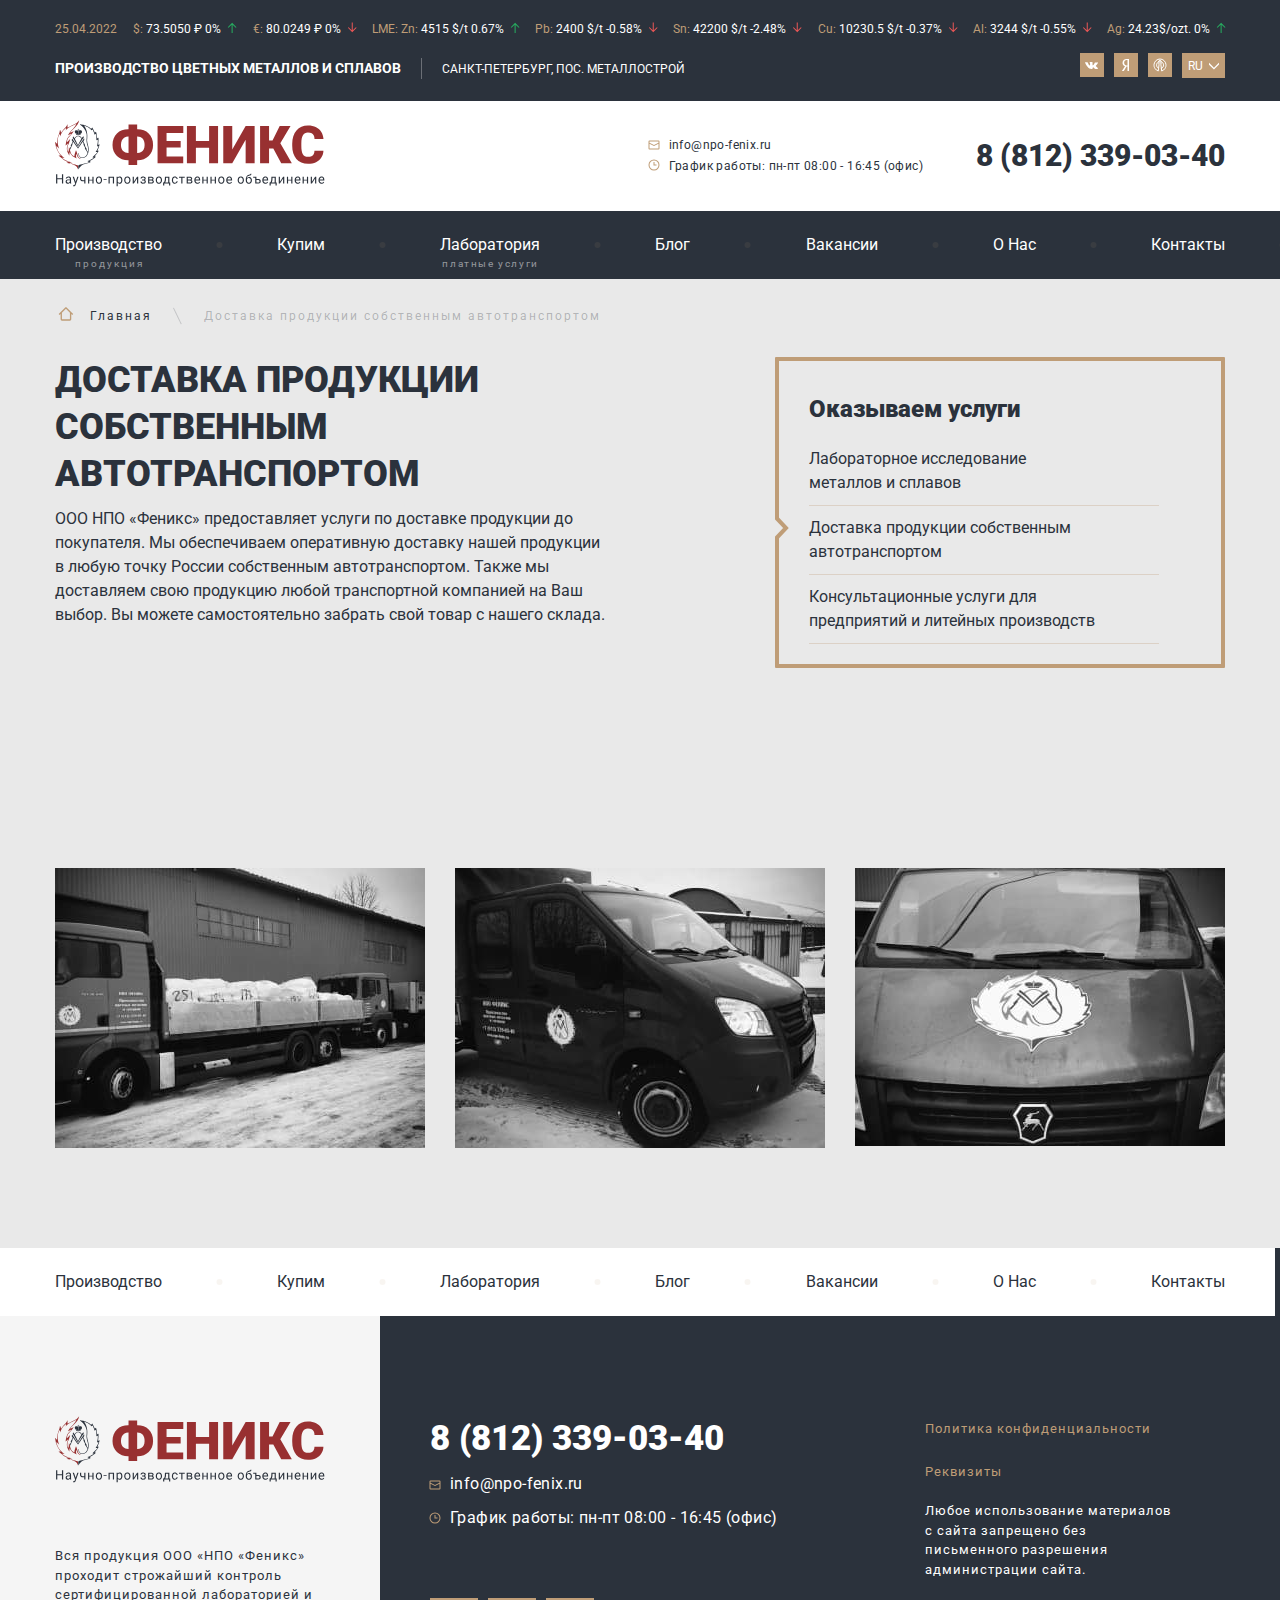
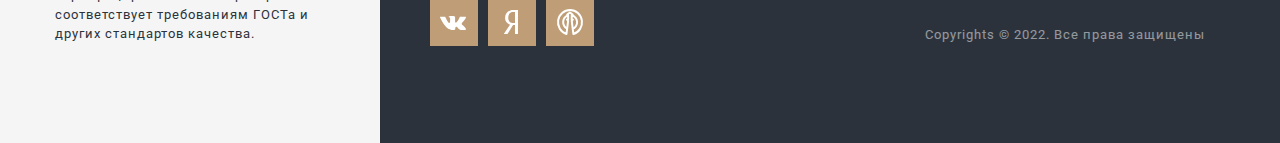
<file: shipping-page.html>
<!DOCTYPE html>
<html lang="ru">

<head>
   <meta charset="UTF-8">
   <meta http-equiv="X-UA-Compatible" content="IE=edge">
   <meta name="viewport" content="width=device-width, initial-scale=1.0">
   <title>Доставка</title>
   <link rel="preconnect" href="https://fonts.googleapis.com">
   <link rel="preconnect" href="https://fonts.gstatic.com" crossorigin>
   <link href="https://fonts.googleapis.com/css2?family=Roboto:wght@400;700;900&display=swap" rel="stylesheet">
   <link rel="stylesheet" href="css/style.min.css">
</head>

<body>


   <div class="wrapper">
      <div class="btn__up">&uarr;</div>
      <header class="header header__production-page">
         <div class="header__inner">
            <div class="header__top">
               <div class="header__top-inner">
                  <div class="container">
                     <ul class="quotations__list">
                        <li class="quotations__item quotations__data">25.04.2022</li>
                        <li class="quotations__item quotations__price price__arrow--up "><span
                              class="quotations__price--color">$:</span>73.5050 ₽ 0%</li>
                        <li class="quotations__item quotations__price price__arrow--down"><span
                              class="quotations__price--color">€:</span>80.0249 ₽ 0%</li>
                        <li class="quotations__item quotations__price price__arrow--up"><span
                              class="quotations__price--color">LME: Zn:</span>4515 $/t 0.67%</li>
                        <li class="quotations__item quotations__price price__arrow--down"><span
                              class="quotations__price--color">Pb:</span>2400 $/t -0.58%</li>
                        <li class="quotations__item quotations__price price__arrow--down"><span
                              class="quotations__price--color">Sn:</span>42200 $/t -2.48%</li>
                        <li class="quotations__item quotations__price price__arrow--down"><span
                              class="quotations__price--color">Cu:</span>10230.5 $/t -0.37%</li>
                        <li class="quotations__item quotations__price price__arrow--down"><span
                              class="quotations__price--color">Al:</span>3244 $/t -0.55%</li>
                        <li class="quotations__item quotations__price price__arrow--up"><span
                              class="quotations__price--color">Ag:</span>24.23$/ozt. 0% </li>
                     </ul>
                     <div class="header__top-info">
                        <div class="top-info__text">
                           <h1 class="top-info__text-description" data-da=".header__body,450,first">производство
                              цветных металлов и сплавов</h1>
                           <p class="top-info__text-address" data-da=".menu__list,760,last">Санкт-Петербург, пос.
                              металлострой</p>
                        </div>
                        <div class="top-info__social">
                           <ul class="top-info__social-list" data-da=".menu__list,465,last">
                              <li class="top-info__social-item">
                                 <a class="top-info__social-link" href="#">
                                    <svg width="24" height="24" viewBox="0 0 24 24" fill="none"
                                       xmlns="http://www.w3.org/2000/svg">
                                       <rect width="24" height="24" fill="#BF9D77" />
                                       <path
                                          d="M17.8792 15.2808C17.8792 15.2329 17.8275 15.2329 17.8275 15.1849C17.6206 14.8014 17.1551 14.3219 16.5344 13.7945C16.2241 13.5548 16.0689 13.363 15.9655 13.2671C15.8103 13.0753 15.8103 12.9315 15.862 12.7397C15.9137 12.5959 16.1206 12.3562 16.4827 11.9247C16.6896 11.6849 16.793 11.5411 16.9482 11.3973C17.7241 10.4384 18.0861 9.81506 17.9827 9.52739L17.931 9.47945C17.8793 9.43151 17.8275 9.38356 17.7241 9.38356C17.6206 9.33562 17.4655 9.33562 17.3103 9.38356H15.3448C15.2931 9.38356 15.293 9.38356 15.1896 9.38356C15.1379 9.38356 15.0862 9.38356 15.0862 9.38356H15.0344H14.9827L14.931 9.4315C14.8793 9.47945 14.8793 9.47945 14.8793 9.52739C14.6724 10.0548 14.4137 10.4863 14.1551 10.9658C14 11.2055 13.8448 11.4452 13.6896 11.637C13.5344 11.8288 13.431 11.9726 13.3275 12.0685C13.2241 12.1644 13.1206 12.2123 13.0689 12.3082C13.0172 12.3562 12.9138 12.4041 12.9138 12.3562C12.862 12.3562 12.8103 12.3562 12.8103 12.3082C12.7586 12.2603 12.7069 12.2123 12.6551 12.1644C12.6034 12.1164 12.6034 12.0205 12.5517 11.9247C12.5517 11.8288 12.5517 11.7329 12.5517 11.6849C12.5517 11.637 12.5517 11.4932 12.5517 11.3973C12.5517 11.2534 12.5517 11.1575 12.5517 11.1096C12.5517 10.9658 12.5517 10.774 12.5517 10.5822C12.5517 10.3904 12.5517 10.2466 12.5517 10.1507C12.5517 10.0548 12.5517 9.91096 12.5517 9.81507C12.5517 9.67123 12.5517 9.57534 12.5517 9.52739C12.5517 9.47945 12.5 9.38356 12.5 9.33562C12.4482 9.28767 12.3965 9.23972 12.3448 9.19178C12.2931 9.14383 12.1896 9.14383 12.1379 9.09589C11.8793 9.04794 11.5689 9 11.2069 9C10.3793 9 9.81033 9.04795 9.60343 9.14384C9.49998 9.19178 9.39653 9.23972 9.34481 9.33562C9.24136 9.43151 9.24136 9.47945 9.29308 9.47945C9.5517 9.5274 9.7586 9.62328 9.86205 9.76712L9.91378 9.86302C9.9655 9.91096 9.96549 10.0068 10.0172 10.1507C10.0689 10.2945 10.0689 10.4384 10.0689 10.6301C10.0689 10.9178 10.0689 11.2055 10.0689 11.3973C10.0689 11.637 10.0172 11.7808 10.0172 11.9247C10.0172 12.0685 9.9655 12.1644 9.91378 12.2123C9.86205 12.3082 9.86205 12.3562 9.81032 12.3562C9.81032 12.3562 9.81032 12.4041 9.75859 12.4041C9.70687 12.4041 9.65515 12.4521 9.5517 12.4521C9.49998 12.4521 9.39653 12.4041 9.34481 12.3562C9.24136 12.3082 9.13791 12.2123 9.08619 12.1164C8.98274 12.0205 8.87929 11.8767 8.77584 11.6849C8.6724 11.4931 8.51722 11.3014 8.41377 11.0137L8.31033 10.8219C8.25861 10.726 8.15516 10.5342 8.05171 10.2945C7.94827 10.0548 7.84481 9.86302 7.74137 9.62329C7.68964 9.5274 7.63793 9.47945 7.5862 9.4315H7.53447C7.53447 9.4315 7.48274 9.38356 7.43102 9.38356C7.3793 9.38356 7.32758 9.33562 7.27586 9.33562H5.41379C5.2069 9.33562 5.10345 9.38356 5.05173 9.4315L5 9.47945C5 9.47945 5 9.5274 5 9.57534C5 9.62329 5 9.67123 5.05173 9.76712C5.31035 10.3425 5.62069 10.9178 5.93103 11.4932C6.24137 12.0205 6.55172 12.5 6.75862 12.8356C7.01724 13.1712 7.22413 13.5069 7.48275 13.7945C7.74137 14.0822 7.89654 14.274 7.94826 14.3699C8.05171 14.4658 8.10343 14.5137 8.15515 14.5616L8.31033 14.7055C8.41378 14.8014 8.56895 14.9452 8.77584 15.089C8.98274 15.2329 9.24136 15.3767 9.49998 15.5205C9.75859 15.6644 10.0689 15.7603 10.3793 15.8562C10.7414 15.9521 11.0517 16 11.362 15.9521H12.1379C12.2931 15.9521 12.3965 15.9041 12.5 15.8082L12.5517 15.7603C12.5517 15.7123 12.6034 15.7123 12.6034 15.6644C12.6034 15.6164 12.6034 15.5685 12.6034 15.4726C12.6034 15.2808 12.6034 15.137 12.6551 14.9932C12.7069 14.8493 12.7069 14.7534 12.7586 14.6575C12.8103 14.5616 12.862 14.5137 12.9138 14.4658C12.9655 14.4178 13.0172 14.3699 13.0172 14.3699H13.0689C13.1724 14.3219 13.3275 14.3699 13.431 14.4658C13.5862 14.5616 13.7413 14.7055 13.8448 14.8493C13.9482 14.9932 14.1034 15.137 14.3103 15.3288C14.5172 15.5206 14.6724 15.6644 14.7758 15.7123L14.931 15.8082C15.0344 15.8562 15.1379 15.9041 15.2931 15.9521C15.4482 16 15.5517 16 15.6551 16L17.4137 15.9521C17.5689 15.9521 17.7241 15.9041 17.8275 15.8562C17.931 15.8082 17.9827 15.7603 17.9827 15.6644C17.9827 15.6164 17.9827 15.5206 17.9827 15.4726C17.8792 15.3767 17.8792 15.3288 17.8792 15.2808Z"
                                          fill="white" />
                                    </svg>
                                 </a>
                              </li>
                              <li class="top-info__social-item">
                                 <a class="top-info__social-link" href="#">
                                    <svg width="24" height="24" viewBox="0 0 24 24" fill="none"
                                       xmlns="http://www.w3.org/2000/svg">
                                       <rect width="24" height="24" fill="#BF9D77" />
                                       <path
                                          d="M13.4987 12.528H12.6797C11.3928 12.528 10.1449 11.7601 10.1449 9.83991C10.1449 7.84006 11.3149 7.02401 12.5042 7.02401H13.4987V12.528ZM14.7855 6H12.5629C10.3786 6 8.52674 7.36023 8.52674 10.0001C8.52674 11.5841 9.4236 12.7521 11.0226 13.3278L8.0391 17.7439C7.94147 17.8879 8.0391 18 8.19489 18H9.57939C9.69623 18 9.77466 17.968 9.8136 17.8879L12.5239 13.552H13.4987V17.8879C13.4987 17.9361 13.5573 18 13.6352 18H14.8442C14.9611 18 15 17.9518 15 17.8722V6.1598C15 6.04816 14.9221 6 14.7855 6Z"
                                          fill="white" />
                                    </svg>
                                 </a>
                              </li>
                              <li class="top-info__social-item">
                                 <a class="top-info__social-link" href="#">
                                    <svg width="24" height="24" viewBox="0 0 24 24" fill="none"
                                       xmlns="http://www.w3.org/2000/svg">
                                       <rect width="24" height="24" fill="#BF9D77" />
                                       <path
                                          d="M12.888 8.61275C13.6073 8.7914 14.2524 9.1987 14.7302 9.77585C15.2079 10.353 15.4936 11.0702 15.5461 11.8238C15.5985 12.5775 15.415 13.3286 15.022 13.9689C14.629 14.6092 14.0468 15.1055 13.3594 15.3861M13.3594 15.3861L12.8676 11.4559L13.4095 10.8137H12.8528L12.8918 8.61279V8.53135H13.3038V8.24534L11.962 7.24903L10.6202 8.24534V8.53324H11.0322L11.0323 8.6696M13.3594 15.3861L13.6879 18C15.07 17.5865 16.2602 16.6794 17.0412 15.4443C17.8222 14.2093 18.1419 12.7287 17.9418 11.273C17.7418 9.81736 17.0353 8.48369 15.9515 7.51561C14.8678 6.54752 13.4789 6.00962 12.0387 6.00013C10.5985 5.99064 9.20301 6.5102 8.10707 7.46393C7.01113 8.41765 6.28789 9.7419 6.06944 11.1948C5.85098 12.6477 6.15188 14.1324 6.91719 15.3776C7.68251 16.6228 8.86115 17.5456 10.2379 17.9773L10.5757 15.3028L11.0582 11.4502L10.5163 10.8081H11.073L11.0323 8.6696M11.0323 8.6696C10.3604 8.88274 9.76716 9.29791 9.33025 9.86081C8.89334 10.4237 8.63309 11.1081 8.58356 11.8244C8.53403 12.5408 8.69752 13.2557 9.05264 13.8756C9.40777 14.4956 9.93798 14.9917 10.5739 15.299"
                                          stroke="white" stroke-linecap="round" stroke-linejoin="round" />
                                    </svg>
                                 </a>
                              </li>
                              <li class="top-info__social-item">
                                 <div class="language-switch__box" data-spollers>
                                    <div class="select__language-body">
                                       <span class="select__language">RU</span>
                                       <button class="language-switch__btn" data-spoller></button>
                                       <ul class="select__language-list">
                                          <li class="select__language-item">
                                             <a class="select__language-link" href="#">EN</a>
                                          </li>
                                          <li class="select__language-item">
                                             <a class="select__language-link" href="#">DEU</a>
                                          </li>
                                          <li class="select__language-item">
                                             <a class="select__language-link" href="#">FR</a>
                                          </li>
                                       </ul>
                                    </div>
                                 </div>
                              </li>
                           </ul>
                        </div>
                     </div>
                  </div>
               </div>
            </div>

            <div class="header__body">
               <div class="container">
                  <div class="header__body-inner">
                     <a class="header__logo" href="#">
                        <img class="header__logo-img" src="images/logo.svg" alt="логотип">
                     </a>
                     <div class="header__body-contacts" data-da=".menu__list,600,last">
                        <div class="contacts__info">
                           <a class="contacts__info-mail" href="mailto:info@npo-fenix.ru">info@npo-fenix.ru</a>
                           <p class="contacts__info-schedule">График работы: пн-пт 08:00 - 16:45 (офис)</p>
                        </div>
                        <div class="contacts__phone">
                           <a class="contacts__phone-number" href="tel:88123390340">8 (812) 339-03-40</a>
                        </div>
                     </div>
                     <a class="mobile-phone" href="tel:88123390340">
                        <img class="mobile-phone__img" src="images/icons/phone-mobile.svg" alt="">
                     </a>
                     <div class="icon-menu__inner">
                        <button type="button" class="icon-menu"><span></span></button>
                     </div>
                  </div>
               </div>
            </div>

            <div class="header__bottom">
               <div class="container">
                  <nav class="menu">
                     <ul class="menu__list">
                        <li class="menu__item">
                           <a class="menu__link " href="production-page.html">
                              Производство
                              <span class="products__sub-text">продукция</span>
                           </a>
                        </li>
                        <li class="menu__item">
                           <a class="menu__link" href="buy-page.html">Купим</a>
                        </li>
                        <li class="menu__item">
                           <a class="menu__link" href="laboratory-page.html">
                              Лаборатория
                              <span class="products__sub-text products__sub-text-lab ">платные услуги</span>
                           </a>
                        </li>
                        <li class="menu__item">
                           <a class="menu__link" href="blog-page.html">Блог</a>
                        </li>
                        <li class="menu__item">
                           <a class="menu__link" href="vacancies-page.html">Вакансии</a>
                        </li>
                        <li class="menu__item">
                           <a class="menu__link" href="about-page.html">О Нас</a>
                        </li>
                        <li class="menu__item">
                           <a class="menu__link" href="contacts-page.html">Контакты</a>
                        </li>
                     </ul>
                  </nav>
               </div>
            </div>
         </div>
      </header>

      <div class="breadcrumbs">
         <div class="container">
            <div class="breadcrumbs__body">
               <div class="breadcrumbs__inner">
                  <ul class="breadcrumbs__list mobile-overflow ">
                     <li class="breadcrumbs__list-item">
                        <a class="breadcrumbs__list-item-link breadcrumbs__list-item-link--great "
                           href="index.html">Главная</a>
                     </li>
                     <li class="breadcrumbs__list-item">
                        <span class="breadcrumbs__list-item-link--color">Доставка продукции собственным
                           автотранспортом</span>
                     </li>
                  </ul>
               </div>
            </div>
         </div>
      </div>

      <main class="main">

         <section class="research">
            <div class="container">
               <div class="research__inner">
                  <div class="research__info">
                     <div class="section-title__block  shipping-title__block">
                        <h2 class="section-title shipping-title">Доставка продукции собственным автотранспортом</h2>
                        <p class="section-title__text shipping-title__text">
                           ООО НПО «Феникс» предоставляет услуги по доставке продукции до покупателя. Мы обеспечиваем
                           оперативную доставку нашей продукции в любую точку России собственным автотранспортом. Также
                           мы доставляем свою продукцию любой транспортной компанией на Ваш выбор. Вы можете
                           самостоятельно забрать свой товар с нашего склада.
                        </p>
                     </div>
                  </div>
                  <div class="research__services" data-da=".research__services-bottom-page,830,last">
                     <h5 class="research__services-title">Оказываем услуги</h5>
                     <ul class="research__services-items">
                        <li class="research__services-item ">
                           <a class="research__services-link" href="laboratory-page.html">
                              Лабораторное исследование металлов и сплавов
                           </a>
                        </li>
                        <li class="research__services-item research__services-item-laboratory">
                           <a class="research__services-link" href="shipping-page.html">
                              Доставка продукции собственным автотранспортом
                           </a>
                        </li>
                        <li class="research__services-item">
                           <a class="research__services-link" href="consultations-page.html">
                              Консультационные услуги для предприятий и литейных производств
                           </a>
                        </li>
                     </ul>
                  </div>
               </div>
            </div>
         </section>

         <div class="instruments__pictures">
            <div class="container">
               <div class="instruments__pictures-inner">
                  <ul class="instruments__pictures-items">
                     <li class="instruments__pictures-item">
                        <img class="instruments__pictures-img" src="images/shipping-1.jpg" alt="фото лаборатории">
                     </li>
                     <li class="instruments__pictures-item">
                        <img class="instruments__pictures-img" src="images/shipping-2.jpg" alt="фото лаборатории">
                     </li>
                     <li class="instruments__pictures-item">
                        <img class="instruments__pictures-img" src="images/shipping-3.jpg" alt="фото лаборатории">
                     </li>
                  </ul>
               </div>
            </div>
         </div>



         <div class="research__services-bottom">
            <div class="container">
               <div class="research__services-bottom-page"></div>
            </div>
         </div>

      </main>

      <footer class="footer">
         <div class="footer__inner">
            <div class="footer__top">
               <div class="container">
                  <nav class="menu footer__menu">
                     <ul class="menu__list">
                        <li class="menu__item">
                           <a class="menu__link  footer-menu__link" href="production-page.html">
                              Производство
                              <span class="products__sub-text">продукция</span>
                           </a>
                        </li>
                        <li class="menu__item">
                           <a class="menu__link  footer-menu__link" href="buy-page.html">Купим</a>
                        </li>
                        <li class="menu__item">
                           <a class="menu__link  footer-menu__link" href="laboratory-page.html">
                              Лаборатория
                              <span class="products__sub-text products__sub-text-lab ">платные услуги</span>
                           </a>
                        </li>
                        <li class="menu__item">
                           <a class="menu__link  footer-menu__link" href="blog-page.html">Блог</a>
                        </li>
                        <li class="menu__item">
                           <a class="menu__link  footer-menu__link" href="vacancies-page.html">Вакансии</a>
                        </li>
                        <li class="menu__item">
                           <a class="menu__link  footer-menu__link" href="about-page.html">О Нас</a>
                        </li>
                        <li class="menu__item">
                           <a class="menu__link  footer-menu__link" href="contacts-page.html">Контакты</a>
                        </li>
                     </ul>
                  </nav>
               </div>
            </div>
            <div class="footer__bottom-inner ">
               <div class="container">
                  <div class="footer__bottom">
                     <div class="footer__info">
                        <a class="footer__logo" href="#">
                           <img class="footer__logo-img" src="images/logo.svg" alt="логотип">
                        </a>
                        <p class="footer__description">
                           Вся продукция ООО «НПО «Феникс» проходит строжайший контроль сертифицированной лабораторией и
                           соответствует требованиям ГОСТа и других стандартов качества.
                        </p>
                        <div class="footer-menu__mobile   mobile-spollers__block">
                           <div class="mobile-spollers__body mobile-spollers__body-actions ">
                              <div class="mobile-spollers__items-inner">
                                 <div class="mobile-spollers__body-inner block" data-spollers="790,max">
                                    <button type="button" data-spoller class="spoller-btn block__title">
                                       Наши услуги
                                    </button>
                                    <div class="footer-spoller__list">
                                       <ul class="footer-spoller__item ">
                                          <li class="footer-spoller__list">
                                             <a class="footer-spoller__link" href="#">Доставка продукции собственным
                                                автотранспортом</a>
                                             <a class="footer-spoller__link" href="#">Консультационные услуги для
                                                предприятий и литейных производств</a>
                                             <a class="footer-spoller__link" href="#">Лабораторное исследование металлов
                                                и сплавов</a>
                                          </li>
                                       </ul>
                                    </div>
                                 </div>
                                 <div class="mobile-spollers__body-inner block" data-spollers="790,max">
                                    <button type="button" data-spoller class="spoller-btn block__title">
                                       Производство
                                    </button>
                                    <div class="footer-spoller__list">
                                       <ul class="footer-spoller__item ">
                                          <li class="footer-spoller__list">
                                             <a class="footer-spoller__link" href="#">Бронза оловянистая в чушках
                                                Бр05Ц6С5, БрО8Ц4, БрО10Ф1 и другие</a>
                                             <a class="footer-spoller__link" href="#">Припои на основе индия ПОИн10,
                                                ПОИн52, ПОИн90 и другие (фольга, пруток, проволока, слиток)</a>
                                             <a class="footer-spoller__link" href="#">Сурьма Су1 (чушка)</a>
                                             <a class="footer-spoller__link" href="#">Показать больше</a>
                                          </li>
                                       </ul>
                                    </div>
                                 </div>
                                 <div class="mobile-spollers__body-inner block" data-spollers="790,max">
                                    <button type="button" data-spoller class="spoller-btn block__title">
                                       Полезные ссылки
                                    </button>
                                    <div class="footer-spoller__list">
                                       <ul class="footer-spoller__item ">
                                          <li class="footer-spoller__list">
                                             <a class="footer-spoller__link" href="#">О Компании</a>
                                             <a class="footer-spoller__link" href="#">Цветные металлы и сплавы</a>
                                             <a class="footer-spoller__link" href="#">Отзывы о НПО Феникс</a>
                                          </li>
                                       </ul>
                                    </div>
                                 </div>
                              </div>
                           </div>
                        </div>
                     </div>
                     <div class="footer__contact">
                        <ul class="footer-contact__items">
                           <li class="footer-contact__item footer-contact__item-number">
                              <div class="footer-contacts__phone">
                                 <a class="  footer-contacts__phone-number " href="tel:88123390340">8
                                    (812) 339-03-40</a>
                              </div>
                              <div class="contacts__info">
                                 <a class="contacts__info-mail footer-contacts__info-mail"
                                    href="mailto:info@npo-fenix.ru">info@npo-fenix.ru</a>
                                 <p class="contacts__info-schedule footer-contacts__info-schedule">График работы: пн-пт
                                    08:00 - 16:45 (офис)</p>
                              </div>
                              <div class="top-info__social footer__social">
                                 <ul class="top-info__social-list">
                                    <li class="footer__social-item">
                                       <a class="top-info__social-link  footer__social-link" href="#">
                                          <svg width="24" height="24" viewBox="0 0 24 24" fill="none"
                                             xmlns="http://www.w3.org/2000/svg">
                                             <rect width="24" height="24" fill="#BF9D77" />
                                             <path
                                                d="M17.8792 15.2808C17.8792 15.2329 17.8275 15.2329 17.8275 15.1849C17.6206 14.8014 17.1551 14.3219 16.5344 13.7945C16.2241 13.5548 16.0689 13.363 15.9655 13.2671C15.8103 13.0753 15.8103 12.9315 15.862 12.7397C15.9137 12.5959 16.1206 12.3562 16.4827 11.9247C16.6896 11.6849 16.793 11.5411 16.9482 11.3973C17.7241 10.4384 18.0861 9.81506 17.9827 9.52739L17.931 9.47945C17.8793 9.43151 17.8275 9.38356 17.7241 9.38356C17.6206 9.33562 17.4655 9.33562 17.3103 9.38356H15.3448C15.2931 9.38356 15.293 9.38356 15.1896 9.38356C15.1379 9.38356 15.0862 9.38356 15.0862 9.38356H15.0344H14.9827L14.931 9.4315C14.8793 9.47945 14.8793 9.47945 14.8793 9.52739C14.6724 10.0548 14.4137 10.4863 14.1551 10.9658C14 11.2055 13.8448 11.4452 13.6896 11.637C13.5344 11.8288 13.431 11.9726 13.3275 12.0685C13.2241 12.1644 13.1206 12.2123 13.0689 12.3082C13.0172 12.3562 12.9138 12.4041 12.9138 12.3562C12.862 12.3562 12.8103 12.3562 12.8103 12.3082C12.7586 12.2603 12.7069 12.2123 12.6551 12.1644C12.6034 12.1164 12.6034 12.0205 12.5517 11.9247C12.5517 11.8288 12.5517 11.7329 12.5517 11.6849C12.5517 11.637 12.5517 11.4932 12.5517 11.3973C12.5517 11.2534 12.5517 11.1575 12.5517 11.1096C12.5517 10.9658 12.5517 10.774 12.5517 10.5822C12.5517 10.3904 12.5517 10.2466 12.5517 10.1507C12.5517 10.0548 12.5517 9.91096 12.5517 9.81507C12.5517 9.67123 12.5517 9.57534 12.5517 9.52739C12.5517 9.47945 12.5 9.38356 12.5 9.33562C12.4482 9.28767 12.3965 9.23972 12.3448 9.19178C12.2931 9.14383 12.1896 9.14383 12.1379 9.09589C11.8793 9.04794 11.5689 9 11.2069 9C10.3793 9 9.81033 9.04795 9.60343 9.14384C9.49998 9.19178 9.39653 9.23972 9.34481 9.33562C9.24136 9.43151 9.24136 9.47945 9.29308 9.47945C9.5517 9.5274 9.7586 9.62328 9.86205 9.76712L9.91378 9.86302C9.9655 9.91096 9.96549 10.0068 10.0172 10.1507C10.0689 10.2945 10.0689 10.4384 10.0689 10.6301C10.0689 10.9178 10.0689 11.2055 10.0689 11.3973C10.0689 11.637 10.0172 11.7808 10.0172 11.9247C10.0172 12.0685 9.9655 12.1644 9.91378 12.2123C9.86205 12.3082 9.86205 12.3562 9.81032 12.3562C9.81032 12.3562 9.81032 12.4041 9.75859 12.4041C9.70687 12.4041 9.65515 12.4521 9.5517 12.4521C9.49998 12.4521 9.39653 12.4041 9.34481 12.3562C9.24136 12.3082 9.13791 12.2123 9.08619 12.1164C8.98274 12.0205 8.87929 11.8767 8.77584 11.6849C8.6724 11.4931 8.51722 11.3014 8.41377 11.0137L8.31033 10.8219C8.25861 10.726 8.15516 10.5342 8.05171 10.2945C7.94827 10.0548 7.84481 9.86302 7.74137 9.62329C7.68964 9.5274 7.63793 9.47945 7.5862 9.4315H7.53447C7.53447 9.4315 7.48274 9.38356 7.43102 9.38356C7.3793 9.38356 7.32758 9.33562 7.27586 9.33562H5.41379C5.2069 9.33562 5.10345 9.38356 5.05173 9.4315L5 9.47945C5 9.47945 5 9.5274 5 9.57534C5 9.62329 5 9.67123 5.05173 9.76712C5.31035 10.3425 5.62069 10.9178 5.93103 11.4932C6.24137 12.0205 6.55172 12.5 6.75862 12.8356C7.01724 13.1712 7.22413 13.5069 7.48275 13.7945C7.74137 14.0822 7.89654 14.274 7.94826 14.3699C8.05171 14.4658 8.10343 14.5137 8.15515 14.5616L8.31033 14.7055C8.41378 14.8014 8.56895 14.9452 8.77584 15.089C8.98274 15.2329 9.24136 15.3767 9.49998 15.5205C9.75859 15.6644 10.0689 15.7603 10.3793 15.8562C10.7414 15.9521 11.0517 16 11.362 15.9521H12.1379C12.2931 15.9521 12.3965 15.9041 12.5 15.8082L12.5517 15.7603C12.5517 15.7123 12.6034 15.7123 12.6034 15.6644C12.6034 15.6164 12.6034 15.5685 12.6034 15.4726C12.6034 15.2808 12.6034 15.137 12.6551 14.9932C12.7069 14.8493 12.7069 14.7534 12.7586 14.6575C12.8103 14.5616 12.862 14.5137 12.9138 14.4658C12.9655 14.4178 13.0172 14.3699 13.0172 14.3699H13.0689C13.1724 14.3219 13.3275 14.3699 13.431 14.4658C13.5862 14.5616 13.7413 14.7055 13.8448 14.8493C13.9482 14.9932 14.1034 15.137 14.3103 15.3288C14.5172 15.5206 14.6724 15.6644 14.7758 15.7123L14.931 15.8082C15.0344 15.8562 15.1379 15.9041 15.2931 15.9521C15.4482 16 15.5517 16 15.6551 16L17.4137 15.9521C17.5689 15.9521 17.7241 15.9041 17.8275 15.8562C17.931 15.8082 17.9827 15.7603 17.9827 15.6644C17.9827 15.6164 17.9827 15.5206 17.9827 15.4726C17.8792 15.3767 17.8792 15.3288 17.8792 15.2808Z"
                                                fill="white" />
                                          </svg>
                                       </a>
                                    </li>
                                    <li class="footer__social-item">
                                       <a class="top-info__social-link  footer__social-link" href="#">
                                          <svg width="24" height="24" viewBox="0 0 24 24" fill="none"
                                             xmlns="http://www.w3.org/2000/svg">
                                             <rect width="24" height="24" fill="#BF9D77" />
                                             <path
                                                d="M13.4987 12.528H12.6797C11.3928 12.528 10.1449 11.7601 10.1449 9.83991C10.1449 7.84006 11.3149 7.02401 12.5042 7.02401H13.4987V12.528ZM14.7855 6H12.5629C10.3786 6 8.52674 7.36023 8.52674 10.0001C8.52674 11.5841 9.4236 12.7521 11.0226 13.3278L8.0391 17.7439C7.94147 17.8879 8.0391 18 8.19489 18H9.57939C9.69623 18 9.77466 17.968 9.8136 17.8879L12.5239 13.552H13.4987V17.8879C13.4987 17.9361 13.5573 18 13.6352 18H14.8442C14.9611 18 15 17.9518 15 17.8722V6.1598C15 6.04816 14.9221 6 14.7855 6Z"
                                                fill="white" />
                                          </svg>
                                       </a>
                                    </li>
                                    <li class="footer__social-item">
                                       <a class="top-info__social-link  footer__social-link" href="#">
                                          <svg width="24" height="24" viewBox="0 0 24 24" fill="none"
                                             xmlns="http://www.w3.org/2000/svg">
                                             <rect width="24" height="24" fill="#BF9D77" />
                                             <path
                                                d="M12.888 8.61275C13.6073 8.7914 14.2524 9.1987 14.7302 9.77585C15.2079 10.353 15.4936 11.0702 15.5461 11.8238C15.5985 12.5775 15.415 13.3286 15.022 13.9689C14.629 14.6092 14.0468 15.1055 13.3594 15.3861M13.3594 15.3861L12.8676 11.4559L13.4095 10.8137H12.8528L12.8918 8.61279V8.53135H13.3038V8.24534L11.962 7.24903L10.6202 8.24534V8.53324H11.0322L11.0323 8.6696M13.3594 15.3861L13.6879 18C15.07 17.5865 16.2602 16.6794 17.0412 15.4443C17.8222 14.2093 18.1419 12.7287 17.9418 11.273C17.7418 9.81736 17.0353 8.48369 15.9515 7.51561C14.8678 6.54752 13.4789 6.00962 12.0387 6.00013C10.5985 5.99064 9.20301 6.5102 8.10707 7.46393C7.01113 8.41765 6.28789 9.7419 6.06944 11.1948C5.85098 12.6477 6.15188 14.1324 6.91719 15.3776C7.68251 16.6228 8.86115 17.5456 10.2379 17.9773L10.5757 15.3028L11.0582 11.4502L10.5163 10.8081H11.073L11.0323 8.6696M11.0323 8.6696C10.3604 8.88274 9.76716 9.29791 9.33025 9.86081C8.89334 10.4237 8.63309 11.1081 8.58356 11.8244C8.53403 12.5408 8.69752 13.2557 9.05264 13.8756C9.40777 14.4956 9.93798 14.9917 10.5739 15.299"
                                                stroke="white" stroke-linecap="round" stroke-linejoin="round" />
                                          </svg>
                                       </a>
                                    </li>
                                 </ul>
                              </div>
                           </li>
                           <li class="footer-contact__item footer-contact__item-text">
                              <a class="privacy-policy" href="#">Политика конфиденциальности</a>
                              <a class="footer__details" href="#">Реквизиты </a>
                              <p class="banned-info">
                                 Любое использование материалов с сайта запрещено без письменного разрешения
                                 администрации
                                 сайта.
                              </p>
                              <p class="copy">Copyrights © 2022. Все права защищены</p>
                           </li>
                        </ul>
                     </div>
                  </div>
               </div>
            </div>
         </div>
      </footer>

   </div>



   <script src="https://ajax.googleapis.com/ajax/libs/jquery/3.4.1/jquery.min.js"></script>
   <!-- <script src="js/more.js"></script> -->
   <script src="js/toggle-color-btn-lab.js"></script>
   <script src="js/main.min.js"></script>
</body>

</html>
</file>
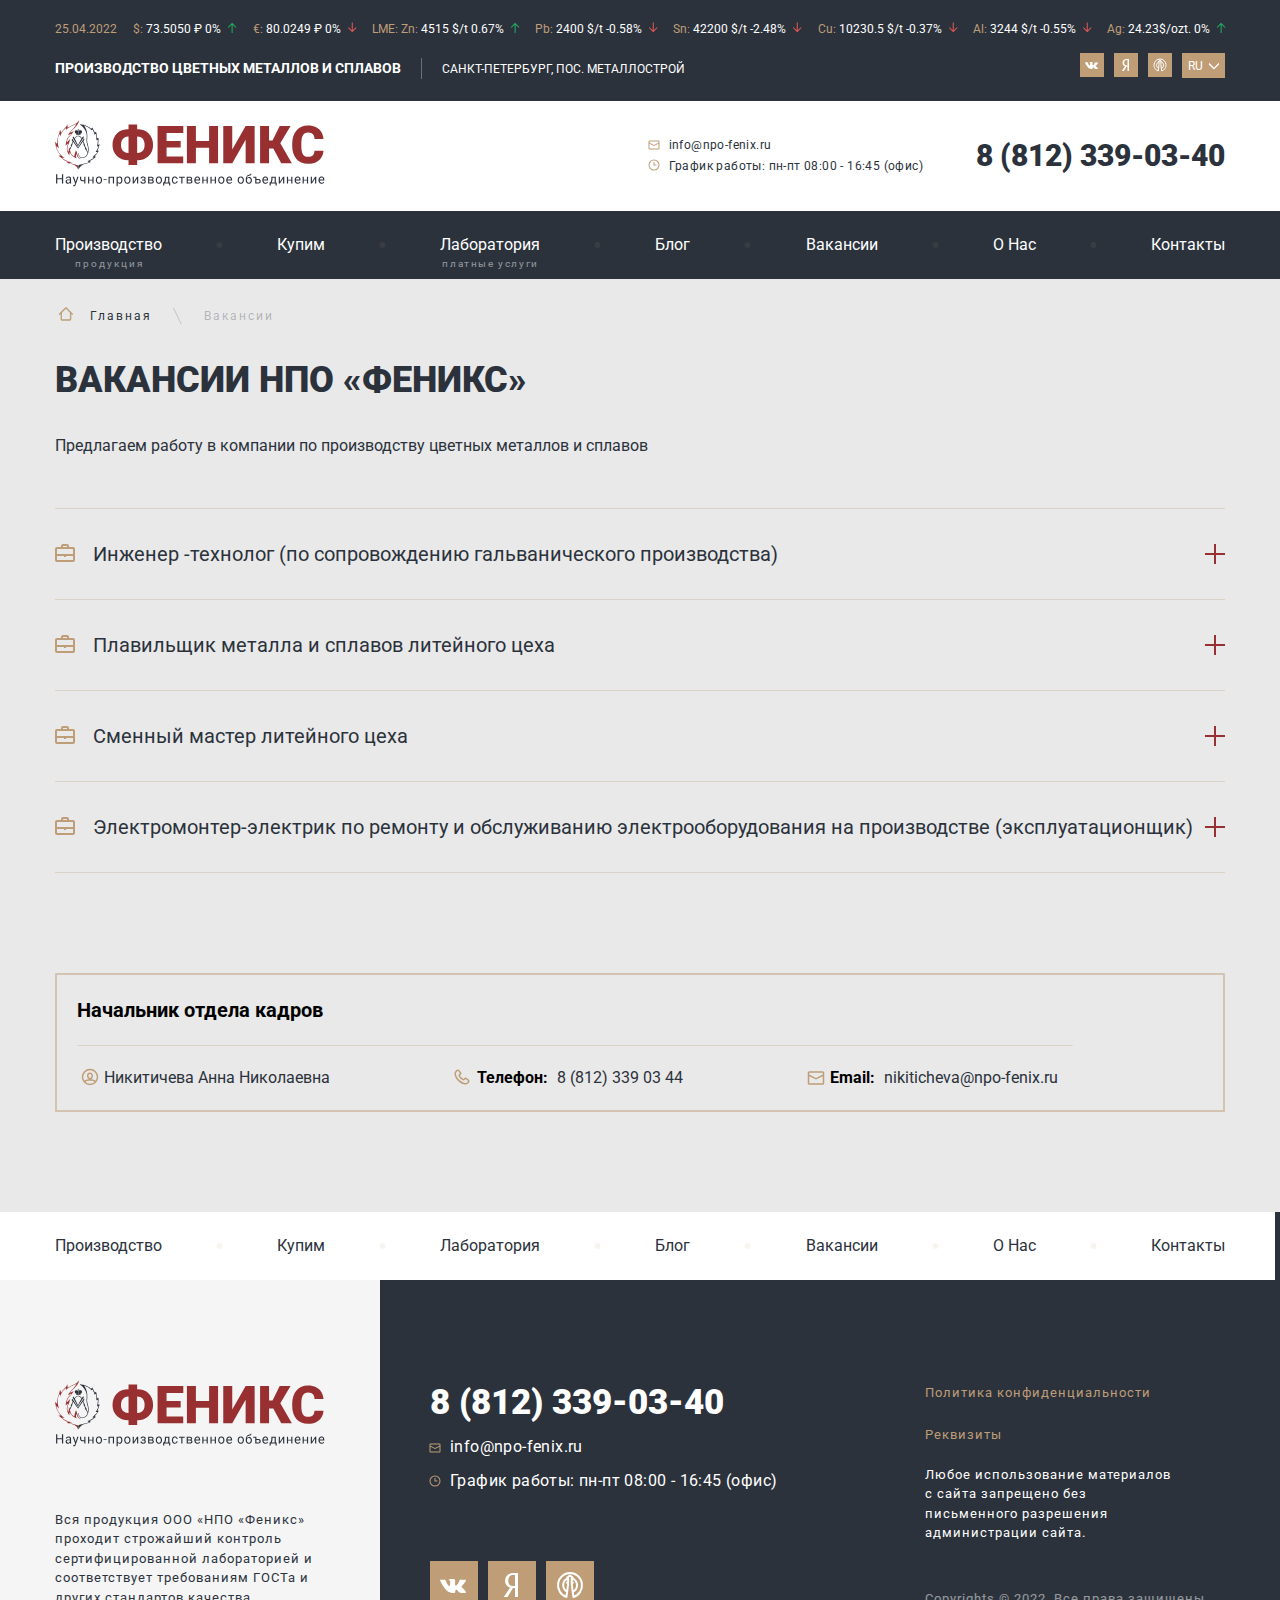
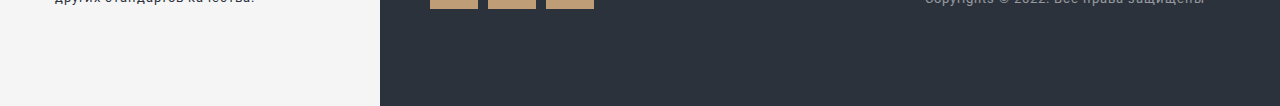
<file: vacancies-page.html>
<!DOCTYPE html>
<html lang="ru">

<head>
   <meta charset="UTF-8">
   <meta http-equiv="X-UA-Compatible" content="IE=edge">
   <meta name="viewport" content="width=device-width, initial-scale=1.0">
   <title>Вакансии</title>
   <link rel="preconnect" href="https://fonts.googleapis.com">
   <link rel="preconnect" href="https://fonts.gstatic.com" crossorigin>
   <link href="https://fonts.googleapis.com/css2?family=Roboto:wght@400;700;900&display=swap" rel="stylesheet">
   <link rel="stylesheet" href="css/style.min.css">
</head>

<body>


   <div class="wrapper">
      <div class="btn__up">&uarr;</div>
      <header class="header header__production-page">
         <div class="header__inner">
            <div class="header__top">
               <div class="header__top-inner">
                  <div class="container">
                     <ul class="quotations__list">
                        <li class="quotations__item quotations__data">25.04.2022</li>
                        <li class="quotations__item quotations__price price__arrow--up "><span
                              class="quotations__price--color">$:</span>73.5050 ₽ 0%</li>
                        <li class="quotations__item quotations__price price__arrow--down"><span
                              class="quotations__price--color">€:</span>80.0249 ₽ 0%</li>
                        <li class="quotations__item quotations__price price__arrow--up"><span
                              class="quotations__price--color">LME: Zn:</span>4515 $/t 0.67%</li>
                        <li class="quotations__item quotations__price price__arrow--down"><span
                              class="quotations__price--color">Pb:</span>2400 $/t -0.58%</li>
                        <li class="quotations__item quotations__price price__arrow--down"><span
                              class="quotations__price--color">Sn:</span>42200 $/t -2.48%</li>
                        <li class="quotations__item quotations__price price__arrow--down"><span
                              class="quotations__price--color">Cu:</span>10230.5 $/t -0.37%</li>
                        <li class="quotations__item quotations__price price__arrow--down"><span
                              class="quotations__price--color">Al:</span>3244 $/t -0.55%</li>
                        <li class="quotations__item quotations__price price__arrow--up"><span
                              class="quotations__price--color">Ag:</span>24.23$/ozt. 0% </li>
                     </ul>
                     <div class="header__top-info">
                        <div class="top-info__text">
                           <h1 class="top-info__text-description" data-da=".header__body,450,first">производство
                              цветных металлов и сплавов</h1>
                           <p class="top-info__text-address" data-da=".menu__list,760,last">Санкт-Петербург, пос.
                              металлострой</p>
                        </div>
                        <div class="top-info__social">
                           <ul class="top-info__social-list" data-da=".menu__list,465,last">
                              <li class="top-info__social-item">
                                 <a class="top-info__social-link" href="#">
                                    <svg width="24" height="24" viewBox="0 0 24 24" fill="none"
                                       xmlns="http://www.w3.org/2000/svg">
                                       <rect width="24" height="24" fill="#BF9D77" />
                                       <path
                                          d="M17.8792 15.2808C17.8792 15.2329 17.8275 15.2329 17.8275 15.1849C17.6206 14.8014 17.1551 14.3219 16.5344 13.7945C16.2241 13.5548 16.0689 13.363 15.9655 13.2671C15.8103 13.0753 15.8103 12.9315 15.862 12.7397C15.9137 12.5959 16.1206 12.3562 16.4827 11.9247C16.6896 11.6849 16.793 11.5411 16.9482 11.3973C17.7241 10.4384 18.0861 9.81506 17.9827 9.52739L17.931 9.47945C17.8793 9.43151 17.8275 9.38356 17.7241 9.38356C17.6206 9.33562 17.4655 9.33562 17.3103 9.38356H15.3448C15.2931 9.38356 15.293 9.38356 15.1896 9.38356C15.1379 9.38356 15.0862 9.38356 15.0862 9.38356H15.0344H14.9827L14.931 9.4315C14.8793 9.47945 14.8793 9.47945 14.8793 9.52739C14.6724 10.0548 14.4137 10.4863 14.1551 10.9658C14 11.2055 13.8448 11.4452 13.6896 11.637C13.5344 11.8288 13.431 11.9726 13.3275 12.0685C13.2241 12.1644 13.1206 12.2123 13.0689 12.3082C13.0172 12.3562 12.9138 12.4041 12.9138 12.3562C12.862 12.3562 12.8103 12.3562 12.8103 12.3082C12.7586 12.2603 12.7069 12.2123 12.6551 12.1644C12.6034 12.1164 12.6034 12.0205 12.5517 11.9247C12.5517 11.8288 12.5517 11.7329 12.5517 11.6849C12.5517 11.637 12.5517 11.4932 12.5517 11.3973C12.5517 11.2534 12.5517 11.1575 12.5517 11.1096C12.5517 10.9658 12.5517 10.774 12.5517 10.5822C12.5517 10.3904 12.5517 10.2466 12.5517 10.1507C12.5517 10.0548 12.5517 9.91096 12.5517 9.81507C12.5517 9.67123 12.5517 9.57534 12.5517 9.52739C12.5517 9.47945 12.5 9.38356 12.5 9.33562C12.4482 9.28767 12.3965 9.23972 12.3448 9.19178C12.2931 9.14383 12.1896 9.14383 12.1379 9.09589C11.8793 9.04794 11.5689 9 11.2069 9C10.3793 9 9.81033 9.04795 9.60343 9.14384C9.49998 9.19178 9.39653 9.23972 9.34481 9.33562C9.24136 9.43151 9.24136 9.47945 9.29308 9.47945C9.5517 9.5274 9.7586 9.62328 9.86205 9.76712L9.91378 9.86302C9.9655 9.91096 9.96549 10.0068 10.0172 10.1507C10.0689 10.2945 10.0689 10.4384 10.0689 10.6301C10.0689 10.9178 10.0689 11.2055 10.0689 11.3973C10.0689 11.637 10.0172 11.7808 10.0172 11.9247C10.0172 12.0685 9.9655 12.1644 9.91378 12.2123C9.86205 12.3082 9.86205 12.3562 9.81032 12.3562C9.81032 12.3562 9.81032 12.4041 9.75859 12.4041C9.70687 12.4041 9.65515 12.4521 9.5517 12.4521C9.49998 12.4521 9.39653 12.4041 9.34481 12.3562C9.24136 12.3082 9.13791 12.2123 9.08619 12.1164C8.98274 12.0205 8.87929 11.8767 8.77584 11.6849C8.6724 11.4931 8.51722 11.3014 8.41377 11.0137L8.31033 10.8219C8.25861 10.726 8.15516 10.5342 8.05171 10.2945C7.94827 10.0548 7.84481 9.86302 7.74137 9.62329C7.68964 9.5274 7.63793 9.47945 7.5862 9.4315H7.53447C7.53447 9.4315 7.48274 9.38356 7.43102 9.38356C7.3793 9.38356 7.32758 9.33562 7.27586 9.33562H5.41379C5.2069 9.33562 5.10345 9.38356 5.05173 9.4315L5 9.47945C5 9.47945 5 9.5274 5 9.57534C5 9.62329 5 9.67123 5.05173 9.76712C5.31035 10.3425 5.62069 10.9178 5.93103 11.4932C6.24137 12.0205 6.55172 12.5 6.75862 12.8356C7.01724 13.1712 7.22413 13.5069 7.48275 13.7945C7.74137 14.0822 7.89654 14.274 7.94826 14.3699C8.05171 14.4658 8.10343 14.5137 8.15515 14.5616L8.31033 14.7055C8.41378 14.8014 8.56895 14.9452 8.77584 15.089C8.98274 15.2329 9.24136 15.3767 9.49998 15.5205C9.75859 15.6644 10.0689 15.7603 10.3793 15.8562C10.7414 15.9521 11.0517 16 11.362 15.9521H12.1379C12.2931 15.9521 12.3965 15.9041 12.5 15.8082L12.5517 15.7603C12.5517 15.7123 12.6034 15.7123 12.6034 15.6644C12.6034 15.6164 12.6034 15.5685 12.6034 15.4726C12.6034 15.2808 12.6034 15.137 12.6551 14.9932C12.7069 14.8493 12.7069 14.7534 12.7586 14.6575C12.8103 14.5616 12.862 14.5137 12.9138 14.4658C12.9655 14.4178 13.0172 14.3699 13.0172 14.3699H13.0689C13.1724 14.3219 13.3275 14.3699 13.431 14.4658C13.5862 14.5616 13.7413 14.7055 13.8448 14.8493C13.9482 14.9932 14.1034 15.137 14.3103 15.3288C14.5172 15.5206 14.6724 15.6644 14.7758 15.7123L14.931 15.8082C15.0344 15.8562 15.1379 15.9041 15.2931 15.9521C15.4482 16 15.5517 16 15.6551 16L17.4137 15.9521C17.5689 15.9521 17.7241 15.9041 17.8275 15.8562C17.931 15.8082 17.9827 15.7603 17.9827 15.6644C17.9827 15.6164 17.9827 15.5206 17.9827 15.4726C17.8792 15.3767 17.8792 15.3288 17.8792 15.2808Z"
                                          fill="white" />
                                    </svg>
                                 </a>
                              </li>
                              <li class="top-info__social-item">
                                 <a class="top-info__social-link" href="#">
                                    <svg width="24" height="24" viewBox="0 0 24 24" fill="none"
                                       xmlns="http://www.w3.org/2000/svg">
                                       <rect width="24" height="24" fill="#BF9D77" />
                                       <path
                                          d="M13.4987 12.528H12.6797C11.3928 12.528 10.1449 11.7601 10.1449 9.83991C10.1449 7.84006 11.3149 7.02401 12.5042 7.02401H13.4987V12.528ZM14.7855 6H12.5629C10.3786 6 8.52674 7.36023 8.52674 10.0001C8.52674 11.5841 9.4236 12.7521 11.0226 13.3278L8.0391 17.7439C7.94147 17.8879 8.0391 18 8.19489 18H9.57939C9.69623 18 9.77466 17.968 9.8136 17.8879L12.5239 13.552H13.4987V17.8879C13.4987 17.9361 13.5573 18 13.6352 18H14.8442C14.9611 18 15 17.9518 15 17.8722V6.1598C15 6.04816 14.9221 6 14.7855 6Z"
                                          fill="white" />
                                    </svg>
                                 </a>
                              </li>
                              <li class="top-info__social-item">
                                 <a class="top-info__social-link" href="#">
                                    <svg width="24" height="24" viewBox="0 0 24 24" fill="none"
                                       xmlns="http://www.w3.org/2000/svg">
                                       <rect width="24" height="24" fill="#BF9D77" />
                                       <path
                                          d="M12.888 8.61275C13.6073 8.7914 14.2524 9.1987 14.7302 9.77585C15.2079 10.353 15.4936 11.0702 15.5461 11.8238C15.5985 12.5775 15.415 13.3286 15.022 13.9689C14.629 14.6092 14.0468 15.1055 13.3594 15.3861M13.3594 15.3861L12.8676 11.4559L13.4095 10.8137H12.8528L12.8918 8.61279V8.53135H13.3038V8.24534L11.962 7.24903L10.6202 8.24534V8.53324H11.0322L11.0323 8.6696M13.3594 15.3861L13.6879 18C15.07 17.5865 16.2602 16.6794 17.0412 15.4443C17.8222 14.2093 18.1419 12.7287 17.9418 11.273C17.7418 9.81736 17.0353 8.48369 15.9515 7.51561C14.8678 6.54752 13.4789 6.00962 12.0387 6.00013C10.5985 5.99064 9.20301 6.5102 8.10707 7.46393C7.01113 8.41765 6.28789 9.7419 6.06944 11.1948C5.85098 12.6477 6.15188 14.1324 6.91719 15.3776C7.68251 16.6228 8.86115 17.5456 10.2379 17.9773L10.5757 15.3028L11.0582 11.4502L10.5163 10.8081H11.073L11.0323 8.6696M11.0323 8.6696C10.3604 8.88274 9.76716 9.29791 9.33025 9.86081C8.89334 10.4237 8.63309 11.1081 8.58356 11.8244C8.53403 12.5408 8.69752 13.2557 9.05264 13.8756C9.40777 14.4956 9.93798 14.9917 10.5739 15.299"
                                          stroke="white" stroke-linecap="round" stroke-linejoin="round" />
                                    </svg>
                                 </a>
                              </li>
                              <li class="top-info__social-item">
                                 <div class="language-switch__box" data-spollers>
                                    <div class="select__language-body">
                                       <span class="select__language">RU</span>
                                       <button class="language-switch__btn" data-spoller></button>
                                       <ul class="select__language-list">
                                          <li class="select__language-item">
                                             <a class="select__language-link" href="#">EN</a>
                                          </li>
                                          <li class="select__language-item">
                                             <a class="select__language-link" href="#">DEU</a>
                                          </li>
                                          <li class="select__language-item">
                                             <a class="select__language-link" href="#">FR</a>
                                          </li>
                                       </ul>
                                    </div>
                                 </div>
                              </li>
                           </ul>
                        </div>
                     </div>
                  </div>
               </div>
            </div>

            <div class="header__body">
               <div class="container">
                  <div class="header__body-inner">
                     <a class="header__logo" href="#">
                        <img class="header__logo-img" src="images/logo.svg" alt="логотип">
                     </a>
                     <div class="header__body-contacts" data-da=".menu__list,600,last">
                        <div class="contacts__info">
                           <a class="contacts__info-mail" href="mailto:info@npo-fenix.ru">info@npo-fenix.ru</a>
                           <p class="contacts__info-schedule">График работы: пн-пт 08:00 - 16:45 (офис)</p>
                        </div>
                        <div class="contacts__phone">
                           <a class="contacts__phone-number" href="tel:88123390340">8 (812) 339-03-40</a>
                        </div>
                     </div>
                     <a class="mobile-phone" href="tel:88123390340">
                        <img class="mobile-phone__img" src="images/icons/phone-mobile.svg" alt="">
                     </a>
                     <div class="icon-menu__inner">
                        <button type="button" class="icon-menu"><span></span></button>
                     </div>
                  </div>
               </div>
            </div>

            <div class="header__bottom">
               <div class="container">
                  <nav class="menu">
                     <ul class="menu__list">
                        <li class="menu__item">
                           <a class="menu__link " href="production-page.html">
                              Производство
                              <span class="products__sub-text">продукция</span>
                           </a>
                        </li>
                        <li class="menu__item">
                           <a class="menu__link" href="buy-page.html">Купим</a>
                        </li>
                        <li class="menu__item">
                           <a class="menu__link" href="laboratory-page.html">
                              Лаборатория
                              <span class="products__sub-text products__sub-text-lab ">платные услуги</span>
                           </a>
                        </li>
                        <li class="menu__item">
                           <a class="menu__link" href="blog-page.html">Блог</a>
                        </li>
                        <li class="menu__item">
                           <a class="menu__link" href="vacancies-page.html">Вакансии</a>
                        </li>
                        <li class="menu__item">
                           <a class="menu__link" href="about-page.html">О Нас</a>
                        </li>
                        <li class="menu__item">
                           <a class="menu__link" href="contacts-page.html">Контакты</a>
                        </li>
                     </ul>
                  </nav>
               </div>
            </div>
         </div>
      </header>

      <div class="breadcrumbs">
         <div class="container">
            <div class="breadcrumbs__body">
               <div class="breadcrumbs__inner">
                  <ul class="breadcrumbs__list mobile-overflow ">
                     <li class="breadcrumbs__list-item">
                        <a class="breadcrumbs__list-item-link breadcrumbs__list-item-link--great "
                           href="index.html">Главная</a>
                     </li>
                     <li class="breadcrumbs__list-item">
                        <span class="breadcrumbs__list-item-link--color">Вакансии</span>
                     </li>
                  </ul>
               </div>
            </div>
         </div>
      </div>

      <main class="main">

         <section class="vacancies">
            <div class="container">
               <div class="section-title__block  vacancies-title__block">
                  <h2 class="section-title vacancies-title">Вакансии НПО «Феникс»</h2>
                  <p class="section-title__text vacancies-title__text">
                     Предлагаем работу в компании по производству цветных металлов и сплавов
                  </p>
               </div>
               <div class="vacancies__inner">
                  <div class="vacancies__body">
                     <div data-spollers=",max" class="vacancies__body-inner block">
                        <button type="button" data-spoller class="color__btns vacancies__title block__title">
                           Инженер -технолог (по сопровождению гальванического производства)
                           <svg width="20" height="18" viewBox="0 0 20 18" fill="none"
                              xmlns="http://www.w3.org/2000/svg">
                              <path fill-rule="evenodd" clip-rule="evenodd"
                                 d="M8 0H12C13.1046 0 14 0.89543 14 2V3H18C19.1046 3 20 3.89543 20 5V16C20 17.1046 19.1046 18 18 18H2C0.89543 18 0 17.1046 0 16V5C0 3.89543 0.89543 3 2 3H6V2C6 0.89543 6.89543 0 8 0ZM2 5H6H14H18V10H11H9H2V5ZM2 16V12H9V13H11V12H18V16H2ZM12 2V3H8V2H12Z"
                                 fill="#BF9D77" />
                           </svg>
                        </button>
                        <ul class="vacancies__items">
                           <li class="vacancies__item">
                              <h5 class="vacancies-item__title">
                                 Должностные обязанности:
                              </h5>
                              <ul class="vacancies-item__info">
                                 <li class="vacancies-item__text">
                                    плавка цветных металлов и сплавов.
                                 </li>
                              </ul>
                           </li>

                           <li class="vacancies__item">
                              <h5 class="vacancies-item__title">
                                 Требования:
                              </h5>
                              <ul class="vacancies-item__info">
                                 <li class="vacancies-item__text vacancies-item__text--requirements">
                                    Опыт работы на данной позиции не менее 3-х лет.
                                 </li>
                                 <li class="vacancies-item__text vacancies-item__text--requirements">
                                    Навыки работы с плавильными печами.
                                 </li>
                                 <li class="vacancies-item__text vacancies-item__text--requirements">
                                    Знание температур и режимов плавки металла.
                                 </li>
                              </ul>
                           </li>

                           <li class="vacancies__item">
                              <h5 class="vacancies-item__title">
                                 Условия работы:
                              </h5>
                              <ul class="vacancies-item__info">
                                 <li class="vacancies-item__text vacancies-item__text--conditions">
                                    график работы сменный;
                                 </li>
                                 <li class="vacancies-item__text vacancies-item__text--conditions">
                                    официальное трудоустройство;
                                 </li>
                                 <li class="vacancies-item__text vacancies-item__text--conditions">
                                    оплата отпуска и больничного по законодательству;
                                 </li>
                                 <li class="vacancies-item__text vacancies-item__text--conditions">
                                    зарплата два раза в месяц без задержек, оговаривается при собеседовании;
                                 </li>
                                 <li class="vacancies-item__text vacancies-item__text--conditions">
                                    работа на производственном предприятии в промзоне Металлострой.
                                 </li>
                              </ul>
                           </li>
                        </ul>
                     </div>
                  </div>
                  <div class="vacancies__body">
                     <div data-spollers=",max" class="vacancies__body-inner block">
                        <button type="button" data-spoller class="color__btns vacancies__title block__title">
                           Плавильщик металла и сплавов литейного цеха
                           <svg width="20" height="18" viewBox="0 0 20 18" fill="none"
                              xmlns="http://www.w3.org/2000/svg">
                              <path fill-rule="evenodd" clip-rule="evenodd"
                                 d="M8 0H12C13.1046 0 14 0.89543 14 2V3H18C19.1046 3 20 3.89543 20 5V16C20 17.1046 19.1046 18 18 18H2C0.89543 18 0 17.1046 0 16V5C0 3.89543 0.89543 3 2 3H6V2C6 0.89543 6.89543 0 8 0ZM2 5H6H14H18V10H11H9H2V5ZM2 16V12H9V13H11V12H18V16H2ZM12 2V3H8V2H12Z"
                                 fill="#BF9D77" />
                           </svg>
                        </button>
                        <ul class="vacancies__items">
                           <li class="vacancies__item">
                              <h5 class="vacancies-item__title">
                                 Должностные обязанности:
                              </h5>
                              <ul class="vacancies-item__info">
                                 <li class="vacancies-item__text">
                                    плавка цветных металлов и сплавов.
                                 </li>
                              </ul>
                           </li>

                           <li class="vacancies__item">
                              <h5 class="vacancies-item__title">
                                 Требования:
                              </h5>
                              <ul class="vacancies-item__info">
                                 <li class="vacancies-item__text vacancies-item__text--requirements">
                                    Опыт работы на данной позиции не менее 3-х лет.
                                 </li>
                                 <li class="vacancies-item__text vacancies-item__text--requirements">
                                    Навыки работы с плавильными печами.
                                 </li>
                                 <li class="vacancies-item__text vacancies-item__text--requirements">
                                    Знание температур и режимов плавки металла.
                                 </li>
                              </ul>
                           </li>

                           <li class="vacancies__item">
                              <h5 class="vacancies-item__title">
                                 Условия работы:
                              </h5>
                              <ul class="vacancies-item__info">
                                 <li class="vacancies-item__text vacancies-item__text--conditions">
                                    график работы сменный;
                                 </li>
                                 <li class="vacancies-item__text vacancies-item__text--conditions">
                                    официальное трудоустройство;
                                 </li>
                                 <li class="vacancies-item__text vacancies-item__text--conditions">
                                    оплата отпуска и больничного по законодательству;
                                 </li>
                                 <li class="vacancies-item__text vacancies-item__text--conditions">
                                    зарплата два раза в месяц без задержек, оговаривается при собеседовании;
                                 </li>
                                 <li class="vacancies-item__text vacancies-item__text--conditions">
                                    работа на производственном предприятии в промзоне Металлострой.
                                 </li>
                              </ul>
                           </li>
                        </ul>
                     </div>
                  </div>
                  <div class="vacancies__body">
                     <div data-spollers=",max" class="vacancies__body-inner block">
                        <button type="button" data-spoller class="color__btns vacancies__title block__title">
                           Сменный мастер литейного цеха
                           <svg width="20" height="18" viewBox="0 0 20 18" fill="none"
                              xmlns="http://www.w3.org/2000/svg">
                              <path fill-rule="evenodd" clip-rule="evenodd"
                                 d="M8 0H12C13.1046 0 14 0.89543 14 2V3H18C19.1046 3 20 3.89543 20 5V16C20 17.1046 19.1046 18 18 18H2C0.89543 18 0 17.1046 0 16V5C0 3.89543 0.89543 3 2 3H6V2C6 0.89543 6.89543 0 8 0ZM2 5H6H14H18V10H11H9H2V5ZM2 16V12H9V13H11V12H18V16H2ZM12 2V3H8V2H12Z"
                                 fill="#BF9D77" />
                           </svg>
                        </button>
                        <ul class="vacancies__items">
                           <li class="vacancies__item">
                              <h5 class="vacancies-item__title">
                                 Должностные обязанности:
                              </h5>
                              <ul class="vacancies-item__info">
                                 <li class="vacancies-item__text">
                                    плавка цветных металлов и сплавов.
                                 </li>
                              </ul>
                           </li>

                           <li class="vacancies__item">
                              <h5 class="vacancies-item__title">
                                 Требования:
                              </h5>
                              <ul class="vacancies-item__info">
                                 <li class="vacancies-item__text vacancies-item__text--requirements">
                                    Опыт работы на данной позиции не менее 3-х лет.
                                 </li>
                                 <li class="vacancies-item__text vacancies-item__text--requirements">
                                    Навыки работы с плавильными печами.
                                 </li>
                                 <li class="vacancies-item__text vacancies-item__text--requirements">
                                    Знание температур и режимов плавки металла.
                                 </li>
                              </ul>
                           </li>

                           <li class="vacancies__item">
                              <h5 class="vacancies-item__title">
                                 Условия работы:
                              </h5>
                              <ul class="vacancies-item__info">
                                 <li class="vacancies-item__text vacancies-item__text--conditions">
                                    график работы сменный;
                                 </li>
                                 <li class="vacancies-item__text vacancies-item__text--conditions">
                                    официальное трудоустройство;
                                 </li>
                                 <li class="vacancies-item__text vacancies-item__text--conditions">
                                    оплата отпуска и больничного по законодательству;
                                 </li>
                                 <li class="vacancies-item__text vacancies-item__text--conditions">
                                    зарплата два раза в месяц без задержек, оговаривается при собеседовании;
                                 </li>
                                 <li class="vacancies-item__text vacancies-item__text--conditions">
                                    работа на производственном предприятии в промзоне Металлострой.
                                 </li>
                              </ul>
                           </li>
                        </ul>
                     </div>
                  </div>
                  <div class="vacancies__body">
                     <div data-spollers=",max" class="vacancies__body-inner block">
                        <button type="button" data-spoller class="color__btns vacancies__title block__title">
                           Электромонтер-электрик по ремонту и обслуживанию электрооборудования на производстве
                           (эксплуатационщик)
                           <svg width="20" height="18" viewBox="0 0 20 18" fill="none"
                              xmlns="http://www.w3.org/2000/svg">
                              <path fill-rule="evenodd" clip-rule="evenodd"
                                 d="M8 0H12C13.1046 0 14 0.89543 14 2V3H18C19.1046 3 20 3.89543 20 5V16C20 17.1046 19.1046 18 18 18H2C0.89543 18 0 17.1046 0 16V5C0 3.89543 0.89543 3 2 3H6V2C6 0.89543 6.89543 0 8 0ZM2 5H6H14H18V10H11H9H2V5ZM2 16V12H9V13H11V12H18V16H2ZM12 2V3H8V2H12Z"
                                 fill="#BF9D77" />
                           </svg>
                        </button>
                        <ul class="vacancies__items">
                           <li class="vacancies__item">
                              <h5 class="vacancies-item__title">
                                 Должностные обязанности:
                              </h5>
                              <ul class="vacancies-item__info">
                                 <li class="vacancies-item__text">
                                    плавка цветных металлов и сплавов.
                                 </li>
                              </ul>
                           </li>

                           <li class="vacancies__item">
                              <h5 class="vacancies-item__title">
                                 Требования:
                              </h5>
                              <ul class="vacancies-item__info">
                                 <li class="vacancies-item__text vacancies-item__text--requirements">
                                    Опыт работы на данной позиции не менее 3-х лет.
                                 </li>
                                 <li class="vacancies-item__text vacancies-item__text--requirements">
                                    Навыки работы с плавильными печами.
                                 </li>
                                 <li class="vacancies-item__text vacancies-item__text--requirements">
                                    Знание температур и режимов плавки металла.
                                 </li>
                              </ul>
                           </li>

                           <li class="vacancies__item">
                              <h5 class="vacancies-item__title">
                                 Условия работы:
                              </h5>
                              <ul class="vacancies-item__info">
                                 <li class="vacancies-item__text vacancies-item__text--conditions">
                                    график работы сменный;
                                 </li>
                                 <li class="vacancies-item__text vacancies-item__text--conditions">
                                    официальное трудоустройство;
                                 </li>
                                 <li class="vacancies-item__text vacancies-item__text--conditions">
                                    оплата отпуска и больничного по законодательству;
                                 </li>
                                 <li class="vacancies-item__text vacancies-item__text--conditions">
                                    зарплата два раза в месяц без задержек, оговаривается при собеседовании;
                                 </li>
                                 <li class="vacancies-item__text vacancies-item__text--conditions">
                                    работа на производственном предприятии в промзоне Металлострой.
                                 </li>
                              </ul>
                           </li>
                        </ul>
                     </div>
                  </div>
               </div>
            </div>
         </section>

         <section class="laboratory-director vacancies-director  ">
            <div class="container">
               <div class="laboratory-director__inner">
                  <h6 class="laboratory-director__title">
                     Начальник отдела кадров
                  </h6>
                  <ul class="laboratory-director__items">
                     <li class="laboratory-director__item laboratory-director__item-name">
                        <div class="director__contacts">
                           <p class="laboratory-director__name">Никитичева Анна <br> Николаевна</p>
                        </div>
                     </li>
                     <li class="laboratory-director__item laboratory-director__item-phone">
                        <p class="director__contacts director__contacts-phone">
                           <span class="director__phone-text">Телефон:</span> <br>
                           <a class="director__phone-number" href="tel:88123390344"> 8 (812) 339 03 44</a>
                        </p>
                     </li>
                     <li class="laboratory-director__item laboratory-director__item-mail">
                        <p class="director__contacts">
                           <span class="director__phone-text">Email: </span> <br>
                           <a class="director__phone-mail"
                              href="mailto:nikiticheva@npo-fenix.ru">nikiticheva@npo-fenix.ru</a>
                        </p>
                     </li>
                  </ul>
               </div>
            </div>
         </section>

      </main>

      <footer class="footer">
         <div class="footer__inner">
            <div class="footer__top">
               <div class="container">
                  <nav class="menu footer__menu">
                     <ul class="menu__list">
                        <li class="menu__item">
                           <a class="menu__link  footer-menu__link" href="production-page.html">
                              Производство
                              <span class="products__sub-text">продукция</span>
                           </a>
                        </li>
                        <li class="menu__item">
                           <a class="menu__link  footer-menu__link" href="buy-page.html">Купим</a>
                        </li>
                        <li class="menu__item">
                           <a class="menu__link  footer-menu__link" href="laboratory-page.html">
                              Лаборатория
                              <span class="products__sub-text products__sub-text-lab ">платные услуги</span>
                           </a>
                        </li>
                        <li class="menu__item">
                           <a class="menu__link  footer-menu__link" href="blog-page.html">Блог</a>
                        </li>
                        <li class="menu__item">
                           <a class="menu__link  footer-menu__link" href="vacancies-page.html">Вакансии</a>
                        </li>
                        <li class="menu__item">
                           <a class="menu__link  footer-menu__link" href="about-page.html">О Нас</a>
                        </li>
                        <li class="menu__item">
                           <a class="menu__link  footer-menu__link" href="contacts-page.html">Контакты</a>
                        </li>
                     </ul>
                  </nav>
               </div>
            </div>
            <div class="footer__bottom-inner ">
               <div class="container">
                  <div class="footer__bottom">
                     <div class="footer__info">
                        <a class="footer__logo" href="#">
                           <img class="footer__logo-img" src="images/logo.svg" alt="логотип">
                        </a>
                        <p class="footer__description">
                           Вся продукция ООО «НПО «Феникс» проходит строжайший контроль сертифицированной лабораторией и
                           соответствует требованиям ГОСТа и других стандартов качества.
                        </p>
                        <div class="footer-menu__mobile   mobile-spollers__block">
                           <div class="mobile-spollers__body mobile-spollers__body-actions ">
                              <div class="mobile-spollers__items-inner">
                                 <div class="mobile-spollers__body-inner block" data-spollers="790,max">
                                    <button type="button" data-spoller class="spoller-btn block__title">
                                       Наши услуги
                                    </button>
                                    <div class="footer-spoller__list">
                                       <ul class="footer-spoller__item ">
                                          <li class="footer-spoller__list">
                                             <a class="footer-spoller__link" href="#">Доставка продукции собственным
                                                автотранспортом</a>
                                             <a class="footer-spoller__link" href="#">Консультационные услуги для
                                                предприятий и литейных производств</a>
                                             <a class="footer-spoller__link" href="#">Лабораторное исследование металлов
                                                и сплавов</a>
                                          </li>
                                       </ul>
                                    </div>
                                 </div>
                                 <div class="mobile-spollers__body-inner block" data-spollers="790,max">
                                    <button type="button" data-spoller class="spoller-btn block__title">
                                       Производство
                                    </button>
                                    <div class="footer-spoller__list">
                                       <ul class="footer-spoller__item ">
                                          <li class="footer-spoller__list">
                                             <a class="footer-spoller__link" href="#">Бронза оловянистая в чушках
                                                Бр05Ц6С5, БрО8Ц4, БрО10Ф1 и другие</a>
                                             <a class="footer-spoller__link" href="#">Припои на основе индия ПОИн10,
                                                ПОИн52, ПОИн90 и другие (фольга, пруток, проволока, слиток)</a>
                                             <a class="footer-spoller__link" href="#">Сурьма Су1 (чушка)</a>
                                             <a class="footer-spoller__link" href="#">Показать больше</a>
                                          </li>
                                       </ul>
                                    </div>
                                 </div>
                                 <div class="mobile-spollers__body-inner block" data-spollers="790,max">
                                    <button type="button" data-spoller class="spoller-btn block__title">
                                       Полезные ссылки
                                    </button>
                                    <div class="footer-spoller__list">
                                       <ul class="footer-spoller__item ">
                                          <li class="footer-spoller__list">
                                             <a class="footer-spoller__link" href="#">О Компании</a>
                                             <a class="footer-spoller__link" href="#">Цветные металлы и сплавы</a>
                                             <a class="footer-spoller__link" href="#">Отзывы о НПО Феникс</a>
                                          </li>
                                       </ul>
                                    </div>
                                 </div>
                              </div>
                           </div>
                        </div>
                     </div>
                     <div class="footer__contact">
                        <ul class="footer-contact__items">
                           <li class="footer-contact__item footer-contact__item-number">
                              <div class="footer-contacts__phone">
                                 <a class="  footer-contacts__phone-number " href="tel:88123390340">8
                                    (812) 339-03-40</a>
                              </div>
                              <div class="contacts__info">
                                 <a class="contacts__info-mail footer-contacts__info-mail"
                                    href="mailto:info@npo-fenix.ru">info@npo-fenix.ru</a>
                                 <p class="contacts__info-schedule footer-contacts__info-schedule">График работы: пн-пт
                                    08:00 - 16:45 (офис)</p>
                              </div>
                              <div class="top-info__social footer__social">
                                 <ul class="top-info__social-list">
                                    <li class="footer__social-item">
                                       <a class="top-info__social-link  footer__social-link" href="#">
                                          <svg width="24" height="24" viewBox="0 0 24 24" fill="none"
                                             xmlns="http://www.w3.org/2000/svg">
                                             <rect width="24" height="24" fill="#BF9D77" />
                                             <path
                                                d="M17.8792 15.2808C17.8792 15.2329 17.8275 15.2329 17.8275 15.1849C17.6206 14.8014 17.1551 14.3219 16.5344 13.7945C16.2241 13.5548 16.0689 13.363 15.9655 13.2671C15.8103 13.0753 15.8103 12.9315 15.862 12.7397C15.9137 12.5959 16.1206 12.3562 16.4827 11.9247C16.6896 11.6849 16.793 11.5411 16.9482 11.3973C17.7241 10.4384 18.0861 9.81506 17.9827 9.52739L17.931 9.47945C17.8793 9.43151 17.8275 9.38356 17.7241 9.38356C17.6206 9.33562 17.4655 9.33562 17.3103 9.38356H15.3448C15.2931 9.38356 15.293 9.38356 15.1896 9.38356C15.1379 9.38356 15.0862 9.38356 15.0862 9.38356H15.0344H14.9827L14.931 9.4315C14.8793 9.47945 14.8793 9.47945 14.8793 9.52739C14.6724 10.0548 14.4137 10.4863 14.1551 10.9658C14 11.2055 13.8448 11.4452 13.6896 11.637C13.5344 11.8288 13.431 11.9726 13.3275 12.0685C13.2241 12.1644 13.1206 12.2123 13.0689 12.3082C13.0172 12.3562 12.9138 12.4041 12.9138 12.3562C12.862 12.3562 12.8103 12.3562 12.8103 12.3082C12.7586 12.2603 12.7069 12.2123 12.6551 12.1644C12.6034 12.1164 12.6034 12.0205 12.5517 11.9247C12.5517 11.8288 12.5517 11.7329 12.5517 11.6849C12.5517 11.637 12.5517 11.4932 12.5517 11.3973C12.5517 11.2534 12.5517 11.1575 12.5517 11.1096C12.5517 10.9658 12.5517 10.774 12.5517 10.5822C12.5517 10.3904 12.5517 10.2466 12.5517 10.1507C12.5517 10.0548 12.5517 9.91096 12.5517 9.81507C12.5517 9.67123 12.5517 9.57534 12.5517 9.52739C12.5517 9.47945 12.5 9.38356 12.5 9.33562C12.4482 9.28767 12.3965 9.23972 12.3448 9.19178C12.2931 9.14383 12.1896 9.14383 12.1379 9.09589C11.8793 9.04794 11.5689 9 11.2069 9C10.3793 9 9.81033 9.04795 9.60343 9.14384C9.49998 9.19178 9.39653 9.23972 9.34481 9.33562C9.24136 9.43151 9.24136 9.47945 9.29308 9.47945C9.5517 9.5274 9.7586 9.62328 9.86205 9.76712L9.91378 9.86302C9.9655 9.91096 9.96549 10.0068 10.0172 10.1507C10.0689 10.2945 10.0689 10.4384 10.0689 10.6301C10.0689 10.9178 10.0689 11.2055 10.0689 11.3973C10.0689 11.637 10.0172 11.7808 10.0172 11.9247C10.0172 12.0685 9.9655 12.1644 9.91378 12.2123C9.86205 12.3082 9.86205 12.3562 9.81032 12.3562C9.81032 12.3562 9.81032 12.4041 9.75859 12.4041C9.70687 12.4041 9.65515 12.4521 9.5517 12.4521C9.49998 12.4521 9.39653 12.4041 9.34481 12.3562C9.24136 12.3082 9.13791 12.2123 9.08619 12.1164C8.98274 12.0205 8.87929 11.8767 8.77584 11.6849C8.6724 11.4931 8.51722 11.3014 8.41377 11.0137L8.31033 10.8219C8.25861 10.726 8.15516 10.5342 8.05171 10.2945C7.94827 10.0548 7.84481 9.86302 7.74137 9.62329C7.68964 9.5274 7.63793 9.47945 7.5862 9.4315H7.53447C7.53447 9.4315 7.48274 9.38356 7.43102 9.38356C7.3793 9.38356 7.32758 9.33562 7.27586 9.33562H5.41379C5.2069 9.33562 5.10345 9.38356 5.05173 9.4315L5 9.47945C5 9.47945 5 9.5274 5 9.57534C5 9.62329 5 9.67123 5.05173 9.76712C5.31035 10.3425 5.62069 10.9178 5.93103 11.4932C6.24137 12.0205 6.55172 12.5 6.75862 12.8356C7.01724 13.1712 7.22413 13.5069 7.48275 13.7945C7.74137 14.0822 7.89654 14.274 7.94826 14.3699C8.05171 14.4658 8.10343 14.5137 8.15515 14.5616L8.31033 14.7055C8.41378 14.8014 8.56895 14.9452 8.77584 15.089C8.98274 15.2329 9.24136 15.3767 9.49998 15.5205C9.75859 15.6644 10.0689 15.7603 10.3793 15.8562C10.7414 15.9521 11.0517 16 11.362 15.9521H12.1379C12.2931 15.9521 12.3965 15.9041 12.5 15.8082L12.5517 15.7603C12.5517 15.7123 12.6034 15.7123 12.6034 15.6644C12.6034 15.6164 12.6034 15.5685 12.6034 15.4726C12.6034 15.2808 12.6034 15.137 12.6551 14.9932C12.7069 14.8493 12.7069 14.7534 12.7586 14.6575C12.8103 14.5616 12.862 14.5137 12.9138 14.4658C12.9655 14.4178 13.0172 14.3699 13.0172 14.3699H13.0689C13.1724 14.3219 13.3275 14.3699 13.431 14.4658C13.5862 14.5616 13.7413 14.7055 13.8448 14.8493C13.9482 14.9932 14.1034 15.137 14.3103 15.3288C14.5172 15.5206 14.6724 15.6644 14.7758 15.7123L14.931 15.8082C15.0344 15.8562 15.1379 15.9041 15.2931 15.9521C15.4482 16 15.5517 16 15.6551 16L17.4137 15.9521C17.5689 15.9521 17.7241 15.9041 17.8275 15.8562C17.931 15.8082 17.9827 15.7603 17.9827 15.6644C17.9827 15.6164 17.9827 15.5206 17.9827 15.4726C17.8792 15.3767 17.8792 15.3288 17.8792 15.2808Z"
                                                fill="white" />
                                          </svg>
                                       </a>
                                    </li>
                                    <li class="footer__social-item">
                                       <a class="top-info__social-link  footer__social-link" href="#">
                                          <svg width="24" height="24" viewBox="0 0 24 24" fill="none"
                                             xmlns="http://www.w3.org/2000/svg">
                                             <rect width="24" height="24" fill="#BF9D77" />
                                             <path
                                                d="M13.4987 12.528H12.6797C11.3928 12.528 10.1449 11.7601 10.1449 9.83991C10.1449 7.84006 11.3149 7.02401 12.5042 7.02401H13.4987V12.528ZM14.7855 6H12.5629C10.3786 6 8.52674 7.36023 8.52674 10.0001C8.52674 11.5841 9.4236 12.7521 11.0226 13.3278L8.0391 17.7439C7.94147 17.8879 8.0391 18 8.19489 18H9.57939C9.69623 18 9.77466 17.968 9.8136 17.8879L12.5239 13.552H13.4987V17.8879C13.4987 17.9361 13.5573 18 13.6352 18H14.8442C14.9611 18 15 17.9518 15 17.8722V6.1598C15 6.04816 14.9221 6 14.7855 6Z"
                                                fill="white" />
                                          </svg>
                                       </a>
                                    </li>
                                    <li class="footer__social-item">
                                       <a class="top-info__social-link  footer__social-link" href="#">
                                          <svg width="24" height="24" viewBox="0 0 24 24" fill="none"
                                             xmlns="http://www.w3.org/2000/svg">
                                             <rect width="24" height="24" fill="#BF9D77" />
                                             <path
                                                d="M12.888 8.61275C13.6073 8.7914 14.2524 9.1987 14.7302 9.77585C15.2079 10.353 15.4936 11.0702 15.5461 11.8238C15.5985 12.5775 15.415 13.3286 15.022 13.9689C14.629 14.6092 14.0468 15.1055 13.3594 15.3861M13.3594 15.3861L12.8676 11.4559L13.4095 10.8137H12.8528L12.8918 8.61279V8.53135H13.3038V8.24534L11.962 7.24903L10.6202 8.24534V8.53324H11.0322L11.0323 8.6696M13.3594 15.3861L13.6879 18C15.07 17.5865 16.2602 16.6794 17.0412 15.4443C17.8222 14.2093 18.1419 12.7287 17.9418 11.273C17.7418 9.81736 17.0353 8.48369 15.9515 7.51561C14.8678 6.54752 13.4789 6.00962 12.0387 6.00013C10.5985 5.99064 9.20301 6.5102 8.10707 7.46393C7.01113 8.41765 6.28789 9.7419 6.06944 11.1948C5.85098 12.6477 6.15188 14.1324 6.91719 15.3776C7.68251 16.6228 8.86115 17.5456 10.2379 17.9773L10.5757 15.3028L11.0582 11.4502L10.5163 10.8081H11.073L11.0323 8.6696M11.0323 8.6696C10.3604 8.88274 9.76716 9.29791 9.33025 9.86081C8.89334 10.4237 8.63309 11.1081 8.58356 11.8244C8.53403 12.5408 8.69752 13.2557 9.05264 13.8756C9.40777 14.4956 9.93798 14.9917 10.5739 15.299"
                                                stroke="white" stroke-linecap="round" stroke-linejoin="round" />
                                          </svg>
                                       </a>
                                    </li>
                                 </ul>
                              </div>
                           </li>
                           <li class="footer-contact__item footer-contact__item-text">
                              <a class="privacy-policy" href="#">Политика конфиденциальности</a>
                              <a class="footer__details" href="#">Реквизиты </a>
                              <p class="banned-info">
                                 Любое использование материалов с сайта запрещено без письменного разрешения
                                 администрации
                                 сайта.
                              </p>
                              <p class="copy">Copyrights © 2022. Все права защищены</p>
                           </li>
                        </ul>
                     </div>
                  </div>
               </div>
            </div>
         </div>
      </footer>

   </div>



   <script src="https://ajax.googleapis.com/ajax/libs/jquery/3.4.1/jquery.min.js"></script>
   <!-- <script src="js/more.js"></script> -->
   <script src="js/toggle-color-btn-lab.js"></script>
   <script src="js/main.min.js"></script>
</body>

</html>
</file>
<file: css/style.min.css>
html{-webkit-box-sizing:border-box;box-sizing:border-box;height:100%}*,*::after,*::before{-webkit-box-sizing:inherit;box-sizing:inherit}ul[class],ol[class]{padding:0}body,h1,h2,h3,h4,h5,h6,p,ul[class],ol[class],li,figure,figcaption,blockquote,dl,dd{margin:0}ul[class]{list-style:none}img{max-width:100%;display:block}input,button,textarea,select{font:inherit}a{text-decoration:none}.slick-slider{position:relative;display:block;-webkit-box-sizing:border-box;box-sizing:border-box;-webkit-touch-callout:none;-webkit-user-select:none;-moz-user-select:none;-ms-user-select:none;user-select:none;-ms-touch-action:pan-y;touch-action:pan-y;-webkit-tap-highlight-color:transparent}.slick-list{position:relative;overflow:hidden;display:block;margin:0;padding:0}.slick-list:focus{outline:none}.slick-list.dragging{cursor:pointer;cursor:hand}.slick-slider .slick-track,.slick-slider .slick-list{-webkit-transform:translate3d(0, 0, 0);-ms-transform:translate3d(0, 0, 0);transform:translate3d(0, 0, 0)}.slick-track{position:relative;left:0;top:0;display:block;margin-left:auto;margin-right:auto}.slick-track:before,.slick-track:after{content:"";display:table}.slick-track:after{clear:both}.slick-loading .slick-track{visibility:hidden}.slick-slide{float:left;height:100%;min-height:1px;display:none}[dir="rtl"] .slick-slide{float:right}.slick-slide img{display:block}.slick-slide.slick-loading img{display:none}.slick-slide.dragging img{pointer-events:none}.slick-initialized .slick-slide{display:block}.slick-loading .slick-slide{visibility:hidden}.slick-vertical .slick-slide{display:block;height:auto;border:1px solid transparent}.slick-arrow.slick-hidden{display:none}.btn__up{background:rgba(191,157,119,0.9);border:0px solid #bf0000;color:#fff;line-height:50px;height:50px;width:50px;border-radius:1px;text-align:center;position:fixed;right:20px;bottom:10px;cursor:pointer;opacity:0;-webkit-transition:opacity 0.5s;-o-transition:opacity 0.5s;transition:opacity 0.5s;pointer-events:none;z-index:3000;font-size:30px}.btn__up-open{opacity:1;pointer-events:all}.icon-menu{display:none;margin:0px;padding:0px;border:none;background-color:transparent;position:relative;-webkit-box-flex:0;-ms-flex:0 0 30px;flex:0 0 30px;height:20px;cursor:pointer;z-index:5;width:30px;margin-right:10px}.icon-menu span,.icon-menu::before,.icon-menu::after{-webkit-transition:all 0.3s ease 0s;-o-transition:all 0.3s ease 0s;transition:all 0.3s ease 0s;left:0px;position:absolute;width:100%;height:3px;border-radius:1px;background-color:#fff}.icon-menu::before,.icon-menu::after{content:""}.icon-menu::before{top:0px}.icon-menu::after{bottom:0px}.icon-menu span{top:50%;-webkit-transform:scale(1) translate(0px, -50%);-ms-transform:scale(1) translate(0px, -50%);transform:scale(1) translate(0px, -50%)}.icon-menu.menu-open span{-webkit-transform:scale(0) translate(0px, -50%);-ms-transform:scale(0) translate(0px, -50%);transform:scale(0) translate(0px, -50%)}.menu-open.icon-menu::before{top:50%;-webkit-transform:rotate(-45deg) translate(0px, -50%);-ms-transform:rotate(-45deg) translate(0px, -50%);transform:rotate(-45deg) translate(0px, -50%)}.menu-open.icon-menu::after{bottom:45%;-webkit-transform:rotate(45deg) translate(0px, 50%);-ms-transform:rotate(45deg) translate(0px, 50%);transform:rotate(45deg) translate(0px, 50%)}.header{margin-bottom:87px}@media (max-width: 1200px){.header{margin-bottom:calc(37px + 50 * ((100vw - 320px) / 880))}}@media (max-width: 450px){.header__top{display:none}}.header__top-inner{background-color:#2b323c;padding:20px 0px 17px}@media (max-width: 600px){.header__top-inner{padding:10px 0px 10px}}ul.quotations__list{display:-webkit-box;display:-ms-flexbox;display:flex;-webkit-box-pack:justify;-ms-flex-pack:justify;justify-content:space-between;margin-bottom:15px}@media (max-width: 600px){ul.quotations__list{display:none}}.quotations__item{font-size:12px;line-height:1.5;color:#fff}@media (max-width: 1150px){.quotations__item:nth-child(9){display:none}}@media (max-width: 1100px){.quotations__item:nth-child(8){display:none}}@media (max-width: 950px){.quotations__item:nth-child(7){display:none}}@media (max-width: 800px){.quotations__item:nth-child(6){display:none}}@media (max-width: 750px){.quotations__item:nth-child(5){display:none}}.quotations__item+.quotations__item{margin-right:15px}.quotations__data{color:#bf9d77}.price__arrow--up,.price__arrow--down{position:relative}.price__arrow--up::after,.price__arrow--down::after{position:absolute;top:0;right:-16px}.price__arrow--up::after{content:url("../images/icons/arrow-up.svg")}.price__arrow--down::after{content:url("../images/icons/arrow-down.svg")}.quotations__price--color{color:#bf9d77;padding-right:3px}.header__top-info{display:-webkit-box;display:-ms-flexbox;display:flex;-webkit-box-pack:justify;-ms-flex-pack:justify;justify-content:space-between}@media (max-width: 465px){.header__top-info{display:block}}.top-info__text{display:-webkit-box;display:-ms-flexbox;display:flex;-webkit-box-align:center;-ms-flex-align:center;align-items:center}@media (max-width: 465px){.top-info__text{display:block}}.top-info__text-description{font-size:14px;line-height:1.5;font-weight:700;text-transform:uppercase;color:#fff;padding-right:20px;border-right:1px solid rgba(255,255,255,0.3)}@media (max-width: 1200px){.top-info__text-description{font-size:calc(10px + 4 * ((100vw - 320px) / 880))}}@media (max-width: 760px){.top-info__text-description{border-right:none}}@media (max-width: 600px){.top-info__text-description{padding-right:0;font-size:calc(10px + 6 * ((100vw - 320px) / 880))}}@media (max-width: 465px){.top-info__text-description{font-size:calc(11px + 9 * ((100vw - 320px) / 880));text-align:center}}@media (max-width: 450px){.top-info__text-description{background-color:#2b323c;color:#fff;padding-top:10px;padding-bottom:10px}}.top-info__text-address{font-size:12px;line-height:1.5;font-weight:400;color:#fff;padding-left:20px;text-transform:uppercase}@media (max-width: 1200px){.top-info__text-address{font-size:calc(11px + 1 * ((100vw - 320px) / 880))}}@media (max-width: 760px){.top-info__text-address{position:relative;color:#2b323c;font-size:16px;margin-top:10px;width:210px;padding-left:35px;padding-bottom:10px}.top-info__text-address::before{position:absolute;content:url("../images/icons/location.svg");top:0;left:15px}}.top-info__social{display:-webkit-box;display:-ms-flexbox;display:flex;-webkit-box-align:center;-ms-flex-align:center;align-items:center}.top-info__social-list{display:-webkit-box;display:-ms-flexbox;display:flex}@media (max-width: 465px){.top-info__social-list{display:-webkit-box;display:-ms-flexbox;display:flex;-ms-flex-pack:distribute;justify-content:space-around}}.top-info__social-item+.top-info__social-item{padding-left:10px}@media (max-width: 465px){.top-info__social-item+.top-info__social-item{padding-left:0}}@media (max-width: 465px){.top-info__social-item svg{width:40px;height:40px}.top-info__social-item{margin-bottom:50px}}.top-info__social-link{-webkit-transition:all 0.3s;-o-transition:all 0.3s;transition:all 0.3s}.top-info__social-link:hover svg path{fill:#bf9d77;-webkit-transition:all 0.3s;-o-transition:all 0.3s;transition:all 0.3s}.top-info__social-link:hover svg rect{fill:#fff;-webkit-transition:all 0.3s;-o-transition:all 0.3s;transition:all 0.3s}.top-info__social-link:hover svg path{stroke:#bf9d77;fill:#fff;-webkit-transition:all 0.3s;-o-transition:all 0.3s;transition:all 0.3s}.language-switch__btn{padding:0;border:none;background-color:transparent;width:10px;height:8px;padding-left:3px;cursor:pointer;-webkit-transition:-webkit-transform 0.3s ease 0s;transition:-webkit-transform 0.3s ease 0s;-o-transition:transform 0.3s ease 0s;transition:transform 0.3s ease 0s;transition:transform 0.3s ease 0s, -webkit-transform 0.3s ease 0s;background:url("../images/icons/arrow-down-lang-btn.svg");background-repeat:no-repeat;background-size:cover;background-position:center}.language-switch__btn._spoller-active{-webkit-transform:rotate(-180deg);-ms-transform:rotate(-180deg);transform:rotate(-180deg);-webkit-transition:-webkit-transform 0.3s ease 0s;transition:-webkit-transform 0.3s ease 0s;-o-transition:transform 0.3s ease 0s;transition:transform 0.3s ease 0s;transition:transform 0.3s ease 0s, -webkit-transform 0.3s ease 0s}.language-switch__box{position:relative}.select__language-body{background-color:#bf9d77;padding:0px 6px 1px 6px}@media (max-width: 465px){.select__language-body{height:40px}}.select__language{font-size:12px;color:#fff;padding-right:2px}ul.select__language-list{position:absolute;top:100%;width:100%;left:0;margin-top:0px;border-radius:1px;background-color:#bf9d77;padding:10px;z-index:9}.select__language-link{display:inline-block;color:#fff;font-size:12px}@media (max-width: 450px){.header__inner{position:fixed;top:0;left:0;width:100%;z-index:1001;background:#fff}.wrapper{margin-top:100px}}.header__color-circle{position:relative;overflow:hidden}.header__dark-bg{position:absolute;z-index:0;top:-100%;right:25%;width:1000px;height:1000px;background:-o-radial-gradient(50% 50%, 50% 50%, #3c332a 0, rgba(43,50,60,0) 100%);background:radial-gradient(50% 50% at 50% 50%, #3c332a 0, rgba(43,50,60,0) 100%)}.header__body{background-color:#fff}.header__body-inner{display:-webkit-box;display:-ms-flexbox;display:flex;-webkit-box-pack:justify;-ms-flex-pack:justify;justify-content:space-between;padding:19px 0 21px}@media (max-width: 790px){.header__body-inner{padding:15px 0 5px}}@media (max-width: 790px){.header__logo{display:-webkit-box;display:-ms-flexbox;display:flex;-webkit-box-align:center;-ms-flex-align:center;align-items:center;-webkit-box-pack:center;-ms-flex-pack:center;justify-content:center}}@media (max-width: 600px){.header__logo{width:calc(158px + 112 * ((100vw - 320px) / 880));height:calc(40px + 29 * ((100vw - 320px) / 880))}}.header__body-contacts{display:-webkit-box;display:-ms-flexbox;display:flex;-webkit-box-pack:justify;-ms-flex-pack:justify;justify-content:space-between;padding-top:16px;padding-left:70px}@media (max-width: 790px){.header__body-contacts{-ms-flex-wrap:wrap;flex-wrap:wrap;padding-top:0px;padding-left:35px}}.contacts__info{font-size:12px;line-height:1.5;letter-spacing:0.4px;color:#2b323c}@media (max-width: 790px){.contacts__info{width:100%;-webkit-box-ordinal-group:3;-ms-flex-order:2;order:2;font-size:14px}}.contacts__info-mail{position:relative;display:inline-block;color:#2b323c;margin-bottom:3px;-webkit-transition:all 0.3s;-o-transition:all 0.3s;transition:all 0.3s}@media (max-width: 600px){.contacts__info-mail{margin-bottom:10px;font-size:16px}}.contacts__info-mail::before,.contacts__info-schedule::before{position:absolute;content:"";top:1px;left:-21px}.contacts__info-mail::before{content:url("../images/icons/mail.svg")}.contacts__info-schedule::before{content:url("../images/icons/schedule.svg")}.contacts__info-mail:hover,.contacts__phone-number:hover{color:#bf9d77;-webkit-transition:all 0.3s;-o-transition:all 0.3s;transition:all 0.3s}.contacts__info-schedule{position:relative}@media (max-width: 600px){.contacts__info-schedule{width:190px;margin-bottom:10px;font-size:16px}}@media (max-width: 790px){.contacts__phone{position:relative;min-width:100%;-webkit-box-ordinal-group:2;-ms-flex-order:1;order:1}.contacts__phone::before{position:absolute;content:url("../images/icons/phone.svg");top:2px;left:-20px}}.contacts__phone-number{display:inline-block;font-size:30px;line-height:1.3;font-weight:900;color:#2b323c;margin-left:53px;-webkit-transition:all 0.3s;-o-transition:all 0.3s;transition:all 0.3s}@media (max-width: 1200px){.contacts__phone-number{font-size:calc(0px + 30 * ((100vw - 320px) / 880));margin-left:calc(0px + 53 * ((100vw - 320px) / 880))}}@media (max-width: 790px){.contacts__phone-number{font-size:14px;font-weight:400;margin-left:0}}@media (max-width: 600px){.contacts__phone-number{margin-bottom:10px;font-size:16px}}.header__bottom{background-color:#2b323c;overflow:hidden}.mobile-phone{display:none}@media (max-width: 600px){.mobile-phone{display:block}}.mobile-phone__img{display:none}@media (max-width: 600px){.mobile-phone__img{display:block}}.icon-menu__inner{position:relative;display:none}.icon-menu__inner::before{position:absolute;content:"";top:15px;left:-5px;width:40px;height:40px;background-color:#983031}@media (max-width: 790px){.icon-menu__inner{display:block}}@media (max-width: 600px){.icon-menu__inner::before{top:0px}}@media (max-width: 465px){.icon-menu__inner::before{top:0px}}@media (max-width: 790px){.icon-menu{display:block;margin-top:25px}}@media (max-width: 600px){.icon-menu{margin-top:10px}}@media (max-width: 465px){.icon-menu{margin-top:11px}}.menu__list{display:-webkit-box;display:-ms-flexbox;display:flex;-webkit-box-pack:justify;-ms-flex-pack:justify;justify-content:space-between}@media (max-width: 790px){.menu__list{position:absolute;left:0;right:0;-webkit-transform:translateX(-150%);-ms-transform:translateX(-150%);transform:translateX(-150%);background:#fff;-webkit-transition:all 0.3s;-o-transition:all 0.3s;transition:all 0.3s;width:100%;z-index:15;overflow:auto;height:100%;display:block}.menu__list.menu__list--active{-webkit-transform:translateX(0%);-ms-transform:translateX(0%);transform:translateX(0%);-webkit-transition:all 0.3s;-o-transition:all 0.3s;transition:all 0.3s}}@media (max-width: 450px){.menu__list{min-height:465px}}.menu__item{position:relative}@media (max-width: 790px){.menu__item{max-width:100%;margin-left:40px;margin-right:40px;border-bottom:1px solid #bf9d77}}@media (max-width: 790px){.menu__item:nth-child(7){border-bottom:1px solid transparent}}.products__sub-text{position:absolute;bottom:8px;left:20px;letter-spacing:2px;font-size:10px;color:rgba(255,255,255,0.5)}.products__sub-text-lab{bottom:8px;left:2px;letter-spacing:1.6px}.menu__link{display:inline-block;color:#fff;font-size:16px;padding:22px 0 22px;-webkit-transition:all 0.3s;-o-transition:all 0.3s;transition:all 0.3s;font-weight:400;position:relative}@media (max-width: 790px){.menu__link{color:#2b323c;padding:10px 0px 10px 0px;font-size:18px;font-weight:700;min-width:100%;overflow:hidden}}.menu__link::after{position:absolute;content:url("../images/icons/circle.svg");top:20px;right:-60px;width:6px;height:6px}.menu__link::before{content:"";position:absolute;width:0;left:auto;right:0;bottom:0px;background-color:#bf9d77;height:4px;-webkit-transition:all 0.3s;-o-transition:all 0.3s;transition:all 0.3s}@media (max-width: 790px){.menu__link::before{display:none}}.menu__link:hover,.products__sub-text:hover{color:#bf9d77}.menu__link:hover::before{width:100%;right:auto;left:0}.header__content{position:relative;background-image:url("../images/header-bgs.jpg");background-repeat:no-repeat;background-position:center;background-size:cover}.header__content::before{position:absolute;content:"";top:0px;left:0px;width:100%;height:100%;z-index:0;background:rgba(43,50,60,0.7)}.header-slider__item{margin-bottom:34px}.header-slider__title{padding-top:79px;font-size:60px;line-height:1.3;font-weight:900;color:#fff;margin-bottom:30px;text-transform:uppercase}@media (max-width: 1200px){.header-slider__title{font-size:calc(36px + 24 * ((100vw - 320px) / 880))}}.header-slider__info{max-width:543px;font-size:16px;line-height:1.5;color:#fff;margin-bottom:50px}@media (max-width: 1200px){.header-slider__info{max-width:calc(288px + 255 * ((100vw - 320px) / 880))}}@media (max-width: 500px){.header-slider__info{min-width:100%}}.header-slider__info-two{max-width:900px}.header-slider__btn{display:-webkit-inline-box;display:-ms-inline-flexbox;display:inline-flex;-webkit-transition:all 0.3s;-o-transition:all 0.3s;transition:all 0.3s;margin-bottom:50px}@media (max-width: 1200px){.header-slider__btn{margin-bottom:calc(80px + -30 * ((100vw - 320px) / 880))}}.header-slider__btn:hover,.slider__btn-text:hover,.slider__btn-img:hover svg path{background-color:#983031;color:#bf9d77;fill:#bf9d77;-webkit-transition:all 0.3s;-o-transition:all 0.3s;transition:all 0.3s}.slider__btn-text{font-size:16px;line-height:1.5;color:#fff;padding:18px 34px 18px 34px;background-color:rgba(152,48,49,0.9);-webkit-transition:all 0.3s;-o-transition:all 0.3s;transition:all 0.3s}.slider__btn-img{display:block;padding:18px 24px 18px 24px;background-color:rgba(152,48,49,0.8);-webkit-transition:all 0.3s;-o-transition:all 0.3s;transition:all 0.3s}.header-slider-btn{border:none;padding:0px;background-color:transparent;position:absolute;bottom:-8px;right:0;z-index:1;cursor:pointer;-webkit-transition:all 0.3s;-o-transition:all 0.3s;transition:all 0.3s}.header-slider-btn__left{right:135px;-webkit-transition:all 0.3s;-o-transition:all 0.3s;transition:all 0.3s}@media (max-width: 1200px){.header-slider-btn__left{right:calc(88px + 47 * ((100vw - 320px) / 880))}}@media (max-width: 1200px){.header-slider-btn__left svg{height:calc(60px + 25 * ((100vw - 320px) / 880))}}.header-slider-btn__right{-webkit-transition:all 0.3s;-o-transition:all 0.3s;transition:all 0.3s}@media (max-width: 1200px){.header-slider-btn__right{right:calc(-15px + 15 * ((100vw - 320px) / 880))}}@media (max-width: 1200px){.header-slider-btn__right svg{height:calc(60px + 25 * ((100vw - 320px) / 880))}}.header-slider-btn__left:hover svg path{fill:#fff;-webkit-transition:all 0.3s;-o-transition:all 0.3s;transition:all 0.3s}.header-slider-btn__left:hover svg rect{fill:#bf9d77;-webkit-transition:all 0.3s;-o-transition:all 0.3s;transition:all 0.3s}.header-slider-btn__right:hover svg rect{fill:#fff;-webkit-transition:all 0.3s;-o-transition:all 0.3s;transition:all 0.3s;stroke:#fff}.header-slider-btn__right:hover svg path{-webkit-transition:all 0.3s;-o-transition:all 0.3s;transition:all 0.3s;fill:#fff}.header-slider-btn__right:hover svg{-webkit-transition:all 0.3s;-o-transition:all 0.3s;transition:all 0.3s;stroke:#bf9d77;fill:#bbbccc}.header-slider .slick-dots{position:absolute;bottom:33px;right:0;display:-webkit-box;display:-ms-flexbox;display:flex;-webkit-box-align:center;-ms-flex-align:center;align-items:center;-webkit-box-pack:end;-ms-flex-pack:end;justify-content:flex-end;padding-right:250px}@media (max-width: 1200px){.header-slider .slick-dots{padding-right:calc(170px + 80 * ((100vw - 320px) / 880))}}.header-slider .slick-dots li{list-style:none}.header-slider .slick-dots button{border:none;padding:0;font-size:0;width:55px;height:2px;background-color:#fff;margin:0 10px 0}@media (max-width: 1200px){.header-slider .slick-dots button{width:calc(25px + 30 * ((100vw - 320px) / 880))}}.header-slider .slick-dots li.slick-active button{background-color:#bf9d77;height:2px}.production{margin-bottom:100px}@media (max-width: 1200px){.production{margin-bottom:calc(50px + 50 * ((100vw - 320px) / 880))}}.production__inner{display:-webkit-box;display:-ms-flexbox;display:flex;-webkit-box-pack:justify;-ms-flex-pack:justify;justify-content:space-between}@media (max-width: 767px){.production__inner{-ms-flex-wrap:wrap;flex-wrap:wrap}}.production__content{width:469px;margin-right:30px}@media (max-width: 767px){.production__content{margin-right:0px;width:100%}}.production-title__block{margin-bottom:80px}@media (max-width: 767px){.production-title__block{margin-bottom:30px}}.production-title{max-width:350px;font-size:36px}@media (max-width: 767px){.production-title{font-size:calc(28px + 8 * ((100vw - 320px) / 880));text-align:left}}@media (max-width: 767px){.production__sub-title{font-size:calc(16px + 8 * ((100vw - 320px) / 880));padding-bottom:calc(20px + 10 * ((100vw - 320px) / 880));text-align:left}}.production-title__text{max-width:460px}@media (max-width: 767px){.production-title__text{text-align:left}}.production-slider__btn{margin-bottom:0}@media (max-width: 767px){.production-slider__btn{display:-webkit-box;display:-ms-flexbox;display:flex;-webkit-box-pack:end;-ms-flex-pack:end;justify-content:flex-end;margin-top:33px}}.production-slider__btn:hover,.production__btn-text:hover,.production__btn-img:hover{background-color:#fff;color:#bf9d77;fill:#bf9d77;-webkit-transition:all 0.3s;-o-transition:all 0.3s;transition:all 0.3s}.production__btn-text{background-color:#bf9d77}@media (max-width: 350px){.production__btn-text{padding-left:18px;padding-right:18px}}.production__btn-img{background-color:rgba(191,157,119,0.9)}@media (max-width: 420px){.production__btn-img{display:none}}.production-slider__inner{width:670px}@media (max-width: 1200px){.production-slider__inner{width:calc(-50px + 720 * ((100vw - 320px) / 880))}}@media (max-width: 767px){.production-slider__inner{width:100%}}.production-slider__item-inner{display:inline-block;position:relative}.production-slider__item-inner::before{position:absolute;content:"";top:70%;left:50px;width:55px;height:1px;background-color:#bf9d77}.production-slider__item{position:relative;max-width:310px}.production-title__body{display:-webkit-box;display:-ms-flexbox;display:flex;-webkit-box-orient:vertical;-webkit-box-direction:normal;-ms-flex-direction:column;flex-direction:column;height:100%;position:absolute;top:0px;left:0;padding:170px 50px 50px;background-color:rgba(43,50,60,0.5);-webkit-transition:all 0.3s;-o-transition:all 0.3s;transition:all 0.3s}.production-title__body:hover{background-color:rgba(152,48,49,0.9);-webkit-transition:all 0.3s;-o-transition:all 0.3s;transition:all 0.3s}.production-slider__title{-webkit-box-flex:1;-ms-flex:1 1 auto;flex:1 1 auto;font-weight:700;color:#fff;width:190px;margin-bottom:41px}.production-slider__text{color:#fff;width:210px}.production__img{max-width:310px}.production-slider-btn{border:none;padding:0px;background-color:transparent;position:absolute;bottom:-2px;left:0px;z-index:1;cursor:pointer;-webkit-transition:all 0.3s;-o-transition:all 0.3s;transition:all 0.3s}@media (max-width: 767px){.production-slider-btn{bottom:-100px}}.production-slider-btn__left{left:-180px}@media (max-width: 1200px){.production-slider-btn__left{left:calc(-89px + -91 * ((100vw - 320px) / 880))}}@media (max-width: 767px){.production-slider-btn__left{left:0px}}.production-slider-btn__right{left:-120px}@media (max-width: 1200px){.production-slider-btn__right{left:calc(-30px + -90 * ((100vw - 320px) / 880))}}@media (max-width: 767px){.production-slider-btn__right{left:60px}}.partners-slider-btn__left:hover svg path,.production-slider-btn__left:hover svg path{fill:#2b323c;-webkit-transition:all 0.3s;-o-transition:all 0.3s;transition:all 0.3s}.partners-slider-btn__left:hover svg rect,.production-slider-btn__left:hover svg rect{fill:#fff;-webkit-transition:all 0.3s;-o-transition:all 0.3s;transition:all 0.3s}.partners-slider-btn__right:hover svg rect,.production-slider-btn__right:hover svg rect{fill:#bf9d77;-webkit-transition:all 0.3s;-o-transition:all 0.3s;transition:all 0.3s}.partners-slider-btn__right:hover svg path,.production-slider-btn__right:hover svg path{fill:#fff;-webkit-transition:all 0.3s;-o-transition:all 0.3s;transition:all 0.3s}.services{padding-top:87px;padding-bottom:100px;background-color:#f5f5f5}@media (max-width: 1200px){.services{padding-top:calc(37px + 50 * ((100vw - 320px) / 880));padding-bottom:calc(50px + 50 * ((100vw - 320px) / 880))}}.services-title__block{margin-bottom:50px}@media (max-width: 767px){.services-title__block{margin-bottom:calc(30px + 20 * ((100vw - 320px) / 880))}}@media (max-width: 768px){.services-title__text{ width:calc(280px + 37 * ((100vw - 320px) / 880))}}@media (max-width: 1120px){.services__inner{overflow-x:scroll}}.services__items{display:-webkit-box;display:-ms-flexbox;display:flex;gap:30px}@media (max-width: 1200px){.services__items{gap:calc(15px + 15 * ((100vw - 320px) / 880))}}@media (max-width: 1120px){.services__items{max-width:1120px}}.services__item{max-width:370px;-webkit-box-flex:0;-ms-flex:0 1 33.333333333333333%;flex:0 1 33.333333333333333%;-webkit-transition:all 0.3s;-o-transition:all 0.3s;transition:all 0.3s;background-color:#fff}@media (max-width: 1200px){.services__item{max-width:calc(280px + 90 * ((100vw - 320px) / 880))}}.services__item:hover{-webkit-box-shadow:0px 6px 30px rgba(33,33,33,0.55);box-shadow:0px 6px 30px rgba(33,33,33,0.55);-webkit-transition:all 0.3s;-o-transition:all 0.3s;transition:all 0.3s}.services__item:hover .services__hover-logo::before{opacity:1;-webkit-transition:all 0.3s;-o-transition:all 0.3s;transition:all 0.3s}.services__item:hover .services__hover-logo::after{opacity:1;-webkit-transition:all 0.3s;-o-transition:all 0.3s;transition:all 0.3s}.services__body{color:#2b323c}.services__picture{position:relative;padding:0px 0px 48.64864864864865% 0px}.services__hover-logo{position:relative;-webkit-transition:all 0.3s;-o-transition:all 0.3s;transition:all 0.3s}.services__hover-logo::before{position:absolute;content:url("../images/services/services-logo.svg");top:33px;left:137px;width:30%;z-index:3;opacity:0;-webkit-transition:all 0.3s;-o-transition:all 0.3s;transition:all 0.3s}@media (max-width: 1200px){.services__hover-logo::before{top:calc(15px + 18 * ((100vw - 320px) / 880));left:calc(96px + 41 * ((100vw - 320px) / 880))}}.services__hover-logo::after{position:absolute;content:"";top:0px;left:0px;width:100%;height:100%;z-index:1;opacity:0;background:rgba(224,224,224,0.85);-webkit-transition:all 0.3s;-o-transition:all 0.3s;transition:all 0.3s}.services__images{-o-object-fit:cover;object-fit:cover;position:absolute;width:100%;height:100%;top:0;left:0}.services__info{padding:40px 50px 50px}@media (max-width: 1200px){.services__info{padding-top:calc(20px + 20 * ((100vw - 320px) / 880));padding-bottom:calc(20px + 30 * ((100vw - 320px) / 880));padding-left:calc(20px + 30 * ((100vw - 320px) / 880));padding-right:calc(20px + 30 * ((100vw - 320px) / 880))}}.services__title{position:relative;font-size:16px;font-weight:700;margin-bottom:41px;width:200px}.services__title::before{position:absolute;content:"";bottom:-21px;left:0;width:55px;height:1px;background-color:#bf9d77}.services__text{font-size:12px;margin-bottom:20px;width:250px}.services__btn{font-size:12px;color:#bf9d77;-webkit-transition:all 0.3s;-o-transition:all 0.3s;transition:all 0.3s}.services__btn svg{padding-top:2px;margin-left:11px;-webkit-transition:all 0.3s;-o-transition:all 0.3s;transition:all 0.3s}.services__btn:hover{color:#2b323c;-webkit-transition:all 0.3s;-o-transition:all 0.3s;transition:all 0.3s}.services__btn:hover svg path{fill:#2b323c;-webkit-transition:all 0.3s;-o-transition:all 0.3s;transition:all 0.3s}.partners{padding-top:87px;margin-bottom:100px}@media (max-width: 1200px){.partners{padding-top:calc(37px + 50 * ((100vw - 320px) / 880)); margin-bottom:calc(137px + -37 * ((100vw - 320px) / 880))}}.partners__inner{display:-webkit-box;display:-ms-flexbox;display:flex;-webkit-box-pack:justify;-ms-flex-pack:justify;justify-content:space-between}@media (max-width: 767px){.partners__inner{-ms-flex-wrap:wrap;flex-wrap:wrap}}.partners__content{width:370px;margin-right:30px}@media (max-width: 1200px){.partners__content{margin-right:calc(0px + 30 * ((100vw - 320px) / 880))}}@media (max-width: 767px){.partners__content{width:100%;margin-bottom:30px}}@media (max-width: 767px){.partners-title{text-align:left}}@media (max-width: 767px){.partners__sub-title{text-align:left}}@media (max-width: 767px){.partners-title__text{max-width:500px;text-align:left}}.partners-slider__inner{width:769px}@media (max-width: 1200px){.partners-slider__inner{width:calc(-20px + 789 * ((100vw - 320px) / 880))}}@media (max-width: 767px){.partners-slider__inner{width:100%}}.list__items{display:-webkit-box;display:-ms-flexbox;display:flex;-ms-flex-wrap:wrap;flex-wrap:wrap;gap:30px}@media (max-width: 1200px){.list__items{gap:calc(-10px + 40 * ((100vw - 320px) / 880))}}@media (max-width: 767px){.list__items{gap:10px}}.list__item{display:-webkit-box;display:-ms-flexbox;display:flex;-webkit-box-flex:0;-ms-flex:0 1 33.333333%;flex:0 1 33.333333%;-webkit-box-pack:center;-ms-flex-pack:center;justify-content:center;-webkit-box-align:center;-ms-flex-align:center;align-items:center;max-width:236px;height:100px;border:1px solid rgba(43,50,60,0.2);padding:20px 55px}@media (max-width: 1200px){.list__item{max-width:calc(0px + 236 * ((100vw - 320px) / 880));padding-top:calc(-20px + 40 * ((100vw - 320px) / 880));padding-bottom:calc(-20px + 40 * ((100vw - 320px) / 880));padding-left:calc(-55px + 110 * ((100vw - 320px) / 880));padding-right:calc(-55px + 110 * ((100vw - 320px) / 880))}}@media (max-width: 767px){.list__item{max-width:calc(236px + 0 * ((100vw - 320px) / 880));-webkit-box-flex:1;-ms-flex:1 1 25%;flex:1 1 25%}}.partners-slider__img{width:130px;-o-object-fit:cover;object-fit:cover}@media (max-width: 1200px){.partners-slider__img{width:calc(65px + 65 * ((100vw - 320px) / 880))}}@media (max-width: 767px){.partners-slider__img{width:calc(80px + 50 * ((100vw - 320px) / 880))}}.partners-slider-btn{border:none;padding:0px;background-color:transparent;position:absolute;bottom:-6px;left:0px;z-index:1;cursor:pointer;-webkit-transition:all 0.3s;-o-transition:all 0.3s;transition:all 0.3s}@media (max-width: 767px){.partners-slider-btn{margin-bottom:-90px}}.partners-slider-btn__left{left:-400px}@media (max-width: 1200px){.partners-slider-btn__left{left:calc(-289px + -111 * ((100vw - 320px) / 880))}}@media (max-width: 767px){.partners-slider-btn__left{left:0px}}.partners-slider-btn__right{left:-340px}@media (max-width: 1200px){.partners-slider-btn__right{left:calc(-229px + -111 * ((100vw - 320px) / 880))}}@media (max-width: 767px){.partners-slider-btn__right{left:60px}}.blog{padding-top:87px;background-color:#f5f5f5;padding-bottom:100px}@media (max-width: 1200px){.blog{padding-top:calc(37px + 50 * ((100vw - 320px) / 880));padding-bottom:calc(50px + 50 * ((100vw - 320px) / 880))}}.blog-title__block{margin-bottom:20px}.blog__inner{display:-webkit-box;display:-ms-flexbox;display:flex;-webkit-box-pack:justify;-ms-flex-pack:justify;justify-content:space-between}@media (max-width: 767px){.blog__inner{-ms-flex-wrap:wrap;flex-wrap:wrap}}.blog__items{display:-webkit-box;display:-ms-flexbox;display:flex;gap:30px}@media (max-width: 1200px){.blog__items{gap:calc(-10px + 40 * ((100vw - 320px) / 880))}}@media (max-width: 767px){.blog__items{gap:calc(0px + 30 * ((100vw - 320px) / 880))}}@media (max-width: 580px){.blog__items{-ms-flex-wrap:wrap;flex-wrap:wrap}}.blog__item{width:370px;background-color:#fff;-webkit-transition:all 0.3s;-o-transition:all 0.3s;transition:all 0.3s}@media (max-width: 1200px){.blog__item{width:calc(165px + 205 * ((100vw - 320px) / 880))}}@media (max-width: 767px){.blog__item{width:100%;margin-bottom:calc(10px + 30 * ((100vw - 320px) / 880))}}.blog__item:hover{-webkit-box-shadow:0px 6px 30px rgba(33,33,33,0.55);box-shadow:0px 6px 30px rgba(33,33,33,0.55);-webkit-transition:all 0.3s;-o-transition:all 0.3s;transition:all 0.3s}.blog__body-inner{display:-webkit-box;display:-ms-flexbox;display:flex;-webkit-box-orient:vertical;-webkit-box-direction:normal;-ms-flex-direction:column;flex-direction:column;height:100%}.blog__picture{position:relative;padding:0px 0px 48.64864864864865% 0px}.blog__images{-o-object-fit:cover;object-fit:cover;position:absolute;width:100%;height:100%;top:0;left:0}.blog__info{-webkit-box-flex:1;-ms-flex:1 1 auto;flex:1 1 auto;padding:40px 50px 50px}@media (max-width: 1200px){.blog__info{padding-top:calc(-20px + 60 * ((100vw - 320px) / 880));padding-bottom:calc(20px + 30 * ((100vw - 320px) / 880));padding-left:calc(-20px + 70 * ((100vw - 320px) / 880));padding-right:calc(-20px + 70 * ((100vw - 320px) / 880))}}@media (max-width: 767px){.blog__info{padding-top:calc(20px + 0 * ((100vw - 320px) / 880));padding-bottom:calc(30px + 20 * ((100vw - 320px) / 880));padding-left:calc(20px + 0 * ((100vw - 320px) / 880));padding-right:calc(20px + 0 * ((100vw - 320px) / 880))}}.blog__info-wrapper{display:-webkit-box;display:-ms-flexbox;display:flex;-webkit-box-orient:vertical;-webkit-box-direction:normal;-ms-flex-direction:column;flex-direction:column;height:100%}.blog__title{-webkit-box-flex:1;-ms-flex:1 1 auto;flex:1 1 auto;position:relative;font-size:16px;font-weight:700;margin-bottom:10px;width:270px}@media (max-width: 1200px){.blog__title{ width:calc(130px + 140 * ((100vw - 320px) / 880))}}@media (max-width: 767px){.blog__title{width:100%;margin-bottom:0px;height:35px}}.blog__title::before{position:absolute;content:"";bottom:-49px;left:0;width:55px;height:1px;background-color:#bf9d77}@media (max-width: 767px){.blog__title::before{bottom:-40px}}.blog__data{position:relative;font-size:12px;padding-left:20px;margin-bottom:41px;letter-spacing:1px;opacity:0.4}.blog__data::before{position:absolute;content:url("../images/icons/calendar-icon.svg");top:0;left:0}.blog__data-number{position:relative;padding-left:40px}.blog__data-number::before{position:absolute;content:url("../images/icons/calendar-number-icon.svg");top:-2px;right:22px}.blog__text{font-size:12px;margin-bottom:20px;width:270px}@media (max-width: 1200px){.blog__text{width:calc(130px + 140 * ((100vw - 320px) / 880));margin-bottom:calc(0px + 20 * ((100vw - 320px) / 880))}}@media (max-width: 767px){.blog__text{width:100%}}.blog__btn{display:inline-block;font-size:12px;color:#bf9d77;-webkit-transition:all 0.3s;-o-transition:all 0.3s;transition:all 0.3s}.blog__btn svg{padding-top:2px;margin-left:11px;-webkit-transition:all 0.3s;-o-transition:all 0.3s;transition:all 0.3s}.blog__btn:hover{color:#2b323c;-webkit-transition:all 0.3s;-o-transition:all 0.3s;transition:all 0.3s}.blog__btn:hover svg path{fill:#2b323c;-webkit-transition:all 0.3s;-o-transition:all 0.3s;transition:all 0.3s}.blog__aside{width:350px;margin-left:50px;height:100%}@media (max-width: 1200px){.blog__aside{margin-left:calc(0px + 50 * ((100vw - 320px) / 880));width:calc(0px + 350 * ((100vw - 320px) / 880))}}@media (max-width: 767px){.blog__aside{width:100%}}.aside-blog__item{border-bottom:1px solid rgba(191,157,119,0.3);margin-top:32px}@media (max-width: 767px){.aside-blog__item{margin-top:calc(15px + 17 * ((100vw - 320px) / 880))}}.aside-blog__item:first-child{margin-top:0}.aside-item__box{color:#2b323c}.aside__info-wrapper{display:-webkit-box;display:-ms-flexbox;display:flex;-webkit-box-orient:vertical;-webkit-box-direction:normal;-ms-flex-direction:column;flex-direction:column;height:100%}@media (max-width: 767px){.aside__info-wrapper{-webkit-box-orient:horizontal;-webkit-box-direction:normal;-ms-flex-direction:row;flex-direction:row;-webkit-box-pack:justify;-ms-flex-pack:justify;justify-content:space-between}}@media (max-width: 450px){.aside__info-wrapper{-ms-flex-wrap:wrap;flex-wrap:wrap}}.aside-item__title{font-size:16px;font-weight:700;width:250px;margin-bottom:10px;-webkit-transition:all 0.3s;-o-transition:all 0.3s;transition:all 0.3s}@media (max-width: 1200px){.aside-item__title{width:calc(100px + 150 * ((100vw - 320px) / 880))}}@media (max-width: 767px){.aside-item__title{width:-webkit-max-content;width:-moz-max-content;width:max-content;padding-right:10px}}@media (max-width: 450px){.aside-item__title{width:100%}}.aside-item__title:hover{color:#bf9d77;-webkit-transition:all 0.3s;-o-transition:all 0.3s;transition:all 0.3s}.aside__data{position:relative;font-size:12px;padding-left:20px;margin-bottom:32px;letter-spacing:1px;opacity:0.4}@media (max-width: 767px){.aside__data{min-width:180px;margin-bottom:calc(15px + 17 * ((100vw - 320px) / 880))}}.aside__data::before{position:absolute;content:url("../images/icons/calendar-icon.svg");top:0;left:0}.aside__data-number{position:relative;padding-left:40px}@media (max-width: 1200px){.aside__data-number{padding-left:calc(0px + 40 * ((100vw - 320px) / 880))}}@media (max-width: 767px){.aside__data-number{padding-left:calc(20px + 20 * ((100vw - 320px) / 880))}}.aside__data-number::before{position:absolute;content:url("../images/icons/calendar-number-icon.svg");top:-2px;right:22px}.catalog-btn,.mobile-spollers__block{display:none}@media (max-width: 790px){.mobile-spollers__body-inner{display:-webkit-box;display:-ms-flexbox;display:flex;-webkit-box-orient:vertical;-webkit-box-direction:normal;-ms-flex-direction:column;flex-direction:column;width:100%}.block__title{width:100%;position:relative}.block._spoller-init .block__title{cursor:pointer}.spoller-btn.block__title::after{content:url("../images/icons/arrow-down-btn-mobile.svg");position:absolute;right:5px;top:3px;width:24px;height:24px;-webkit-transition:-webkit-transform 0.3s ease 0s;transition:-webkit-transform 0.3s ease 0s;-o-transition:transform 0.3s ease 0s;transition:transform 0.3s ease 0s;transition:transform 0.3s ease 0s, -webkit-transform 0.3s ease 0s}.block._spoller-init .block__title::after{-webkit-transform:rotate(0deg);-ms-transform:rotate(0deg);transform:rotate(0deg)}.block._spoller-init .block__title._spoller-active::after{-webkit-transform:rotate(180deg);-ms-transform:rotate(180deg);transform:rotate(180deg)}.mobile-spollers__block{display:block;margin:0 auto;padding-bottom:15px}.spoller-btn{display:-webkit-box;display:-ms-flexbox;display:flex;-webkit-box-align:center;-ms-flex-align:center;align-items:center;-webkit-box-pack:start;-ms-flex-pack:start;justify-content:flex-start;padding:0;margin:0;border:none;background-color:transparent;cursor:pointer;padding-bottom:15px;margin-top:0px;font-weight:400;text-transform:uppercase;font-size:13px;background:#2b323c;color:#fff;padding-top:calc(5px + 5 * ((100vw - 320px) / 880));padding-bottom:calc(5px + 5 * ((100vw - 320px) / 880));padding-left:calc(0px + 10 * ((100vw - 320px) / 880));padding-right:calc(18px + -8 * ((100vw - 320px) / 880));border-radius:0px;text-align:center}}@media (max-width: 790px) and (max-width: 500px){.spoller-btn{padding-left:0}}@media (max-width: 790px){.footer-menu__mobile{position:relative;background-color:#2b323c;height:100%}.footer-menu__mobile::before{position:absolute;content:"";top:0;left:-100%;width:100%;height:100%;background-color:#2b323c;margin-left:1px}.footer-menu__mobile::after{position:absolute;content:"";top:0;left:100%;width:100%;height:100%;background-color:#2b323c;margin-left:-1px}.mobile-spollers__items-inner{margin-top:20px;padding-top:30px}.footer-spoller__list{background:#2b323c}.footer-spoller__link{display:block;font-size:13px;color:rgba(255,255,255,0.5);padding-left:15px;padding-bottom:10px}}.footer{background-color:#f5f5f5;overflow:hidden}@media (max-width: 500px){.footer{background-color:#fff}}.footer__inner{display:-webkit-box;display:-ms-flexbox;display:flex;-webkit-box-orient:vertical;-webkit-box-direction:normal;-ms-flex-direction:column;flex-direction:column}.footer__top{background-color:#fff}.footer__menu{position:relative;background-color:#fff}.footer__menu::after{position:absolute;content:"";top:0px;left:100%;width:100%;height:100%;background-color:#2b323c;margin-left:50px}.footer-menu__link{color:#2b323c}.footer__bottom{display:-webkit-box;display:-ms-flexbox;display:flex}@media (max-width: 500px){.footer__bottom{display:-webkit-box;display:-ms-flexbox;display:flex;-ms-flex-wrap:wrap;flex-wrap:wrap}}.footer__info{width:275px;padding-top:100px}@media (max-width: 1200px){.footer__info{padding-top:calc(50px + 50 * ((100vw - 320px) / 880))}}@media (max-width: 767px){.footer__info{width:calc(150px + 125 * ((100vw - 320px) / 880))}}@media (max-width: 500px){.footer__info{width:100%}}.footer__logo{display:inline-block;margin-bottom:53px}@media (max-width: 500px){.footer__logo{margin-bottom:20px}}.footer__description{font-size:13px;color:#2b323c;letter-spacing:1px;width:275px}@media (max-width: 767px){.footer__description{width:calc(150px + 125 * ((100vw - 320px) / 880))}}@media (max-width: 500px){.footer__description{width:275px;margin-bottom:50px}}.footer__contact{position:relative;padding-top:100px;background-color:#2b323c;margin-left:50px;width:100%}@media (max-width: 1200px){.footer__contact{margin-left:calc(0px + 50 * ((100vw - 320px) / 880));padding-top:calc(30px + 70 * ((100vw - 320px) / 880))}}@media (max-width: 500px){.footer__contact{margin-left:0}}.footer__contact::after{position:absolute;content:"";top:0;left:100%;width:100%;height:100%;background-color:#2b323c;margin-left:-1px}@media (max-width: 500px){.footer__contact::after{position:absolute;content:"";top:0;right:-100%;width:100%;height:100%;background-color:#2b323c;margin-left:-1px}.footer__contact::before{position:absolute;content:"";top:0;left:-100%;right:-100%;width:100%;height:100%;background-color:#2b323c;margin-left:1px}}.footer-contact__items{display:-webkit-box;display:-ms-flexbox;display:flex;-webkit-box-pack:justify;-ms-flex-pack:justify;justify-content:space-between}@media (max-width: 900px){.footer-contact__items{-ms-flex-wrap:wrap;flex-wrap:wrap}}.footer-contact__item-number{margin-left:50px}@media (max-width: 1200px){.footer-contact__item-number{margin-left:calc(0px + 50 * ((100vw - 320px) / 880))}}@media (max-width: 900px){.footer-contact__item-number{margin-left:calc(0px + 50 * ((100vw - 320px) / 880));width:100%}}@media (max-width: 500px){.footer-contact__item-number{width:100%;margin-left:0}}.footer-contacts__phone-number{display:inline-block;font-size:30px;line-height:1.3;font-weight:900;margin-left:53px;-webkit-transition:all 0.3s;-o-transition:all 0.3s;transition:all 0.3s}.footer-contacts__phone-number:hover{color:#bf9d77;-webkit-transition:all 0.3s;-o-transition:all 0.3s;transition:all 0.3s}.footer-contacts__phone-number,.footer-contacts__info-mail,.footer-contacts__info-schedule{color:#fff;margin-bottom:10px}.footer-contacts__info-mail,.footer-contacts__info-schedule{font-size:16px}.footer-contacts__phone-number{margin-left:0px;font-size:35px}@media (max-width: 1200px){.footer-contacts__phone-number{font-size:calc(-10px + 45 * ((100vw - 320px) / 880))}}@media (max-width: 900px){.footer-contacts__phone-number{font-size:35px}}@media (max-width: 767px){.footer-contacts__phone-number{font-size:calc(20px + 15 * ((100vw - 320px) / 880))}}@media (max-width: 500px){.footer-contacts__phone-number{font-size:33px}}.footer-contacts__info-mail,.footer-contacts__info-schedule{margin-left:20px}.footer__social{margin-top:68px;margin-bottom:90px}@media (max-width: 900px){.footer__social{margin-top:38px;margin-bottom:47px}}@media (max-width: 500px){.footer__social{margin-top:38px;margin-bottom:30px;padding-bottom:30px;border-bottom:1px solid rgba(255,255,255,0.3)}}.footer__social-item+.footer__social-item{padding-left:10px}.footer__social-link svg{width:48px;height:48px}.footer-contact__item-text{margin-right:15px;margin-left:10px;width:285px}@media (max-width: 900px){.footer-contact__item-text{margin-bottom:70px;margin-left:calc(0px + 50 * ((100vw - 320px) / 880))}}@media (max-width: 900px){.footer-contact__item-text{width:100%}}.privacy-policy,.footer__details{display:inline-block;font-size:13px;letter-spacing:1px;color:#bf9d77;margin-bottom:20px}.privacy-policy:hover,.footer__details:hover{color:rgba(191,157,119,0.8);-webkit-text-decoration-line:underline;text-decoration-line:underline}.banned-info,.copy{font-size:13px;letter-spacing:1px;color:#fff}.banned-info{width:257px;margin-bottom:46px}@media (max-width: 900px){.banned-info{margin-bottom:30px}}.copy{opacity:0.5;width:285px}.section-title__block{position:relative}.section-title__block::before{position:absolute;content:"";top:10px;left:-79px;width:1px;height:50%;background-color:#bf9d77}.section-title{font-size:36px;line-height:1.3;font-weight:900;text-transform:uppercase;color:#2b323c;padding-bottom:10px}@media (max-width: 767px){.section-title{font-size:calc(28px + 8 * ((100vw - 320px) / 880))}}.section__sub-title{font-size:24px;line-height:1.5;font-weight:900;color:#bf9d77;padding-bottom:30px}@media (max-width: 767px){.section__sub-title{font-size:calc(16px + 8 * ((100vw - 320px) / 880));padding-bottom:calc(20px + 10 * ((100vw - 320px) / 880))}}.section-title__text{font-size:16px;font-weight:400;color:#2b323c}.breadcrumbs{padding-top:24px;padding-bottom:30px;background-color:#e9e9e9}.breadcrumbs__body{position:relative}.breadcrumbs__body{margin-left:35px}@media (max-width: 1200px){.breadcrumbs__body{margin-left:calc(30px + 5 * ((100vw - 320px) / 880))}}.breadcrumbs__body::before{position:absolute;content:url("../images/icons/breadcrumbs-home.svg");top:1px;left:-32px;width:10px;height:10px}@media (max-width: 1200px){.breadcrumbs__body::before{left:calc(-30px + -2 * ((100vw - 320px) / 880))}}.breadcrumbs__list-item{display:inline-block;margin-right:48px;position:relative;font-weight:400;font-size:12px;line-height:1;color:#2b323c;letter-spacing:2px}.breadcrumbs__list-item:first-letter{text-transform:uppercase}.breadcrumbs__list-item::after{content:url("../images/icons/breadcrumbs-line.svg");position:absolute;right:-27px;bottom:5px;width:6px;height:10px}.breadcrumbs__list-item:last-child::after{display:none}.breadcrumbs__list-item-link--color{color:rgba(43,50,60,0.3)}.breadcrumbs__list-item-link--great{color:#2b323c;opacity:1;-webkit-transition:all 0.3s;-o-transition:all 0.3s;transition:all 0.3s}.breadcrumbs__list-item-link--great:hover{color:#bf9d77;opacity:1;-webkit-transition:all 0.3s;-o-transition:all 0.3s;transition:all 0.3s}@media (max-width: 500px){.mobile-overflow{width:550px}.breadcrumbs__inner{overflow-x:scroll}}.production-page-more__panel{margin-bottom:10px}.panel-wrapper{display:-webkit-box;display:-ms-flexbox;display:flex;-ms-flex-wrap:wrap;flex-wrap:wrap;gap:10px;overflow:hidden;max-height:0;-webkit-transition:max-height 0.5s ease-out;-o-transition:max-height 0.5s ease-out;transition:max-height 0.5s ease-out;border-right:none}.header__production-page{margin-bottom:0}.production__page{padding-bottom:100px;background-color:#e9e9e9}@media (max-width: 1200px){.production__page{padding-bottom:calc(10px + 90 * ((100vw - 320px) / 880))}}.production-page__items{display:-webkit-box;display:-ms-flexbox;display:flex;-ms-flex-wrap:wrap;flex-wrap:wrap;gap:30px}@media (max-width: 1200px){.production-page__items{gap:calc(-30px + 60 * ((100vw - 320px) / 880))}}@media (max-width: 1000px){.production-page__items{gap:calc(10px + 0 * ((100vw - 320px) / 880))}}@media (max-width: 767px){.production-page__items{-ms-flex-wrap:wrap;flex-wrap:wrap;-webkit-box-pack:start;-ms-flex-pack:start;justify-content:flex-start}}.production-page__item-card{position:relative;max-width:100%;-webkit-box-flex:0;-ms-flex:0 1 23%;flex:0 1 23%}@media (max-width: 1000px){.production-page__item-card{-webkit-box-flex:0;-ms-flex:0 1 23.9%;flex:0 1 23.9%}}@media (max-width: 767px){.production-page__item-card{-webkit-box-flex:0;-ms-flex:0 1 32%;flex:0 1 32%}}@media (max-width: 530px){.production-page__item-card{-webkit-box-flex:0;-ms-flex:0 1 48.6%;flex:0 1 48.6%}}@media (max-width: 390px){.production-page__item-card{-webkit-box-flex:0;-ms-flex:0 1 100%;flex:0 1 100%}}.production-page__item{display:-webkit-box;display:-ms-flexbox;display:flex;-webkit-box-orient:vertical;-webkit-box-direction:normal;-ms-flex-direction:column;flex-direction:column;height:100%}.production-page__inner{position:relative;display:-webkit-box;display:-ms-flexbox;display:flex;-webkit-box-orient:vertical;-webkit-box-direction:normal;-ms-flex-direction:column;flex-direction:column;height:100%}.production-page__inner::before{position:absolute;content:"";top:90%;left:50px;width:55px;height:1px;background-color:#bf9d77;z-index:3}.production-page__title-body{display:-webkit-box;display:-ms-flexbox;display:flex;-webkit-box-orient:vertical;-webkit-box-direction:normal;-ms-flex-direction:column;flex-direction:column;height:100%;z-index:1}.production-page__title{-webkit-box-flex:1;-ms-flex:1 1 auto;flex:1 1 auto;position:relative;color:#fff;font-size:16px;margin-bottom:40px;padding:170px 30px 0px}@media (max-width: 1200px){.production-page__title{padding-top:calc(10px + 160 * ((100vw - 320px) / 880));padding-left:calc(10px + 20 * ((100vw - 320px) / 880));padding-right:calc(10px + 20 * ((100vw - 320px) / 880));margin-bottom:calc(10px + 30 * ((100vw - 320px) / 880))}}@media (max-width: 900px){.production-page__title{max-width:210px}}@media (max-width: 390px){.production-page__title{padding-top:110px;margin-bottom:0}}.production-page__text{position:relative;color:#fff;font-size:16px;padding:0 30px;max-width:255px}@media (max-width: 1200px){.production-page__text{padding-left:calc(10px + 20 * ((100vw - 320px) / 880));padding-right:calc(10px + 20 * ((100vw - 320px) / 880))}}@media (max-width: 768px){.production-page__text{display:none}}.production__page-pictures{display:-webkit-box;display:-ms-flexbox;display:flex;-webkit-box-orient:vertical;-webkit-box-direction:normal;-ms-flex-direction:column;flex-direction:column;height:100%;padding:0px 0px 20% 0px}.production__page-pictures::before{position:absolute;content:"";top:0px;left:0;width:100%;height:100%;background-color:rgba(43,50,60,0.3);z-index:1}.production__page-pictures:hover::before{background-color:rgba(152,48,49,0.8);-webkit-transition:all 0.3s;-o-transition:all 0.3s;transition:all 0.3s;z-index:1}.production__page-img{-o-object-fit:cover;object-fit:cover;position:absolute;width:100%;height:100%;top:0;left:0;z-index:0}.production-page-more__panel-mobile,.production-page__item-card-mobile{display:none}@media (max-width: 530px){.production-page-more__panel-mobile{display:block}.production-page__item-card:nth-child(n+6){display:none}.production-page__item-card-mobile:nth-child(-n+17){display:block}}.production-mobile-button__block{margin-top:10px;margin-bottom:10px}.production-mobile__all-btn{padding:0;border:none;background-color:#bf9d77;color:#fff;padding:10px 15px;text-transform:uppercase;font-size:16px;width:100%}.supplies{padding-bottom:100px;background-color:#e9e9e9}@media (max-width: 1200px){.supplies{padding-bottom:calc(50px + 50 * ((100vw - 320px) / 880))}}.supplies-title__block{margin-bottom:0px}@media (max-width: 1200px){.supplies-title__block{margin-bottom:0px}}.supplies__top{display:-webkit-box;display:-ms-flexbox;display:flex;-webkit-box-pack:justify;-ms-flex-pack:justify;justify-content:space-between;margin-bottom:30px}@media (max-width: 950px){.supplies__top{display:-webkit-box;display:-ms-flexbox;display:flex;-ms-flex-wrap:wrap;flex-wrap:wrap}}.supplies__content{display:-webkit-box;display:-ms-flexbox;display:flex;-webkit-box-orient:vertical;-webkit-box-direction:normal;-ms-flex-direction:column;flex-direction:column;max-width:465px}@media (max-width: 950px){.supplies__content{min-width:100%}}.supplies__content-title-top{color:#2b323c;padding-bottom:20px}ul.supplies__content-items{display:-webkit-box;display:-ms-flexbox;display:flex;-webkit-box-pack:start;-ms-flex-pack:start;justify-content:flex-start;padding-left:30px;padding-right:10px;margin-bottom:20px}@media (max-width: 500px){ul.supplies__content-items{-webkit-box-pack:justify;-ms-flex-pack:justify;justify-content:space-between}}@media (max-width: 400px){ul.supplies__content-items{-webkit-box-pack:first baseline;-ms-flex-pack:first baseline;justify-content:first baseline;-ms-flex-wrap:wrap;flex-wrap:wrap;padding-right:0}}.supplies__content-item{color:#2b323c}@media (max-width: 950px){.supplies__content-item{margin-right:50px}}@media (max-width: 500px){.supplies__content-item{margin-right:0px}}@media (max-width: 400px){.supplies__content-item:last-child{display:-webkit-box;display:-ms-flexbox;display:flex;-webkit-box-pack:justify;-ms-flex-pack:justify;justify-content:space-between;width:100%;padding-right:13px}}.supplies__content-item+.supplies__content-item{margin-left:60px}@media (max-width: 500px){.supplies__content-item+.supplies__content-item{margin-left:10px}}@media (max-width: 400px){.supplies__content-item+.supplies__content-item{margin-left:0px}}.supplies__alloy-name{position:relative;text-transform:uppercase;padding-bottom:10px}.supplies__alloy-name::before{position:absolute;content:"";top:7px;left:-25px;width:10px;height:10px;background:transparent;border:2px solid #983031;border-radius:50%}.supplies__content-title-bottom{color:#2b323c;margin-bottom:20px}@media (max-width: 950px){.supplies__content-title-bottom br{display:none}}.supplies__content-description{position:relative;max-width:383px;color:#983031;padding-left:27px;padding-right:10px}@media (max-width: 950px){.supplies__content-description{max-width:-webkit-max-content;max-width:-moz-max-content;max-width:max-content;margin-bottom:30px}.supplies__content-description br{display:none}}.supplies__content-description:before{position:absolute;content:url("../images/icons/attention.svg");top:3px;left:0}@media (max-width: 700px){.supplies__license{overflow-x:scroll}}@media (max-width: 700px){.supplies__license-items-overflow{width:700px}}.supplies__license-items{display:-webkit-box;display:-ms-flexbox;display:flex;-webkit-box-pack:justify;-ms-flex-pack:justify;justify-content:space-between}@media (max-width: 700px){.supplies__license-items{width:-webkit-max-content;width:-moz-max-content;width:max-content}}.supplies__license-item+.supplies__license-item{margin-left:20px}@media (max-width: 1200px){.supplies__license-item+.supplies__license-item{margin-left:calc(-70px + 90 * ((100vw - 320px) / 880))}}@media (max-width: 950px){.supplies__license-item+.supplies__license-item{margin-left:calc(10px + 10 * ((100vw - 320px) / 880))}}.supplies__license-images{-webkit-transition:-webkit-transform 0.3s;transition:-webkit-transform 0.3s;-o-transition:transform 0.3s;transition:transform 0.3s;transition:transform 0.3s, -webkit-transform 0.3s}.supplies__license-images:hover{-webkit-transform:scale(1.1);-ms-transform:scale(1.1);transform:scale(1.1);-webkit-transition:-webkit-transform 0.3s;transition:-webkit-transform 0.3s;-o-transition:transform 0.3s;transition:transform 0.3s;transition:transform 0.3s, -webkit-transform 0.3s}.supplies__bottom-cards{display:-webkit-box;display:-ms-flexbox;display:flex;-webkit-box-pack:justify;-ms-flex-pack:justify;justify-content:space-between;color:#2b323c;gap:30px}@media (max-width: 1200px){.supplies__bottom-cards{ gap:calc(-80px + 110 * ((100vw - 320px) / 880))}}@media (max-width: 1000px){.supplies__bottom-cards{gap:calc(0px + 10 * ((100vw - 320px) / 880));-ms-flex-wrap:wrap;flex-wrap:wrap}}.supplies__bottom-card{max-width:370px;padding:30px;border:4px solid rgba(191,157,119,0.3)}@media (max-width: 1200px){.supplies__bottom-card{padding-top:calc(-50px + 80 * ((100vw - 320px) / 880));padding-bottom:calc(-50px + 80 * ((100vw - 320px) / 880));padding-left:calc(-50px + 80 * ((100vw - 320px) / 880));padding-right:calc(-50px + 80 * ((100vw - 320px) / 880))}}@media (max-width: 1000px){.supplies__bottom-card{padding-top:calc(10px + 20 * ((100vw - 320px) / 880));padding-bottom:calc(10px + 20 * ((100vw - 320px) / 880));padding-left:calc(10px + 20 * ((100vw - 320px) / 880));padding-right:calc(10px + 20 * ((100vw - 320px) / 880));min-width:100%}.supplies__bottom-card+.supplies__bottom-card{margin-top:20px}}.supplies__card-title{font-size:20px;font-weight:700;padding-bottom:20px;margin-bottom:20px;border-bottom:1px solid rgba(191,157,119,0.3)}.supplies__card-contacts{padding-left:30px}.supplies__card-user,.supplies__card-phone{padding-bottom:10px}.supplies__card-user,.supplies__card-phone,.supplies__card-mail{position:relative}.supplies__card-user::before,.supplies__card-phone::before,.supplies__card-mail::before{position:absolute;content:"";top:2px;left:-30px}.supplies__card-user::before{content:url("../images/icons/supplies-user.svg")}.supplies__card-phone::before{content:url("../images/icons/supplies-phone.svg")}.supplies__card-mail::before{content:url("../images/icons/supplies-mail.svg")}.supplies__card-phone-link,.supplies__card-mail-link{color:#2b323c;-webkit-transition:all 0.3s;-o-transition:all 0.3s;transition:all 0.3s}.supplies__card-phone-link:hover,.supplies__card-mail-link:hover{color:#bf9d77;-webkit-transition:all 0.3s;-o-transition:all 0.3s;transition:all 0.3s}.buy-page{padding-top:50px;padding-bottom:100px;background-color:#f0f0f0}@media (max-width: 1200px){.buy-page{padding-top:calc(37px + 13 * ((100vw - 320px) / 880));padding-bottom:calc(50px + 50 * ((100vw - 320px) / 880))}}.buy-page-title__block{margin-bottom:50px}@media (max-width: 1200px){.buy-page-title__block{margin-bottom:calc(0px + 50 * ((100vw - 320px) / 880))}}.sub-title--color{color:#983031;padding-right:5px}.buy-page__list{-webkit-column-count:2;-moz-column-count:2;column-count:2;-webkit-column-gap:30px;-moz-column-gap:30px;column-gap:30px}@media (max-width: 1200px){.buy-page__list{-webkit-column-gap:calc(30px + 0 * ((100vw - 320px) / 880));-moz-column-gap:calc(30px + 0 * ((100vw - 320px) / 880));column-gap:calc(30px + 0 * ((100vw - 320px) / 880))}}@media (max-width: 1000px){.buy-page__list{-webkit-column-count:1;-moz-column-count:1;column-count:1}}.buy-page__item{max-width:570px;background:#fff;padding:30px 30px 60px;margin-bottom:30px}@media (max-width: 1200px){.buy-page__item{padding-top:calc(0px + 30 * ((100vw - 320px) / 880));padding-bottom:calc(210px + -150 * ((100vw - 320px) / 880));padding-left:calc(0px + 30 * ((100vw - 320px) / 880));padding-right:calc(0px + 30 * ((100vw - 320px) / 880));margin-bottom:calc(30px + 0 * ((100vw - 320px) / 880))}}@media (max-width: 1000px){.buy-page__item{padding-top:calc(10px + 20 * ((100vw - 320px) / 880));padding-bottom:calc(10px + 50 * ((100vw - 320px) / 880));padding-left:calc(10px + 20 * ((100vw - 320px) / 880));padding-right:calc(10px + 20 * ((100vw - 320px) / 880));margin-bottom:calc(10px + 20 * ((100vw - 320px) / 880))}}@media (max-width: 500px){.buy-page__item{padding:0;margin:0}}@media (max-width: 1000px){.buy-page__item{min-width:100%}}.buy-page__price-inner{display:-webkit-box;display:-ms-flexbox;display:flex;-webkit-box-pack:justify;-ms-flex-pack:justify;justify-content:space-between;-webkit-box-align:center;-ms-flex-align:center;align-items:center;padding-bottom:20px;margin-bottom:30px;border-bottom:1px solid rgba(191,157,119,0.5)}.buy-page__name{font-size:24px;font-weight:900;color:#2b323c}.buy-page__price{font-size:16px;font-weight:400;color:rgba(43,50,60,0.6)}.buy-page__item-title{display:none}@media (max-width: 500px){.buy-page__price-box{display:none}.buy-page__item{display:-webkit-box;display:-ms-flexbox;display:flex;-webkit-box-orient:vertical;-webkit-box-direction:normal;-ms-flex-direction:column;flex-direction:column;width:100%;border-bottom:1px solid rgba(191,157,119,0.3)}.block__title{width:100%;position:relative}.block._spoller-init .block__title{cursor:pointer}.buy-page__item-title.block__title::after{content:url("../images/icons/arrow-down-btn-mobile.svg");position:absolute;right:15px;top:8px;width:30px;height:30px;-webkit-transition:-webkit-transform 0.3s ease 0s;transition:-webkit-transform 0.3s ease 0s;-o-transition:transform 0.3s ease 0s;transition:transform 0.3s ease 0s;transition:transform 0.3s ease 0s, -webkit-transform 0.3s ease 0s}.block._spoller-init .block__title::after{-webkit-transform:rotate(0deg);-ms-transform:rotate(0deg);transform:rotate(0deg)}.block._spoller-init .block__title._spoller-active::after{-webkit-transform:rotate(180deg);-ms-transform:rotate(180deg);transform:rotate(180deg)}.buy-page__item-title{display:-webkit-box;display:-ms-flexbox;display:flex;-webkit-box-align:center;-ms-flex-align:center;align-items:center;-webkit-box-pack:center;-ms-flex-pack:center;justify-content:center;margin:0;border:none;background-color:transparent;width:100%;padding:15px;margin-top:0px;font-weight:700;font-size:16px;background-color:#fff;border-radius:0px;color:#2b323c;-webkit-box-pack:start;-ms-flex-pack:start;justify-content:flex-start;cursor:pointer;font-size:calc(16px + 0 * ((100vw - 320px) / 880));padding-top:calc(10px + 5 * ((100vw - 320px) / 880));padding-bottom:calc(10px + 5 * ((100vw - 320px) / 880));padding-left:calc(10px + 5 * ((100vw - 320px) / 880));padding-right:calc(10px + 5 * ((100vw - 320px) / 880))}.buy-page__item-title--active{color:#983031}}.item__price-box{position:relative;margin-bottom:10px}@media (max-width: 500px){.item__price-box{margin-top:10px}}.item__price-box::before{position:absolute;content:"";top:7px;left:0;width:10px;height:10px;background:transparent;border:2px solid #983031;border-radius:50%}@media (max-width: 500px){.item__price-box::before{left:10px}}.item__price-box:last-child{margin-bottom:0px}@media (max-width: 500px){.item__price-box:last-child{margin-bottom:10px}}.item__price-box-inner{display:-webkit-box;display:-ms-flexbox;display:flex;-webkit-box-pack:justify;-ms-flex-pack:justify;justify-content:space-between;-webkit-box-align:center;-ms-flex-align:center;align-items:center}@media (max-width: 500px){.item__price-box-inner{-ms-flex-wrap:wrap;flex-wrap:wrap;padding-left:20px;width:270px}}@media (max-width: 500px){.item__price-box:nth-child(even){background-color:rgba(191,157,119,0.0333)}}.item__price-name{font-size:16px;color:#2b323c;padding-left:30px}@media (max-width: 500px){.item__price-name{font-size:calc(16px + 0 * ((100vw - 320px) / 880));width:100%;padding-left:10px;padding-right:10px}}.price-hidden__box{display:-webkit-box;display:-ms-flexbox;display:flex;-webkit-box-pack:justify;-ms-flex-pack:justify;justify-content:space-between}@media (max-width: 500px){.price-hidden__box{padding-left:10px}}.item__price{font-size:16px;color:rgba(43,50,60,0.6);margin-left:10px}@media (max-width: 500px){.item__price{margin-right:15px}}.item__price-hidden{display:none;font-size:16px;color:rgba(43,50,60,0.6)}@media (max-width: 500px){.item__price-hidden{display:block;font-size:calc(13px + 3 * ((100vw - 320px) / 880))}}.item__price-hidden::first-letter{text-transform:uppercase}@media (max-width: 500px){.item__price{font-size:calc(13px + 3 * ((100vw - 320px) / 880))}}.research{padding-bottom:100px;background-color:#e9e9e9}@media (max-width: 1200px){.research{padding-bottom:calc(50px + 50 * ((100vw - 320px) / 880))}}.research__inner{display:-webkit-box;display:-ms-flexbox;display:flex;-webkit-box-pack:justify;-ms-flex-pack:justify;justify-content:space-between}.research__info{width:550px}@media (max-width: 830px){.research__info{width:100%}}.research-title{max-width:415px}@media (max-width: 830px){.research-title{min-width:100%}}@media (max-width: 830px){.research-title__text{min-width:100%}}.research__services{width:450px;padding:30px 30px 10px;margin-left:30px;border:4px solid #bf9d77;border-radius:1px}@media (max-width: 830px){.research__services{margin-top:50px;margin-bottom:50px}}@media (max-width: 500px){.research__services{margin:50px auto 0px;width:100%}}.research__services-title{font-size:24px;font-weight:900;color:#2b323c;margin-bottom:20px}.research__services-item{max-width:350px;margin-bottom:10px;padding-bottom:10px;border-bottom:1px solid rgba(191,157,119,0.3)}.research__services-item-laboratory{position:relative}.research__services-item-laboratory::before{position:absolute;content:url("../images/icons/arrow-hidden.svg");top:0;left:-34px}@media (max-width: 830px){.research__services-item-laboratory::before{content:url("../images/icons/arrow-hidden-fff.svg")}}.research__services-link{display:inline-block;width:290px;font-size:16px;color:#2b323c}@media (max-width: 390px){.research__services-link{width:100%}}.research__services-link:hover{color:#983031}.laboratory-director{background-color:#e9e9e9;padding-bottom:100px}@media (max-width: 1200px){.laboratory-director{padding-bottom:calc(50px + 50 * ((100vw - 320px) / 880))}}.laboratory-director__inner{border:2px solid rgba(191,157,119,0.5);border-radius:1px;padding:20px 150px 20px 20px}@media (max-width: 1200px){.laboratory-director__inner{padding-right:calc(-170px + 320 * ((100vw - 320px) / 880))}}@media (max-width: 600px){.laboratory-director__inner{padding:20px}}.laboratory-director__title{font-size:20px;font-weight:700;padding-bottom:20px;padding-right:5px;margin-bottom:20px;border-bottom:1px solid rgba(191,157,119,0.3);border-radius:1px}ul.laboratory-director__items{display:-webkit-box;display:-ms-flexbox;display:flex;-webkit-box-pack:justify;-ms-flex-pack:justify;justify-content:space-between;padding-left:27px}ul.laboratory-director__items br{display:none}@media (max-width: 830px){ul.laboratory-director__items br{display:block}}@media (max-width: 600px){.laboratory-director__items{display:-webkit-box;display:-ms-flexbox;display:flex;-ms-flex-wrap:wrap;flex-wrap:wrap}}.laboratory-director__item-name,.laboratory-director__item-phone,.laboratory-director__item-mail{position:relative}.laboratory-director__item-name::before,.laboratory-director__item-phone::before,.laboratory-director__item-mail::before{position:absolute;content:"";top:2px;left:-23px}.laboratory-director__item-name::before{content:url("../images/icons/supplies-user.svg")}.laboratory-director__item-phone::before{content:url("../images/icons/supplies-phone.svg")}.laboratory-director__item-mail::before{content:url("../images/icons/supplies-mail.svg")}.laboratory-director__item{padding-right:15px}@media (max-width: 600px){.laboratory-director__item{width:100%;padding-left:15px}.laboratory-director__item+.laboratory-director__item{margin-top:10px}}.laboratory-director__name{font-size:16px;color:#2b323c}.director__phone-text{font-weight:700}.director__phone-number,.director__phone-mail{color:#2b323c;padding-left:5px;-webkit-transition:all 0.3s;-o-transition:all 0.3s;transition:all 0.3s}.director__phone-number:hover,.director__phone-mail:hover{color:#bf9d77;-webkit-transition:all 0.3s;-o-transition:all 0.3s;transition:all 0.3s}.instruments{padding-top:87px;padding-bottom:100px;background-color:#f0f0f0}@media (max-width: 1200px){.instruments{padding-top:calc(37px + 50 * ((100vw - 320px) / 880));padding-bottom:calc(50px + 50 * ((100vw - 320px) / 880))}}.instruments__inner{display:-webkit-box;display:-ms-flexbox;display:flex;-webkit-box-orient:vertical;-webkit-box-direction:normal;-ms-flex-direction:column;flex-direction:column}.instruments__top{padding-top:50px}.instruments__top-items{display:-webkit-box;display:-ms-flexbox;display:flex;-webkit-box-pack:justify;-ms-flex-pack:justify;justify-content:space-between;gap:30px;color:#2b323c}@media (max-width: 1200px){.instruments__top-items{ gap:calc(0px + 30 * ((100vw - 320px) / 880))}}@media (max-width: 650px){.instruments__top-items{-ms-flex-wrap:wrap;flex-wrap:wrap}}.instruments__top-item{background:#fff;width:570px;padding:30px}@media (max-width: 1200px){.instruments__top-item{padding-top:calc(15px + 15 * ((100vw - 320px) / 880));padding-bottom:calc(5px + 25 * ((100vw - 320px) / 880));padding-left:calc(15px + 15 * ((100vw - 320px) / 880));padding-right:calc(15px + 15 * ((100vw - 320px) / 880))}}@media (max-width: 500px){.instruments__top-item{border-bottom:1px solid rgba(191,157,119,0.3)}}.instruments__item-title{padding:0;border:none;background-color:transparent;max-width:300px;font-size:24px;font-weight:900;color:#2b323c;padding-bottom:20px;text-align:left}.instruments__top-item-body{padding-top:30px}.instruments__top-item-text{position:relative;padding-left:30px}.instruments__top-item-text+.instruments__top-item-text{margin-top:10px}.instruments__top-item-text::before{position:absolute;content:"";top:7px;left:0;width:10px;height:10px;background:transparent;border:2px solid #983031;border-radius:50%}@media (max-width: 500px){.instruments__top-item{display:-webkit-box;display:-ms-flexbox;display:flex;-webkit-box-orient:vertical;-webkit-box-direction:normal;-ms-flex-direction:column;flex-direction:column;width:100%}.block__title{width:100%;position:relative}.block._spoller-init .block__title{cursor:pointer}.instruments__item-title.block__title::after{content:url("../images/icons/arrow-down-btn-mobile.svg");position:absolute;right:0px;top:10px;-webkit-transition:-webkit-transform 0.3s ease 0s;transition:-webkit-transform 0.3s ease 0s;-o-transition:transform 0.3s ease 0s;transition:transform 0.3s ease 0s;transition:transform 0.3s ease 0s, -webkit-transform 0.3s ease 0s}.block._spoller-init .block__title::after{-webkit-transform:rotate(0deg);-ms-transform:rotate(0deg);transform:rotate(0deg)}.block._spoller-init .block__title._spoller-active::after{-webkit-transform:rotate(180deg);-ms-transform:rotate(180deg);transform:rotate(180deg)}.instruments__item-title{display:-webkit-box;display:-ms-flexbox;display:flex;-webkit-box-align:center;-ms-flex-align:center;align-items:center;-webkit-box-pack:center;-ms-flex-pack:center;justify-content:center;margin:0;border:none;background-color:transparent;max-width:100%;padding:0px;margin-top:0px;font-weight:700;font-size:16px;background-color:#fff;border-radius:0px;color:#2b323c;-webkit-box-pack:start;-ms-flex-pack:start;justify-content:flex-start;cursor:pointer;font-size:calc(16px + 8 * ((100vw - 320px) / 880));padding-top:calc(0px + 15 * ((100vw - 320px) / 880));padding-bottom:calc(10px + 5 * ((100vw - 320px) / 880));padding-left:calc(0px + 15 * ((100vw - 320px) / 880));padding-right:calc(0px + 15 * ((100vw - 320px) / 880))}.instruments__item-title--active{color:#983031}}.instruments__bottom{margin-top:50px;padding:30px;background-color:#fff;color:#2b323c}@media (max-width: 1200px){.instruments__bottom{padding-top:calc(15px + 15 * ((100vw - 320px) / 880));padding-bottom:calc(30px + 0 * ((100vw - 320px) / 880));padding-left:calc(15px + 15 * ((100vw - 320px) / 880));padding-right:calc(15px + 15 * ((100vw - 320px) / 880))}}.instruments__bottom-title{max-width:550px;font-size:24px;font-weight:900;padding-bottom:20px}@media (max-width: 1200px){.instruments__bottom-title{font-size:calc(20px + 4 * ((100vw - 320px) / 880))}}.instruments__bottom-items{display:-webkit-box;display:-ms-flexbox;display:flex;-ms-flex-wrap:wrap;flex-wrap:wrap;gap:10px;border-top:1px solid rgba(191,157,119,0.3);border-bottom:1px solid rgba(191,157,119,0.3)}@media (max-width: 500px){.instruments__bottom-items{gap:0px;border-bottom:none}}.instruments__bottom-item{-webkit-box-flex:0;-ms-flex:0 1 33.33333333%;flex:0 1 33.33333333%;max-width:270px;padding:0px 0px 30px}@media (max-width: 767px){.instruments__bottom-item{-webkit-box-flex:0;-ms-flex:0 1 100%;flex:0 1 100%}}@media (max-width: 500px){.instruments__bottom-item{-webkit-box-flex:0;-ms-flex:0 1 100%;flex:0 1 100%;max-width:100%;padding-bottom:0}}.instruments__bottom-item-inner{width:100%}.instruments__item-title-bottom{font-size:16px;padding-top:30px}@media (max-width: 500px){.instruments__item-title-bottom{min-width:100%;padding-top:10px}}.lead-alloys__box{border-bottom:1px solid rgba(191,157,119,0.3);padding-bottom:30px}.lead-alloys__item-inner{display:-webkit-box;display:-ms-flexbox;display:flex;-webkit-box-pack:justify;-ms-flex-pack:justify;justify-content:space-between;grid-template:30px;-ms-flex-wrap:wrap;flex-wrap:wrap}.lead-alloys__item-body{width:270px}.lead-alloys__description{position:relative;margin-top:30px;padding-left:30px;color:#983031}.lead-alloys__description::before{position:absolute;content:url("../images/icons/attention.svg");top:3px;left:0}@media (max-width: 500px){.lead-alloys__item{display:-webkit-box;display:-ms-flexbox;display:flex;-webkit-box-orient:vertical;-webkit-box-direction:normal;-ms-flex-direction:column;flex-direction:column;width:100%}.block__title{width:100%;position:relative}.block._spoller-init .block__title{cursor:pointer}.lead-alloys__item-title.block__title::after{content:url("../images/icons/arrow-down-btn-mobile.svg");position:absolute;right:0px;top:10px;-webkit-transition:-webkit-transform 0.3s ease 0s;transition:-webkit-transform 0.3s ease 0s;-o-transition:transform 0.3s ease 0s;transition:transform 0.3s ease 0s;transition:transform 0.3s ease 0s, -webkit-transform 0.3s ease 0s}.block._spoller-init .block__title::after{-webkit-transform:rotate(0deg);-ms-transform:rotate(0deg);transform:rotate(0deg)}.block._spoller-init .block__title._spoller-active::after{-webkit-transform:rotate(180deg);-ms-transform:rotate(180deg);transform:rotate(180deg)}.lead-alloys__item-title{display:-webkit-box;display:-ms-flexbox;display:flex;-webkit-box-align:center;-ms-flex-align:center;align-items:center;-webkit-box-pack:center;-ms-flex-pack:center;justify-content:center;margin:0;border:none;background-color:transparent;max-width:100%;padding:0px;margin-top:0px;font-weight:700;font-size:16px;background-color:#fff;border-radius:0px;border-bottom:1px solid rgba(191,157,119,0.5);color:#2b323c;-webkit-box-pack:start;-ms-flex-pack:start;justify-content:flex-start;cursor:pointer;font-size:calc(16px + 0 * ((100vw - 320px) / 880));padding-top:calc(10px + 5 * ((100vw - 320px) / 880));padding-bottom:calc(10px + 5 * ((100vw - 320px) / 880));padding-left:calc(0px + 15 * ((100vw - 320px) / 880));padding-right:calc(0px + 15 * ((100vw - 320px) / 880))}.color__btns--active{color:#983031}}.instruments__pictures{background-color:#e9e9e9;padding:100px 0}@media (max-width: 1200px){.instruments__pictures{padding-top:calc(50px + 50 * ((100vw - 320px) / 880));padding-bottom:calc(50px + 50 * ((100vw - 320px) / 880))}}.instruments__pictures-inner{overflow-x:scroll}.instruments__pictures-items{display:-webkit-box;display:-ms-flexbox;display:flex;-webkit-box-pack:justify;-ms-flex-pack:justify;justify-content:space-between;gap:30px}@media (max-width: 1000px){.instruments__pictures-items{min-width:890px;gap:10px}}.certificates{background-color:#f0f0f0;padding-top:83px;padding-bottom:100px}@media (max-width: 1200px){.certificates{padding-top:calc(33px + 50 * ((100vw - 320px) / 880));padding-bottom:calc(30px + 70 * ((100vw - 320px) / 880))}}.certificates-title__block{margin-bottom:50px}@media (max-width: 1200px){.certificates-title__block{margin-bottom:calc(30px + 20 * ((100vw - 320px) / 880))}}.certificates__inner{color:#2b323c}.certificates__items{display:-webkit-box;display:-ms-flexbox;display:flex;-webkit-box-orient:vertical;-webkit-box-direction:normal;-ms-flex-direction:column;flex-direction:column}.certificates__item{display:-webkit-box;display:-ms-flexbox;display:flex;-webkit-box-pack:justify;-ms-flex-pack:justify;justify-content:space-between;padding:30px 0;border-top:1px solid rgba(191,157,119,0.3);-webkit-transition:all 0.3s;-o-transition:all 0.3s;transition:all 0.3s}@media (max-width: 1200px){.certificates__item{padding-top:calc(20px + 10 * ((100vw - 320px) / 880));padding-bottom:calc(20px + 10 * ((100vw - 320px) / 880))}}@media (max-width: 690px){.certificates__item{display:-webkit-box;display:-ms-flexbox;display:flex;-ms-flex-wrap:wrap;flex-wrap:wrap}}.certificates__item:hover .certificates__name,.certificates__item:hover .certificates__data,.certificates__item:hover .certificates__view{color:#983031;-webkit-transition:all 0.3s;-o-transition:all 0.3s;transition:all 0.3s}.certificates__item-box{display:-webkit-box;display:-ms-flexbox;display:flex;-webkit-box-pack:start;-ms-flex-pack:start;justify-content:flex-start}@media (max-width: 900px){.certificates__item-box{-ms-flex-wrap:wrap;flex-wrap:wrap}}.certificates__name{-webkit-transition:all 0.3s;-o-transition:all 0.3s;transition:all 0.3s;max-width:560px}@media (max-width: 900px){.certificates__name{min-width:100%;padding-bottom:10px}}.certificates__data{padding-left:20px;color:rgba(43,50,60,0.4);-webkit-transition:all 0.3s;-o-transition:all 0.3s;transition:all 0.3s}@media (max-width: 900px){.certificates__data{padding-left:0px}}.certificates__view{display:inline-block;color:#bf9d77;-webkit-transition:all 0.3s;-o-transition:all 0.3s;transition:all 0.3s;padding-left:15px}@media (max-width: 690px){.certificates__view{padding-left:0px;padding-top:10px}}.vacancies{background-color:#e9e9e9;padding-bottom:100px}@media (max-width: 1200px){.vacancies{padding-bottom:calc(50px + 50 * ((100vw - 320px) / 880))}}.vacancies-title__block{padding-bottom:50px;border-bottom:1px solid rgba(191,157,119,0.3)}.vacancies-title{padding-bottom:30px}.vacancies__body{display:-webkit-box;display:-ms-flexbox;display:flex;-webkit-box-pack:start;-ms-flex-pack:start;justify-content:flex-start;border-bottom:1px solid rgba(191,157,119,0.3);color:#2b323c;padding-bottom:30px}@media (max-width: 768px){.vacancies__body{padding-bottom:calc(20px + 10 * ((100vw - 320px) / 880))}}.vacancies__body-inner{display:-webkit-box;display:-ms-flexbox;display:flex;-webkit-box-orient:vertical;-webkit-box-direction:normal;-ms-flex-direction:column;flex-direction:column}.block__title{width:100%;position:relative}.block._spoller-init .vacancies__title.block__title{cursor:pointer}.block._spoller-init .vacancies__title.block__title::before,.block._spoller-init .vacancies__title.block__title::after{content:"";width:20px;height:2px;background-color:#983031;position:absolute;right:0px;top:14px;-webkit-transition:-webkit-transform 0.3s ease 0s;transition:-webkit-transform 0.3s ease 0s;-o-transition:transform 0.3s ease 0s;transition:transform 0.3s ease 0s;transition:transform 0.3s ease 0s, -webkit-transform 0.3s ease 0s}.block._spoller-init .vacancies__title.block__title::after{-webkit-transform:rotate(-90deg);-ms-transform:rotate(-90deg);transform:rotate(-90deg)}.block._spoller-init .vacancies__title.block__title._spoller-active::after{-webkit-transform:rotate(0deg);-ms-transform:rotate(0deg);transform:rotate(0deg)}.vacancies__title{display:block;text-align:left;padding:0;margin:0;border:none;background-color:transparent;cursor:pointer;width:1170px;margin-top:30px;font-weight:400;font-size:20px;color:#2b323c;padding-left:38px;padding-right:30px}.color__btns--active{color:#983031}@media (max-width: 768px){.vacancies__title{margin-top:calc(20px + 10 * ((100vw - 320px) / 880))}}@media (max-width: 340px){.vacancies__title{padding-left:0px}}.vacancies__title svg{position:relative}.vacancies__title svg{position:absolute;content:"";top:5px;left:0;width:20px;height:18px}@media (max-width: 340px){.vacancies__title svg{display:none}}@media (max-width: 1200px){.vacancies__title{width:calc(290px + 880 * ((100vw - 320px) / 880))}}ul.vacancies__items{padding-left:43px}@media (max-width: 340px){ul.vacancies__items{padding-left:calc(0px + 43 * ((100vw - 320px) / 880))}}.vacancies-item__title{font-size:16px;color:#2b323c;margin-top:30px;margin-bottom:10px}.vacancies-item__text{position:relative;margin-bottom:10px}.vacancies-item__text::before{position:absolute}.vacancies-item__text--requirements,.vacancies-item__text--conditions{position:relative;padding-left:25px}.vacancies-item__text--requirements::before{position:absolute;content:"";top:7px;left:0;width:10px;height:10px;background:transparent;border:2px solid #983031;border-radius:50%}.vacancies-item__text--conditions::before{position:absolute;content:url("../images/icons/v-icon.svg");top:0;left:0}.about__section{padding-bottom:100px;background-color:#e9e9e9}@media (max-width: 1200px){.about__section{padding-bottom:calc(50px + 50 * ((100vw - 320px) / 880))}}.about-section__inner{display:-webkit-box;display:-ms-flexbox;display:flex;-webkit-box-pack:justify;-ms-flex-pack:justify;justify-content:space-between}@media (max-width: 1150px){.about-section__inner{-ms-flex-wrap:wrap;flex-wrap:wrap}}.about-section__info{max-width:550px;margin-right:50px}@media (max-width: 1200px){.about-section__info{margin-right:calc(-250px + 300 * ((100vw - 320px) / 880))}}@media (max-width: 1150px){.about-section__info{margin-right:0;margin-bottom:30px;min-width:100%}}.about-section__sub-title{max-width:330px}.about-section-title__text:last-child{padding-top:20px}@media (max-width: 1150px){.about-section__slider{min-width:100%}}.about-slider__body{max-width:570px}@media (max-width: 1200px){.about-slider__body{max-width:calc(200px + 370 * ((100vw - 320px) / 880))}}@media (max-width: 1150px){.about-slider__body{min-width:100%}}.about-slider-btn{border:none;padding:0px;background-color:transparent;position:absolute;bottom:-1px;right:-1px;z-index:1;cursor:pointer;-webkit-transition:all 0.3s;-o-transition:all 0.3s;transition:all 0.3s}.about-slider-btn__left{right:135px;-webkit-transition:all 0.3s;-o-transition:all 0.3s;transition:all 0.3s}@media (max-width: 1200px){.about-slider-btn__left{right:calc(100px + 35 * ((100vw - 320px) / 880))}}@media (max-width: 1200px){.about-slider-btn__left svg{height:calc(60px + 25 * ((100vw - 320px) / 880))}}.about-slider-btn__right{-webkit-transition:all 0.3s;-o-transition:all 0.3s;transition:all 0.3s}@media (max-width: 1200px){.about-slider-btn__right svg{height:calc(60px + 25 * ((100vw - 320px) / 880))}}.about-slider-btn__left:hover svg path{fill:#fff;-webkit-transition:all 0.3s;-o-transition:all 0.3s;transition:all 0.3s}.about-slider-btn__left:hover svg rect{fill:#bf9d77;-webkit-transition:all 0.3s;-o-transition:all 0.3s;transition:all 0.3s}.about-slider-btn__right:hover svg rect{fill:#fff;-webkit-transition:all 0.3s;-o-transition:all 0.3s;transition:all 0.3s;stroke:#fff}.about-slider-btn__right:hover svg path{-webkit-transition:all 0.3s;-o-transition:all 0.3s;transition:all 0.3s;fill:#fff}.about-slider-btn__right:hover svg{-webkit-transition:all 0.3s;-o-transition:all 0.3s;transition:all 0.3s;stroke:#bf9d77;fill:#bbbccc}.about-slider .slick-dots{position:absolute;bottom:40px;right:40px;display:-webkit-box;display:-ms-flexbox;display:flex;-webkit-box-align:center;-ms-flex-align:center;align-items:center;-webkit-box-pack:end;-ms-flex-pack:end;justify-content:flex-end;padding-right:250px}@media (max-width: 1200px){.about-slider .slick-dots{padding-right:calc(133px + 117 * ((100vw - 320px) / 880));bottom:calc(30px + 10 * ((100vw - 320px) / 880))}}.about-slider .slick-dots li{list-style:none}.about-slider .slick-dots button{border:none;padding:0;font-size:0;width:55px;height:2px;background-color:#fff;margin:0 10px 0}@media (max-width: 1200px){.about-slider .slick-dots button{width:calc(20px + 35 * ((100vw - 320px) / 880))}}.about-slider .slick-dots li.slick-active button{background-color:#bf9d77;height:2px}.about-slider{height:100%}.about-slider__img{width:100%;height:323px;-o-object-fit:cover;object-fit:cover}.blog-page{padding-bottom:100px;background-color:#e9e9e9}@media (max-width: 1200px){.blog-page{padding-bottom:calc(50px + 50 * ((100vw - 320px) / 880))}}.blog-page-title__block{margin-bottom:50px}@media (max-width: 1200px){.blog-page-title__block{margin-bottom:calc(30px + 20 * ((100vw - 320px) / 880))}}.blog-page__items{display:-webkit-box;display:-ms-flexbox;display:flex;-ms-flex-wrap:wrap;flex-wrap:wrap;-webkit-box-pack:justify;-ms-flex-pack:justify;justify-content:space-between}.blog-page__item{width:370px;-webkit-box-flex:0;-ms-flex:0 1 31%;flex:0 1 31%}@media (max-width: 768px){.blog-page__item{-webkit-box-flex:0;-ms-flex:0 1 48.9%;flex:0 1 48.9%}}@media (max-width: 600px){.blog-page__item{-webkit-box-flex:0;-ms-flex:0 1 100%;flex:0 1 100%}}.employee-contacts{padding-bottom:100px;background-color:#e9e9e9}@media (max-width: 1200px){.employee-contacts{padding-bottom:calc(50px + 50 * ((100vw - 320px) / 880))}}.employee-contacts__inner{display:-webkit-box;display:-ms-flexbox;display:flex;-webkit-box-pack:justify;-ms-flex-pack:justify;justify-content:space-between;gap:30px}@media (max-width: 767px){.employee-contacts__inner{-ms-flex-wrap:wrap;flex-wrap:wrap;gap:0px}}.contacts__left-block,.contacts__right-block{display:-webkit-box;display:-ms-flexbox;display:flex;-webkit-box-orient:vertical;-webkit-box-direction:normal;-ms-flex-direction:column;flex-direction:column;color:#2b323c}@media (max-width: 767px){.contacts__left-block,.contacts__right-block{min-width:100%}}.contacts-block__items{width:570px}@media (max-width: 1200px){.contacts-block__items{width:calc(130px + 440 * ((100vw - 320px) / 880))}}@media (max-width: 767px){.contacts-block__items{width:100%}}.contacts-block__item{padding:30px;background-color:#e5e5e5;margin-bottom:30px}@media (max-width: 767px){.contacts-block__item{min-width:100%;padding-top:calc(15px + 15 * ((100vw - 320px) / 880));padding-bottom:calc(15px + 15 * ((100vw - 320px) / 880));padding-left:calc(15px + 15 * ((100vw - 320px) / 880));padding-right:calc(15px + 15 * ((100vw - 320px) / 880));margin-bottom:calc(15px + 15 * ((100vw - 320px) / 880))}}.contacts-block__title{font-size:20px;font-weight:700;padding-bottom:20px;margin-bottom:20px;border-bottom:1px solid rgba(191,157,119,0.3)}.contacts-block__content-right{padding-bottom:20px;margin-bottom:20px;border-bottom:1px solid rgba(191,157,119,0.3)}.contacts-block__content-right:last-child{margin-bottom:0;padding-bottom:0;border-bottom:none}.contacts-block__box{margin-bottom:20px;border-bottom:1px solid rgba(191,157,119,0.3)}.contacts-block__phone,.contacts-block__mail{display:inline-block;color:#2b323c;-webkit-transition:all 0.3s;-o-transition:all 0.3s;transition:all 0.3s;position:relative}.contacts-block__bold{display:inline-block;padding-left:35px}@media (max-width: 340px){.contacts-block__mail-sales{padding-left:35px}}.contacts-block__mail{padding-bottom:20px}.contacts-block__phone:hover,.contacts-block__mail:hover{color:#bf9d77;-webkit-transition:all 0.3s;-o-transition:all 0.3s;transition:all 0.3s}.contacts-block__phone:first-child{padding-left:35px}.contacts-block__phone:first-child::before{position:absolute;content:url("../images/icons/supplies-phone.svg");top:0;left:0}@media (max-width: 800px){.contacts-block__phone:last-child{padding-left:35px}.slash{display:none}}.user-contacts__box{display:-webkit-box;display:-ms-flexbox;display:flex;-webkit-box-orient:vertical;-webkit-box-direction:normal;-ms-flex-direction:column;flex-direction:column}.user-contacts__title{font-size:16px;font-weight:700;color:#2b323c}.contacts-block__bold,.user-contacts__title,.user-contacts__name,.user-contacts__mail,.user-contacts__phone{position:relative;padding-left:35px}.contacts-block__bold::before,.user-contacts__title::before,.user-contacts__mail::before,.user-contacts__phone::before{position:absolute;top:3px;left:0}.user-contacts__title::before{content:url("../images/icons/supplies-user.svg")}.user-contacts__phone::before{content:url("../images/icons/supplies-phone.svg")}.user-contacts__mail::before,.contacts-block__bold::before{content:url("../images/icons/supplies-mail.svg")}.user-contacts__name,.user-contacts__phone{margin-bottom:10px}.user-contacts__phone-sales{margin-bottom:0px}.user-contacts__mail,.user-contacts__phone{display:inline-block;font-size:16px;color:#2b323c;-webkit-transition:all 0.3s;-o-transition:all 0.3s;transition:all 0.3s}.user-contacts__mail:hover,.user-contacts__phone:hover{color:#bf9d77;-webkit-transition:all 0.3s;-o-transition:all 0.3s;transition:all 0.3s}.map__contacts{padding-bottom:100px;background-color:#e9e9e9}@media (max-width: 768px){.map__contacts{padding-bottom:50px}}#map{position:relative;height:650px}@media (max-width: 767px){#map{height:450px}}.map__info{position:relative;margin-top:100px;color:#2b323c;z-index:500;-webkit-box-shadow:0px 20px 50px 0px rgba(55,32,14,0.9);box-shadow:0px 20px 50px 0px rgba(55,32,14,0.9);width:270px;background-color:#fff;padding:15px}@media (max-width: 767px){.map__info{width:100%;margin-bottom:50px;margin-top:0;-webkit-box-shadow:none;box-shadow:none}}.map__item{padding-bottom:15px;margin-bottom:15px;border-bottom:1px solid rgba(191,157,119,0.3)}.map__title{font-size:14px;font-weight:700}.leaflet-container .social__btn{position:relative;display:inline-block;font-size:12px;color:#fff;padding:11px 24px;background-color:#7294c7;border:1px solid transparent;-webkit-transition:all 0.3s;-o-transition:all 0.3s;transition:all 0.3s}@media (max-width: 767px){.social__btn{position:relative;display:inline-block;font-size:12px;color:#fff;padding:11px 24px;background-color:#7294c7;border:1px solid transparent;-webkit-transition:all 0.3s;-o-transition:all 0.3s;transition:all 0.3s}}.social__btn::before{position:absolute;content:url("../images/icons/vk-btn.svg");top:-1px;right:-43px}.leaflet-container .social__btn:hover{color:#7294c7;background-color:#fff;border:1px solid #7294c7;-webkit-transition:all 0.3s;-o-transition:all 0.3s;transition:all 0.3s}.wrapper{display:-webkit-box;display:-ms-flexbox;display:flex;-webkit-box-orient:vertical;-webkit-box-direction:normal;-ms-flex-direction:column;flex-direction:column;min-height:100%}.main{-webkit-box-flex:1;-ms-flex:1 1 auto;flex:1 1 auto}.footer{-webkit-box-flex:0;-ms-flex:0 0 auto;flex:0 0 auto}.container{max-width:1200px;padding:0 15px;margin:0 auto}body{height:100%;font-family:"Roboto", sans-serif;font-weight:400;font-size:16px;line-height:1.5;background-color:#fff}body._lock{overflow:hidden}
</file>
